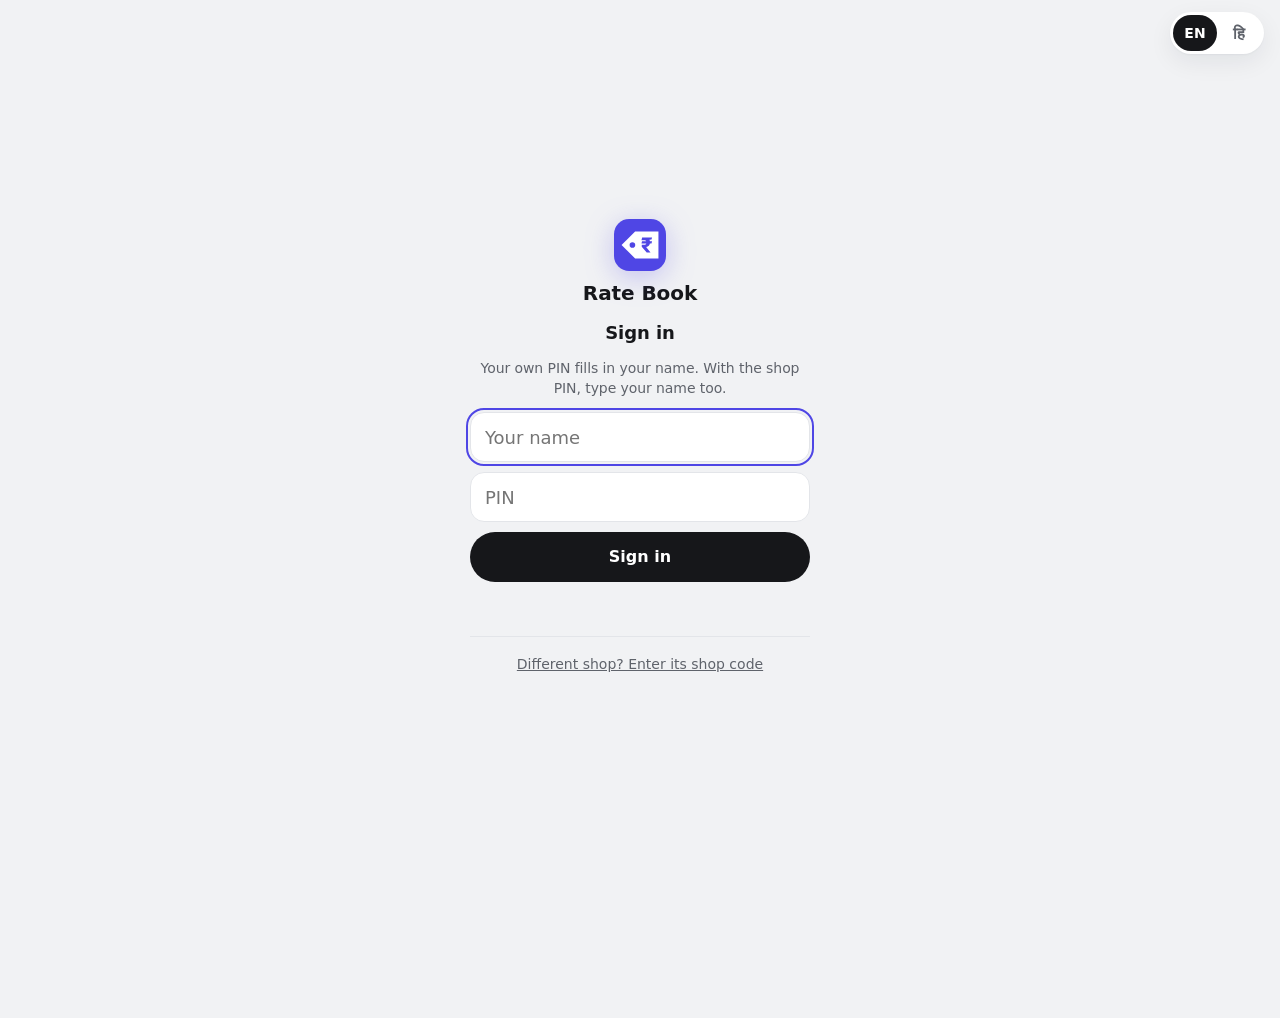
<file: index.html>
<!doctype html>
<html lang="en">
<head>
<meta charset="utf-8">
<meta http-equiv="Content-Security-Policy" content="default-src 'self'; script-src 'self' 'sha256-O0DdUv5SzPZxORAO0Huxk3kHwDS8xEzVXUN9AITphS4=' 'sha256-vpSOo+5UjEx5KYjLYBqOlggNHS2FzVE/oOc7H/H/Fms=' 'sha256-8vMHX04Oo3ZDEAP+tCYZOn7lk+lnnNXDxKnnjr053Kc='; style-src 'self' 'unsafe-inline' https://fonts.googleapis.com; font-src 'self' https://fonts.gstatic.com; img-src 'self' data: blob:; connect-src 'self' https://script.google.com https://script.googleusercontent.com; worker-src 'self'; manifest-src 'self'; object-src 'none'; base-uri 'none'; form-action 'none'">
<script>document.documentElement.classList.add("locked")</script>
<meta name="viewport" content="width=device-width,initial-scale=1,viewport-fit=cover,interactive-widget=resizes-content">
<script>/* iPhone/iPad: Safari zooms the page when a box under 16px gets focus; maximum-scale stops that (pinch zoom still works on iOS) */
if(/iP(hone|ad|od)/.test(navigator.userAgent)||(navigator.platform==="MacIntel"&&navigator.maxTouchPoints>1)){ const m=document.querySelector('meta[name=viewport]'); if(m) m.content+=",maximum-scale=1"; }</script>
<title>Rate Book</title>
<meta name="description" content="Shop price list and quick bills">
<meta name="theme-color" content="#F1F2F4">
<meta name="mobile-web-app-capable" content="yes">
<meta name="apple-mobile-web-app-capable" content="yes">
<meta name="apple-mobile-web-app-status-bar-style" content="default">
<meta name="apple-mobile-web-app-title" content="Rate Book">
<meta name="format-detection" content="telephone=no">
<link rel="manifest" href="manifest.webmanifest">
<link rel="icon" type="image/png" href="favicon-iris.png" sizes="64x64">
<link rel="icon" type="image/svg+xml" href="icon-iris.svg">
<link rel="apple-touch-icon" href="apple-touch-icon-iris.png">
<link rel="preconnect" href="https://fonts.googleapis.com">
<link rel="preconnect" href="https://fonts.gstatic.com" crossorigin>
<link rel="preconnect" href="https://fonts.gstatic.com" crossorigin>
<link rel="stylesheet" href="https://fonts.googleapis.com/css2?family=Plus+Jakarta+Sans:wght@400;500;600;700;800&family=Mukta:wght@400;500;600;700&display=swap" media="print" id="fontcss">
<script>{const l=document.getElementById("fontcss"); if(l){ if(l.sheet) l.media="all"; else l.addEventListener("load",()=>{ l.media="all"; }); }}</script>
<link rel="stylesheet" href="app.css?v=02e570daea">
</head>
<body>
<header class="top">
  <div class="bar">
    <h1 class="brand"><span class="hello" id="hello"></span><span id="shopname">Rate Book</span><span class="envbadge" id="envbadge" hidden>TEST</span><small id="count" class="num"></small></h1>
    <div class="top-acts">
      <button class="iconbtn nbell" id="nbell" hidden aria-label="Notifications"><svg viewBox="0 0 24 24" fill="none" stroke="currentColor" stroke-width="2" stroke-linecap="round" stroke-linejoin="round"><path d="M6 8a6 6 0 0 1 12 0c0 7 3 9 3 9H3s3-2 3-9"/><path d="M10.3 21a1.94 1.94 0 0 0 3.4 0"/></svg><span class="nbadge num" id="nbadge" hidden></span></button>
      <button class="iconbtn" id="cmd-open" aria-label="Change by typing or speaking"><svg viewBox="0 0 24 24" fill="none" stroke="currentColor" stroke-width="2" stroke-linecap="round" stroke-linejoin="round"><path d="m4 20 10-10M15 4v3M13.5 5.5h3M19 9v2M18 10h2M8 4v2M7 5h2"/></svg></button>
      <div class="lang" role="group" aria-label="Language">
        <button id="lang-en" aria-pressed="true">EN</button>
        <button id="lang-hi" aria-pressed="false">हि</button>
      </div>
    </div>
  </div>
  <div class="search" id="searchbox">
    <svg class="lead" viewBox="0 0 24 24" fill="none" stroke="currentColor" stroke-width="2.2" stroke-linecap="round"><circle cx="11" cy="11" r="7"/><path d="m20 20-3.5-3.5"/></svg>
    <input id="q" type="search" autocomplete="off" autocorrect="off" spellcheck="false" enterkeyhint="search" data-tp="searchPh" placeholder="Search item…">
    <button class="iconbtn clear" id="q-clear" hidden aria-label="Clear"><svg viewBox="0 0 24 24" fill="none" stroke="currentColor" stroke-width="2.4" stroke-linecap="round"><path d="M6 6l12 12M18 6 6 18"/></svg></button>
    <button class="iconbtn" id="mic" aria-label="Speak"><svg viewBox="0 0 24 24" fill="none" stroke="currentColor" stroke-width="2.2" stroke-linecap="round"><rect x="9" y="3" width="6" height="12" rx="3"/><path d="M5 11a7 7 0 0 0 14 0M12 18v3"/></svg></button>
  </div>
  <div class="mictip" id="mictip" hidden>
    <div class="kb" aria-hidden="true"><i></i><i></i><i></i><i class="m"></i><i></i><i></i><i></i><i></i></div>
    <p data-t="micTip">Now tap the mic key on your keyboard (top right) and speak. Hindi or English both work.</p>
    <button id="mictip-x" aria-label="Close"><svg width="18" height="18" viewBox="0 0 24 24" fill="none" stroke="currentColor" stroke-width="2.4" stroke-linecap="round"><path d="M6 6l12 12M18 6 6 18"/></svg></button>
  </div>
</header>

<main>
  <div class="svnote" id="sv-note" hidden></div>
  <div class="queuebar" id="queuebar" hidden></div>
  <div class="netbar" id="netbar" hidden><span class="dot"></span><span id="net-txt"></span><button id="net-refresh" data-t="refresh">Refresh</button></div>
  <div id="install-wrap"></div>
  <section id="view-items">
    <div class="codenote" id="code-note" hidden></div>
    <div class="ro lockline" id="ro-note" hidden><span data-t="readOnly2">View only. Unlock editing to change prices.</span><button class="btn ghost" data-act="unlock" data-t="unlockBtn">Unlock</button><button type="button" class="x" id="ro-x" aria-label="Close"><svg width="18" height="18" viewBox="0 0 24 24" fill="none" stroke="currentColor" stroke-width="2.4" stroke-linecap="round"><path d="M6 6l12 12M18 6 6 18"/></svg></button></div>
    <div id="setup-wrap"></div>
    <div id="cmdhint-wrap"></div>
    <div class="addto" id="addto" role="button" tabindex="0" hidden></div>
    <div class="fchips" id="fchips" role="group" aria-label="Filter"></div>
    <div class="meta"><span id="meta-l"></span><span id="meta-r"></span></div>
    <div id="suggest"></div>
    <div class="list" id="list">
      <div class="skel"></div><div class="skel"></div><div class="skel"></div>
    </div>
    <div id="list-more"></div>
  </section>

  <section id="view-bill" hidden>
    <div class="editbar movebar" id="movebar" hidden><span id="movebar-t"></span><button type="button" class="btn ghost" id="move-stop" data-t="moveStop">Stop</button></div>
    <div class="editbar" id="editbar" hidden><span id="editbar-t"></span><button type="button" class="btn ghost" id="edit-cancel" data-t="cancelEdit">Cancel editing</button></div>
    <div id="bill-search-results" class="mini-results"></div>
    <div class="heldwrap" id="heldwrap"><button type="button" class="hh hh-l" id="hh-l" hidden></button><div class="heldrow" id="heldrow" hidden role="tablist" aria-label="Open bills"></div><button type="button" class="hh hh-r" id="hh-r" hidden></button></div>
    <div class="billhead" id="billhead">
      <h2 class="bh-title" data-t="bhTitle">Customer &amp; payment</h2>
      <div class="bh-row">
        <button type="button" class="bh-no" id="bh-no-btn"><span data-t="billNoL">Bill No.</span><b class="num" id="bh-no">1</b><i id="bh-manual" hidden></i></button>
        <div class="bh-chips">
          <button type="button" class="chip-t" id="gst-chip" aria-pressed="false">GST</button>
          <button type="button" class="chip-t soft" id="igst-chip" aria-pressed="false" hidden>CGST+SGST</button>
          <button type="button" class="iconbtn sm" id="bh-more" aria-expanded="false" aria-label="More bill details"><svg width="20" height="20" viewBox="0 0 24 24" fill="none" stroke="currentColor" stroke-width="2.4" stroke-linecap="round" stroke-linejoin="round"><path d="m6 9 6 6 6-6"/></svg></button>
        </div>
      </div>
      <div class="bh-cust">
        <input id="cust" name="rb-cust-x" autocomplete="rb-cust-name" autocorrect="off" spellcheck="false" role="combobox" aria-autocomplete="list" aria-controls="sug-cust" aria-expanded="false" enterkeyhint="next" data-tp="custName" placeholder="Customer name" aria-label="Customer name">
        <div class="bh-mob">
          <input id="cust-mob" name="rb-mob-x" type="text" inputmode="tel" autocomplete="rb-cust-mob" role="combobox" aria-autocomplete="list" aria-controls="sug-cust" aria-expanded="false" maxlength="20" data-tp="custMob" placeholder="Mobile no." aria-label="Mobile no.">
          <button type="button" class="cust-x" id="cust-x" hidden aria-label="Clear customer"><svg viewBox="0 0 24 24" width="16" height="16" fill="none" stroke="currentColor" stroke-width="2.4" stroke-linecap="round"><path d="M6 6l12 12M18 6 6 18"/></svg></button>
        </div>
      </div>
      <div class="sugbox" id="sug-cust" role="listbox" hidden></div>
      <span class="err" id="mob-err"></span>
      <div class="custhint" id="cust-hint" hidden></div>
      <div class="paybar" id="paybar">
        <div class="seg" id="pay-seg" role="radiogroup" aria-label="Payment">
          <button type="button" role="radio" data-pay="paid" data-t="payPaid">Paid</button>
          <button type="button" role="radio" data-pay="credit" data-t="payCredit">Credit</button>
          <button type="button" role="radio" data-pay="part" data-t="payPart">Part paid</button>
        </div>
        <div class="pay-part" id="pay-part" hidden><label for="pay-recv" data-t="recvL">Received ₹</label><input id="pay-recv" class="num" inputmode="decimal" autocomplete="off"><span class="pay-due num" id="pay-due"></span></div>
        <div class="pm-row" id="pm-row" role="group" aria-labelledby="pm-l"><span class="pm-l" id="pm-l" data-t="pmL">Paid by</span>
          <button type="button" class="pm" data-pm="cash" aria-pressed="false"><svg viewBox="0 0 24 24" width="17" height="17" fill="none" stroke="currentColor" stroke-width="2" stroke-linecap="round" stroke-linejoin="round" aria-hidden="true"><rect x="2.5" y="6" width="19" height="12" rx="2"/><circle cx="12" cy="12" r="2.6"/><path d="M6 9.5v5M18 9.5v5"/></svg><span data-t="pmCash">Cash</span></button>
          <button type="button" class="pm" data-pm="upi" aria-pressed="false"><svg viewBox="0 0 24 24" width="17" height="17" fill="none" stroke="currentColor" stroke-width="2" stroke-linecap="round" stroke-linejoin="round" aria-hidden="true"><rect x="6.5" y="2.5" width="11" height="19" rx="2.5"/><path d="M10.5 18h3"/><path d="m10 8.5 2 4 2-4"/></svg><span data-t="pmUpi">UPI</span></button>
          <button type="button" class="pm" data-pm="cheque" aria-pressed="false"><svg viewBox="0 0 24 24" width="17" height="17" fill="none" stroke="currentColor" stroke-width="2" stroke-linecap="round" stroke-linejoin="round" aria-hidden="true"><rect x="2.5" y="5.5" width="19" height="13" rx="2"/><path d="M6 10h7M6 14h4M15 14.5l3-3"/></svg><span data-t="pmCheque">Cheque</span></button>
        </div>
      </div>
      <div id="bh-extra" hidden>
        <div class="bh-field"><label for="bill-no"><span data-t="billNoL">Bill No.</span> <span class="auto" id="bill-auto" hidden></span></label><input id="bill-no" class="num" inputmode="numeric" autocomplete="off" aria-label="Bill No." style="width:110px;text-align:right;font:700 22px/1 var(--f-display);color:var(--accent);border:1.5px dashed var(--line);background:none;border-radius:var(--r-sm);padding:4px 8px"></div>
        <div class="bh-field" id="igst-row" hidden><label for="igst-on" data-t="outState">Out of state (IGST)</label><label class="switch" style="flex:none"><input type="checkbox" id="igst-on"></label></div>
        <div class="field" id="pos-wrap" hidden><label for="pos-sel" data-t="posPick">Customer's state (place of supply)</label><select id="pos-sel"></select></div>
        <div class="field" id="cgstin-wrap" hidden><label for="cust-gstin" data-t="custGstin">Customer GSTIN (optional)</label><input id="cust-gstin" name="rb-gstin-x" autocomplete="rb-cust-gstin" autocorrect="off" spellcheck="false" role="combobox" aria-autocomplete="list" aria-controls="sug-gstin" aria-expanded="false" maxlength="15" style="text-transform:uppercase"><div class="sugbox" id="sug-gstin" role="listbox" hidden></div><span class="err" id="gstin-err"></span></div>
        <div class="bh-field po-row" id="po-wrap"><div class="po-head"><label for="po-no" data-t="poRowL">Customer PO</label><button type="button" class="po-x" id="po-x" hidden aria-label="Remove PO"><svg width="14" height="14" viewBox="0 0 24 24" fill="none" stroke="currentColor" stroke-width="2.6" stroke-linecap="round" aria-hidden="true"><path d="M6 6l12 12M18 6 6 18"/></svg><span data-t="poRemoveS">Remove</span></button></div>
          <div class="po-ins">
            <span class="po-nw"><input id="po-no" name="rb-po-x" autocomplete="off" autocorrect="off" spellcheck="false" maxlength="40" enterkeyhint="done" data-tp="poNoL" placeholder="PO number" aria-label="PO number"></span>
            <span class="po-dc" id="po-dc"><svg width="17" height="17" viewBox="0 0 24 24" fill="none" stroke="currentColor" stroke-width="2" stroke-linecap="round" aria-hidden="true"><rect x="3" y="5" width="18" height="16" rx="2"/><path d="M3 10h18M8 3v4M16 3v4"/></svg><span id="po-dl" data-t="poDateShort">Date</span><input type="date" id="po-date" aria-label="PO date"></span>
          </div>
        </div>
      </div>
    </div>
    <div class="envnote" id="bill-envnote" hidden></div>
    <div class="lastbill" id="lastbill" hidden></div>
    <div class="bi-head"><div class="bi-t"><h2 class="section-title" data-t="billItems">Bill items</h2><span class="bi-n num" id="bill-n" hidden></span></div><button type="button" class="chip-t newb" id="bill-new" hidden><svg width="13" height="13" viewBox="0 0 24 24" fill="none" stroke="currentColor" stroke-width="3" stroke-linecap="round"><path d="M12 5v14M5 12h14"/></svg><span data-t="newBillChip">New bill</span></button></div>
    <div class="list" id="bill-lines"></div>
    <div class="total" id="bill-total" hidden>
      <div class="tot-row">
        <div class="tot-sum"><div class="ts1"><span id="sum-label">Total</span><b class="num" id="bill-sum">₹0</b></div><div class="ts2"><span class="duechip num" id="bill-duechip" hidden></span><button type="button" class="profit num" id="bill-profit" hidden></button><button type="button" class="cash-open" id="cash-open" hidden aria-expanded="false"><svg width="13" height="13" viewBox="0 0 24 24" fill="none" stroke="currentColor" stroke-width="2.2" stroke-linecap="round" stroke-linejoin="round" aria-hidden="true"><rect x="2.5" y="6" width="19" height="12" rx="2"/><circle cx="12" cy="12" r="2.5"/></svg><span data-t="cashOpen">Cash given?</span></button></div></div>
        <a class="btn wa sm" id="bill-wa" target="_blank" rel="noopener"><svg width="18" height="18" viewBox="0 0 24 24" fill="currentColor" aria-hidden="true"><path d="M12 2a10 10 0 0 0-8.6 15.1L2 22l5-1.3A10 10 0 1 0 12 2zm0 18.2c-1.5 0-3-.4-4.2-1.2l-.3-.2-3 .8.8-2.9-.2-.3A8.2 8.2 0 1 1 12 20.2zm4.5-6.1c-.2-.1-1.5-.7-1.7-.8-.2-.1-.4-.1-.6.1l-.8 1c-.1.2-.3.2-.5.1a6.7 6.7 0 0 1-3.3-2.9c-.2-.4.2-.4.7-1.3.1-.2 0-.3 0-.4l-.8-1.8c-.2-.5-.4-.4-.6-.4h-.5a1 1 0 0 0-.7.3 3 3 0 0 0-.9 2.2 5.2 5.2 0 0 0 1.1 2.7 11.8 11.8 0 0 0 4.5 4c1.7.7 2.3.8 3.2.6.5-.1 1.5-.6 1.7-1.2.2-.6.2-1.1.2-1.2-.1-.1-.3-.2-.5-.3z"/></svg><span id="wa-label">Share</span></a>
        <button class="btn primary sm" id="bill-done">Done</button>
        <button type="button" class="iconbtn sm" id="tot-more" aria-expanded="false" aria-label="More options"><svg width="20" height="20" viewBox="0 0 24 24" fill="none" stroke="currentColor" stroke-width="2.4" stroke-linecap="round" stroke-linejoin="round"><path d="m6 15 6-6 6 6"/></svg></button>
        <button type="button" class="iconbtn tot-find" id="tot-find" aria-label="Find an item to add"><svg width="21" height="21" viewBox="0 0 24 24" fill="none" stroke="currentColor" stroke-width="2.4" stroke-linecap="round"><circle cx="11" cy="11" r="7"/><path d="m20 20-3.5-3.5"/></svg></button>
      </div>
      <div class="cashrow" id="cashrow" hidden>
        <label class="cash-in"><span data-t="cashGiven">Cash given</span><span class="rs">₹</span><input id="cash-in" class="num" inputmode="decimal" autocomplete="off" enterkeyhint="done" aria-label="Cash given"></label>
        <div class="cash-chips" id="cash-chips"></div>
        <div class="cash-res" id="cash-res" hidden></div>
      </div>
      <div id="tot-extra" hidden>
        <div class="gstsum num" id="gst-sum" hidden></div>
        <div id="bill-pbox"></div>
        <div class="acts">
          <button class="btn ghost" id="bill-copy" data-t="copy">Copy</button>
          <button class="btn ghost" id="bill-pdf" data-t="pdfBtn">PDF</button>
          <button class="btn ghost" id="bill-print" data-t="printBtn">Print</button>
          <button class="btn ghost" id="bill-clear" data-t="clear">Clear</button>
        </div>
      <div class="confirm" id="bill-clear-confirm" hidden>
        <span data-t="clearQ">Remove all items from this bill?</span>
        <div class="acts"><button class="btn danger" id="bill-clear-yes" data-t="yesClear">Yes, clear</button><button class="btn ghost" id="bill-clear-no" data-t="cancel">Cancel</button></div>
      </div>
      </div>
    </div>
  </section>

  <section id="view-tools" hidden>
    <h2 class="section-title" data-t="tools">Tools</h2>
    <h3 class="tl-h" data-t="tlDaily">Every day</h3>
    <div class="menu-list tl-daily">
      <button id="t-bills"><svg viewBox="0 0 24 24" fill="none" stroke="currentColor" stroke-width="2" stroke-linecap="round"><path d="M6 2h12v20l-3-2-3 2-3-2-3 2V2z"/><path d="M9 7h6M9 11h6"/><circle cx="17" cy="17" r="4" fill="var(--surface)"/><path d="m20 20 2 2"/></svg><div><b data-t="pastBills">Past bills</b><span data-t="pastBillsD">Find a bill and send it again</span></div></button>
      <button id="t-dues"><svg viewBox="0 0 24 24" fill="none" stroke="currentColor" stroke-width="2" stroke-linecap="round" stroke-linejoin="round"><path d="M4 4h12a2 2 0 0 1 2 2v14l-3-2-3 2-3-2-3 2-2-1.3V4z"/><path d="M8 9h6M8 13h4"/><circle cx="18" cy="7" r="4" fill="var(--surface)"/><path d="M18 5.2v3.6M16.6 6h2.3a.7.7 0 0 1 0 1.4h-1.8a.7.7 0 0 0 0 1.4h2.3"/></svg><div><b data-t="duesT">Credit (Udhaar)</b><span id="t-dues-sub" data-t="duesD">Who owes money, and record payments</span></div></button>
      <button id="t-custs"><svg viewBox="0 0 24 24" fill="none" stroke="currentColor" stroke-width="2" stroke-linecap="round" stroke-linejoin="round"><circle cx="9" cy="8" r="3.5"/><path d="M2.5 20a6.5 6.5 0 0 1 13 0"/><path d="M16 4.5a3.5 3.5 0 0 1 0 7M18 20a6 6 0 0 0-2.5-4.9"/></svg><div><b data-t="cuT">Customers</b><span data-t="cuToolD">Everyone who bought, their details and bills</span></div></button>
      <button id="t-vendors" data-w><svg viewBox="0 0 24 24" fill="none" stroke="currentColor" stroke-width="2" stroke-linecap="round" stroke-linejoin="round"><path d="M3 9l1.5-5h15L21 9"/><path d="M4 9v11h16V9"/><path d="M3 9h18M9 20v-6h6v6"/></svg><div><b data-t="vTitle">Vendors</b><span data-t="vToolD">Bills from suppliers, payments, what you owe</span></div></button>
      <button id="t-reports" hidden><svg viewBox="0 0 24 24" fill="none" stroke="currentColor" stroke-width="2" stroke-linecap="round" stroke-linejoin="round"><path d="M4 20V10M10 20V4M16 20v-7M22 20H2"/></svg><div><b data-t="repT">Reports</b><span data-t="repD">Sales, top items, GST summary and files for your CA</span></div></button>
      <button id="t-sum" hidden><svg viewBox="0 0 24 24" fill="none" stroke="currentColor" stroke-width="2" stroke-linecap="round" stroke-linejoin="round"><path d="M21 11.5a8.4 8.4 0 0 1-12.4 7.4L3 21l2.1-5.5A8.4 8.4 0 1 1 21 11.5z"/><path d="M9 10h6M9 13.5h4"/></svg><div><b data-t="smT">Today's summary</b><span data-t="smD">Today's sales, profit, money in, credit and what to do, ready to send on WhatsApp</span></div></button>
      <button id="t-biz" hidden><svg viewBox="0 0 24 24" fill="none" stroke="currentColor" stroke-width="2" stroke-linecap="round" stroke-linejoin="round"><path d="M3 12h4l3-8 4 16 3-8h4"/></svg><div><b data-t="bizT">Business dashboard</b><span data-t="bizD">What to do today, margins, credit and what to reorder. Opens in the browser.</span></div></button>
    </div>
    <h3 class="tl-h" data-t="tlItems">Prices &amp; items</h3>
    <div class="menu-list">
      <button id="t-cmd" data-w><svg viewBox="0 0 24 24" fill="none" stroke="currentColor" stroke-width="2" stroke-linecap="round" stroke-linejoin="round"><path d="m4 20 10-10M15 4v3M13.5 5.5h3M19 9v2M18 10h2M8 4v2M7 5h2"/></svg><div><b data-t="cmdTitle">Change by typing or speaking</b><span data-t="cmdD">"add 51 micron bag 1kg rates 110 and 120"</span></div></button>
      <button id="t-add" data-w><svg viewBox="0 0 24 24" fill="none" stroke="currentColor" stroke-width="2" stroke-linecap="round"><path d="M12 5v14M5 12h14"/></svg><div><b data-t="addItem">Add item</b><span data-t="addItemD">One item with photo</span></div></button>
      <button id="t-bulkadd" data-w><svg viewBox="0 0 24 24" fill="none" stroke="currentColor" stroke-width="2" stroke-linecap="round"><rect x="3" y="4" width="18" height="16" rx="2"/><path d="M3 10h18M9 4v16"/></svg><div><b data-t="bulkAdd">Bulk add</b><span data-t="bulkAddD">Type rows or paste a list from Excel / WhatsApp</span></div></button>
      <button id="t-bulkedit" data-w><svg viewBox="0 0 24 24" fill="none" stroke="currentColor" stroke-width="2" stroke-linecap="round"><path d="M4 20h4L19 9l-4-4L4 16v4z"/><path d="m13 7 4 4"/></svg><div><b data-t="bulkEdit">Bulk edit prices</b><span data-t="bulkEditD">Change many rates at once, or raise by %</span></div></button>
      <button id="t-groups" data-w><svg viewBox="0 0 24 24" fill="none" stroke="currentColor" stroke-width="2" stroke-linecap="round" stroke-linejoin="round"><path d="M3 7l9-4 9 4-9 4-9-4z"/><path d="M3 12l9 4 9-4M3 17l9 4 9-4"/></svg><div><b data-t="grpT">Groups &amp; other names</b><span data-t="grpToolD">Sort items into groups, add names customers use</span></div></button>
      <button id="t-hindi" data-w><svg viewBox="0 0 24 24" fill="none" stroke="currentColor" stroke-width="2" stroke-linecap="round" stroke-linejoin="round"><path d="M4 5h8M8 3v2M5 9c1.5 3 4 5 7 6M11 5c-1 4-3.5 7.5-7 10"/><path d="m13 21 4-9 4 9M14.5 18h5"/></svg><div><b data-t="toHindiT">Convert names to Hindi</b><span data-t="toHindiD">Write every item name in Hindi letters</span></div></button>
    </div>
    <h3 class="tl-h" data-t="tlApp">App</h3>
    <div class="menu-list">
      <button id="t-settings"><svg viewBox="0 0 24 24" fill="none" stroke="currentColor" stroke-width="2" stroke-linecap="round"><path d="M4 6h10M18 6h2M4 12h4M12 12h8M4 18h12M20 18h0"/><circle cx="16" cy="6" r="2"/><circle cx="10" cy="12" r="2"/><circle cx="18" cy="18" r="2"/></svg><div><b data-t="settings">Settings</b><span data-t="settingsD">Shop name, units, rounding, bill footer</span></div></button>
      <button id="t-unlock"><svg viewBox="0 0 24 24" fill="none" stroke="currentColor" stroke-width="2" stroke-linecap="round"><rect x="4" y="11" width="16" height="10" rx="2"/><path d="M8 11V7a4 4 0 0 1 8 0v4"/></svg><div><b id="t-unlock-t"></b><span id="t-unlock-d"></span></div></button>
      <button id="t-install" hidden><svg viewBox="0 0 24 24" fill="none" stroke="currentColor" stroke-width="2" stroke-linecap="round"><path d="M12 3v12M7 10l5 5 5-5M5 21h14"/></svg><div><b data-t="installT">Install Rate Book</b><span data-t="installD">Adds an icon to your home screen. Works offline.</span></div></button>
    </div>
  </section>
</main>

<button type="button" class="tocust" id="tocust" aria-label="Go to customer &amp; payment" tabindex="-1"><svg viewBox="0 0 24 24" width="20" height="20" fill="none" stroke="currentColor" stroke-width="2.6" stroke-linecap="round" stroke-linejoin="round" aria-hidden="true"><path d="m6 9 6 6 6-6"/></svg></button>
<button type="button" class="bsfab" id="bsfab" aria-label="Search item to add to bill"><svg viewBox="0 0 24 24" fill="none" stroke="currentColor" stroke-width="2.4" stroke-linecap="round" stroke-linejoin="round"><circle cx="11" cy="11" r="7"/><path d="m20 20-3.5-3.5"/></svg></button>
<button class="fab" id="fab" hidden><svg viewBox="0 0 24 24" fill="none" stroke="currentColor" stroke-width="2.6" stroke-linecap="round"><path d="M12 5v14M5 12h14"/></svg><span data-t="add">Add</span></button>

<div id="rise" aria-live="polite"></div>
<div id="dock" hidden></div>

<nav class="tabs" role="tablist">
  <div class="side-head" aria-hidden="true"><span class="side-logo"><svg viewBox="0 0 48 48" width="40" height="40"><rect width="48" height="48" rx="14" fill="#4F46E5"/><g transform="translate(24 24) scale(1) translate(-24 -24)"><path d="M7 24 19.5 11.5H41v25H19.5z" fill="#fff"/><circle cx="17" cy="24" r="2.6" fill="#4F46E5"/><g fill="#4F46E5"><path transform="translate(24.627 31) scale(0.009396 -0.009396)" d="M1118 1115H910C901 1174 883 1227 855 1273L1063 1274L1119 1490H142L78 1207H347C450 1207 513 1172 545 1115H132L78 903H556C526 828 458 774 347 774H106L105 575L592 0H966V14L536 542L550 548C761 612 873 722 906 903H1063Z"/></g></g></svg></span><b>Rate Book</b></div>
  <button role="tab" id="tab-items" aria-selected="true"><svg viewBox="0 0 24 24" fill="none" stroke="currentColor" stroke-width="2" stroke-linecap="round"><path d="M20.6 13.4 13.4 20.6a2 2 0 0 1-2.8 0L3 13V3h10l7.6 7.6a2 2 0 0 1 0 2.8z"/><circle cx="7.5" cy="7.5" r="1.5"/></svg><span data-t="tabPrices">Prices</span></button>
  <button role="tab" id="tab-bill" aria-selected="false"><svg viewBox="0 0 24 24" fill="none" stroke="currentColor" stroke-width="2" stroke-linecap="round"><path d="M6 2h12v20l-3-2-3 2-3-2-3 2V2z"/><path d="M9 7h6M9 11h6M9 15h4"/></svg><span data-t="tabBill">Bill</span><span class="badge num" id="bill-badge" hidden>0</span></button>
  <button role="tab" id="tab-tools" aria-selected="false"><svg viewBox="0 0 24 24" fill="none" stroke="currentColor" stroke-width="2" stroke-linecap="round"><rect x="3" y="3" width="7" height="7" rx="1.5"/><rect x="14" y="3" width="7" height="7" rx="1.5"/><rect x="3" y="14" width="7" height="7" rx="1.5"/><rect x="14" y="14" width="7" height="7" rx="1.5"/></svg><span data-t="tabTools">Tools</span></button>
  <div class="side-foot" id="side-foot"></div>
</nav>

<div class="scrim" id="scrim" hidden></div>
<div class="sheet" id="sheet" hidden role="dialog" aria-modal="true">
  <div class="grab"></div>
  <div class="sheet-h"><button class="iconbtn" id="sheet-back" hidden aria-label="Back"><svg viewBox="0 0 24 24" fill="none" stroke="currentColor" stroke-width="2.4" stroke-linecap="round" stroke-linejoin="round"><path d="M15 5l-7 7 7 7"/></svg></button><h2 id="sheet-title"></h2><button class="iconbtn" id="sheet-close" aria-label="Close"><svg viewBox="0 0 24 24" fill="none" stroke="currentColor" stroke-width="2.4" stroke-linecap="round"><path d="M6 6l12 12M18 6 6 18"/></svg></button></div>
  <div class="sheet-b" id="sheet-body"></div>
  <div class="sheet-f" id="sheet-foot" hidden></div>
</div>
<div class="picker" id="picker" hidden role="dialog" aria-modal="true">
  <div class="picker-card">
    <h3 id="picker-title"></h3>
    <div class="pick-grid" id="picker-grid"></div>
    <div class="pick-other"><input id="picker-other" autocomplete="off"><button class="btn primary" id="picker-ok"></button></div>
  </div>
</div>
<div class="toast" id="toast" role="status"></div>
<button type="button" id="nslide" aria-live="polite"></button>
<div class="topbar" id="topbar" aria-hidden="true"></div>
<input type="file" id="file" accept="image/*" hidden>

<script src="strings.js?v=897ae6e6f8"></script>
<script src="shops.js?v=bd632092af"></script>
<script src="money.js?v=299635b62f"></script>
<script src="search.js?v=82651aadcd"></script>
<script src="print.js?v=dd5e02c6fc"></script>
<script src="reports.js?v=f7e21e3996"></script>
<script src="settings.js?v=94194b5181"></script>
<script src="bills.js?v=34cd7ed50d"></script>
<script src="customers.js?v=40c3e0cb29"></script>
<script src="lock.js?v=d93cb75f5a"></script>
<script src="vendors.js?v=c55789c0ec"></script>
<script src="prices.js?v=2e924e168f"></script>
<script src="billing.js?v=a94413b247"></script>
<script src="app.js?v=403e9a58b0"></script>
</body>
</html>
</file>
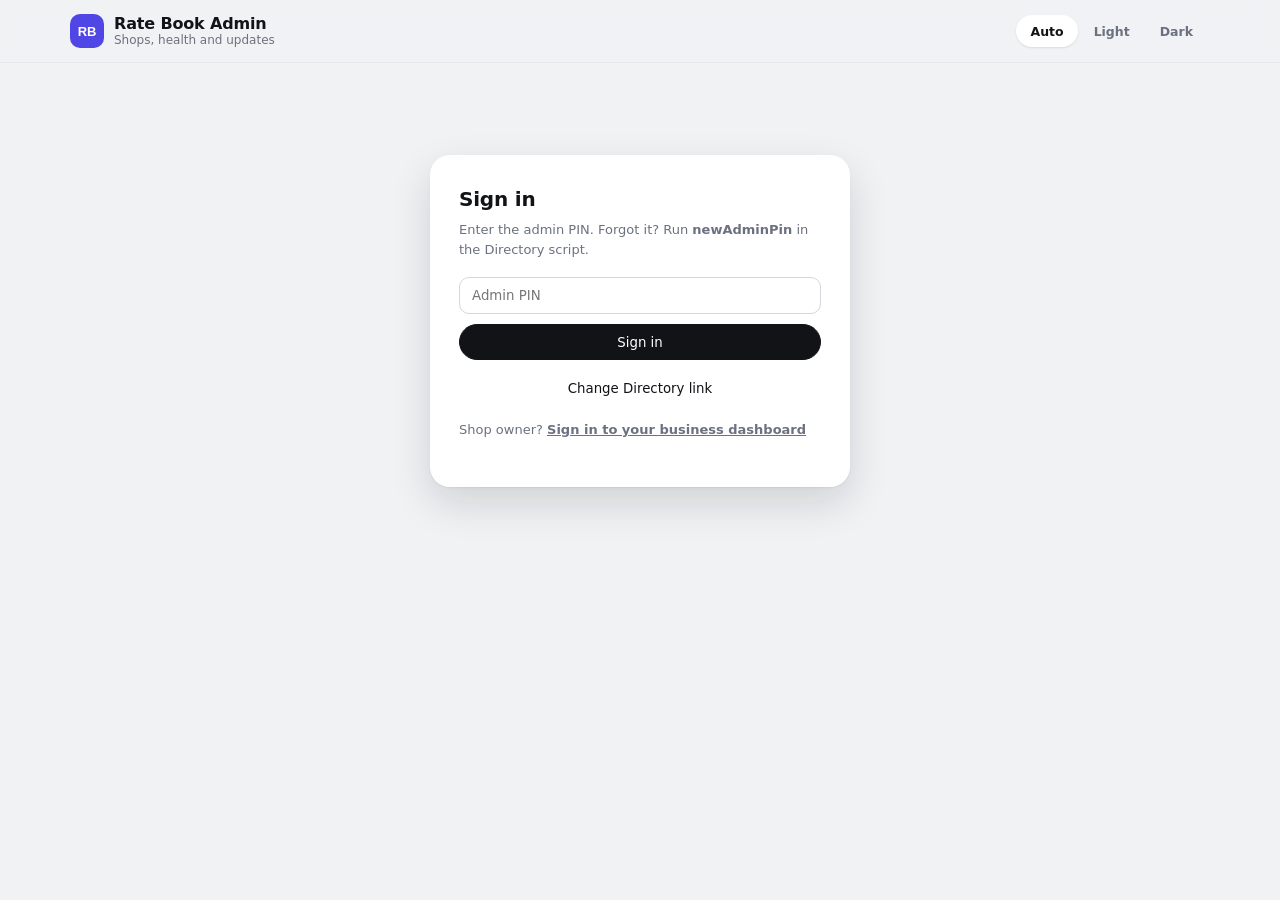
<file: admin.html>
<!doctype html>
<html lang="en">
<head>
<meta charset="utf-8">
<meta http-equiv="Content-Security-Policy" content="default-src 'self'; script-src 'self' 'sha256-qC1rdFWgyxCMfcDaM7REKSdCi7tMgMNiZ/4V/h8FP00=' 'sha256-8vMHX04Oo3ZDEAP+tCYZOn7lk+lnnNXDxKnnjr053Kc=' 'sha256-GdSqiYA/NUYw+O+d0Wex0KiP6+a+dxtI+NZGtM2aU3A='; style-src 'self' 'unsafe-inline' https://fonts.googleapis.com; font-src 'self' https://fonts.gstatic.com; img-src 'self' data: blob:; connect-src 'self' https://script.google.com https://script.googleusercontent.com; worker-src 'self'; manifest-src 'self'; object-src 'none'; base-uri 'none'; form-action 'none'">
<meta name="viewport" content="width=device-width,initial-scale=1,viewport-fit=cover">
<meta name="robots" content="noindex">
<title>Rate Book Admin</title>
<script>try{const t=JSON.parse(localStorage.getItem("rbadm_theme")||'""');if(t==="light"||t==="dark")document.documentElement.dataset.theme=t;}catch{}</script>
<link rel="icon" href="favicon-iris.png" sizes="64x64">
<link rel="icon" type="image/svg+xml" href="icon-iris.svg">
<link rel="preconnect" href="https://fonts.googleapis.com"><link rel="preconnect" href="https://fonts.gstatic.com" crossorigin>
<link rel="stylesheet" href="https://fonts.googleapis.com/css2?family=Plus+Jakarta+Sans:wght@400;500;600;700;800&family=JetBrains+Mono:wght@500&display=swap" media="print" id="fontcss"><script>{const l=document.getElementById("fontcss"); if(l){ if(l.sheet) l.media="all"; else l.addEventListener("load",()=>{ l.media="all"; }); }}</script>
<style>
/* Colours: ink for primary, Iris accent from the app, green/amber/red for status. Corners and shadows: see "Look refresh" at the end. */
:root{--bg:#F4F5F7;--surface:#fff;--surface-2:#F0F1F4;--surface-3:#E7E9EE;--fg:#111317;--muted:#6B7180;--line:#E2E4E9;--line-2:#D3D6DD;--ink:#111317;--ink-fg:#fff;--accent:#4F46E5;
  --good:#16794A;--good-bg:#E5F4EC;--warn:#9A5B05;--warn-bg:#FBF0DC;--bad:#B3261E;--bad-bg:#FBE7E5;--shadow:0 1px 2px rgba(17,19,23,.05),0 8px 24px -12px rgba(17,19,23,.12);color-scheme:light}
@media (prefers-color-scheme:dark){:root:not([data-theme="light"]){--bg:#0D0E10;--surface:#16171A;--surface-2:#1D1F23;--surface-3:#272A2F;--fg:#F2F3F5;--muted:#9A9FAA;--line:#2A2D33;--line-2:#363940;--ink:#F2F3F5;--ink-fg:#111317;--accent:#A5A6FF;
  --good:#5BC28A;--good-bg:#15291F;--warn:#E3A44A;--warn-bg:#2B2213;--bad:#F08A80;--bad-bg:#301A18;--shadow:0 1px 2px rgba(0,0,0,.4),0 8px 24px -12px rgba(0,0,0,.6);color-scheme:dark}}
:root[data-theme="dark"]{--bg:#0D0E10;--surface:#16171A;--surface-2:#1D1F23;--surface-3:#272A2F;--fg:#F2F3F5;--muted:#9A9FAA;--line:#2A2D33;--line-2:#363940;--ink:#F2F3F5;--ink-fg:#111317;--accent:#A5A6FF;
  --good:#5BC28A;--good-bg:#15291F;--warn:#E3A44A;--warn-bg:#2B2213;--bad:#F08A80;--bad-bg:#301A18;--shadow:0 1px 2px rgba(0,0,0,.4),0 8px 24px -12px rgba(0,0,0,.6);color-scheme:dark}
*{box-sizing:border-box}
html{-webkit-text-size-adjust:100%}
body{margin:0;background:var(--bg);color:var(--fg);font:15px/1.5 "Plus Jakarta Sans",system-ui,-apple-system,"Segoe UI",Roboto,sans-serif;-webkit-font-smoothing:antialiased}
a{color:inherit}
.mono,code{font-family:"JetBrains Mono",ui-monospace,SFMono-Regular,Menlo,monospace;font-size:12.5px;word-break:break-all}
code{background:var(--surface-2);padding:1px 5px}
.muted{color:var(--muted)}.small{font-size:13px}
[hidden]{display:none!important}
/* loading bar at the very top while the dashboard talks to Google */
#bar{position:fixed;inset:0 0 auto 0;height:3px;z-index:60;overflow:hidden;opacity:0;transition:opacity .2s}
body.loading #bar{opacity:1}
#bar::before{content:"";position:absolute;inset:0;width:40%;background:var(--accent);animation:bar 1.1s cubic-bezier(.4,0,.2,1) infinite}
@keyframes bar{from{transform:translateX(-100%)}to{transform:translateX(260%)}}
/* top bar */
header{position:sticky;top:0;z-index:30;background:color-mix(in srgb,var(--bg) 82%,transparent);backdrop-filter:saturate(1.4) blur(12px);-webkit-backdrop-filter:saturate(1.4) blur(12px);border-bottom:1px solid var(--line)}
.hwrap{max-width:1180px;margin:0 auto;padding:12px 20px;display:flex;align-items:center;gap:14px;flex-wrap:wrap}
.brand{display:flex;align-items:center;gap:10px;margin-right:auto;min-width:0}
.logo{width:34px;height:34px;background:var(--ink);color:var(--ink-fg);display:grid;place-items:center;font:800 13px/1 "Plus Jakarta Sans",sans-serif;letter-spacing:-.02em;flex:none}
.brand b{display:block;font-size:16px;font-weight:800;letter-spacing:-.01em;line-height:1.2}
.brand small{display:block;font-size:12px;color:var(--muted);line-height:1.2}
.hacts{display:flex;align-items:center;gap:8px;flex-wrap:wrap}
main{max-width:1180px;margin:0 auto;padding:20px 20px 80px}
/* buttons */
button,.btn{appearance:none;display:inline-flex;align-items:center;justify-content:center;gap:7px;min-height:36px;padding:7px 13px;border:1px solid var(--line-2);background:var(--surface);color:var(--fg);border-radius:0;font:600 13.5px/1.2 inherit;font-family:inherit;cursor:pointer;text-decoration:none;white-space:nowrap;transition:background .15s,border-color .15s,color .15s,transform .08s,box-shadow .15s}
button:hover,.btn:hover{background:var(--surface-2);border-color:var(--line-2)}
button:active,.btn:active{transform:translateY(1px)}
button:focus-visible,.btn:focus-visible,input:focus-visible,select:focus-visible,textarea:focus-visible,summary:focus-visible{outline:2px solid var(--accent);outline-offset:2px}
button.primary,.btn.primary{background:var(--ink);color:var(--ink-fg);border-color:var(--ink)}
button.primary:hover{background:color-mix(in srgb,var(--ink) 86%,var(--bg))}
button.ghost{background:transparent;border-color:transparent}
button.ghost:hover{background:var(--surface-2)}
button.danger{color:var(--bad)}
button.danger-fill{background:var(--bad);border-color:var(--bad);color:#fff}
button[disabled]{opacity:.55;cursor:default;transform:none}
button[aria-busy="true"]{opacity:1;cursor:progress}
.ic{width:16px;height:16px;flex:none}
button.icon{padding:7px;min-width:36px}
.ld{display:inline-block;width:14px;height:14px;border:2px solid color-mix(in srgb,currentColor 25%,transparent);border-top-color:currentColor;border-radius:50%;animation:sp .7s linear infinite;flex:none}
@keyframes sp{to{transform:rotate(360deg)}}
.spin .ic{animation:sp .8s linear infinite}
/* segmented controls */
.seg{display:inline-flex;border:1px solid var(--line-2);background:var(--surface)}
.seg button{border:0;border-right:1px solid var(--line-2);min-height:32px;padding:5px 11px;font-size:12.5px;color:var(--muted);background:transparent}
.seg button:last-child{border-right:0}
.seg button.on{background:var(--ink);color:var(--ink-fg)}
/* inputs */
input,select,textarea{width:100%;border:1px solid var(--line-2);background:var(--surface);color:var(--fg);border-radius:0;padding:10px 12px;font:15px/1.3 inherit;font-family:inherit}
textarea{min-height:90px;resize:vertical}
label{display:grid;gap:6px;font-size:12.5px;font-weight:600;color:var(--muted)}
.form{display:grid;gap:14px;grid-template-columns:repeat(auto-fill,minmax(230px,1fr))}
.form .full{grid-column:1/-1}
.err{color:var(--bad);font-size:13.5px;min-height:0}
.err:empty{display:none}
.note{background:var(--surface-2);padding:12px 14px;font-size:14px;line-height:1.6}
/* sign-in / setup */
.gate{max-width:420px;margin:8vh auto 0;background:var(--surface);border:1px solid var(--line);box-shadow:var(--shadow);padding:28px}
.gate h2{margin:0 0 6px;font-size:20px;letter-spacing:-.01em}
.gate p{margin:0 0 18px}
.gate form,.gate .stack{display:grid;gap:10px}
/* overview */
.ov{display:grid;grid-template-columns:repeat(4,minmax(0,1fr));gap:12px;margin-bottom:22px}
.kpi{background:var(--surface);border:1px solid var(--line);padding:14px 16px;box-shadow:var(--shadow)}
.kpi span{display:block;font-size:12px;font-weight:600;color:var(--muted);text-transform:uppercase;letter-spacing:.05em}
.kpi b{display:block;font-size:26px;font-weight:800;letter-spacing:-.03em;font-variant-numeric:tabular-nums;margin-top:4px;line-height:1.1}
.kpi small{display:block;font-size:12.5px;color:var(--muted);margin-top:3px;font-variant-numeric:tabular-nums}
.kpi.bad b{color:var(--bad)}
.sechead{display:flex;align-items:center;gap:10px;flex-wrap:wrap;margin:6px 0 12px}
.sechead h2{margin:0 auto 0 0;font-size:18px;letter-spacing:-.01em}
.sechead .ver{font-size:13px;color:var(--muted)}
.sechead .ver b{color:var(--fg)}
/* shop cards */
.grid{display:grid;grid-template-columns:repeat(auto-fill,minmax(360px,1fr));gap:16px}
.card{background:var(--surface);border:1px solid var(--line);box-shadow:var(--shadow);display:flex;flex-direction:column;min-width:0}
.c-head{display:flex;gap:12px;align-items:flex-start;padding:16px 16px 12px}
.av{width:42px;height:42px;flex:none;display:grid;place-items:center;background:var(--surface-3);font:800 16px/1 inherit;font-family:inherit;letter-spacing:-.02em}
.card.main .av{background:var(--ink);color:var(--ink-fg)}
.c-title{min-width:0;flex:1}
.c-title b{display:block;font-size:16px;font-weight:800;letter-spacing:-.01em;overflow:hidden;text-overflow:ellipsis;white-space:nowrap}
.c-title .mono{color:var(--muted);font-size:11.5px}
.c-side{display:grid;justify-items:end;gap:6px;flex:none}
.badge{display:inline-flex;align-items:center;gap:6px;padding:3px 9px;font-size:12px;font-weight:700;background:var(--surface-2);color:var(--muted);white-space:nowrap}
.badge i{width:7px;height:7px;border-radius:50%;background:currentColor;flex:none}
.badge.live{background:var(--good-bg);color:var(--good)}
.badge.live i{box-shadow:0 0 0 0 color-mix(in srgb,var(--good) 60%,transparent);animation:pulse 2.4s infinite}
@keyframes pulse{0%{box-shadow:0 0 0 0 color-mix(in srgb,var(--good) 55%,transparent)}70%{box-shadow:0 0 0 7px transparent}100%{box-shadow:0 0 0 0 transparent}}
.badge.paused,.badge.needs-auth,.badge.setup,.badge.warn{background:var(--warn-bg);color:var(--warn)}
.badge.bad{background:var(--bad-bg);color:var(--bad)}
.badge.test{background:var(--warn-bg);color:var(--warn);font-size:10.5px;padding:2px 6px;letter-spacing:.06em}
.vchip{font-size:12px;color:var(--muted);white-space:nowrap}
.vchip.old{color:var(--warn);font-weight:700}
.c-body{padding:0 16px 14px;display:grid;gap:12px}
.stats{display:grid;grid-template-columns:repeat(3,minmax(0,1fr));border:1px solid var(--line)}
.stat{padding:10px 12px;border-right:1px solid var(--line);border-bottom:1px solid var(--line);min-width:0}
.stat:nth-child(3n){border-right:0}.stat:nth-last-child(-n+3){border-bottom:0}
.stat span{display:block;font-size:11.5px;color:var(--muted);white-space:nowrap;overflow:hidden;text-overflow:ellipsis}
.stat b{display:block;font-size:17px;font-weight:800;letter-spacing:-.02em;font-variant-numeric:tabular-nums;white-space:nowrap;overflow:hidden;text-overflow:ellipsis}
.stat small{display:block;font-size:11.5px;color:var(--muted);font-variant-numeric:tabular-nums;white-space:nowrap;overflow:hidden;text-overflow:ellipsis}
.stat small.t{color:var(--warn)}
.skel{height:174px;background:linear-gradient(90deg,var(--surface-2) 0,var(--surface-3) 40%,var(--surface-2) 80%);background-size:300% 100%;animation:sh 1.3s linear infinite}
@keyframes sh{from{background-position:100% 0}to{background-position:-100% 0}}
.meta{display:flex;flex-wrap:wrap;gap:4px 14px;font-size:12.5px;color:var(--muted)}
.meta b{color:var(--fg);font-weight:600}
.callout{background:var(--warn-bg);color:var(--fg);padding:10px 12px;font-size:13.5px;border-left:3px solid var(--warn)}
.callout a{font-weight:700}
.upbar{display:flex;align-items:center;gap:10px;justify-content:space-between;background:color-mix(in srgb,var(--accent) 9%,var(--surface));border-left:3px solid var(--accent);padding:8px 8px 8px 12px;font-size:13.5px}
.upbar button{min-height:32px;padding:5px 11px;font-size:12.5px}
.kpi.click{cursor:pointer;text-align:left;font:inherit;color:inherit;display:block;width:100%;border-radius:0}
.kpi.click:hover{border-color:var(--line-2);background:var(--surface)}
.errlink{color:var(--bad);font-weight:700;cursor:pointer;text-decoration:underline;background:none;border:0;padding:0;min-height:0;font-size:12.5px}
.errlink:hover{background:none}
.loglink{color:var(--muted);cursor:pointer;text-decoration:underline;background:none;border:0;padding:0;min-height:0;font-size:12.5px;font-weight:500}
.loglink:hover{background:none}
.c-foot{margin-top:auto;border-top:1px solid var(--line);padding:10px 12px;display:flex;flex-wrap:wrap;gap:6px;align-items:center}
.c-foot .grow{flex:1}
.c-foot button,.c-foot .btn{min-height:32px;padding:5px 10px;font-size:12.5px}
.c-msg{padding:0 16px 12px;font-size:13px}
.c-msg:empty{display:none}
.c-msg.ok{color:var(--good)}
.more{position:relative}
.more summary{list-style:none;display:inline-flex;align-items:center;gap:6px;min-height:32px;padding:5px 10px;border:1px solid var(--line-2);font-size:12.5px;font-weight:600;cursor:pointer;background:var(--surface)}
.more summary::-webkit-details-marker{display:none}
.more[open] summary{background:var(--surface-2)}
.menu{position:absolute;right:0;bottom:calc(100% + 6px);z-index:20;background:var(--surface);border:1px solid var(--line-2);box-shadow:var(--shadow);min-width:200px;display:grid;padding:4px}
.menu button{justify-content:flex-start;border:0;min-height:36px;font-weight:500}
.menu hr{border:0;border-top:1px solid var(--line);margin:4px 0}
.empty{grid-column:1/-1;background:var(--surface);border:1px dashed var(--line-2);padding:28px;text-align:center;color:var(--muted)}
/* panels (create shop, register, notes, delete, errors) as a dialog */
.ovl{position:fixed;inset:0;z-index:50;background:rgba(10,11,13,.45);display:grid;place-items:start center;overflow:auto;padding:6vh 16px 40px;animation:fade .15s ease-out}
@keyframes fade{from{opacity:0}}
.panel{width:min(640px,100%);background:var(--surface);border:1px solid var(--line);box-shadow:0 30px 80px -20px rgba(0,0,0,.45);animation:rise .2s cubic-bezier(.2,.8,.2,1)}
@keyframes rise{from{transform:translateY(10px);opacity:.4}}
.p-head{display:flex;align-items:center;gap:10px;padding:16px 18px;border-bottom:1px solid var(--line)}
.p-head h2{margin:0 auto 0 0;font-size:17px;letter-spacing:-.01em}
.p-body{padding:18px;display:grid;gap:14px}
.p-body p{margin:0}
.p-acts{display:flex;gap:8px;flex-wrap:wrap;align-items:center}
.pin-big{font:800 40px/1.1 ui-monospace,SFMono-Regular,Menlo,monospace;letter-spacing:.18em;font-variant-numeric:tabular-nums;margin:4px 0 12px;user-select:all}
.panel.danger .p-head{border-bottom-color:var(--bad)}
.panel.danger .p-head h2{color:var(--bad)}
.chk{display:flex;gap:10px;align-items:flex-start;color:var(--fg);font-weight:500;font-size:13.5px}
.chk input{width:auto;margin-top:3px}
.steps{display:grid;gap:10px;counter-reset:s}
.steps>div{display:grid;grid-template-columns:28px 1fr;gap:10px;align-items:start}
.steps>div::before{counter-increment:s;content:counter(s);width:24px;height:24px;display:grid;place-items:center;background:var(--ink);color:var(--ink-fg);font-weight:800;font-size:12.5px}
/* errors list */
.errs{border:1px solid var(--line)}
.erow{padding:12px 14px;border-bottom:1px solid var(--line);font-size:14px}
.erow:last-child{border-bottom:0}
.erow .top{display:flex;justify-content:space-between;gap:8px;flex-wrap:wrap}
.erow .k{display:inline-block;padding:1px 6px;font-size:10.5px;font-weight:800;text-transform:uppercase;letter-spacing:.05em;background:var(--surface-2)}
.erow .k.phone{background:var(--warn-bg);color:var(--warn)}.erow .k.sheet{background:var(--bad-bg);color:var(--bad)}
.erow details{margin-top:6px}.erow summary{cursor:pointer;color:var(--muted);font-size:13px}
.erow pre{white-space:pre-wrap;word-break:break-word;font-size:12px;margin:6px 0 0;background:var(--surface-2);padding:8px}
/* toast */
#toast{position:fixed;left:50%;bottom:24px;z-index:70;transform:translate(-50%,20px);background:var(--ink);color:var(--ink-fg);padding:11px 16px;font-size:14px;font-weight:600;box-shadow:var(--shadow);opacity:0;pointer-events:none;transition:opacity .2s,transform .2s;max-width:min(560px,calc(100vw - 32px));display:flex;gap:8px;align-items:center}
#toast.show{opacity:1;transform:translate(-50%,0)}
#rfpill{position:fixed;left:50%;bottom:20px;z-index:66;transform:translate(-50%,8px);display:flex;align-items:center;gap:6px;padding:6px 12px;background:var(--surface);color:var(--muted);border:1px solid var(--line-2);border-radius:999px;font-size:12.5px;font-weight:600;box-shadow:var(--shadow);opacity:0;pointer-events:none;transition:opacity .2s,transform .2s}
#rfpill.show{opacity:1;transform:translate(-50%,0)}
#rfpill svg{width:14px;height:14px}
@media (prefers-reduced-motion:reduce){#rfpill{transition:opacity .15s}}
#toast.bad{background:var(--bad);color:#fff}
/* shop cards open the shop's own page */
.card.go{cursor:pointer;transition:border-color .15s}
.card.go:hover{border-color:var(--line-2)}
/* a shop's own page (#shop/<code>): sections stacked, nothing hidden behind a tap; on a laptop the small ones sit side by side */
:root{--s1:#4F46E5;--s2:#0E9AA7}
@media (prefers-color-scheme:dark){:root:not([data-theme="light"]){--s1:#6E6BF0;--s2:#159AA6}}
:root[data-theme="dark"]{--s1:#6E6BF0;--s2:#159AA6}
.back{display:inline-flex;align-items:center;gap:6px;font-size:13.5px;font-weight:600;color:var(--muted);background:none;border:0;padding:4px 0;min-height:32px;cursor:pointer}
.back:hover{background:none;color:var(--fg)}
.sp-head{display:flex;gap:14px;align-items:flex-start;flex-wrap:wrap;margin:6px 0 14px}
.sp-head .c-title b{white-space:normal;font-size:22px;letter-spacing:-.02em}
.sp-head .c-side{justify-items:start;grid-auto-flow:column;align-items:center}
.sp-nav{display:flex;flex-wrap:wrap;gap:6px;margin:0 0 16px}
.sp-nav a{font-size:13px;font-weight:600;padding:6px 12px;border:1px solid var(--line-2);background:var(--surface);text-decoration:none}
.sp-nav a:hover{background:var(--surface-2)}
.sp-grid{display:grid;gap:16px}
.sec{background:var(--surface);border:1px solid var(--line);box-shadow:var(--shadow);padding:16px;min-width:0;scroll-margin-top:76px}
.sec>h3{margin:0 0 4px;font-size:17px;letter-spacing:-.01em}
.sec>.sub{margin:0 0 14px;color:var(--muted);font-size:13.5px}
.sec.dim{opacity:.6;transition:opacity .2s}
.tiles{display:grid;grid-template-columns:repeat(2,minmax(0,1fr));border:1px solid var(--line)}
@media (min-width:720px){.tiles{grid-template-columns:repeat(4,minmax(0,1fr))}}
.tiles .stat{border-right:1px solid var(--line);border-bottom:1px solid var(--line)}
.tiles .stat span,.tiles .stat b,.tiles .stat small{white-space:normal;overflow:visible}
.row-f{display:flex;flex-wrap:wrap;gap:8px;align-items:center;margin:0 0 14px}
.legend{display:flex;flex-wrap:wrap;gap:6px 16px;font-size:12.5px;color:var(--muted);margin:10px 0 0}
.legend i{display:inline-block;width:10px;height:10px;margin-right:6px;vertical-align:-1px}
.chart{position:relative;margin-top:12px}
.chart svg{display:block;width:100%;height:auto;overflow:visible}
.chart .ax{fill:var(--muted);font:11px/1 inherit;font-family:inherit}
.chart .gl{stroke:var(--line);stroke-width:1}
.chart .c1{fill:var(--s1)}.chart .c2{fill:var(--s2)}
.chart .lbl{fill:var(--fg);font:600 11.5px/1 inherit;font-family:inherit}
.chart .hit{fill:transparent;cursor:default;outline:none}
.chart g,.chart text{pointer-events:none}   /* the hover area (.hit) is the whole column slot; the bars drawn over it mustn't catch the pointer */
.chart .hit:hover+g,.chart .hit:focus-visible+g{opacity:.78}
.chart .hit:focus-visible{stroke:var(--accent);stroke-width:2}
#tip{position:fixed;z-index:65;pointer-events:none;background:var(--surface);color:var(--fg);border:1px solid var(--line-2);box-shadow:var(--shadow);padding:8px 10px;font-size:12.5px;min-width:150px}
#tip b{display:block;font-size:15px}
#tip .r{display:flex;align-items:center;gap:7px;color:var(--muted)}
#tip .r i{width:12px;height:2px;flex:none}
details.tbl{margin-top:12px;font-size:13px}
details.tbl summary{cursor:pointer;color:var(--muted);font-weight:600}
details.tbl table{width:100%;border-collapse:collapse;margin-top:8px;font-variant-numeric:tabular-nums}
details.tbl th,details.tbl td{text-align:right;padding:5px 6px;border-bottom:1px solid var(--line)}
details.tbl th:first-child,details.tbl td:first-child{text-align:left}
/* "What to fix" */
.fixes{display:grid;gap:10px}
.fix{border:1px solid var(--line);border-left:3px solid var(--line-2);padding:12px 14px;display:grid;gap:6px}
.fix.high{border-left-color:var(--bad)}.fix.medium{border-left-color:var(--warn)}
.fix .ft{display:flex;gap:8px;align-items:baseline;flex-wrap:wrap;justify-content:space-between}
.fix .ft b{font-size:15px}
.sev{display:inline-block;padding:1px 7px;font-size:11px;font-weight:800;letter-spacing:.04em;text-transform:uppercase;background:var(--surface-2);color:var(--muted)}
.sev.high{background:var(--bad-bg);color:var(--bad)}.sev.medium{background:var(--warn-bg);color:var(--warn)}
.fix p{margin:0;font-size:13.5px}.fix .why{color:var(--muted)}
.lost{font-size:12.5px;color:var(--muted);font-variant-numeric:tabular-nums}
/* by action / by phone: rows that wrap instead of a wide table */
.arows{border:1px solid var(--line)}
.arow{display:flex;flex-wrap:wrap;gap:4px 14px;align-items:baseline;padding:9px 12px;border-bottom:1px solid var(--line);font-size:13.5px}
.arow:last-child{border-bottom:0}
.arow .an{flex:1 1 160px;font-weight:600;min-width:0}
.arow .an small{display:block;font-weight:400;color:var(--muted);font-size:12px}
.arow .av2{display:flex;flex-wrap:wrap;gap:4px 14px;font-variant-numeric:tabular-nums;color:var(--muted);font-size:12.5px}
.arow .av2 b{color:var(--fg);font-weight:700}
.arow.head{background:var(--surface-2);font-size:12px;color:var(--muted);font-weight:600}
@media (min-width:980px){.sp-two{display:grid;grid-template-columns:minmax(0,1fr) minmax(0,1fr);gap:16px}}
/* business page (shop owners, and the admin's shop page) */
.bz-h{margin:24px 0 10px;font-size:16px;letter-spacing:-.01em}
.bz-h:first-of-type{margin-top:6px}
.bz-h5{margin:16px 0 6px;font-size:13.5px;color:var(--muted);font-weight:700}
.bz-more summary{cursor:pointer;padding:9px 12px;font-size:13px;font-weight:600;color:var(--muted);list-style:none}
.bz-more summary::-webkit-details-marker{display:none}
.bz-more[open] summary{display:none}
.arow.bz-g{position:relative}
/* "sold at many rates": a row that opens to show each rate */
details.bz-sp{display:block;padding:0}
details.bz-sp summary{display:flex;flex-wrap:wrap;gap:4px 14px;align-items:center;padding:9px 12px;cursor:pointer;list-style:none;min-height:44px}
details.bz-sp summary::-webkit-details-marker{display:none}
.bz-see{font-size:12.5px;font-weight:600;color:var(--accent);white-space:nowrap}
.bz-see::after{content:"";display:inline-block;width:6px;height:6px;margin-left:6px;border:solid currentColor;border-width:0 2px 2px 0;transform:translateY(-2px) rotate(45deg)}
details.bz-sp[open] .bz-see::after{transform:translateY(1px) rotate(-135deg)}
.bz-spb{padding:0 12px 10px}
.bz-spb table{width:100%;border-collapse:collapse;font-size:13px;font-variant-numeric:tabular-nums}
.bz-spb th,.bz-spb td{text-align:right;padding:5px 6px;border-bottom:1px solid var(--line)}
.bz-spb th{font-size:12px;color:var(--muted);font-weight:600}
.bz-spb th:first-child,.bz-spb td:first-child{text-align:left}
.bz-spb p{margin:8px 0 0;font-size:12.5px;color:var(--muted)}
.bz-bar{position:absolute;left:0;bottom:0;height:3px;width:var(--w);background:var(--s1);border-radius:0 2px 2px 0}
:root{--a0:#A3A1F5;--a1:#7C78EE;--a2:#5550E0;--a3:#3329B8}
@media (prefers-color-scheme:dark){:root:not([data-theme="light"]){--a0:#4B47A6;--a1:#6661D6;--a2:#8C88F5;--a3:#BDBBFF}}
:root[data-theme="dark"]{--a0:#4B47A6;--a1:#6661D6;--a2:#8C88F5;--a3:#BDBBFF}
.bz-age{display:flex;gap:2px;height:14px}
.bz-age i,.bz-key{display:block;background:var(--a0)}
.bz-age i:first-child{border-radius:2px 0 0 2px}.bz-age i:last-child{border-radius:0 2px 2px 0}
.a0{background:var(--a0)!important}.a1{background:var(--a1)!important}.a2{background:var(--a2)!important}.a3{background:var(--a3)!important}
.bz-ch{margin:16px 0 0}
.bz-cht{display:flex;flex-wrap:wrap;gap:6px 12px;align-items:center;justify-content:space-between}
.bz-cht b{font-size:14px}
.chart .ln{fill:none;stroke-width:2;stroke-linejoin:round;stroke-linecap:round}
.chart .ln.c1{stroke:var(--s1);fill:none}.chart .ln.c2{stroke:var(--s2);fill:none}
.chart .ln.dash{stroke-dasharray:5 4}
.chart .area{fill:var(--s1);opacity:.12}
.chart .dot{stroke:var(--surface);stroke-width:2}
.chart .gl.zero{stroke:var(--muted)}
.chart .xh{opacity:0}.chart .xh line{stroke:var(--muted);stroke-width:1}
.chart .hit:hover+.xh,.chart .hit:focus-visible+.xh{opacity:1}
.legend i.dash,#tip .r i.dash{background:none!important;border-top:2px dashed var(--s2);height:0;width:14px}
.bz-bar.od{background:var(--bad)}
.bz-key{display:inline-block;width:10px;height:10px;margin-right:8px;vertical-align:-1px}
.bz-wa{display:inline-grid;place-items:center;width:32px;height:32px;color:var(--good);vertical-align:middle}
.bz-hab{margin:0;padding-left:18px;display:grid;gap:6px;font-size:14px}
#bz.dim,.sec.dim{opacity:.6;transition:opacity .2s}
.own-head{display:flex;flex-wrap:wrap;gap:8px 14px;align-items:baseline;margin:6px 0 16px}
.own-head h2{margin:0;font-size:22px;letter-spacing:-.02em}
.gate .swap{font-size:13px;color:var(--muted);margin-top:14px}
.gate .swap a{font-weight:600}
html[lang="hi"] body{line-height:1.6}
.bizoff{display:flex;flex-wrap:wrap;gap:8px 14px;align-items:center;font-size:13px;color:var(--muted);margin:-4px 0 14px}
@media (max-width:820px){.ov{grid-template-columns:repeat(2,minmax(0,1fr))}}
@media (max-width:520px){.hwrap,main{padding-left:16px;padding-right:16px}.grid{grid-template-columns:minmax(0,1fr)}.kpi b{font-size:22px}.brand small{display:none}.hacts .lbl{display:none}}
/* ---- Look refresh (20 Oct 2026, Mayank): rounded like the app, white cards on a soft grey page, pill buttons; blocks fade up
   one after another the first time a view shows (.intro), numbers count up. Replaces the square corners chosen on 9 Oct. ---- */
:root{--bg:#F1F2F4;--surface-2:#F1F2F5;--line:#E6E8EC;--r:20px;--r-md:14px;--r-sm:10px;--r-full:999px;
  --shadow:0 1px 2px rgba(16,17,20,.05),0 6px 20px rgba(16,17,20,.05);--shadow-lg:0 1px 2px rgba(16,17,20,.06),0 16px 40px rgba(16,17,20,.14);--ease-out:cubic-bezier(.23,1,.32,1)}
@media (prefers-color-scheme:dark){:root:not([data-theme="light"]){--bg:#0D0E10;--surface-2:#1D1F23;--line:#26292E;--shadow:none;--shadow-lg:0 16px 40px rgba(0,0,0,.55)}}
:root[data-theme="dark"]{--bg:#0D0E10;--surface-2:#1D1F23;--line:#26292E;--shadow:none;--shadow-lg:0 16px 40px rgba(0,0,0,.55)}
button,.btn,.more summary{border-radius:var(--r-full)}
.seg{border:0;background:var(--surface-2);border-radius:var(--r-full);padding:3px;gap:2px}
.seg button{border:0!important;border-radius:var(--r-full);min-height:32px;padding:5px 14px;font-weight:600}
.seg button.on{background:var(--surface);color:var(--fg);box-shadow:0 1px 2px rgba(16,17,20,.10)}
:root[data-theme="dark"] .seg button.on{background:var(--surface-3)}
@media (prefers-color-scheme:dark){:root:not([data-theme="light"]) .seg button.on{background:var(--surface-3)}}
input,select,textarea{border-radius:var(--r-sm)}
.gate,.kpi,.card,.sec,.empty,.panel{border-radius:var(--r);border-color:transparent}
.gate,.panel{box-shadow:var(--shadow-lg)}
:root[data-theme="dark"] .gate,:root[data-theme="dark"] .kpi,:root[data-theme="dark"] .card,:root[data-theme="dark"] .sec,:root[data-theme="dark"] .panel{border-color:var(--line)}
@media (prefers-color-scheme:dark){:root:not([data-theme="light"]) :is(.gate,.kpi,.card,.sec,.panel){border-color:var(--line)}}
.p-head{border-radius:var(--r) var(--r) 0 0}
.empty{border-color:var(--line-2)}
.kpi{padding:16px 20px}
.kpi span{text-transform:none;letter-spacing:0;font-size:13px}
.kpi b{font-size:28px;margin-top:6px}
.card{transition:box-shadow .2s var(--ease-out)}
.card.go:hover{box-shadow:var(--shadow-lg)}
.c-head{padding:18px 20px 12px}.c-body{padding:0 20px 16px}.c-foot{padding:12px 16px}
.av{border-radius:12px;background:color-mix(in srgb,var(--accent) 12%,var(--surface));color:var(--accent)}
.card.main .av{background:var(--accent);color:#fff}
.badge{border-radius:var(--r-full)}
.badge.test{border-radius:var(--r-full)}
.stats,.tiles{border:0;gap:10px;background:none}
.stats .stat,.tiles .stat{border:0!important;background:var(--surface-2);border-radius:var(--r-md);padding:10px 12px}
.note,.callout,.upbar,.fix,.arows,.errs,.erow pre,code,#tip,#toast,#rfpill,.menu{border-radius:var(--r-md)}
.callout{border-left:0;background:var(--warn-bg)}
.upbar{border-left:0;background:color-mix(in srgb,var(--accent) 10%,var(--surface));border-radius:var(--r-md)}
.fix{border-left-width:1px;position:relative;padding-left:18px}
.fix::before{content:"";position:absolute;left:8px;top:14px;width:4px;height:calc(100% - 28px);border-radius:2px;background:var(--line-2)}
.fix.high::before{background:var(--bad)}.fix.medium::before{background:var(--warn)}
.fix.high,.fix.medium{border-left-color:var(--line)}
.sev,.erow .k{border-radius:6px}
.menu{overflow:hidden}
.sp-nav a{border-radius:var(--r-full)}
.steps>div::before{border-radius:50%}
.skel{border-radius:var(--r)}
.logo{border-radius:10px;background:var(--accent);color:#fff}
#toast{border-radius:var(--r-full)}
/* the shop page's sections are tabs: one at a time (Mayank, 20 Oct 2026) */
.sp-tabs{position:sticky;top:64px;z-index:20;display:inline-flex;flex-wrap:wrap;gap:2px;padding:4px;margin:0 0 18px;background:var(--surface-3);border-radius:var(--r-full)}
.sp-tabs button{border:0;background:transparent;color:var(--muted);min-height:36px;padding:6px 16px;font-weight:700;font-size:13.5px}
.sp-tabs button:hover{background:color-mix(in srgb,var(--surface) 60%,transparent)}
.sp-tabs button[aria-selected="true"]{background:var(--surface);color:var(--fg);box-shadow:0 1px 2px rgba(16,17,20,.10)}
.sp-tabs .n{min-width:18px;height:18px;padding:0 5px;border-radius:var(--r-full);background:var(--bad);color:#fff;font-size:11px;display:inline-grid;place-items:center}
.ov-cols{display:flex;flex-wrap:wrap;gap:16px;align-items:flex-start}
.ov-main{flex:999 1 520px;min-width:0;display:grid;gap:16px}.ov-side{flex:1 1 300px;min-width:0;display:grid;gap:16px}
.hrow{display:flex;align-items:center;gap:10px;padding:9px 0;border-top:1px solid var(--line);font-size:14px}
.hrow:first-of-type{border-top:0}
.hrow .mk{width:22px;height:22px;border-radius:50%;display:grid;place-items:center;font-size:12px;font-weight:800;flex:none;background:var(--good-bg);color:var(--good)}
.hrow .mk.w{background:var(--warn-bg);color:var(--warn)}.hrow .mk.b{background:var(--bad-bg);color:var(--bad)}
.hrow span{flex:1;color:var(--muted)}.hrow b{text-align:right}
.linkb{background:none;border:0;padding:0;min-height:0;color:var(--accent);font-weight:700;font-size:13px;cursor:pointer;border-radius:0}
.linkb:hover{background:none;text-decoration:underline}
.spl{display:flex;height:10px;border-radius:var(--r-full);overflow:hidden;background:var(--surface-2);margin:8px 0}
.spl i{display:block;height:100%}
.ovtodo{display:grid}.ovtodo .fix{margin-top:8px}
.fchips{display:flex;flex-wrap:wrap;gap:6px}
.fchips button{min-height:32px;padding:5px 12px;font-size:13px;font-weight:600}
.fchips button.on{background:var(--ink);color:var(--ink-fg);border-color:var(--ink)}
.hello{font-size:14px;color:var(--muted);margin:0}
.kpi.click{border-radius:var(--r)}
#s-own #bz,#spbz{background:var(--surface);border-radius:var(--r);box-shadow:var(--shadow);padding:18px 20px}
#spbz{padding:0;box-shadow:none}
:root[data-theme="dark"] #s-own #bz{border:1px solid var(--line)}
@media (prefers-color-scheme:dark){:root:not([data-theme="light"]) #s-own #bz{border:1px solid var(--line)}}
@media (max-width:520px){#s-own #bz{padding:14px 14px}}
.c-title b{white-space:normal;overflow:visible;text-overflow:clip;overflow-wrap:anywhere}   /* names wrap, never cut */
@media (max-width:520px){.hwrap{gap:8px}.hacts{gap:6px}}
/* first time a view shows: blocks fade up one after another */
@media (prefers-reduced-motion:no-preference){
  .intro>*{animation:rbrise .5s var(--ease-out) both;animation-delay:calc(var(--i,0) * 80ms)}
  @keyframes rbrise{from{opacity:0;transform:translateY(10px);filter:blur(3px)}to{opacity:1;transform:none;filter:none}}
}
@media (prefers-reduced-motion:reduce){*{animation:none!important;transition:none!important}}
</style>
</head>
<body>
<div id="bar" aria-hidden="true"></div>
<svg width="0" height="0" style="position:absolute" aria-hidden="true">
  <symbol id="i-refresh" viewBox="0 0 24 24"><path fill="none" stroke="currentColor" stroke-width="2" stroke-linecap="round" stroke-linejoin="round" d="M21 12a9 9 0 1 1-2.64-6.36M21 3v6h-6"/></symbol>
  <symbol id="i-plus" viewBox="0 0 24 24"><path fill="none" stroke="currentColor" stroke-width="2.2" stroke-linecap="round" d="M12 5v14M5 12h14"/></symbol>
  <symbol id="i-alert" viewBox="0 0 24 24"><path fill="none" stroke="currentColor" stroke-width="2" stroke-linecap="round" stroke-linejoin="round" d="M12 9v4M12 17h.01M10.3 3.9 2.4 17.6A2 2 0 0 0 4.1 20.6h15.8a2 2 0 0 0 1.7-3L13.7 3.9a2 2 0 0 0-3.4 0z"/></symbol>
  <symbol id="i-out" viewBox="0 0 24 24"><path fill="none" stroke="currentColor" stroke-width="2" stroke-linecap="round" stroke-linejoin="round" d="M9 21H5a2 2 0 0 1-2-2V5a2 2 0 0 1 2-2h4M16 17l5-5-5-5M21 12H9"/></symbol>
  <symbol id="i-link" viewBox="0 0 24 24"><path fill="none" stroke="currentColor" stroke-width="2" stroke-linecap="round" stroke-linejoin="round" d="M10 13a5 5 0 0 0 7.5.5l3-3a5 5 0 0 0-7-7l-1.7 1.7M14 11a5 5 0 0 0-7.5-.5l-3 3a5 5 0 0 0 7 7l1.7-1.7"/></symbol>
  <symbol id="i-wa" viewBox="0 0 24 24"><path fill="currentColor" d="M12 2a10 10 0 0 0-8.6 15.1L2 22l5-1.3A10 10 0 1 0 12 2zm0 18.2c-1.5 0-3-.4-4.2-1.2l-.3-.2-3 .8.8-2.9-.2-.3A8.2 8.2 0 1 1 12 20.2zm4.5-6.1c-.2-.1-1.5-.7-1.7-.8-.2-.1-.4-.1-.6.1l-.8 1c-.1.2-.3.2-.5.1a6.7 6.7 0 0 1-3.3-2.9c-.2-.4.2-.4.7-1.3.1-.2 0-.3 0-.4l-.8-1.8c-.2-.5-.4-.4-.6-.4h-.5a1 1 0 0 0-.7.3 3 3 0 0 0-.9 2.2 5.2 5.2 0 0 0 1.1 2.7 11.8 11.8 0 0 0 4.5 4c1.7.7 2.3.8 3.2.6.5-.1 1.5-.6 1.7-1.2.2-.6.2-1.1.2-1.2-.1-.1-.3-.2-.5-.3z"/></symbol>
  <symbol id="i-sheet" viewBox="0 0 24 24"><path fill="none" stroke="currentColor" stroke-width="2" stroke-linejoin="round" d="M4 3h16v18H4zM4 9h16M4 15h16M10 3v18"/></symbol>
  <symbol id="i-folder" viewBox="0 0 24 24"><path fill="none" stroke="currentColor" stroke-width="2" stroke-linejoin="round" d="M3 6a1 1 0 0 1 1-1h5l2 2h9a1 1 0 0 1 1 1v10a1 1 0 0 1-1 1H4a1 1 0 0 1-1-1z"/></symbol>
  <symbol id="i-code" viewBox="0 0 24 24"><path fill="none" stroke="currentColor" stroke-width="2" stroke-linecap="round" stroke-linejoin="round" d="m8 8-5 4 5 4M16 8l5 4-5 4M14 4l-4 16"/></symbol>
  <symbol id="i-up" viewBox="0 0 24 24"><path fill="none" stroke="currentColor" stroke-width="2" stroke-linecap="round" stroke-linejoin="round" d="M12 19V5M5 12l7-7 7 7"/></symbol>
  <symbol id="i-dots" viewBox="0 0 24 24"><circle cx="5" cy="12" r="1.8" fill="currentColor"/><circle cx="12" cy="12" r="1.8" fill="currentColor"/><circle cx="19" cy="12" r="1.8" fill="currentColor"/></symbol>
  <symbol id="i-key" viewBox="0 0 24 24"><path fill="none" stroke="currentColor" stroke-width="2" stroke-linecap="round" stroke-linejoin="round" d="M14.5 9.5a4.5 4.5 0 1 1-1.3-3.2 4.5 4.5 0 0 1 1.3 3.2zM13.2 12.8 20 19.6M17 16.6l2-2M18.8 18.4l1.6-1.6"/></symbol>
  <symbol id="i-note" viewBox="0 0 24 24"><path fill="none" stroke="currentColor" stroke-width="2" stroke-linecap="round" stroke-linejoin="round" d="M4 4h16v12l-4 4H4zM16 20v-4h4M8 9h8M8 13h5"/></symbol>
  <symbol id="i-pause" viewBox="0 0 24 24"><path fill="none" stroke="currentColor" stroke-width="2.2" stroke-linecap="round" d="M9 6v12M15 6v12"/></symbol>
  <symbol id="i-play" viewBox="0 0 24 24"><path fill="currentColor" d="M8 5v14l11-7z"/></symbol>
  <symbol id="i-trash" viewBox="0 0 24 24"><path fill="none" stroke="currentColor" stroke-width="2" stroke-linecap="round" stroke-linejoin="round" d="M4 7h16M10 11v6M14 11v6M6 7l1 13h10l1-13M9 7V4h6v3"/></symbol>
  <symbol id="i-check" viewBox="0 0 24 24"><path fill="none" stroke="currentColor" stroke-width="2.4" stroke-linecap="round" stroke-linejoin="round" d="m5 12 5 5L20 7"/></symbol>
  <symbol id="i-x" viewBox="0 0 24 24"><path fill="none" stroke="currentColor" stroke-width="2.2" stroke-linecap="round" d="M6 6l12 12M18 6 6 18"/></symbol>
  <symbol id="i-store" viewBox="0 0 24 24"><path fill="none" stroke="currentColor" stroke-width="2" stroke-linejoin="round" d="M3 9l1.5-5h15L21 9M3 9h18v2a3 3 0 0 1-6 0 3 3 0 0 1-6 0 3 3 0 0 1-6 0zM5 13v8h14v-8"/></symbol>
</svg>
<header><div class="hwrap">
  <div class="brand"><div class="logo">RB</div><div><b>Rate Book Admin</b><small id="sub">Shops, health and updates</small></div></div>
  <div class="hacts">
    <div class="seg" id="theme" role="group" aria-label="Theme"><button data-th="">Auto</button><button data-th="light">Light</button><button data-th="dark">Dark</button></div>
    <div class="hacts" id="ownbtns" hidden>
      <div class="seg" id="own-lang" role="group" aria-label="Language"><button data-l="en">EN</button><button data-l="hi" lang="hi">हि</button></div>
      <button id="b-ownref" title="Refresh"><svg class="ic"><use href="#i-refresh"/></svg></button>
      <button id="b-ownout" class="ghost icon" title="Sign out" aria-label="Sign out"><svg class="ic"><use href="#i-out"/></svg></button>
    </div>
    <div class="hacts" id="topbtns" hidden>
      <button id="b-errs" title="Error log"><svg class="ic"><use href="#i-alert"/></svg><span class="lbl">Errors</span></button>
      <button id="b-refresh" title="Refresh"><svg class="ic"><use href="#i-refresh"/></svg><span class="lbl">Refresh</span></button>
      <button id="b-new" class="primary"><svg class="ic"><use href="#i-plus"/></svg>Create shop</button>
      <button id="b-out" class="ghost icon" title="Sign out" aria-label="Sign out"><svg class="ic"><use href="#i-out"/></svg></button>
    </div>
  </div>
</div></header>

<main>
  <section class="gate" id="s-setup" hidden>
    <h2>Connect to the Directory</h2>
    <p class="muted small">Paste the Directory web app link (Apps Script → Deploy → Manage deployments → Web app URL). It's saved on this computer only.</p>
    <div class="stack"><input id="dir-url" placeholder="https://script.google.com/macros/s/…/exec"><button class="primary" id="dir-save">Save</button></div>
  </section>

  <section class="gate" id="s-signin" hidden>
    <h2>Sign in</h2>
    <p class="muted small">Enter the admin PIN. Forgot it? Run <b>newAdminPin</b> in the Directory script.</p>
    <form id="f-signin"><input id="pin" type="password" inputmode="numeric" placeholder="Admin PIN" autocomplete="current-password"><button class="primary" id="b-signin">Sign in</button><button type="button" class="ghost" id="b-chgdir">Change Directory link</button></form>
    <div class="err" id="signin-err"></div>
    <p class="swap">Shop owner? <a href="#" id="to-own">Sign in to your business dashboard</a></p>
  </section>

  <section class="gate" id="s-ownsi" hidden>
    <div class="seg" id="ownsi-lang" role="group" aria-label="Language" style="float:right"><button data-l="en">EN</button><button data-l="hi" lang="hi">हि</button></div>
    <h2 data-bz="ownT">Your business dashboard</h2>
    <p class="muted small" data-bz="ownD">Sign in with the same name and PIN you use in the app.</p>
    <form id="f-own"><label id="own-codewrap"><span data-bz="codeL">Shop code</span><input id="own-code" autocomplete="off" autocapitalize="characters" data-bzph="codePh"></label>
      <label><span data-bz="nameL">Your name</span><input id="own-n" autocomplete="username"></label>
      <label><span data-bz="pinL">PIN</span><input id="own-pin" type="password" inputmode="numeric" autocomplete="current-password" maxlength="8"></label>
      <button class="primary" id="b-own" data-bz="signBtn">Sign in</button></form>
    <div class="err" id="own-err"></div>
    <p class="swap"><a href="#" id="to-admin">Rate Book admin sign-in</a></p>
  </section>

  <section id="s-own" hidden>
    <div class="own-head"><h2 id="own-name"></h2><span class="small muted" id="own-who"></span></div>
    <div id="bz"></div>
  </section>

  <section id="s-app" hidden>
    <div class="sechead" style="margin-bottom:16px"><div><p class="hello">Namaste</p><h2 style="font-size:26px;letter-spacing:-.02em">Your shops today</h2></div></div>
    <div class="ov" id="ov">
      <div class="kpi"><span>Shops</span><b id="k-shops">—</b><small id="k-shops2">&nbsp;</small></div>
      <div class="kpi"><span>Bills today</span><b id="k-today">—</b><small id="k-today2">&nbsp;</small></div>
      <div class="kpi"><span>This month</span><b id="k-month">—</b><small id="k-month2">&nbsp;</small></div>
      <button type="button" class="kpi click" id="k-errw"><span>Errors · 24 h</span><b id="k-err">—</b><small id="k-err2">&nbsp;</small></button>
    </div>
    <div class="sechead"><h2>Shops</h2><div class="fchips" id="fchips" role="group" aria-label="Show"></div><span class="ver">Latest script <b id="latest">…</b> <span id="checked"></span></span>
      <button id="b-updall"><svg class="ic"><use href="#i-up"/></svg>Update all shops</button><button id="b-reg" class="ghost">Register my shop</button></div>
    <div class="bizoff" id="bizoff" hidden></div>
    <div class="err" id="app-err"></div>
    <div class="grid" id="shops"></div>
  </section>

  <section id="s-shop" hidden>
    <button type="button" class="back" id="sp-back"><svg class="ic" style="transform:rotate(-90deg)"><use href="#i-up"/></svg>All shops</button>
    <div id="sp"></div>
  </section>
</main>

<!-- Panels: one shows at a time, over the page -->
<div class="ovl" id="ovl" hidden>
  <section class="panel" id="s-new" hidden>
    <div class="p-head"><h2>Create a shop</h2><button type="button" class="ghost icon" data-close aria-label="Close"><svg class="ic"><use href="#i-x"/></svg></button></div>
    <div class="p-body">
      <form id="f-new" class="form">
        <label>Shop name<input name="name" required maxlength="60" placeholder="Sharma Traders"></label>
        <label>Owner name<input name="owner" maxlength="60"></label>
        <label>Owner phone<input name="phone" inputmode="tel" maxlength="20"></label>
        <label>Type of business<select name="bizType"><option value="">—</option><option value="plastics">Plastics / packaging</option><option value="kirana">Kirana</option><option value="stationery">Stationery</option><option value="hardware">Hardware</option><option value="other">Other</option></select></label>
        <label>State code (e.g. 27)<input name="state" maxlength="2" inputmode="numeric"></label>
        <label>GSTIN (optional)<input name="gstin" maxlength="15" style="text-transform:uppercase"></label>
        <label class="full">Address (optional)<input name="address" maxlength="200"></label>
        <div class="p-acts full"><button class="primary" id="b-create">Create shop</button><button type="button" class="ghost" id="b-cancelnew">Cancel</button><span class="muted small">Makes the folder, the sheet with starting settings, and the shop's own script (about 20–40 s).</span></div>
      </form>
      <div class="err" id="new-err"></div>
      <div id="new-done" hidden></div>
    </div>
  </section>

  <section class="panel" id="s-reg" hidden>
    <div class="p-head"><h2>Register my shop</h2><button type="button" class="ghost icon" data-close aria-label="Close"><svg class="ic"><use href="#i-x"/></svg></button></div>
    <div class="p-body">
      <p class="muted small">Once, so the dashboard can show its health and update it. In its Apps Script project: <b>Project Settings → IDs → Script ID</b>, and <b>Deploy → Manage deployments → Deployment ID</b>.</p>
      <form id="f-reg" class="form">
        <label>Shop name<input name="name" maxlength="60"></label>
        <label class="full">Web app link<input name="apiUrl" required placeholder="https://script.google.com/macros/s/…/exec"></label>
        <label>Script ID<input name="scriptId" required></label>
        <label>Deployment ID<input name="deploymentId" required></label>
        <div class="p-acts full"><button class="primary" id="b-regsave">Register</button><button type="button" class="ghost" id="b-cancelreg">Cancel</button></div>
      </form>
      <div class="err" id="reg-err"></div><div id="reg-done" class="note" hidden></div>
    </div>
  </section>

  <section class="panel" id="s-pin" hidden>
    <div class="p-head"><h2>Starting PIN · <span id="pn-name"></span></h2><button type="button" class="ghost icon" data-close aria-label="Close"><svg class="ic"><use href="#i-x"/></svg></button></div>
    <div class="p-body" id="pn-body"></div>
  </section>
  <section class="panel" id="s-notes" hidden>
    <div class="p-head"><h2>Notes · <span id="nt-name"></span></h2><button type="button" class="ghost icon" data-close aria-label="Close"><svg class="ic"><use href="#i-x"/></svg></button></div>
    <div class="p-body">
      <form id="f-notes" class="form">
        <label class="full">Notes<textarea name="notes" maxlength="500" placeholder="Anything to remember about this shop"></textarea></label>
        <label>Plan<input name="plan" maxlength="60" placeholder="e.g. Shop yearly"></label>
        <label>Paid until<input name="paidUntil" type="date"></label>
        <div class="p-acts full"><button class="primary" id="b-notesave">Save</button><button type="button" class="ghost" data-close>Cancel</button></div>
      </form>
      <div class="err" id="nt-err"></div>
    </div>
  </section>

  <section class="panel danger" id="s-del" hidden>
    <div class="p-head"><h2>Delete <span id="del-name"></span></h2><button type="button" class="ghost icon" data-close aria-label="Close"><svg class="ic"><use href="#i-x"/></svg></button></div>
    <div class="p-body">
      <p class="small">This removes everything of this shop: its timed jobs (backups, checks), its link (phones can't open it any more), its script, its sheet with all items, bills and customers, its backups and vendor-bill files. The Directory and the dashboard stay, and you can create new shops as before. Your own shop can't be deleted here.</p>
      <form id="f-del" class="form" style="grid-template-columns:1fr">
        <label>Type the shop code <b class="mono" id="del-code"></b> to confirm<input id="del-in" autocomplete="off" autocapitalize="characters" spellcheck="false"></label>
        <label class="chk"><input type="checkbox" id="del-perm" checked><span>Delete permanently now (frees the space straight away; <b>can't be undone</b>). Untick to move the files to the Drive Trash instead (Google empties it after 30 days).</span></label>
        <div class="p-acts"><button class="danger-fill" id="b-del" disabled><svg class="ic"><use href="#i-trash"/></svg>Delete shop</button><button type="button" class="ghost" id="b-cancel-del">Cancel</button></div>
      </form>
      <div class="err" id="del-err"></div><div id="del-done" class="note" hidden></div>
    </div>
  </section>

  <section class="panel" id="s-errs" hidden style="width:min(820px,100%)">
    <div class="p-head"><h2>Error log</h2><button type="button" class="ghost icon" id="b-closeerrs" aria-label="Close"><svg class="ic"><use href="#i-x"/></svg></button></div>
    <div class="p-body">
      <p class="muted small">Sheet = the shop's script refused or failed a request. Phone = the app hit an error on someone's phone (the name is the one signed in on that phone). Kept 30 days.</p>
      <div class="p-acts"><select id="e-shop" style="max-width:260px"></select><div class="seg" id="e-days"><button data-d="1">24 h</button><button data-d="7" class="on">7 days</button><button data-d="30">30 days</button></div></div>
      <div id="e-list"></div>
    </div>
  </section>
</div>
<div id="toast" role="status" aria-live="polite"></div>
<div id="tip" hidden></div>
<script>
(() => {
"use strict";
/** (v67) The oldest shop script the app still works with (NEED_SV in app.js): a shop below it shows under "Needs you". */
const MIN_SV = 60;
const DIR_URL = "https://script.google.com/macros/s/AKfycbwFArKraCzF-asuI-8RI5NBGNUbmcmAp0lz1H1G98TqtZNWOlfp3L5hE-vY86vxC99K/exec";   // the Rate Book Directory web app link; if empty, paste it once on this page
const $ = s => document.querySelector(s), esc = v => String(v == null ? "" : v).replace(/[&<>"']/g, c => ({ "&": "&amp;", "<": "&lt;", ">": "&gt;", '"': "&quot;", "'": "&#39;" }[c]));
const store = { get(k, d) { try { const v = localStorage.getItem("rbadm_" + k); return v == null ? d : JSON.parse(v); } catch { return d; } }, set(k, v) { try { localStorage.setItem("rbadm_" + k, JSON.stringify(v)); } catch {} } };
const DEV = store.get("dev", "") || (() => { const d = Math.random().toString(36).slice(2, 12); store.set("dev", d); return d; })();
const dirUrl = () => store.get("dir", "") || DIR_URL;
const appBase = location.href.split("#")[0].split("?")[0].replace(/[^/]*$/, "");
const ic = id => `<svg class="ic"><use href="#i-${id}"/></svg>`;
let shops = [], health = {}, latest = null, timer = 0, firstLoad = true;

/* Every request: a thin bar at the top while anything is in flight. */
let inflight = 0;
async function call(body) {
  inflight++; document.body.classList.add("loading");
  try { const r = await fetch(dirUrl(), { method: "POST", redirect: "follow", body: JSON.stringify({ tok: store.get("tok", ""), dev: DEV, ...body }) });
    const j = await r.json(); if (!j.ok) { if (j.error === "bad_session") { store.set("tok", ""); show(); } throw new Error(j.error || "failed"); } return j; }
  finally { if (--inflight <= 0) { inflight = 0; document.body.classList.remove("loading"); } } }
/* Button feedback: spinner + label while working; the button keeps its width so nothing jumps. */
function busy(btn, label) { if (!btn || btn.getAttribute("aria-busy") === "true") return; btn._html = btn.innerHTML; btn.style.minWidth = btn.offsetWidth + "px"; btn.disabled = true; btn.setAttribute("aria-busy", "true");
  btn.innerHTML = `<span class="ld"></span>${label ? `<span>${esc(label)}</span>` : ""}`; }
function idle(btn, flash) { if (!btn || btn._html === undefined) return; btn.disabled = false; btn.removeAttribute("aria-busy");
  if (flash) { btn.innerHTML = `${ic("check")}<span>${esc(flash)}</span>`; const h = btn._html; delete btn._html; setTimeout(() => { if (btn.isConnected) { btn.innerHTML = h; btn.style.minWidth = ""; } }, 1600); }
  else { btn.innerHTML = btn._html; delete btn._html; btn.style.minWidth = ""; } }
let toastT = 0;
function toast(msg, bad) { const t = $("#toast"); t.textContent = msg; t.classList.toggle("bad", !!bad); t.classList.add("show"); clearTimeout(toastT); toastT = setTimeout(() => t.classList.remove("show"), bad ? 6000 : 3200); }
const shopLink = x => appBase + "?shop=" + encodeURIComponent(x.code) + (x.name ? "&n=" + encodeURIComponent(x.name) : "");   // (21 Oct 2026) the name shows at once while the phone looks the shop up
/** What an update installs (DIR v10): the commit shown at the top, never whatever is on GitHub at that moment. */
const commitArgs = () => latest && latest.sha ? { sha: latest.sha, hash: latest.hash } : {};
const commitLine = () => latest && latest.sha ? `\n\nCommit ${latest.sha.slice(0, 7)}${latest.msg ? ": “" + latest.msg + "”" : ""}${latest.by ? " by " + latest.by : ""}. Check it on GitHub if you didn't make it.` : "";
const errText = e => { const m = String(e && e.message || e);
  if (m.startsWith("script_api_off")) return "The Apps Script API isn't on yet. Turn it on at script.google.com/home/usersettings, and in the linked Google Cloud project (APIs & Services → Apps Script API → Enable). " + m.split("|").slice(1).join(" ");
  if (m === "confirm_code") return "The code typed doesn't match this shop's code."; if (m === "no_shop") return "That shop isn't in the Directory (or it's your own shop, which can't be deleted here).";
  if (m === "bad_pin") return "Wrong PIN."; if (m === "locked") return "Too many wrong PINs. Wait 15 minutes.";
  if (m === "Failed to fetch" || m === "Load failed") return "Couldn't reach the Directory. Check the internet and try again.";
  if (m === "need_commit") return "The Directory needs to know which commit to install. Reload this page (it shows the latest commit at the top) and try again.";
  if (m === "code_changed") return "The code on GitHub isn't the one this page showed. Reload the page, check the commit at the top on GitHub, then update.";
  if (m.startsWith("rolled_back")) return m.split("|")[1]; if (m.startsWith("github")) return "Couldn't read Code.gs from GitHub (" + m + ").";
  return m; };
const ago = t => { if (!t) return "—"; const s = (Date.now() - t) / 1000; return s < 90 ? "just now" : s < 3600 ? Math.round(s / 60) + "m ago" : s < 86400 ? Math.round(s / 3600) + "h ago" : Math.round(s / 86400) + "d ago"; };
const rs = n => "₹" + Math.round(+n || 0).toLocaleString("en-IN");
const sec = ms => ms == null ? "—" : (ms / 1000).toFixed(1) + " s";

function theme(t) { if (t) document.documentElement.dataset.theme = t; else delete document.documentElement.dataset.theme; store.set("theme", t || "");
  document.querySelectorAll("#theme button").forEach(b => b.classList.toggle("on", b.dataset.th === (t || ""))); }
document.querySelectorAll("#theme button").forEach(b => b.onclick = () => theme(b.dataset.th)); theme(store.get("theme", ""));

/* ---- panels ---- */
function panel(id) { document.querySelectorAll("#ovl .panel").forEach(p => p.hidden = p.id !== id); $("#ovl").hidden = !id; document.body.style.overflow = id ? "hidden" : "";
  if (id) { const f = $("#" + id).querySelector("input:not([type=checkbox]):not([hidden]),select,textarea"); if (f && id !== "s-errs") setTimeout(() => f.focus(), 60); } }
const closePanel = () => panel("");
$("#ovl").addEventListener("click", e => { if (e.target.id === "ovl" || e.target.closest("[data-close]")) closePanel(); });
document.addEventListener("keydown", e => { if (e.key === "Escape" && !$("#ovl").hidden) closePanel(); });

let delShop = null;
function openDelete(x) { delShop = x; $("#del-name").textContent = x.name || x.code; $("#del-code").textContent = x.code; $("#del-in").value = ""; $("#del-perm").checked = true;
  $("#b-del").disabled = true; $("#del-err").textContent = ""; $("#del-done").hidden = true; $("#f-del").hidden = false; panel("s-del"); }
$("#del-in").oninput = () => { $("#b-del").disabled = !delShop || $("#del-in").value.trim().toUpperCase() !== delShop.code.toUpperCase(); };
$("#b-cancel-del").onclick = () => { closePanel(); delShop = null; };
$("#f-del").onsubmit = async e => { e.preventDefault(); const x = delShop, btn = $("#b-del"); if (!x || btn.disabled) return; const perm = $("#del-perm").checked;
  if (perm && !confirm(`Permanently delete ${x.name || x.code} and all its data? This can't be undone.`)) return;
  $("#del-err").textContent = ""; busy(btn, "Deleting…");
  try { const j = await call({ action: "deleteShop", code: x.code, confirm: $("#del-in").value.trim(), permanent: perm });
    $("#f-del").hidden = true; const d = $("#del-done"); d.hidden = false;
    d.innerHTML = `<b>${esc(x.name || x.code)} is deleted.</b><ul style="margin:6px 0 0;padding-left:18px">${(j.steps || []).map(t => `<li>${esc(t)}</li>`).join("")}${(j.warn || []).map(t => `<li style="color:var(--warn)">${esc(t)}</li>`).join("")}</ul>`;
    delShop = null; toast("Shop deleted"); if (curShop === x.code) location.hash = ""; await load(); }
  catch (er) { $("#del-err").textContent = errText(er); } finally { idle(btn); } };

let errDays = 7;
async function openErrors(code) {
  const sel = $("#e-shop"); sel.innerHTML = `<option value="">All shops</option>` + shops.map(x => `<option value="${esc(x.code)}">${esc(x.name || x.code)}</option>`).join(""); sel.value = code || "";
  panel("s-errs"); loadErrors(); }
async function loadErrors() {
  const box = $("#e-list"), code = $("#e-shop").value; box.innerHTML = `<div class="muted small" style="display:flex;gap:8px;align-items:center"><span class="ld"></span> Loading the error log…</div>`;
  document.querySelectorAll("#e-days button").forEach(b => b.classList.toggle("on", +b.dataset.d === errDays));
  try { const L = (await call({ action: "errors", code, days: errDays })).errors || [], nm = c => (shops.find(x => x.code === c) || {}).name || c;
    box.innerHTML = L.length ? `<div class="errs">${L.map(e => `<div class="erow"><div class="top"><span><span class="k ${esc(e.kind)}">${esc(e.kind)}</span> <b>${esc(nm(e.shop))}</b> · <span class="mono">${esc(e.where)}</span></span><span class="small muted">${esc(new Date(e.t).toLocaleString("en-IN", { day: "2-digit", month: "short", hour: "2-digit", minute: "2-digit" }))} · ${ago(e.t)}</span></div>
      <div style="margin-top:4px">${esc(e.m)}</div>${e.who || e.phone ? `<div class="small muted">${esc([e.who, e.phone].filter(Boolean).join(" · "))}</div>` : ""}${e.detail ? `<details><summary>Details</summary><pre>${esc(e.detail)}</pre></details>` : ""}</div>`).join("")}</div>`
      : `<div class="note">No errors in this period. 👍</div>`; }
  catch (er) { box.innerHTML = `<div class="err">${esc(errText(er))}</div>`; } }
$("#b-errs").onclick = () => openErrors(""); $("#k-errw").onclick = () => openErrors(""); $("#b-closeerrs").onclick = closePanel;
$("#e-shop").onchange = loadErrors; document.querySelectorAll("#e-days button").forEach(b => b.onclick = () => { errDays = +b.dataset.d; loadErrors(); });

let ownTimer = 0;
function show() {
  const hasDir = !!dirUrl(), signed = !!store.get("tok", "");
  /* A shop owner (signed in here with their app login) sees only their business page. A link ?shop=<code> opens the owner
     sign-in, unless the admin is already signed in on this computer: then it opens that shop's admin page. */
  if (ASK_SHOP && signed && !OWN && !show.went) { show.went = 1; location.hash = "#shop/" + encodeURIComponent(ASK_SHOP === "MAIN" ? "main" : ASK_SHOP); }
  const own = !!OWN, ownSi = !own && !signed && (!!ASK_SHOP || store.get("ownMode", false));
  $("#s-own").hidden = !own; $("#ownbtns").hidden = !own; $("#s-ownsi").hidden = !ownSi;
  $("#sub").textContent = own || ownSi ? (bzLang === "hi" ? "कारोबार का डैशबोर्ड" : "Business dashboard") : "Shops, health and updates";
  $(".brand b").textContent = own || ownSi ? "Rate Book" : "Rate Book Admin"; document.title = own || ownSi ? "Rate Book · Business" : "Rate Book Admin";
  clearInterval(ownTimer);
  if (own || ownSi) { $("#s-setup").hidden = true; $("#s-signin").hidden = true; $("#s-app").hidden = true; $("#s-shop").hidden = true; $("#topbtns").hidden = true; clearInterval(timer); closePanel();
    if (ownSi) { ownTexts(); return; }
    renderOwn(); ownLoad(); ownTimer = setInterval(() => { if (!document.hidden) ownLoad(true); }, 300000); return; }
  $("#s-setup").hidden = hasDir; $("#s-signin").hidden = !hasDir || signed; $("#s-app").hidden = !signed; $("#topbtns").hidden = !signed;
  if (signed) { load(); clearInterval(timer); let tk = 0; timer = setInterval(() => { if (document.hidden) return; tk++; if (curShop) loadShopFull(curShop, true); else if (tk % 3 === 0) loadHealth(); }, 60000);   /* one shop's page every minute; the list of all shops every 3 minutes (each check asks every shop, which counts against the one Google account's daily limit on outside requests) */ route(); } else { closePanel(); if (curShop) closeShop(); }
}
$("#dir-save").onclick = () => { const u = $("#dir-url").value.trim(); if (!/^https:\/\/script\.google\.com\/.+\/exec$/.test(u)) { toast("That doesn't look like an Apps Script web app link (…/exec).", true); return; } store.set("dir", u); show(); };
$("#b-chgdir").onclick = () => { store.set("dir", ""); $("#dir-url").value = dirUrl(); show(); };
$("#f-signin").onsubmit = async e => { e.preventDefault(); $("#signin-err").textContent = ""; const b = $("#b-signin"); busy(b, "Signing in…");
  try { const j = await call({ action: "signIn", pin: $("#pin").value.trim() }); store.set("tok", j.tok); $("#pin").value = ""; show(); }
  catch (er) { $("#signin-err").textContent = errText(er); } finally { idle(b); } };
$("#b-out").onclick = async () => { busy($("#b-out")); try { await call({ action: "signOut" }); } catch {} idle($("#b-out")); store.set("tok", ""); show(); };
$("#b-refresh").onclick = async () => { const b = $("#b-refresh"); b.classList.add("spin"); b.disabled = true; try { await load(); } finally { b.classList.remove("spin"); b.disabled = false; } };
$("#b-new").onclick = () => { $("#new-done").hidden = true; $("#f-new").hidden = false; $("#new-err").textContent = ""; panel("s-new"); };
$("#b-cancelnew").onclick = closePanel;
$("#b-reg").onclick = () => { const m = shops.find(x => x.code === "main"); const f = $("#f-reg"); $("#reg-done").hidden = true; $("#reg-err").textContent = "";
  if (m) { f.name.value = m.name || ""; f.apiUrl.value = m.apiUrl || ""; f.scriptId.value = m.scriptId || ""; f.deploymentId.value = m.deploymentId || ""; } panel("s-reg"); };
$("#b-cancelreg").onclick = closePanel;

async function load() {
  $("#app-err").textContent = "";
  if (firstLoad && !shops.length) $("#shops").innerHTML = `<div class="card"><div class="skel"></div></div><div class="card"><div class="skel"></div></div>`;
  try { const j = await call({ action: "list" }); shops = j.shops || []; bizView = j.bizView !== false; render(); await loadHealth(); }
  catch (e) { $("#app-err").textContent = errText(e); if (!shops.length) $("#shops").innerHTML = ""; }
  firstLoad = false;
  try { latest = (await call({ action: "latest" })).latest; $("#latest").textContent = "v" + latest.sv;
    /* (DIR v10) updates install exactly this commit; it's shown so you can check it on GitHub before tapping Update */
    $("#checked").innerHTML = latest.sha ? `· commit <a href="https://github.com/itxMayank/ratebook/commit/${esc(latest.sha)}" target="_blank" rel="noopener"><code>${esc(latest.sha.slice(0, 7))}</code></a> ${esc(latest.msg ? "“" + latest.msg + "”" : "")}${latest.by ? " by " + esc(latest.by) : ""}` : "on GitHub"; render(); } catch (e) { $("#latest").textContent = "couldn't check"; $("#checked").textContent = "· " + errText(e) + " Try Refresh in a minute."; }
}
async function loadHealth() { try { health = (await call({ action: "recheck" })).health || {}; const j = await call({ action: "list" }); shops = j.shops || shops; if (j.bizView !== undefined) bizView = j.bizView !== false; render(); } catch (e) { $("#app-err").textContent = errText(e); } }

/* The first time a view shows, its blocks fade up one after another (CSS .intro) and the big numbers count up; refreshes
   after that change in place, without moving anything. */
const introSeen = new Set(), reduceMo = () => matchMedia("(prefers-reduced-motion: reduce)").matches;
function intro(el, key) { if (!el || introSeen.has(key)) return false; introSeen.add(key);
  [...el.children].forEach((c, i) => c.style.setProperty("--i", Math.min(i, 12))); el.classList.add("intro"); setTimeout(() => el.classList.remove("intro"), 2200); return true; }
function countTo(el, n, fmt, run) { if (!el) return; el._to = n; if (el._raf && !run) return;   // still counting: it ends on the newest figure
  cancelAnimationFrame(el._raf); el._raf = 0; if (!run || reduceMo() || !(n > 0)) { el.textContent = fmt(n); return; }
  const t0 = performance.now() + 150, d = 800; const step = now => { const x = Math.min(1, Math.max(0, (now - t0) / d)); el.textContent = fmt(el._to * (1 - Math.pow(1 - x, 3))); el._raf = x < 1 ? requestAnimationFrame(step) : 0; };
  el.textContent = fmt(0); el._raf = requestAnimationFrame(step); }
let ovCounted = false;
function overview() {
  const live = shops.filter(x => x.status === "live").length; let bt = 0, ba = 0, mt = 0, ma = 0, tt = 0, er = 0;
  shops.forEach(x => { const h = health[x.code]; er += +x.err24 || 0; if (!h || !h.ok) return; const b = h.bills || {}, t = h.tbills || {};
    bt += +b.today || 0; ba += +b.todayAmt || 0; mt += +b.month || 0; ma += +b.monthAmt || 0; tt += +t.today || 0; });
  const run = !ovCounted && !curShop && (ba > 0 || ma > 0); if (run) ovCounted = true;   // count up once, when the first figures arrive
  countTo($("#k-shops"), shops.length, n => String(Math.round(n)), run); $("#k-shops2").textContent = `${live} live`;
  countTo($("#k-today"), ba, rs, run); $("#k-today2").textContent = `${bt} real bill${bt === 1 ? "" : "s"}${tt ? ` · ${tt} test` : ""}`;
  countTo($("#k-month"), ma, rs, run); $("#k-month2").textContent = `${mt} real bill${mt === 1 ? "" : "s"}`;
  $("#k-err").textContent = er; $("#k-err2").textContent = er ? "open the error log" : "all quiet"; $("#k-errw").classList.toggle("bad", er > 0); }
function render() {
  if (curShop) { renderShop(); overview(); return; }
  { const bo = $("#bizoff"), others = shops.some(x => x.code !== "main"); bo.hidden = !others;
    bo.innerHTML = bizView ? `<span>You can see other shops' business pages, for testing.</span><button id="b-bizoff" class="danger">Turn off for good</button>` : `<span>Other shops' business pages are switched off; you see only your own shop's.</span>`;
    const bb = $("#b-bizoff"); if (bb) bb.onclick = async () => { if (!confirm("Stop seeing other shops' business pages? Their owners still see their own. You'll still see technical details (speed, errors). Turning it back on needs the Directory script's BIZ_VIEW property removed by hand.")) return;
      busy(bb, "Turning off…"); try { await call({ action: "bizViewOff" }); bizView = false; toast("Other shops' business pages are off"); render(); } catch (e) { idle(bb); toast(errText(e), true); } }; }
  /* filter chips: All · Needs you (one step left, not answering, errors, phones waiting) · Update ready */
  const needsYou = x => { const h = health[x.code], v = Number(x.version || (h && h.sv) || 0); return x.status === "needs-auth" || (h && !h.ok) || +x.err24 > 0 || !!(h && h.ok && h.pending) || (v > 0 && v < MIN_SV); };   // MIN_SV: older scripts no longer work with the app
  const updReady = x => !!(latest && x.version && Number(x.version) < Number(latest.sv));
  const nN = shops.filter(needsYou).length, nU = shops.filter(updReady).length;
  if ((shopFlt === "need" && !nN) || (shopFlt === "upd" && !nU)) shopFlt = "all";
  $("#fchips").innerHTML = [["all", `All ${shops.length}`, 1], ["need", `Needs you ${nN}`, nN], ["upd", `Update ready ${nU}`, nU]].filter(c => c[2])
    .map(([k, l]) => `<button type="button" data-f="${k}" class="${shopFlt === k ? "on" : ""}" aria-pressed="${shopFlt === k}">${esc(l)}</button>`).join("");
  $("#fchips").querySelectorAll("button").forEach(b => b.onclick = () => { shopFlt = b.dataset.f; store.set("flt", shopFlt); render(); });
  const list = shops.filter(x => shopFlt === "need" ? needsYou(x) : shopFlt === "upd" ? updReady(x) : true).sort((a, b) => (a.code === "main" ? -1 : b.code === "main" ? 1 : (b.createdAt || 0) - (a.createdAt || 0)));
  const open = [...document.querySelectorAll("details.more[open]")].map(d => d.dataset.code);   // keep an open menu open across refreshes
  $("#shops").classList.remove("intro");   // redrawn while fading in: the new cards just show
  $("#shops").innerHTML = list.map(x => card(x, health[x.code])).join("") || `<div class="empty">No shops yet. Register your own shop, then create one.</div>`;
  open.forEach(c => { const d = document.querySelector(`details.more[data-code="${CSS.escape(c)}"]`); if (d) d.open = true; });
  document.querySelectorAll("#shops [data-act]").forEach(b => b.onclick = ev => { ev.preventDefault(); ev.stopPropagation(); act(b.dataset.act, b.dataset.code, b); });
  document.querySelectorAll("#shops .card.go").forEach(c => c.onclick = ev => { if (ev.target.closest("button,a,summary,details,input,select,textarea")) return; location.hash = "#shop/" + encodeURIComponent(c.dataset.open); });
  if (shops.some(x => health[x.code])) { intro($("#ov"), "ov"); intro($("#shops"), "shops"); }   // once the first figures are in
  overview(); }
let shopFlt = store.get("flt", "all");
const stat = (label, big, small, cls) => `<div class="stat"><span>${esc(label)}</span><b>${big}</b>${small ? `<small class="${cls || ""}">${small}</small>` : ""}</div>`;
/* The starting PIN of a Directory-made shop: offered until the shop says it no longer signs in (owner has their own PIN, or it was changed). */
const pinShow = (x, h) => x.code !== "main" && !!x.scriptId && !(h && h.ok && (h.startPin === "off" || h.startPin === "changed"));
function card(x, h) {
  const ok = h && h.ok, st = x.status || "", old = latest && x.version && Number(x.version) < Number(latest.sv), main = x.code === "main";
  const badge = !h ? `<span class="badge"><span class="ld" style="width:10px;height:10px;border-width:1.5px"></span>checking</span>`
    : ok ? `<span class="badge ${esc(h.paused ? "paused" : st)}"><i></i>${esc(st === "live" ? (h.paused ? "paused" : "live") : st)}</span>`
    : `<span class="badge bad"><i></i>${esc(h.error === "needs_auth" || st === "needs-auth" ? "needs authorising" : (h.error || "unreachable"))}</span>`;
  const b = ok && h.bills || {}, tb = ok && h.tbills || {};
  const testLine = n => n ? `${n} test` : "";
  return `<article class="card go${main ? " main" : ""}" data-open="${esc(x.code)}">
    <div class="c-head"><div class="av">${esc((x.name || x.code).trim().charAt(0).toUpperCase())}</div>
      <div class="c-title"><b title="${esc(x.name || x.code)}">${esc(x.name || x.code)}</b><div class="mono">${esc(main ? "your shop" : x.code)}${ok && h.mode === "test" ? ` <span class="badge test">TEST MODE</span>` : ""}</div></div>
      <div class="c-side">${badge}<span class="vchip${old ? " old" : ""}">script v${esc(x.version || (ok ? h.sv : "?"))}${old ? ` → v${esc(latest.sv)}` : ""}</span></div></div>
    <div class="c-body">
      ${old && x.scriptId && x.deploymentId ? `<div class="upbar"><span>Script update ready: <b>v${esc(x.version)} → v${esc(latest.sv)}</b></span><button data-act="update" data-code="${esc(x.code)}" class="primary">${ic("up")}Update script</button></div>` : ""}
      ${st === "needs-auth" ? `<div class="callout"><b>One step left:</b> <a href="${esc(x.editUrl)}" target="_blank" rel="noopener">open the shop's script</a>, choose <b>setupShop</b> in the toolbar, press <b>Run</b> and allow. It turns live here by itself.</div>` : ""}
      ${ok ? `<div class="stats">
        ${stat("Bills today", `${b.today || 0}`, rs(b.todayAmt) + (tb.today ? `</small><small class="t" title="${rs(tb.todayAmt)} in test bills">+${testLine(tb.today)}` : ""))}
        ${stat("This month", `${b.month || 0}`, rs(b.monthAmt) + (tb.month ? `</small><small class="t" title="${rs(tb.monthAmt)} in test bills">+${testLine(tb.month)}` : ""))}
        ${stat("Items", `${h.items || 0}`, "")}
        ${stat("Phones", `${h.sessions || 0}`, h.pending ? `<span style="color:var(--warn)">${h.pending} waiting</span>` : "signed in")}
        ${stat("Sheet time", sec(h.p50), `slow ${sec(h.p95)}`)}
        ${stat("Last change", ago(h.lastChange), "")}</div>
        ${!b.all && tb.all ? `<div class="callout" style="border-left-color:var(--warn)">Only <b>test bills</b> so far (${tb.all}). The shop is practising in test mode; real bills show here once people switch to real billing (Settings → Just for you).</div>` : ""}
        <div class="meta"><span>Backup <b>${ago(h.backupLast)}</b></span><span><b>${h.newPhones24h || 0}</b> new phone(s) in 24 h</span><span><b>${h.wrongPins || 0}</b> wrong PIN(s) this hour</span><span>Approval <b>${h.approveNew ? "on" : "off"}</b></span>${h.noCache ? `<span style="color:var(--warn)">cache OFF</span>` : ""}${h.triggers ? `<span>Jobs <b>${esc(h.triggers.join(", ") || "none")}</b></span>` : ""}</div>`
      : h ? "" : `<div class="skel" style="height:110px"></div>`}
      <div class="meta">${x.err24 ? `<button class="errlink" data-act="errors" data-code="${esc(x.code)}">${x.err24} error${x.err24 > 1 ? "s" : ""} in 24 h</button>` : `<span>No errors in 24 h</span><button class="loglink" data-act="errors" data-code="${esc(x.code)}">Error log</button>`}${x.plan ? `<span>Plan <b>${esc(x.plan)}</b></span>` : ""}${x.paidUntil ? `<span>Paid until <b>${esc(new Date(x.paidUntil).toLocaleDateString("en-IN", { day: "2-digit", month: "short", year: "numeric" }))}</b></span>` : ""}</div>
      ${x.notes ? `<div class="small muted">${esc(x.notes)}</div>` : ""}
    </div>
    <div class="c-msg" id="err-${esc(x.code)}"></div>
    <div class="c-foot">
      ${!main ? `<button data-act="share" data-code="${esc(x.code)}" title="Copy shop link">${ic("link")}Copy link</button><button data-act="wa" data-code="${esc(x.code)}" title="Send the shop link on WhatsApp">${ic("wa")}WhatsApp</button>` : `<span class="muted small" style="padding-left:4px">Your shop</span>`}
      <span class="grow"></span>
      <button data-act="open" data-code="${esc(x.code)}" class="primary">Details</button>
      <details class="more" data-code="${esc(x.code)}"><summary>${ic("dots")}More</summary><div class="menu">
        ${x.sheetUrl ? `<a class="btn ghost" href="${esc(x.sheetUrl)}" target="_blank" rel="noopener" style="justify-content:flex-start;border:0">${ic("sheet")}Open sheet</a>` : ""}
        ${x.folderUrl ? `<a class="btn ghost" href="${esc(x.folderUrl)}" target="_blank" rel="noopener" style="justify-content:flex-start;border:0">${ic("folder")}Open folder</a>` : ""}
        ${x.editUrl ? `<a class="btn ghost" href="${esc(x.editUrl)}" target="_blank" rel="noopener" style="justify-content:flex-start;border:0">${ic("code")}Open script</a>` : ""}
        ${x.scriptId && x.deploymentId && !old ? `<button data-act="update" data-code="${esc(x.code)}">${ic("up")}Update script</button>` : ""}
        <button data-act="notes" data-code="${esc(x.code)}">${ic("note")}Notes & plan</button>
        ${pinShow(x, h) ? `<button data-act="pin" data-code="${esc(x.code)}">${ic("key")}Starting PIN</button>` : ""}
        ${!main && (st === "live" || st === "paused") ? `<hr><button data-act="${st === "paused" ? "resume" : "pause"}" data-code="${esc(x.code)}" class="${st === "paused" ? "" : "danger"}">${ic(st === "paused" ? "play" : "pause")}${st === "paused" ? "Resume shop" : "Pause shop"}</button>` : ""}
        ${!main ? `<button data-act="delete" data-code="${esc(x.code)}" class="danger">${ic("trash")}Delete shop</button>` : ""}
      </div></details>
    </div></article>`;
}
/* ===================== A shop's own page (#shop/<code>) =====================
   Overview, Speed (14 days kept by the shop's script, v47+, with "What to fix" worked out from it), Errors and Setup, stacked. */
let curShop = "", full = {}, spDays = store.get("spd", 7), spSel = null, spTab = "ov";
const SPT = [["ov", "Overview"], ["biz", "Business"], ["speed", "Speed"], ["err", "Errors"], ["set", "Setup"]];
const ACTN = { boot: "App start", list: "Price list", verify: "Sign in", upsert: "Save items", delete: "Delete items", takeBill: "Save bill", updateBill: "Edit bill", getBill: "Open bill", listBills: "Past bills", findCustomer: "Customer lookup", listCustomers: "Customers", listDues: "Credit", recordPayment: "Record payment", undoPayment: "Undo payment", cancelBill: "Cancel bill", restoreBill: "Restore bill", report: "Reports", setConfig: "Save settings", setMyPrefs: "My settings", images: "Photos", image: "Photo", thumbs: "Photo thumbnails", setImages: "Save photos", notices: "Notifications", noticeRead: "Mark read", vSync: "Vendors", vSave: "Vendor entry", vSaveVendor: "Save vendor", vUpload: "Bill photo upload", vRead: "Read bill (AI)", vCheck: "Check bill (AI)", vApply: "Bill items", itemBuys: "Bought", backupInfo: "Backups", backupNow: "Back up now", listSessions: "Signed-in phones", listUsers: "People", saveUser: "Save person", saveCustomer: "Save customer", vFile: "Vendor bill file", vPreviews: "Vendor photos", vEx: "Bill reading", signOut: "Sign out" };
const actName = k => ACTN[k] || k;
const PB = [300, 600, 1000, 1500, 2500, 4000, 7000];
/** Typical (f = .5) or slow (f = .95) time from bucket counts: the bucket where it falls, spread evenly inside it. */
function bq(b, f) { const n = b.reduce((x, y) => x + y, 0); if (!n) return null; let want = f * n, c = 0;
  for (let i = 0; i < b.length; i++) { if (c + b[i] >= want && b[i]) { const lo = i ? PB[i - 1] : 0, hi = PB[i] || 12000; return lo + (hi - lo) * ((want - c) / b[i]); } c += b[i]; } return PB[PB.length - 1]; }
const addTo = (t, a) => { a.forEach((v, i) => t[i] = (t[i] || 0) + (+v || 0)); return t; };
/** The chosen days, summed per action (script side a, phones' side p, phone types l). */
function spAgg(days) { const A = {}, Pp = {}, L = {}; days.forEach(d => { Object.keys(d.a || {}).forEach(k => A[k] = addTo(A[k] || [], d.a[k])); Object.keys(d.p || {}).forEach(k => Pp[k] = addTo(Pp[k] || [], d.p[k])); Object.keys(d.l || {}).forEach(k => L[k] = addTo(L[k] || [], d.l[k])); }); return { A, P: Pp, L }; }
function spRows(g) { const keys = [...new Set([...Object.keys(g.A), ...Object.keys(g.P)])];
  return keys.map(k => { const a = g.A[k] || [], p = g.P[k] || [], an = a[0] || 0, pn = p[0] || 0;
    const r = { k, n: Math.max(an, pn), an, pn, fail: a[1] || 0, hit: a[2] || 0, cold: a[3] || 0, coldAvg: a[3] ? a[4] / a[3] : null, warmAvg: an - (a[3] || 0) ? a[5] / (an - a[3]) : null,
      srvAvg: an ? ((a[4] || 0) + (a[5] || 0)) / an : null, srv50: an ? bq(a.slice(6, 14), .5) : null, srv95: an ? bq(a.slice(6, 14), .95) : null,
      whole: pn ? p[2] / pn : null, inScript: pn ? p[1] / pn : null, w50: pn ? bq(p.slice(3, 11), .5) : null, w95: pn ? bq(p.slice(3, 11), .95) : null, net50: pn ? bq(p.slice(11, 19), .5) : null };
    r.wait = r.whole != null ? r.whole : r.srvAvg; return r; }).sort((x, y) => y.n * (y.wait || 0) - x.n * (x.wait || 0)); }
/** "What to fix": plain rules over the speed history and the shop's size. Each says what was seen, what to do, and roughly how much
    waiting it costs a day, so the biggest win is first. Written for whoever improves the script (Mayank or Claude). */
const HINT = { takeBill: "Saving a bill checks the last 500 bills for repeats and the bill number, and updates the customer row. Read fewer rows (only the bill-id and number columns) or keep the last numbers in the cache.",
  report: "Reports read every bill in the chosen period. Keep each finished day's figures (they don't change) and only read today fresh.",
  listBills: "Past bills sends the phone a full copy when its copy is too old. Make the change log longer, or send pages.",
  getBill: "Opening a bill reads its row and checks it. Should be quick: look for a very wide Bills tab.",
  listDues: "Credit reads all bills with money due. Keep a small dues index (like the Customers tab) instead.",
  vSync: "Vendors sends every vendor and entry when anything changed. Send only the vendors that changed.",
  list: "The price list is rebuilt whenever prices, bills or settings change. Most-sold counts can be kept apart so a new bill doesn't rebuild it.",
  upsert: "Saving items rewrites rows one by one. Write them in one block.",
  vRead: "Reading a bill waits on Google's AI. Nothing to fix in the sheet; a lighter model is faster but reads less well.", vCheck: "Checking a bill waits on Google's AI (see Read bill)." };
function spDiagnose(rows, h, nDays) {
  const out = [], perDay = v => v / Math.max(1, nDays), mins = ms => ms >= 60000 ? Math.round(ms / 60000) + " min" : Math.round(ms / 1000) + " s";
  const all = rows.reduce((t, r) => (t.cold += r.cold, t.coldMs += r.coldAvg != null ? r.coldAvg * r.cold : 0, t.warmMs += r.warmAvg != null ? r.warmAvg * (r.an - r.cold) : 0, t.warm += r.an - r.cold, t), { cold: 0, coldMs: 0, warm: 0, warmMs: 0 });
  if (all.cold >= 5 && all.warm) { const extra = all.coldMs / all.cold - all.warmMs / all.warm; if (extra >= 1500) out.push({ sev: extra > 4000 ? "high" : "medium", t: "The script is often waking up",
    why: `${all.cold} requests came after 10+ quiet minutes and took ${sec(extra)} longer than the rest (Google starts the script again).`,
    fix: "Add a small timed job that calls the script every 5–10 minutes during shop hours, so it stays ready. It uses a little of the daily quota.", lost: perDay(all.cold * extra) }); }
  const bills = h.rows ? (h.rows.Bills || 0) + (h.rows["Test Bills"] || 0) : 0;
  rows.forEach(r => { if (!r.an || r.n < 10) return; const lostOver = (avg, target) => perDay(r.n * Math.max(0, avg - target));
    if (r.fail / r.an > .05 && r.fail >= 3) out.push({ sev: "high", t: `${actName(r.k)} fails ${Math.round(r.fail / r.an * 100)}% of the time`, why: `${r.fail} of ${r.an} failed. The error log says why.`, fix: "Open the error log for this shop and fix the cause first: a failed request is also a slow one, because the phone tries again.", lost: perDay(r.fail * (r.srvAvg || 2000)) });
    if (r.srv95 != null && r.srv95 > 8000) out.push({ sev: "high", t: `${actName(r.k)} is close to Google's limits`, why: `The slow ones take ${sec(r.srv95)} in the script (typical ${sec(r.srv50)}).`, fix: HINT[r.k] || "Look at what this action reads and write it to read less.", lost: lostOver(r.srvAvg, 1000) });
    else if (r.srvAvg > 2500) { const big = bills >= 5000 && /^(listBills|report|takeBill|getBill|listDues|listCustomers)$/.test(r.k);
      out.push({ sev: r.srvAvg > 4000 ? "high" : "medium", t: big ? `${actName(r.k)} is slow because the Bills tab is big` : `${actName(r.k)} is slow in the script`, why: `Typical ${sec(r.srv50)}, slow ${sec(r.srv95)} in the script, ${r.n} times.` + (big ? ` Bills has ${bills.toLocaleString("en-IN")} rows.` : ""),
        fix: big ? "Move bills from earlier financial years into a separate Archive tab (or file), keeping this year's in Bills." + (HINT[r.k] ? " " + HINT[r.k] : "") : (HINT[r.k] || "Look at what this action reads and write it to read less."), lost: lostOver(r.srvAvg, 1000) }); }
    if (/^(list|listCustomers|listDues|vSync)$/.test(r.k) && r.an >= 20 && r.hit / r.an < .5 && r.srvAvg > 800) out.push({ sev: "medium", t: `${actName(r.k)} is rarely served from the saved reply`, why: `Only ${Math.round(r.hit / r.an * 100)}% came from the saved copy; the rest were built from the sheet (typical ${sec(r.srv50)}).`, fix: "Something changes its version often (each bill, payment or edit). Find which change can leave this reply alone.", lost: perDay(r.n * (1 - r.hit / r.an) * Math.max(0, r.srvAvg - 300)) }); });
  const ph = rows.filter(r => r.pn), pn = ph.reduce((t, r) => t + r.pn, 0), whole = ph.reduce((t, r) => t + r.whole * r.pn, 0), inS = ph.reduce((t, r) => t + r.inScript * r.pn, 0);
  if (pn >= 20 && whole / pn > 2000 && (whole - inS) / whole > .6) out.push({ sev: "low", t: "Most of the wait is the phones' internet", why: `On the phones a request takes ${sec(whole / pn)} on average, and ${Math.round((whole - inS) / whole * 100)}% of that is outside the script (the connection and Google's front door).`, fix: "Not the script. Fewer requests help most: check the busiest actions below.", lost: perDay(whole - inS) * .2 });
  if (Array.isArray(h.triggers) && h.triggers.indexOf("autoBackup") < 0) out.push({ sev: "high", t: "Automatic backups are off", why: "The shop's script has no backup job, so nothing is copied every 4 hours. (The shop's owner only sees \"Rate Book support will switch them on\".)", fix: "Open the shop's script and run setupShop once (your own shop: setupBackups), then allow.", lost: 0 });
  else if (h.backupLast && Date.now() - h.backupLast > 2 * 864e5) out.push({ sev: "medium", t: "No backup for " + Math.floor((Date.now() - h.backupLast) / 864e5) + " days", why: "The backup job is there but the last copy is old. Backups only run when the sheet changed, so this can also mean nobody used the shop.", fix: "If the shop is in use, open the script's Executions and look for autoBackup failures.", lost: 0 });
  if (h.noCache) out.push({ sev: "medium", t: "The saved replies are switched off", why: "The script property NO_CACHE is set, so every price list, customers and credit request reads the sheet.", fix: "Remove NO_CACHE in Apps Script → Project settings → Script properties once the problem it was set for is solved.", lost: 0 });
  if (h.cells > 5e6) out.push({ sev: h.cells > 8e6 ? "high" : "medium", t: "The sheet is getting near Google's size limit", why: `${(h.cells / 1e6).toFixed(1)} million cells used of 10 million.`, fix: "Archive old bills, and delete empty rows and columns at the end of each tab.", lost: 0 });
  const rank = { high: 0, medium: 1, low: 2 }; return out.sort((x, y) => rank[x.sev] - rank[y.sev] || y.lost - x.lost).map(f => Object.assign(f, { lostT: f.lost ? "≈ " + mins(f.lost) + " of waiting a day" : "" })); }

function spDayLabel(d) { return new Date(d + "T12:00:00").toLocaleDateString("en-IN", { weekday: "short", day: "numeric", month: "short" }); }
/** Average wait per day: the script's part and the rest (phone & internet), stacked; one column per day. Hover or focus a column for its numbers. */
function spChart(box, days) {
  const W = Math.max(280, box.clientWidth || 600), H = 190, L = 40, B = 24, T = 18, plotW = W - L - 4, plotH = H - T - B;
  const pts = days.map(d => { const g = spAgg([d]); let n = 0, s = 0, w = 0, an = 0, as = 0;
    Object.values(g.P).forEach(p => { n += p[0]; s += p[1]; w += p[2]; }); Object.values(g.A).forEach(a => { an += a[0]; as += a[4] + a[5]; });
    return n ? { d: d.d, n, script: s / n, rest: Math.max(0, w / n - s / n), ph: true } : an ? { d: d.d, n: an, script: as / an, rest: 0, ph: false } : { d: d.d, n: 0, script: 0, rest: 0 }; });
  const max = Math.max(500, ...pts.map(p => p.script + p.rest)), step = [500, 1000, 2000, 5000, 10000].find(x => max / x <= 5) || 20000, top = Math.ceil(max / step) * step;
  const y = v => T + plotH - v / top * plotH, slot = plotW / pts.length, bw = Math.min(24, slot * .6);
  let svg = `<svg viewBox="0 0 ${W} ${H}" role="img" aria-label="Average wait per day">`;
  for (let v = 0; v <= top; v += step) svg += `<line class="gl" x1="${L}" x2="${W}" y1="${y(v)}" y2="${y(v)}"/><text class="ax" x="${L - 6}" y="${y(v) + 4}" text-anchor="end">${v ? (v / 1000) + " s" : "0"}</text>`;
  const tall = pts.reduce((m, p, i) => p.script + p.rest > (pts[m].script + pts[m].rest) ? i : m, 0);
  pts.forEach((p, i) => { const x = L + i * slot + (slot - bw) / 2, h1 = p.script / top * plotH, h2 = p.rest / top * plotH, gap = h1 && h2 ? 2 : 0, r = 4;
    const seg = (cls, y0, hh, round) => hh <= 0 ? "" : round && hh > r ? `<path class="${cls}" d="M${x} ${y0 + hh}V${y0 + r}Q${x} ${y0} ${x + r} ${y0}H${x + bw - r}Q${x + bw} ${y0} ${x + bw} ${y0 + r}V${y0 + hh}Z"/>` : `<rect class="${cls}" x="${x}" y="${y0}" width="${bw}" height="${hh}"/>`;
    svg += `<rect class="hit" data-i="${i}" tabindex="0" x="${L + i * slot}" y="${T}" width="${slot}" height="${plotH}" aria-label="${esc(spDayLabel(p.d))}"/><g>` + seg("c1", y(p.script), h1, !h2) + seg("c2", y(p.script + p.rest), Math.max(0, h2 - gap), true) + `</g>`;
    if (pts.length <= 7 || (pts.length - 1 - i) % 2 === 0) svg += `<text class="ax" x="${L + i * slot + slot / 2}" y="${H - 6}" text-anchor="middle">${esc(new Date(p.d + "T12:00:00").toLocaleDateString("en-IN", pts.length > 7 ? { day: "numeric" } : { weekday: "short" }))}</text>`;
    if (i === tall && p.n) svg += `<text class="lbl" x="${x + bw / 2}" y="${y(p.script + p.rest) - 6}" text-anchor="middle">${sec(p.script + p.rest)}</text>`; });
  box.innerHTML = svg + `</svg>`;
  const tip = $("#tip"), showTip = (el, ev) => { const p = pts[+el.dataset.i]; tip.textContent = "";
    const head = document.createElement("div"); head.className = "small muted"; head.textContent = spDayLabel(p.d); tip.appendChild(head);
    const big = document.createElement("b"); big.textContent = p.n ? sec(p.script + p.rest) + " average wait" : "No requests"; tip.appendChild(big);
    if (p.n) [[`${sec(p.script)} in the script`, "var(--s1)"], p.ph ? [`${sec(p.rest)} phone & internet`, "var(--s2)"] : ["phones didn't send timings", ""], [`${p.n} request${p.n === 1 ? "" : "s"}`, ""]].forEach(([t, c]) => {
      const r = document.createElement("div"); r.className = "r"; const k = document.createElement("i"); if (c) k.style.background = c; r.appendChild(k); r.appendChild(document.createTextNode(t)); tip.appendChild(r); });
    tip.hidden = false; const bx = el.getBoundingClientRect(), tx = ev && ev.clientX != null ? ev.clientX : bx.left + bx.width / 2, ty = ev && ev.clientY != null ? ev.clientY : bx.top + 20;
    tip.style.left = Math.min(innerWidth - tip.offsetWidth - 8, Math.max(8, tx + 12)) + "px"; tip.style.top = Math.max(8, ty - tip.offsetHeight - 12) + "px"; };
  box.querySelectorAll(".hit").forEach(el => { el.addEventListener("pointermove", ev => showTip(el, ev)); el.addEventListener("focus", () => showTip(el)); ["pointerleave", "blur"].forEach(e => el.addEventListener(e, () => { tip.hidden = true; })); });
  return pts; }

async function openShop(code) {
  if (curShop !== code) spTab = "ov"; curShop = code; $("#s-app").hidden = true; $("#s-shop").hidden = false; window.scrollTo(0, 0);
  const x = shops.find(y => y.code === code); if (!x && shops.length) { location.hash = ""; return; }
  renderShop(); loadShopFull(code); }
let spEnv = store.get("spEnv", "live"), bizView = true;
/* quiet = the every-minute refresh: nothing dims or moves while it reads; if the figures came back the same nothing is redrawn,
   otherwise the page is redrawn in place (scroll, open sections and focus kept). Either way a small pill says so. */
async function loadShopFull(code, quiet) {
  if (!quiet) document.querySelectorAll("#sp .sec.live").forEach(e => e.classList.add("dim"));
  const [h, er, bz] = await Promise.all([call({ action: "shopHealth", code }).then(j => j.health).catch(e => ({ ok: false, error: e.message })), call({ action: "errors", code, days: 7 }).then(j => j.errors || []).catch(() => null),
    call({ action: "shopInsights", code, env: spEnv, tz: new Date().getTimezoneOffset() }).then(j => j.insights || { ok: false, error: j.error }).catch(e => ({ ok: false, error: e.message }))]);
  if (curShop !== code) return; const prev = full[code], same = quiet && prev && sameData(prev, { h, er, bz });
  full[code] = { h, er, bz, at: Date.now() };
  if (same) { const u = $("#sp-upd"); if (u) u.textContent = "Updated just now."; } else renderShop();
  if (quiet) refreshPill(); }
/** Same figures as before, leaving out the moment each was read (and the script's own timing), so a quiet refresh can skip redrawing. */
function sameData(a, b) { const strip = o => JSON.stringify(o, (k, v) => k === "at" || k === "ms" || k === "t0" ? undefined : v);
  try { return strip({ h: a.h, er: a.er, bz: a.bz }) === strip(b); } catch { return false; } }
/** "Updated" pill: small, at the bottom, for 2.5 s; doesn't take taps. */
function refreshPill(text) { let p = $("#rfpill"); if (!p) { p = document.createElement("div"); p.id = "rfpill"; p.setAttribute("role", "status"); p.setAttribute("aria-live", "polite"); document.body.appendChild(p); }
  p.innerHTML = `${ic("refresh")}<span></span>`; p.querySelector("span").textContent = text || "Updated " + new Date().toLocaleTimeString("en-IN", { hour: "numeric", minute: "2-digit" });
  p.classList.add("show"); clearTimeout(refreshPill.tm); refreshPill.tm = setTimeout(() => p.classList.remove("show"), 2500); }
/** Keep what the reader had open and where they were while a part of the page is redrawn: scroll position, open <details>
    (by section and order), keyboard focus (by id). Call before redrawing; call the result after everything is drawn. */
function keepView(root) { if (!root) return () => {};
  const key = d => { const s = d.closest("section,[id]"); const k = s ? s.id : ""; return k + "#" + [...(s || root).querySelectorAll("details")].indexOf(d); };
  const open = new Set([...root.querySelectorAll("details[open]")].map(key)), ae = document.activeElement, fid = ae && root.contains(ae) && ae.id, y = window.scrollY;
  return () => { root.querySelectorAll("details").forEach(d => { if (open.has(key(d))) d.open = true; });
    if (fid) { const e = document.getElementById(fid); if (e) try { e.focus({ preventScroll: true }); } catch {} }
    window.scrollTo(0, y); requestAnimationFrame(() => window.scrollTo(0, y)); }; }
function closeShop() { curShop = ""; $("#s-shop").hidden = true; $("#s-app").hidden = false; $("#tip").hidden = true; render(); }
$("#sp-back").onclick = () => { location.hash = ""; };
window.addEventListener("hashchange", route);
function route() { const m = /^#shop\/(.+)$/.exec(location.hash); if (m && store.get("tok", "")) openShop(decodeURIComponent(m[1])); else if (curShop) closeShop(); }
const errRows = L => `<div class="errs">${L.map(e => `<div class="erow"><div class="top"><span><span class="k ${esc(e.kind)}">${esc(e.kind)}</span> <span class="mono">${esc(e.where)}</span></span><span class="small muted">${esc(new Date(e.t).toLocaleString("en-IN", { day: "2-digit", month: "short", hour: "2-digit", minute: "2-digit" }))} · ${ago(e.t)}</span></div>
  <div style="margin-top:4px">${esc(e.m)}</div>${e.who || e.phone ? `<div class="small muted">${esc([e.who, e.phone].filter(Boolean).join(" · "))}</div>` : ""}${e.detail ? `<details><summary>Details</summary><pre>${esc(e.detail)}</pre></details>` : ""}</div>`).join("")}</div>`;
function renderShop() {
  const code = curShop, x = shops.find(y => y.code === code) || { code, name: code }, F = full[code] || {}, h = (F.h && F.h.ok ? F.h : null) || health[code], ok = h && h.ok, main = code === "main";
  const old = latest && x.version && Number(x.version) < Number(latest.sv), st = x.status || "";
  const b = ok && h.bills || {}, tb = ok && h.tbills || {};
  let html = `<div class="sp-head"><div class="av" style="width:52px;height:52px;font-size:20px">${esc((x.name || x.code).trim().charAt(0).toUpperCase())}</div>
    <div class="c-title"><b>${esc(x.name || x.code)}</b><div class="mono">${esc(main ? "your shop" : x.code)}${ok && h.mode === "test" ? ` <span class="badge test">TEST MODE</span>` : ""}</div></div>
    <div class="c-side">${ok ? `<span class="badge ${esc(h.paused ? "paused" : st)}"><i></i>${esc(st === "live" ? (h.paused ? "paused" : "live") : st)}</span>` : h ? `<span class="badge bad"><i></i>${esc(h.error || "unreachable")}</span>` : ""}<span class="vchip${old ? " old" : ""}">script v${esc(x.version || (ok ? h.sv : "?"))}${old ? ` → v${esc(latest.sv)}` : ""}</span></div></div>
    <div class="sp-tabs" role="tablist" aria-label="Sections">${SPT.map(([k, l]) => `<button type="button" role="tab" id="tab-${k}" aria-controls="sp-${k}" aria-selected="${spTab === k}" tabindex="${spTab === k ? 0 : -1}" data-tab="${k}">${l}${k === "err" && F.er && F.er.length ? ` <span class="n">${F.er.length > 99 ? "99+" : F.er.length}</span>` : ""}</button>`).join("")}</div>
    <div class="c-msg" id="err-${esc(code)}"></div><div class="sp-grid">`;
  /* Overview: two columns. Left: the figures and "Do this today"; right: health, a speed summary and the latest errors. */
  const mk = (c, k, v) => `<div class="hrow"><i class="mk ${c}" aria-hidden="true">${c ? "!" : "✓"}</i><span>${k}</span><b>${v}</b></div>`;
  const bkOld = ok && (!h.backupLast || Date.now() - new Date(h.backupLast).getTime() > 2 * 864e5);
  const healthHtml = ok ? mk(old ? "w" : "", "Script", old ? `v${esc(x.version)} → v${esc(latest.sv)} ready` : `v${esc(x.version || h.sv)} · up to date`)
      + mk(bkOld ? "w" : "", "Last backup", h.backupLast ? ago(h.backupLast) : "none yet") + mk(h.pending ? "w" : "", "Phones", h.pending ? `${h.sessions || 0} signed in · ${h.pending} waiting` : `${h.sessions || 0} signed in`)
      + mk(h.wrongPins ? "w" : "", "Wrong PINs this hour", `${h.wrongPins || 0}`) + (h.cells ? mk(h.cells > 7e6 ? "w" : "", "Sheet size", `${(h.cells / 1e6).toFixed(1)}M of 10M cells`) : "")
    : h ? `<div class="callout">${esc(h.error === "needs_auth" ? "Needs authorising: run setupShop once in its script." : "Not answering (" + (h.error || "unreachable") + ").")}</div>` : `<div class="skel" style="height:150px"></div>`;
  const bzI = F.bz && F.bz.ok ? F.bz : null;
  const todoHtml = !F.bz ? `<div class="skel" style="height:120px"></div>` : !bzI ? `<div class="note">The business page isn't available for this shop (see Business).</div>`
    : bzI.todo && bzI.todo.length ? `<div class="ovtodo">${bzI.todo.slice(0, 3).map(t => bzTodo(t, bzI.shopName || "")).join("")}</div>` : `<div class="note">${esc(bt("todoNone"))}</div>`;
  const errHtml = F.er == null ? (F.h ? `<div class="err">Couldn't load the error log.</div>` : `<div class="skel" style="height:90px"></div>`) : F.er.length ? errRows(F.er.slice(0, 3)) : `<div class="note">No errors in 7 days.</div>`;
  html += `<section class="ovp" id="sp-ov"><div class="ov-cols"><div class="ov-main">
      <div class="sec"><h3>Today</h3><p class="sub"><span id="sp-upd">Updated ${ago(F.at || Date.now())}.</span> Refreshes every minute while open.</p>` + (ok ? `<div class="tiles">
      ${stat("Bills today", `${b.today || 0}`, rs(b.todayAmt) + (tb.today ? ` · +${tb.today} test` : ""))}${stat("This month", `${b.month || 0}`, rs(b.monthAmt) + (tb.month ? ` · +${tb.month} test` : ""))}
      ${stat("Items", `${h.items || 0}`, "")}${stat("Phones", `${h.sessions || 0}`, h.pending ? `${h.pending} waiting for approval` : "signed in")}
      ${stat("People", `${h.users || 0}`, "with their own PIN")}${stat("Last change", ago(h.lastChange), "")}${stat("Last backup", ago(h.backupLast), "")}${stat("Wrong PINs", `${h.wrongPins || 0}`, "this hour")}</div>`
    : `<div class="skel" style="height:120px"></div>`) + `</div>
      <div class="sec"><div class="bz-cht"><h3 style="margin:0">Do this today</h3>${bzI ? `<button type="button" class="linkb" data-tab="biz">See the business page</button>` : ""}</div>${todoHtml}</div>
    </div><div class="ov-side">
      <div class="sec"><h3 style="margin-bottom:6px">Health</h3>${healthHtml}</div>
      %%SPSUM%%
      <div class="sec"><div class="bz-cht"><h3 style="margin:0">Latest errors</h3>${F.er && F.er.length ? `<button type="button" class="linkb" data-tab="err">All errors</button>` : ""}</div><div style="margin-top:10px">${errHtml}</div></div>
    </div></div></section>`;
  /* Business: what the shop's owner sees on their own dashboard (other shops: only while that's switched on, for testing) */
  const bzE = F.bz && !F.bz.ok ? String(F.bz.error || "") : "";
  html += `<section class="sec live" id="sp-biz"><h3>Business</h3><p class="sub">What ${main ? "you see" : "the shop's owner sees"} on the business dashboard.</p><div id="spbz">${!F.bz ? `<div class="skel" style="height:160px"></div>`
    : bzE === "biz_off" ? `<div class="note">Other shops' business pages are switched off. Only your own shop's shows here.</div>`
    : bzE ? `<div class="callout">${bzE === "bad_action" || bzE === "old_script" ? "The business page needs the shop's script on <b>v48 or newer</b>. Update the script." : "Couldn't load the business page (" + esc(bzE) + ")."}</div>` : ""}</div></section>`;
  /* Speed */
  const days = F.h && F.h.ok && Array.isArray(F.h.perfDays) ? F.h.perfDays : null;
  let spSum = null, spFix = null; spSel = null; html += `<section class="sec live" id="sp-speed"><h3>Speed</h3><p class="sub">How long things take, from the phones (whole wait) and inside the shop's script, kept for 14 days. Phones send their timings about once an hour.</p>`;
  if (!F.h) html += `<div class="skel" style="height:220px"></div>`;
  else if (!days) html += `<div class="callout">Speed history needs the shop's script on <b>v47 or newer</b> (it's on v${esc(ok ? h.sv : x.version || "?")}). Update the script; history starts from then.</div>`
    + (ok && h.perf && h.perf.length ? `<p class="small muted" style="margin:12px 0 6px">Last ${h.reqs} requests in the script (6 hours):</p><div class="arows">${h.perf.map(p => `<div class="arow"><span class="an">${esc(actName(p.a))}</span><span class="av2"><span><b>${p.n}</b>×</span><span>typical <b>${sec(p.p50)}</b></span><span>slow <b>${sec(p.p95)}</b></span></span></div>`).join("")}</div>` : "");
  else { const now = Date.now(), sel = []; spSel = sel;
    for (let i = spDays - 1; i >= 0; i--) { const d = new Date(now - i * 864e5); const k = new Date(d.getTime() + 5.5 * 36e5).toISOString().slice(0, 10); sel.push(days.find(z => z.d === k) || { d: k, a: {}, p: {}, l: {} }); }
    const g = spAgg(sel), rows = spRows(g), fixes = spDiagnose(rows, F.h, spDays); spFix = fixes[0] || null;
    const pn = rows.reduce((t, r) => t + r.pn, 0), an = rows.reduce((t, r) => t + r.an, 0), whole = rows.reduce((t, r) => t + (r.whole || 0) * r.pn, 0), inS = rows.reduce((t, r) => t + (r.inScript || 0) * r.pn, 0);
    const wb = new Array(8).fill(0); Object.values(g.P).forEach(p => addTo(wb, p.slice(3, 11))); const sb = new Array(8).fill(0); Object.values(g.A).forEach(a => addTo(sb, a.slice(6, 14)));
    spSum = { pn, w: pn ? bq(wb, .5) : null, sl: pn ? bq(wb, .95) : null, sc: pn && whole ? Math.round(inS / whole * 100) : null };
    html += `<div class="row-f"><div class="seg" id="sp-days" role="group" aria-label="Period"><button data-d="7" class="${spDays === 7 ? "on" : ""}">7 days</button><button data-d="14" class="${spDays === 14 ? "on" : ""}">14 days</button></div></div>
      <div class="tiles">${stat("Typical wait on phones", pn ? sec(bq(wb, .5)) : "—", pn ? `slow ${sec(bq(wb, .95))}` : "no phone timings yet")}${stat("In the script", an ? sec(bq(sb, .5)) : "—", an ? `slow ${sec(bq(sb, .95))}` : "")}
        ${stat("Phone & internet share", pn && whole ? Math.round((whole - inS) / whole * 100) + "%" : "—", "of the whole wait")}${stat("Requests", (Math.max(pn, an)).toLocaleString("en-IN"), `${spDays} days`)}</div>
      <div class="chart" id="sp-chart"></div><div class="legend"><span><i style="background:var(--s1)"></i>In the script</span><span><i style="background:var(--s2)"></i>Phone &amp; internet</span></div>
      <details class="tbl" id="sp-tbl"><summary>Show as table</summary></details>
      <h3 style="margin:22px 0 4px;font-size:15px">What to fix</h3><p class="sub" style="margin:0 0 10px;color:var(--muted);font-size:13px">Worked out from the timings above. Biggest problems first.</p>
      ${fixes.length ? `<div class="fixes">${fixes.map(f => `<div class="fix ${f.sev}"><div class="ft"><b>${esc(f.t)}</b><span class="sev ${f.sev}">${f.sev === "high" ? "Fix first" : f.sev === "medium" ? "Worth fixing" : "Good to know"}</span></div><p class="why">${esc(f.why)}</p><p>${esc(f.fix)}</p>${f.lostT ? `<span class="lost">${esc(f.lostT)}</span>` : ""}</div>`).join("")}</div>`
        : `<div class="note">${an + pn >= 30 ? "Nothing slow enough to fix. Everything answers in good time." : "Not enough requests yet to judge. Check again after a day of use."}</div>`}
      <div class="sp-two" style="margin-top:22px"><div><h3 style="margin:0 0 8px;font-size:15px">By action</h3><div class="arows">${rows.length ? rows.slice(0, 25).map(r => `<div class="arow"><span class="an">${esc(actName(r.k))}<small>${r.n.toLocaleString("en-IN")} request${r.n === 1 ? "" : "s"}${r.hit ? ` · ${Math.round(r.hit / r.an * 100)}% from saved reply` : ""}${r.cold ? ` · ${r.cold} cold` : ""}${r.fail ? ` · ${r.fail} failed` : ""}</small></span><span class="av2">${r.w50 != null ? `<span>phone <b>${sec(r.w50)}</b></span>` : ""}<span>script <b>${sec(r.srv50)}</b></span><span>slow <b>${sec(r.w95 != null ? r.w95 : r.srv95)}</b></span></span></div>`).join("") : `<div class="arow muted">No requests in this period.</div>`}</div></div>
      <div><h3 style="margin:16px 0 8px;font-size:15px">By phone type</h3><div class="arows">${Object.keys(g.L).length ? Object.keys(g.L).sort((p, q) => g.L[q][0] - g.L[p][0]).map(k => `<div class="arow"><span class="an">${esc(k)}</span><span class="av2"><span><b>${g.L[k][0].toLocaleString("en-IN")}</b> requests</span><span>average <b>${sec(g.L[k][1] / g.L[k][0])}</b></span></span></div>`).join("") : `<div class="arow muted">No phone has sent timings yet (phones send them about once an hour, after the app update).</div>`}</div></div></div>`;
  }
  html += `</section>`;
  /* Errors */
  html += `<section class="sec live" id="sp-err"><h3>Errors · 7 days</h3><p class="sub">Sheet = the script refused or failed a request. Phone = the app hit an error on someone's phone.</p>`
    + (F.er == null ? (F.h ? `<div class="err">Couldn't load the error log.</div>` : `<div class="skel" style="height:80px"></div>`) : F.er.length ? errRows(F.er.slice(0, 40)) : `<div class="note">No errors in 7 days.</div>`) + `</section>`;
  /* Setup */
  html += `<section class="sec" id="sp-set"><h3>Setup</h3><p class="sub">Links, plan and the shop's switches.</p>
    ${ok ? `<div class="meta" style="margin-bottom:12px"><span>Approval for new phones <b>${h.approveNew ? "on" : "off"}</b></span><span>Saved replies <b>${h.noCache ? "off" : "on"}</b></span><span>Jobs <b>${esc(h.triggers ? h.triggers.join(", ") || "none" : "?")}</b></span><span>Sheet <b>${h.cells ? (h.cells / 1e6).toFixed(2) + "M cells" : "?"}</b></span>${F.h && F.h.rows ? `<span>Bills <b>${(F.h.rows.Bills || 0).toLocaleString("en-IN")}</b> rows</span><span>Test bills <b>${(F.h.rows["Test Bills"] || 0).toLocaleString("en-IN")}</b></span>` : ""}</div>` : ""}
    ${x.plan || x.paidUntil || x.notes ? `<div class="meta" style="margin-bottom:12px">${x.plan ? `<span>Plan <b>${esc(x.plan)}</b></span>` : ""}${x.paidUntil ? `<span>Paid until <b>${esc(new Date(x.paidUntil).toLocaleDateString("en-IN", { day: "2-digit", month: "short", year: "numeric" }))}</b></span>` : ""}</div>${x.notes ? `<p class="small muted" style="margin:0 0 12px">${esc(x.notes)}</p>` : ""}` : ""}
    <div class="p-acts">${x.sheetUrl ? `<a class="btn" href="${esc(x.sheetUrl)}" target="_blank" rel="noopener">${ic("sheet")}Open sheet</a>` : ""}${x.folderUrl ? `<a class="btn" href="${esc(x.folderUrl)}" target="_blank" rel="noopener">${ic("folder")}Open folder</a>` : ""}${x.editUrl ? `<a class="btn" href="${esc(x.editUrl)}" target="_blank" rel="noopener">${ic("code")}Open script</a>` : ""}
      ${x.scriptId && x.deploymentId ? `<button data-act="update" data-code="${esc(code)}"${old ? ` class="primary"` : ""}>${ic("up")}Update script</button>` : ""}<button data-act="notes" data-code="${esc(code)}">${ic("note")}Notes & plan</button>${pinShow(x, h) ? `<button data-act="pin" data-code="${esc(code)}">${ic("key")}Starting PIN</button>` : ""}
      ${!main ? `<button data-act="share" data-code="${esc(code)}">${ic("link")}Copy link</button><button data-act="wa" data-code="${esc(code)}">${ic("wa")}WhatsApp</button>` : ""}
      ${!main && (st === "live" || st === "paused") ? `<button data-act="${st === "paused" ? "resume" : "pause"}" data-code="${esc(code)}" class="${st === "paused" ? "" : "danger"}">${ic(st === "paused" ? "play" : "pause")}${st === "paused" ? "Resume shop" : "Pause shop"}</button>` : ""}
      ${!main ? `<button data-act="delete" data-code="${esc(code)}" class="danger">${ic("trash")}Delete shop</button>` : ""}</div></section>`;
  html += `</div>`;
  /* the speed summary on Overview, from the figures worked out for the Speed tab */
  const spCard = !F.h ? `<div class="sec"><h3>Speed</h3><div class="skel" style="height:90px"></div></div>`
    : !days ? `<div class="sec"><h3>Speed</h3><p class="sub" style="margin:0">Speed history needs the shop's script on v47 or newer.</p></div>`
    : `<div class="sec"><div class="bz-cht"><h3 style="margin:0">Speed</h3><button type="button" class="linkb" data-tab="speed">Speed details</button></div>
      ${spSum && spSum.pn ? `<div style="display:flex;flex-wrap:wrap;gap:4px 10px;align-items:baseline;margin-top:8px"><b style="font-size:28px;letter-spacing:-.02em;font-variant-numeric:tabular-nums">${sec(spSum.w)}</b><span class="small muted">typical wait on phones · slow ${sec(spSum.sl)} · ${spDays} days</span></div>
        ${spSum.sc != null ? `<div class="spl" role="img" aria-label="In the script ${spSum.sc}%, phone and internet ${100 - spSum.sc}%"><i style="width:${spSum.sc}%;background:var(--s1)"></i><i style="width:${100 - spSum.sc}%;background:var(--s2)"></i></div>
        <div class="legend" style="margin:0"><span><i style="background:var(--s1)"></i>In the script ${spSum.sc}%</span><span><i style="background:var(--s2)"></i>Phone &amp; internet ${100 - spSum.sc}%</span></div>` : ""}`
        : `<p class="sub" style="margin:8px 0 0">No phone timings yet.</p>`}
      ${spFix ? `<div class="fix ${spFix.sev}" style="margin-top:12px"><div class="ft"><b>${esc(spFix.t)}</b><span class="sev ${spFix.sev}">${spFix.sev === "high" ? "Fix first" : spFix.sev === "medium" ? "Worth fixing" : "Good to know"}</span></div>${spFix.lostT ? `<span class="lost">${esc(spFix.lostT)}</span>` : ""}</div>` : ""}</div>`;
  html = html.replace("%%SPSUM%%", () => spCard)
    .replace(/<section class="([^"]*)" id="sp-(\w+)"/g, (m, c, k) => `<section class="${c}" id="sp-${k}" role="tabpanel" aria-labelledby="tab-${k}"${spTab === k ? "" : " hidden"}`);
  const sp = $("#sp"), restore = keepView(sp); sp.innerHTML = html;
  sp.querySelectorAll("[data-act]").forEach(bt => bt.onclick = ev => { ev.preventDefault(); act(bt.dataset.act, bt.dataset.code, bt); });
  /* tabs: one section at a time; ← → move between them (keyboard) */
  const goTab = k => { if (spTab === k) return; spTab = k; renderShop(); const t = $("#tab-" + k); if (t) t.focus({ preventScroll: true }); const tb = $(".sp-tabs"); if (tb && tb.getBoundingClientRect().top < 0) tb.scrollIntoView({ block: "start" }); };
  sp.querySelectorAll("[data-tab]").forEach(b => b.onclick = ev => { ev.preventDefault(); goTab(b.dataset.tab); });
  { const tl = sp.querySelector(".sp-tabs"); if (tl) tl.onkeydown = ev => { if (ev.key !== "ArrowRight" && ev.key !== "ArrowLeft") return; ev.preventDefault();
    const i = SPT.findIndex(t => t[0] === spTab), n = SPT[(i + (ev.key === "ArrowRight" ? 1 : SPT.length - 1)) % SPT.length][0]; goTab(n); }; }
  sp.querySelectorAll("#sp-days button").forEach(bt => bt.onclick = () => { spDays = +bt.dataset.d; store.set("spd", spDays); renderShop(); });
  { const bb = $("#spbz"); if (bb && F.bz && F.bz.ok) { bb.innerHTML = bzHTML(F.bz); bzWire(bb, env => { spEnv = env; store.set("spEnv", env); F.bz = null; renderShop(); loadShopFull(code); }, F.bz); } }
  const cb = $("#sp-chart");
  if (cb && spSel) { const sel = spSel, pts = spChart(cb, sel);
    $("#sp-tbl").insertAdjacentHTML("beforeend", `<table><thead><tr><th>Day</th><th>Requests</th><th>In the script</th><th>Phone &amp; internet</th><th>Whole wait</th></tr></thead><tbody>${pts.map(p => `<tr><td>${esc(spDayLabel(p.d))}</td><td>${p.n}</td><td>${p.n ? sec(p.script) : "—"}</td><td>${p.n && p.ph ? sec(p.rest) : "—"}</td><td>${p.n ? sec(p.script + p.rest) : "—"}</td></tr>`).join("")}</tbody></table>`);
    cb._sel = sel; }
  /* first time a tab shows with its figures: its cards fade up one after another */
  { const pnl = $("#sp-" + spTab); if (pnl && F.h) { if (spTab === "ov") { intro(pnl.querySelector(".ov-main"), "ovm:" + code); intro(pnl.querySelector(".ov-side"), "ovs:" + code); } else intro(pnl, "tab:" + code + ":" + spTab); } }
  restore(); }
let spRT = 0; window.addEventListener("resize", () => { clearTimeout(spRT); spRT = setTimeout(() => { const cb = $("#sp-chart"); if (curShop && cb && cb._sel) spChart(cb, cb._sel); }, 150); });
/* ===================== Business page (the owner's "brain") =====================
   One renderer for both: the shop owner signed in with their own app login (sees only their shop), and the admin looking at a
   shop's page. Figures come from the shop script's insights_ (v48): numbers and keys only; all words are here, in English
   and Hindi. Every estimate says so. */
const BZ = {
  en: { title: "Your business", sub: "Worked out from your bills, price list, vendor bills and credit. Updates by itself.", real: "Real", test: "Test", updated: t => `Updated ${t}`,
    todoT: "Do this today", todoNone: "Nothing urgent today. Good work.",
    raise: (n, p, u) => `Raise ${n} to ${p}${u ? " /" + u : ""}`, raiseW: (w, nw, up, d, s, pn, pw) => `Its cost went up from ${w} to ${nw} (+${up}%) on the bill of ${d}. At ${s} your margin is ${pn}%; it was ${pw}%.`,
    checkSell: n => `Check the sell price of ${n}`, checkSellW: (b, was, on, s, sug, pct) => `Buy price is now ${b}` + (was ? ` (it was ${was}${on ? " on " + on : ""})` : "") + `, but the sell price is still ${s}.` + (sug ? ` At your earlier margin (${pct}%) it would be ${sug}.` : " Selling at this price makes no profit."),
    below: n => `${n} is being sold below cost`, belowW: (k, b, l) => `${k} sale${k === 1 ? "" : "s"} under the buy price ${b} in 30 days: ${l} lost.`,
    remind: (n, d) => `Remind ${n}: ${d} pending`, remindW: (o, u) => `Oldest bill is ${o} days old${u != null ? `; usually pays in ${u} days` : ""}.`,
    reorder: n => `Order ${n} again`, reorderOut: (b, u, d, s) => `Probably finished: ${b} ${u} came on ${d}, ${s} sold since (estimate).`, reorderSoon: (k, v) => `About ${k} day${k === 1 ? "" : "s"} left at the current pace (estimate)${v ? ` · usually from ${v}` : ""}.`,
    payVendor: (n, a) => `Pay ${n}: ${a} overdue`, payVendorW: "Paying on time keeps your rates and credit with them good.",
    noBuy: p => `${p}% of your sales have no buy price`, noBuyW: l => `Profit can't be worked out for them. Add buy prices for ${l}.`,
    wa: "Remind on WhatsApp", call: "Call", waText: (n, d, s) => `Namaste ${n}, ${d} is pending at ${s}. Please pay when convenient. Thank you.`,
    pulseT: "How sales are going", today: "Today", month: "This month", d30: "Last 30 days", bills: n => `${n} bill${n === 1 ? "" : "s"}`, avg: a => `average bill ${a}`,
    profit: (p, c) => `profit ${p}${c != null ? ` · ${c}%` : ""}`, vsLm: (c, d) => c == null ? "nothing to compare yet" : `${c >= 0 ? "↑ " + c + "% more" : "↓ " + -c + "% less"} than the same days last month (${d})`,
    noBuyNote: a => `${a} of sales have no buy price, so they're left out of profit.`,
    marT: "Margins", marSub: "Profit is worked out only where a buy price is known (% is over cost, like on the price cards).", grp: "By group", noGroup: "No group", share: s => `${s}% of sales`,
    buyUpT: "Costs went up, prices didn't", buyUpL: (w, nw, s, p) => `cost ${w} → ${nw} · selling ${s} · suggest ${p}`,
    belowT: "Priced below cost", belowL: (b, s) => `buy ${b} · sell ${s}`, thinT: "Very thin margin (under 5%)", thinL: (b, s, p) => `buy ${b} · sell ${s} · ${p}%`,
    pchT: "Price changes (30 days)", pchBuy: p => `Buy ${p}`, pchSell: p => `Sell ${p}`, pchBuySame: p => `Buy ${p} (not changed)`, pchSellSame: p => `Sell ${p} (not changed)`,
    pchOn: d => `last change ${d}`, pchEst: "worked out from past bills", pchM: (a, b) => `Margin ${a} → ${b}`, pchM1: a => `Margin ${a}`,
    spreadT: "Sold at many different rates", spreadL: (k, a, b, l) => `${k} rates (${a}–${b}) · ${l} below your list price`, spreadSee: "See each rate", spreadHd: ["Rate", "Sold", "Bills", "Below list"], spreadNow: l => `List price now: ${l}.`,
    spreadEst: a => `${a} of this is from bills made before 14 Oct 2026, compared with today's list price (the price on those days wasn't saved).`, noBuyT: "Sold without a buy price",
    itT: "Items", topT: "Best sellers (30 days)", keep: "never run out", risT: "Selling more", falT: "Selling less", chg: (c, a) => `${c > 0 ? "+" : ""}${c}% · ${a}`,
    stopT: "Stopped selling", stopL: d => `last sold ${d}`, unsoldT: n => `Not sold in 6 months (${n})`, missT: (b, c) => `${b} item${b === 1 ? "" : "s"} without a buy price · ${c} without a group`,
    stockT: "Never run short", stockSub: "An estimate from your vendor bills (Items on this bill): what came in, minus what you sold since. Not a stock count.",
    stOut: "probably finished", stSoon: "running low", stHabit: "usually ordered by now", stOk: "fine",
    stockL: (b, u, d, s, l) => `${b} ${u} on ${d} · ${s} sold since · ≈ ${l} left`, daysL: k => `≈ ${k} day${k === 1 ? "" : "s"} left`, orderT: "Order list by vendor", orderNone: "Nothing to order yet.",
    unknownStock: k => `${k} of your best sellers aren't matched on any vendor bill yet, so they can't be tracked. Open a vendor bill → Items on this bill.`, noPurch: "No vendor bills matched to items yet. Add a vendor bill with its photo, then Items on this bill.",
    crT: "Customer credit", crTot: (a, k) => `${a} pending from ${k} customer${k === 1 ? "" : "s"}`, age: ["Up to 30 days", "31–60 days", "61–90 days", "Over 90 days"],
    gvc: (g, c) => `Last 30 days: ${g} given on credit, ${c} collected`, gvcUp: "More went out on credit than came back.", remindT: "Remind today", growT: "Dues growing (no payment in 30 days)", debT: "Biggest dues",
    debL: (k, o) => `${k} bill${k === 1 ? "" : "s"} · oldest ${o} days`, lostT: "Regulars who stopped coming", lostL: (d, k) => `last bill ${d} · ${k} bills before`, crNone: "No credit pending.",
    venT: "Vendors", owed: "You owe", overdue: "Overdue", due7: "Due in 7 days", due30: "Due in 30 days", cheapT: "Cheaper from another vendor", cheapL: (b, bp, u, up, d) => `${b} ${bp} vs ${u} ${up} (${d}% less)`,
    flagged: k => `${k} vendor bill${k === 1 ? "" : "s"} flagged by the bill check`, venNone: "Nothing owed to vendors.",
    monT: "Money in (30 days)", notMarked: "Not marked", staffT: "People (30 days)", staffL: (b, s, e, c) => `${b} bills · ${s}${e ? ` · ${e} edited` : ""}${c ? ` · ${c} cancelled` : ""}`,
    staffNote: "A sudden rise in edits or cancellations is worth a look.",
    habT: "Good habits", hBuy: "Give every item a buy price, so profit and margins are right.", hVendor: "Enter every purchase as a vendor bill and tap Items on this bill: buy prices stay current and Never run short works.",
    hCredit: "Give credit only with a name and mobile, and look at old dues once a week.", hBelow: "Never sell below the buy price; check the items above.", hGroup: "Put items in groups to see margins by group.",
    hTest: "Real sales go in Real mode; Test mode is only for practice.",
    loading: "Working out your figures…", err: "Couldn't load the figures. Check the internet and try again.", ownerOnly: "Only the shop's owner can see this page.",
    old: "This shop's script needs an update before this page works. Rate Book support has been told.", none: "—", less: "Show less", more: k => `Show ${k} more` },
  hi: { title: "आपका कारोबार", sub: "आपके बिल, रेट लिस्ट, वेंडर बिल और उधार से निकाला गया। अपने-आप अपडेट होता है।", real: "असली", test: "टेस्ट", updated: t => `${t} पर अपडेट`,
    todoT: "आज ये करें", todoNone: "आज कुछ ज़रूरी नहीं। बढ़िया।",
    raise: (n, p, u) => `${n} का रेट ${p}${u ? " /" + u : ""} करें`, raiseW: (w, nw, up, d, s, pn, pw) => `${d} के बिल पर इसकी ख़रीद ${w} से ${nw} हो गई (+${up}%)। ${s} पर आपका मुनाफ़ा ${pn}% है; पहले ${pw}% था।`,
    checkSell: n => `${n} का बिक्री रेट जाँचें`, checkSellW: (b, was, on, s, sug, pct) => `ख़रीद रेट अब ${b} है` + (was ? ` (पहले ${was}${on ? ", " + on : ""})` : "") + `, पर बिक्री रेट अभी भी ${s} है।` + (sug ? ` पहले के मार्जिन (${pct}%) पर यह ${sug} होगा।` : " इस रेट पर बेचने से मुनाफ़ा नहीं होता।"),
    below: n => `${n} ख़रीद से कम में बिक रहा है`, belowW: (k, b, l) => `30 दिन में ${k} बार ख़रीद रेट ${b} से कम में बिका: ${l} का नुकसान।`,
    remind: (n, d) => `${n} को याद दिलाएँ: ${d} बाकी`, remindW: (o, u) => `सबसे पुराना बिल ${o} दिन पुराना है${u != null ? `; आमतौर पर ${u} दिन में देते हैं` : ""}।`,
    reorder: n => `${n} फिर से मँगाएँ`, reorderOut: (b, u, d, s) => `शायद ख़त्म: ${d} को ${b} ${u} आया, उसके बाद ${s} बिका (अंदाज़ा)।`, reorderSoon: (k, v) => `इस रफ़्तार से लगभग ${k} दिन का बचा है (अंदाज़ा)${v ? ` · आमतौर पर ${v} से` : ""}।`,
    payVendor: (n, a) => `${n} को भुगतान करें: ${a} की तारीख़ निकल गई`, payVendorW: "समय पर भुगतान से उनके रेट और उधार अच्छे रहते हैं।",
    noBuy: p => `आपकी ${p}% बिक्री का ख़रीद रेट नहीं है`, noBuyW: l => `उनका मुनाफ़ा नहीं निकल सकता। ${l} के ख़रीद रेट डालें।`,
    wa: "WhatsApp पर याद दिलाएँ", call: "कॉल", waText: (n, d, s) => `नमस्ते ${n}, ${s} पर आपका ${d} बाकी है। सुविधा अनुसार भुगतान करें। धन्यवाद।`,
    pulseT: "बिक्री कैसी चल रही है", today: "आज", month: "इस महीने", d30: "पिछले 30 दिन", bills: n => `${n} बिल`, avg: a => `औसत बिल ${a}`,
    profit: (p, c) => `मुनाफ़ा ${p}${c != null ? ` · ${c}%` : ""}`, vsLm: (c, d) => c == null ? "अभी तुलना के लिए कुछ नहीं" : `पिछले महीने के इन्हीं दिनों (${d}) से ${c >= 0 ? "↑ " + c + "% ज़्यादा" : "↓ " + -c + "% कम"}`,
    noBuyNote: a => `${a} की बिक्री का ख़रीद रेट नहीं है, इसलिए वह मुनाफ़े में नहीं गिनी गई।`,
    marT: "मुनाफ़ा", marSub: "मुनाफ़ा सिर्फ़ वहाँ निकाला गया है जहाँ ख़रीद रेट पता है (% ख़रीद पर, जैसे रेट कार्ड पर)।", grp: "ग्रुप के हिसाब से", noGroup: "बिना ग्रुप", share: s => `बिक्री का ${s}%`,
    buyUpT: "ख़रीद बढ़ी, रेट नहीं", buyUpL: (w, nw, s, p) => `ख़रीद ${w} → ${nw} · बिक्री ${s} · सुझाव ${p}`,
    belowT: "ख़रीद से कम रेट", belowL: (b, s) => `ख़रीद ${b} · बिक्री ${s}`, thinT: "बहुत कम मुनाफ़ा (5% से कम)", thinL: (b, s, p) => `ख़रीद ${b} · बिक्री ${s} · ${p}%`,
    pchT: "रेट में बदलाव (30 दिन)", pchBuy: p => `ख़रीद ${p}`, pchSell: p => `बिक्री ${p}`, pchBuySame: p => `ख़रीद ${p} (नहीं बदला)`, pchSellSame: p => `बिक्री ${p} (नहीं बदला)`,
    pchOn: d => `आख़िरी बदलाव ${d}`, pchEst: "पुराने बिलों से अंदाज़ा", pchM: (a, b) => `मार्जिन ${a} → ${b}`, pchM1: a => `मार्जिन ${a}`,
    spreadT: "कई अलग रेट पर बिका", spreadL: (k, a, b, l) => `${k} रेट (${a}–${b}) · लिस्ट रेट से ${l} कम`, spreadSee: "हर रेट देखें", spreadHd: ["रेट", "बिका", "बिल", "लिस्ट से कम"], spreadNow: l => `अभी लिस्ट रेट: ${l}।`,
    spreadEst: a => `इसमें ${a} उन बिलों का है जो 14 अक्टूबर 2026 से पहले बने; उन्हें आज के लिस्ट रेट से मिलाया गया (उस दिन का रेट सेव नहीं था)।`, noBuyT: "बिना ख़रीद रेट के बिका",
    itT: "सामान", topT: "सबसे ज़्यादा बिकने वाले (30 दिन)", keep: "कभी ख़त्म न हो", risT: "ज़्यादा बिक रहे", falT: "कम बिक रहे", chg: (c, a) => `${c > 0 ? "+" : ""}${c}% · ${a}`,
    stopT: "बिकना बंद हुआ", stopL: d => `आख़िरी बार ${d} को बिका`, unsoldT: n => `6 महीने से नहीं बिके (${n})`, missT: (b, c) => `${b} सामान बिना ख़रीद रेट · ${c} बिना ग्रुप`,
    stockT: "कभी कमी न हो", stockSub: "वेंडर बिलों (इस बिल का सामान) से अंदाज़ा: जितना आया, उसमें से जितना बिका। यह गिनती नहीं है।",
    stOut: "शायद ख़त्म", stSoon: "कम बचा है", stHabit: "आमतौर पर अब तक मँगा लेते", stOk: "ठीक",
    stockL: (b, u, d, s, l) => `${d} को ${b} ${u} · उसके बाद ${s} बिका · ≈ ${l} बचा`, daysL: k => `≈ ${k} दिन का बचा`, orderT: "वेंडर के हिसाब से मँगाने की लिस्ट", orderNone: "अभी कुछ मँगाना नहीं।",
    unknownStock: k => `आपके ${k} सबसे ज़्यादा बिकने वाले सामान किसी वेंडर बिल से मिलाए नहीं गए, इसलिए उनका हिसाब नहीं रखा जा सकता। वेंडर बिल → इस बिल का सामान खोलें।`, noPurch: "अभी कोई वेंडर बिल सामान से मिलाया नहीं गया। फ़ोटो के साथ वेंडर बिल डालें, फिर इस बिल का सामान।",
    crT: "ग्राहकों का उधार", crTot: (a, k) => `${k} ग्राहकों से ${a} बाकी`, age: ["30 दिन तक", "31–60 दिन", "61–90 दिन", "90 दिन से ज़्यादा"],
    gvc: (g, c) => `पिछले 30 दिन: ${g} उधार दिया, ${c} वापस आया`, gvcUp: "जितना वापस आया उससे ज़्यादा उधार गया।", remindT: "आज याद दिलाएँ", growT: "बढ़ता उधार (30 दिन से कोई भुगतान नहीं)", debT: "सबसे बड़ा उधार",
    debL: (k, o) => `${k} बिल · सबसे पुराना ${o} दिन`, lostT: "जो नियमित ग्राहक आना बंद हो गए", lostL: (d, k) => `आख़िरी बिल ${d} · पहले ${k} बिल`, crNone: "कोई उधार बाकी नहीं।",
    venT: "वेंडर", owed: "आपको देना है", overdue: "तारीख़ निकल गई", due7: "7 दिन में देना", due30: "30 दिन में देना", cheapT: "दूसरे वेंडर से सस्ता", cheapL: (b, bp, u, up, d) => `${b} ${bp} बनाम ${u} ${up} (${d}% कम)`,
    flagged: k => `${k} वेंडर बिल में हिसाब की गड़बड़ी मिली`, venNone: "वेंडरों का कुछ बाकी नहीं।",
    monT: "पैसा आया (30 दिन)", notMarked: "दर्ज नहीं", staffT: "लोग (30 दिन)", staffL: (b, s, e, c) => `${b} बिल · ${s}${e ? ` · ${e} बदले` : ""}${c ? ` · ${c} रद्द` : ""}`,
    staffNote: "बदलाव या रद्द बिल अचानक बढ़ें तो ध्यान दें।",
    habT: "अच्छी आदतें", hBuy: "हर सामान का ख़रीद रेट डालें, ताकि मुनाफ़ा सही निकले।", hVendor: "हर ख़रीद को वेंडर बिल में डालें और इस बिल का सामान दबाएँ: ख़रीद रेट सही रहते हैं और कभी कमी न हो काम करता है।",
    hCredit: "उधार सिर्फ़ नाम और मोबाइल के साथ दें, और हफ़्ते में एक बार पुराना उधार देखें।", hBelow: "ख़रीद रेट से कम में कभी न बेचें; ऊपर के सामान देखें।", hGroup: "सामान को ग्रुप में रखें, ताकि ग्रुप के हिसाब से मुनाफ़ा दिखे।",
    hTest: "असली बिक्री असली मोड में करें; टेस्ट मोड सिर्फ़ अभ्यास के लिए है।",
    loading: "आपका हिसाब निकाल रहे हैं…", err: "हिसाब नहीं आ सका। इंटरनेट देखें और फिर कोशिश करें।", ownerOnly: "यह पेज सिर्फ़ दुकान का मालिक देख सकता है।",
    old: "यह पेज चलाने से पहले दुकान की स्क्रिप्ट अपडेट चाहिए। Rate Book सपोर्ट को बता दिया गया है।", none: "—", less: "कम दिखाएँ", more: k => `${k} और दिखाएँ` } };
Object.assign(BZ.en, { profitT: "Profit (30 days)", ownT: "Your business dashboard", ownD: "Sign in with the same name and PIN you use in the app. You'll see only your own shop.", codeL: "Shop code", codePh: "From your shop link, e.g. SHARMA-…",
  nameL: "Your name", pinL: "PIN", signBtn: "Sign in", signing: "Signing in…", signBad: "Type your name and your 4–8 digit PIN.", signWrong: "Wrong name or PIN.", signLocked: "Too many tries. Wait 15 minutes and try again.",
  signCode: "That shop code wasn't found. Check it in your shop link.", signOwnPin: "The shop PIN is switched off. Use your own PIN." });
Object.assign(BZ.en, { refreshed: t => `Updated ${t}` });
Object.assign(BZ.hi, { refreshed: t => `${t} पर अपडेट` });
Object.assign(BZ.en, { chSalesT: "Sales each day", chSalesW: "Sales each week", ch30: "30 days", ch90: "90 days", chRunT: "This month and last month, adding up",
  chThis: "This month", chLast: "Last month", chDay: n => `Day ${n}`, chMarT: "Margin each week", chMarSub: "Profit over cost, on sales with a buy price.", chDueT: "Owed by customers, each day",
  chSchT: "When vendor payments fall due", sched: ["Overdue", "Next 7 days", "8–14 days", "15–30 days", "Later or no due date"], tbl: "Show as table", chSales: "Sales", chBills: "Bills",
  chProfit: (a, p) => `Profit ${a}` + (p != null ? ` · ${p}%` : ""), chNoBuy: "No buy price on these sales", chOwed: "Owed", chGiven: a => `${a} given on credit`, chGot: a => `${a} collected`,
  chWeek: (a, b) => `${a} – ${b}`, chMargin: "Margin", chNoSales: "No sales", chDate: "Date", chWeekL: "Week", chEmpty: "Not enough bills yet to draw this." });
Object.assign(BZ.hi, { chSalesT: "हर दिन की बिक्री", chSalesW: "हर हफ़्ते की बिक्री", ch30: "30 दिन", ch90: "90 दिन", chRunT: "इस महीने और पिछले महीने की कुल बिक्री",
  chThis: "इस महीने", chLast: "पिछले महीने", chDay: n => `${n} तारीख`, chMarT: "हर हफ़्ते का मार्जिन", chMarSub: "लागत पर मुनाफ़ा, उन बिक्री पर जिनका खरीद रेट है।", chDueT: "ग्राहकों का उधार, हर दिन",
  chSchT: "वेंडर को पैसे कब देने हैं", sched: ["समय निकल गया", "अगले 7 दिन", "8–14 दिन", "15–30 दिन", "बाद में या तारीख नहीं"], tbl: "टेबल में देखें", chSales: "बिक्री", chBills: "बिल",
  chProfit: (a, p) => `मुनाफ़ा ${a}` + (p != null ? ` · ${p}%` : ""), chNoBuy: "इन बिक्री पर खरीद रेट नहीं", chOwed: "बाकी", chGiven: a => `${a} उधार दिया`, chGot: a => `${a} वसूल हुआ`,
  chWeek: (a, b) => `${a} – ${b}`, chMargin: "मार्जिन", chNoSales: "कोई बिक्री नहीं", chDate: "तारीख", chWeekL: "हफ़्ता", chEmpty: "यह दिखाने के लिए अभी काफ़ी बिल नहीं हैं।" });
Object.assign(BZ.hi, { profitT: "मुनाफ़ा (30 दिन)", ownT: "आपके कारोबार का डैशबोर्ड", ownD: "वही नाम और PIN डालें जो ऐप में डालते हैं। आपको सिर्फ़ अपनी दुकान दिखेगी।", codeL: "दुकान का कोड", codePh: "दुकान के लिंक से, जैसे SHARMA-…",
  nameL: "आपका नाम", pinL: "PIN", signBtn: "साइन इन", signing: "साइन इन हो रहा है…", signBad: "अपना नाम और 4–8 अंकों का PIN डालें।", signWrong: "नाम या PIN ग़लत है।", signLocked: "बहुत बार कोशिश हुई। 15 मिनट रुककर फिर कोशिश करें।",
  signCode: "यह दुकान का कोड नहीं मिला। अपनी दुकान के लिंक में देखें।", signOwnPin: "दुकान का PIN बंद है। अपना PIN डालें।" });
let bzLang = store.get("lang", "en");
const bt = (k, ...a) => { const v = (BZ[bzLang] || BZ.en)[k]; return typeof v === "function" ? v(...a) : v == null ? BZ.en[k] : v; };
const bzRs = n => "₹" + (Math.round((+n || 0) * 100) / 100).toLocaleString("en-IN", { maximumFractionDigits: 2 });
const bzDay = d => d ? new Date(d + "T12:00:00").toLocaleDateString(bzLang === "hi" ? "hi-IN" : "en-IN", { day: "numeric", month: "short" }) : "—";
const bzQ = (q, u) => `${(Math.round(q * 100) / 100).toLocaleString("en-IN")} ${u || ""}`.trim();
const bzWa = m => { const d = String(m || "").replace(/\D/g, "").slice(-10); return d.length === 10 ? d : ""; };
/** A list section that shows 5 rows, with the rest one tap away inside the same card (never a new page). */
function bzList(rows, cls) { if (!rows.length) return ""; const head = rows.slice(0, 5).join(""), rest = rows.slice(5);
  return `<div class="arows ${cls || ""}">${head}${rest.length ? `<details class="bz-more"><summary>${esc(bt("more", rest.length))}</summary>${rest.join("")}</details>` : ""}</div>`; }
const bzRow = (name, sub, right) => `<div class="arow"><span class="an">${name}${sub ? `<small>${sub}</small>` : ""}</span>${right ? `<span class="av2">${right}</span>` : ""}</div>`;
/** "Sold at many different rates": the row opens in place to show each rate charged (qty, bills, how much below the list price
    at that rate), so the total can be traced. Older scripts send no breakdown: a plain row as before. */
function bzSpread(x) { const line = esc(bt("spreadL", x.rates, bzRs(x.min), bzRs(x.max), bzRs(x.leak)));
  if (!Array.isArray(x.brk) || !x.brk.length) return bzRow(esc(x.name), line, "");
  const u = esc(x.unit || ""), hd = bt("spreadHd");
  const rows = x.brk.map(v => `<tr><td>${bzRs(v.r)}${u ? ` /${u}` : ""}</td><td>${esc(bzQ(v.q, x.unit))}</td><td>${v.n}</td><td>${v.lk > 0 ? bzRs(v.lk) : "—"}</td></tr>`).join("");
  return `<details class="arow bz-sp"><summary><span class="an">${esc(x.name)}<small>${line}</small></span><span class="bz-see">${esc(bt("spreadSee"))}</span></summary>
    <div class="bz-spb"><table><thead><tr>${hd.map(h => `<th>${esc(h)}</th>`).join("")}</tr></thead><tbody>${rows}</tbody></table>
    <p>${esc(bt("spreadNow", bzRs(x.sell) + (u ? " /" + x.unit : "")))}${x.est > 0 ? " " + esc(bt("spreadEst", bzRs(x.est))) : ""}</p></div></details>`; }
/** "Price changes (30 days)": what each item's buy and sell price went from → to, and its margin then → now (price history, v53). */
function bzPch(x) { const u = x.unit ? " /" + x.unit : "", P = (o, n) => bzRs(o) + " → " + bzRs(n) + u;
  const b = x.buy ? bt("pchBuy", P(x.buy.o, x.buy.n)) : bt("pchBuySame", bzRs(x.buyNow) + u), s = x.sell ? bt("pchSell", P(x.sell.o, x.sell.n)) : bt("pchSellSame", bzRs(x.sellNow) + u);
  const parts = [b, s, bt("pchOn", bzDay(x.on))].concat(x.est ? [bt("pchEst")] : []), m = x.mWas != null && x.mNow != null && x.mWas !== x.mNow ? bt("pchM", x.mWas + "%", x.mNow + "%") : x.mNow != null ? bt("pchM1", x.mNow + "%") : "";
  return bzRow(esc(x.name), esc(parts.join(" · ")), m ? `<b>${esc(m)}</b>` : ""); }
function bzTodo(x, shopName) {
  const n = esc(x.name || ""), act = [];
  let t = "", w = "", sev = "medium";
  if (x.k === "raise") { t = bt("raise", n, bzRs(x.suggest), esc(x.unit)); w = bt("raiseW", bzRs(x.was), bzRs(x.now), x.up, bzDay(x.on), bzRs(x.sell), x.pctNow, x.pctWas); }
  if (x.k === "checkSell") { sev = "high"; const u = x.unit ? " /" + esc(x.unit) : ""; t = bt("checkSell", n); w = bt("checkSellW", bzRs(x.buy) + u, x.was ? bzRs(x.was) : "", x.on ? bzDay(x.on) : "", bzRs(x.sell) + u, x.suggest ? bzRs(x.suggest) + u : "", x.pctWas); }
  if (x.k === "below") { sev = "high"; t = bt("below", n); w = bt("belowW", x.lines, bzRs(x.buy), bzRs(x.lost)); }
  if (x.k === "remind") { t = bt("remind", n, bzRs(x.due)); w = bt("remindW", x.oldest, x.usual); const m = bzWa(x.mobile);
    if (m) act.push(`<a class="btn" target="_blank" rel="noopener" href="https://wa.me/91${m}?text=${encodeURIComponent(bt("waText", x.name, bzRs(x.due), shopName || ""))}">${ic("wa")}${esc(bt("wa"))}</a>`, `<a class="btn ghost" href="tel:+91${m}">${esc(bt("call"))}</a>`); }
  if (x.k === "reorder") { sev = x.st === "out" ? "high" : "medium"; t = bt("reorder", n); w = x.st === "out" ? bt("reorderOut", bzQ(x.bought, ""), esc(x.unit), bzDay(x.on), bzQ(x.sold, x.unit)) : bt("reorderSoon", x.daysLeft, esc(x.vendor)); }
  if (x.k === "payVendor") { t = bt("payVendor", n, bzRs(x.overdue)); w = bt("payVendorW"); }
  if (x.k === "noBuy") { sev = "low"; t = bt("noBuy", x.share); w = bt("noBuyW", (x.items || []).map(i => esc(i.name)).join(", ")); }
  return `<div class="fix ${sev}"><div class="ft"><b>${t}</b></div><p class="why">${w}</p>${act.length ? `<div class="p-acts">${act.join("")}</div>` : ""}</div>`; }
/** The whole business page for one shop's insights reply. opts: {env, onEnv} */
function bzHTML(I, opts) {
  opts = opts || {}; const P = I.pulse, M = I.margins, IT = I.items, RS = I.restock, CR = I.credit, V = I.vendors, sn = I.shopName || "";
  const pct = (a, b) => b > 0 ? Math.round((a - b) / b * 100) : null;
  let h = `<div class="row-f"><div class="seg" id="bz-env" role="group" aria-label="${esc(bt("real"))} / ${esc(bt("test"))}"><button data-env="live" class="${I.env !== "test" ? "on" : ""}">${esc(bt("real"))}</button><button data-env="test" class="${I.env === "test" ? "on" : ""}">${esc(bt("test"))}</button></div><span class="small muted">${esc(bt("updated", new Date(I.at).toLocaleTimeString(bzLang === "hi" ? "hi-IN" : "en-IN", { hour: "numeric", minute: "2-digit" })))}</span></div>`;
  /* do this today */
  h += `<h4 class="bz-h">${esc(bt("todoT"))}</h4>` + (I.todo.length ? `<div class="fixes">${I.todo.map(x => bzTodo(x, sn)).join("")}</div>` : `<div class="note">${esc(bt("todoNone"))}</div>`);
  /* pulse */
  const lmC = pct(P.mtd.sales, P.lm.sales);
  h += `<h4 class="bz-h">${esc(bt("pulseT"))}</h4><div class="tiles">
    ${stat(bt("today"), bzRs(P.today.sales), esc(bt("bills", P.today.bills)) + (P.today.pct != null ? " · " + esc(bt("profit", bzRs(P.today.profit), P.today.pct)) : ""))}
    ${stat(bt("month"), bzRs(P.mtd.sales), esc(bt("vsLm", P.lm.sales ? lmC : null, bzDay(P.lmTo))))}
    ${stat(bt("d30"), bzRs(P.d30.sales), esc(bt("bills", P.d30.bills)) + " · " + esc(bt("avg", bzRs(P.d30.avg))))}
    ${stat(bt("profitT"), P.d30.pct != null ? bzRs(P.d30.profit) : bt("none"), P.d30.pct != null ? P.d30.pct + "%" : "")}</div>`
    + (P.d30.noBuy > 0 ? `<p class="small muted" style="margin:8px 0 0">${esc(bt("noBuyNote", bzRs(P.d30.noBuy)))}</p>` : "");
  const SR = I.series;
  if (SR) h += `<div class="bz-ch"><div class="bz-cht"><b>${esc(bt(bzPer === 90 ? "chSalesW" : "chSalesT"))}</b><div class="seg" id="bz-per" role="group" aria-label="${esc(bt("chSalesT"))}"><button data-per="30" class="${bzPer !== 90 ? "on" : ""}">${esc(bt("ch30"))}</button><button data-per="90" class="${bzPer === 90 ? "on" : ""}">${esc(bt("ch90"))}</button></div></div><div class="chart" data-ch="sales"></div></div>
    <div class="bz-ch"><div class="bz-cht"><b>${esc(bt("chRunT"))}</b><div class="legend" style="margin:0"><span><i style="background:var(--s1)"></i>${esc(bt("chThis"))}</span><span><i class="dash"></i>${esc(bt("chLast"))}</span></div></div><div class="chart" data-ch="run"></div></div>`;
  /* margins */
  const gmax = Math.max(1, ...M.groups.map(g => g.sales));
  h += `<h4 class="bz-h">${esc(bt("marT"))}</h4><p class="small muted" style="margin:0 0 10px">${esc(bt("marSub"))}</p>`;
  if (SR) h += `<div class="bz-ch"><div class="bz-cht"><b>${esc(bt("chMarT"))}</b><span class="small muted">${esc(bt("chMarSub"))}</span></div><div class="chart" data-ch="margin"></div></div>`;
  if (M.groups.length) h += `<div class="arows">${M.groups.slice(0, 8).map(g => `<div class="arow bz-g"><span class="an">${esc(g.cat || bt("noGroup"))}<small>${esc(bt("share", g.share))} · ${bzRs(g.sales)}</small></span><span class="av2"><b>${g.pct != null ? g.pct + "%" : bt("none")}</b></span><i class="bz-bar" style="--w:${Math.round(g.sales / gmax * 100)}%"></i></div>`).join("")}</div>`;
  const sub = (title, rows) => rows.length ? `<h5 class="bz-h5">${esc(title)}</h5>${bzList(rows)}` : "";
  h += sub(bt("buyUpT"), M.buyUp.map(x => bzRow(esc(x.name), esc(bt("buyUpL", bzRs(x.was), bzRs(x.now), bzRs(x.sell), bzRs(x.suggest))), "")))
    + sub(bt("pchT"), (M.priceChanges || []).map(bzPch))
    + sub(bt("belowT"), M.below.map(x => bzRow(esc(x.name), esc(bt("belowL", bzRs(x.buy), bzRs(x.sell))), "")))
    + sub(bt("thinT"), M.thin.map(x => bzRow(esc(x.name), esc(bt("thinL", bzRs(x.buy), bzRs(x.sell), x.pct)), "")))
    + sub(bt("spreadT"), M.spread.map(bzSpread))
    + sub(bt("noBuyT"), M.noBuy.items.map(x => bzRow(esc(x.name), "", `<b>${bzRs(x.a30)}</b>`)));
  /* items */
  h += `<h4 class="bz-h">${esc(bt("itT"))}</h4>` + sub(bt("topT"), IT.top.map(x => bzRow(esc(x.name) + (x.abc ? ` <span class="sev">${esc(bt("keep"))}</span>` : ""), esc(bzQ(x.q30, x.unit)) + (x.pct != null ? " · " + x.pct + "%" : ""), `<b>${bzRs(x.a30)}</b>`)))
    + sub(bt("risT"), IT.rising.map(x => bzRow(esc(x.name), "", esc(bt("chg", x.ch, bzRs(x.a30))))))
    + sub(bt("falT"), IT.falling.map(x => bzRow(esc(x.name), "", esc(bt("chg", x.ch, bzRs(x.a30))))))
    + sub(bt("stopT"), IT.stopped.map(x => bzRow(esc(x.name), esc(bt("stopL", bzDay(x.last))), "")))
    + (IT.unsold.n ? `<h5 class="bz-h5">${esc(bt("unsoldT", IT.unsold.n))}</h5><p class="small" style="margin:0">${IT.unsold.items.map(x => esc(x.name)).join(" · ")}</p>` : "")
    + (IT.noBuy || IT.noCat ? `<p class="small muted" style="margin:10px 0 0">${esc(bt("missT", IT.noBuy, IT.noCat))}</p>` : "");
  /* never run short */
  const stL = { out: "stOut", soon: "stSoon", habit: "stHabit", ok: "stOk" }, stC = { out: "high", soon: "medium", habit: "medium", ok: "" };
  h += `<h4 class="bz-h">${esc(bt("stockT"))}</h4><p class="small muted" style="margin:0 0 10px">${esc(bt("stockSub"))}</p>`;
  if (!RS.purchases) h += `<div class="note">${esc(bt("noPurch"))}</div>`;
  else { h += bzList(RS.items.map(x => bzRow(esc(x.name) + ` <span class="sev ${stC[x.st]}">${esc(bt(stL[x.st]))}</span>`, esc(bt("stockL", bzQ(x.bought, ""), esc(x.unit), bzDay(x.on), bzQ(x.sold, ""), bzQ(Math.max(0, x.left), x.unit))) + (x.vendor ? " · " + esc(x.vendor) : ""), x.daysLeft != null && x.st !== "out" ? esc(bt("daysL", x.daysLeft)) : "")));
    h += `<h5 class="bz-h5">${esc(bt("orderT"))}</h5>` + (RS.byVendor.length ? `<div class="arows">${RS.byVendor.map(v => bzRow(esc(v.vendor || "?"), v.items.map(i => esc(i.name)).join(" · "), "")).join("")}</div>` : `<p class="small muted" style="margin:0">${esc(bt("orderNone"))}</p>`); }
  if (RS.unknown) h += `<p class="small muted" style="margin:10px 0 0">${esc(bt("unknownStock", RS.unknown))}</p>`;
  /* customer credit */
  h += `<h4 class="bz-h">${esc(bt("crT"))}</h4>`;
  if (!CR.total) h += `<div class="note">${esc(bt("crNone"))}</div>`;
  else { const tot = CR.buckets.reduce((a, b) => a + b, 0) || 1;
    h += `<p style="margin:0 0 8px"><b>${esc(bt("crTot", bzRs(CR.total), CR.customers))}</b></p><div class="bz-age" role="img" aria-label="${esc(bt("crT"))}">${CR.buckets.map((b, i) => b > 0 ? `<i class="a${i}" style="flex:${b / tot}" title="${esc(bt("age")[i])}: ${bzRs(b)}"></i>` : "").join("")}</div>
      <div class="arows" style="margin-top:8px">${CR.buckets.map((b, i) => `<div class="arow"><span class="an"><i class="bz-key a${i}"></i>${esc(bt("age")[i])}</span><span class="av2"><b>${bzRs(b)}</b></span></div>`).join("")}</div>
      ${SR ? `<div class="bz-ch"><div class="bz-cht"><b>${esc(bt("chDueT"))}</b></div><div class="chart" data-ch="due"></div></div>` : ""}
      <p class="small" style="margin:10px 0 0">${esc(bt("gvc", bzRs(CR.given30), bzRs(CR.collected30)))}${CR.given30 > CR.collected30 ? ` <b style="color:var(--warn)">${esc(bt("gvcUp"))}</b>` : ""}</p>`;
    const remRow = c => { const m = bzWa(c.mobile); return bzRow(esc(c.name || c.mobile), esc(bt("debL", c.bills, c.oldest)), `<b>${bzRs(c.due)}</b>${m ? ` <a class="bz-wa" target="_blank" rel="noopener" href="https://wa.me/91${m}?text=${encodeURIComponent(bt("waText", c.name, bzRs(c.due), sn))}" aria-label="${esc(bt("wa"))}">${ic("wa")}</a>` : ""}`); };
    h += sub(bt("remindT"), CR.remind.map(remRow)) + sub(bt("growT"), CR.growing.map(remRow)) + sub(bt("debT"), CR.debtors.map(remRow)); }
  h += sub(bt("lostT"), CR.lost.map(c => { const m = bzWa(c.mobile); return bzRow(esc(c.name || c.mobile), esc(bt("lostL", bzDay(c.last), c.bills)), m ? `<a class="btn ghost" href="tel:+91${m}">${esc(bt("call"))}</a>` : ""); }));
  /* vendors */
  h += `<h4 class="bz-h">${esc(bt("venT"))}</h4>`;
  if (!V.owed && !V.cheaper.length) h += `<div class="note">${esc(bt("venNone"))}</div>`;
  else { h += `<div class="tiles">${stat(bt("owed"), bzRs(V.owed), "")}${stat(bt("overdue"), bzRs(V.overdue), "")}${stat(bt("due7"), bzRs(V.due7), "")}${stat(bt("due30"), bzRs(V.due30), "")}</div>`
      + (V.sched && V.owed > 0 ? bzSched(V.sched) : "")
      + (V.list.length ? `<div style="margin-top:10px">${bzList(V.list.map(v => bzRow(esc(v.name), v.overdue ? esc(bt("overdue")) + " " + bzRs(v.overdue) : "", `<b>${bzRs(v.balance)}</b>`)))}</div>` : "")
      + sub(bt("cheapT"), V.cheaper.map(x => bzRow(esc(x.name), esc(bt("cheapL", x.best, bzRs(x.bestBuy), x.usual, bzRs(x.usualBuy), x.diff)), "")))
      + (V.flagged ? `<p class="small muted" style="margin:10px 0 0">${esc(bt("flagged", V.flagged))}</p>` : ""); }
  /* money in, people */
  const md = I.money.modes30 || {}, mk = Object.keys(md).filter(k => md[k] > 0).sort((a, b) => md[b] - md[a]);
  if (mk.length) h += `<h4 class="bz-h">${esc(bt("monT"))}</h4><div class="arows">${mk.map(k => bzRow(esc(k || bt("notMarked")), "", `<b>${bzRs(md[k])}</b>`)).join("")}</div>`;
  if (I.staff.length) h += `<h4 class="bz-h">${esc(bt("staffT"))}</h4><div class="arows">${I.staff.map(s => bzRow(esc(s.name), "", esc(bt("staffL", s.bills, bzRs(s.sales), s.edited, s.cancelled)))).join("")}</div><p class="small muted" style="margin:8px 0 0">${esc(bt("staffNote"))}</p>`;
  /* good habits: only the ones that apply */
  const hab = []; if (IT.noBuy) hab.push("hBuy"); if (!RS.purchases || RS.unknown) hab.push("hVendor"); if (CR.total) hab.push("hCredit"); if (M.below.length || M.soldBelow.length) hab.push("hBelow"); if (IT.noCat > IT.total / 2) hab.push("hGroup"); if (I.env === "test") hab.push("hTest");
  if (hab.length) h += `<h4 class="bz-h">${esc(bt("habT"))}</h4><ul class="bz-hab">${hab.map(k => `<li>${esc(bt(k))}</li>`).join("")}</ul>`;
  return h; }
function bzWire(box, onEnv, I) { box.querySelectorAll("#bz-env button").forEach(b => b.onclick = () => { if (!b.classList.contains("on")) onEnv(b.dataset.env); });
  box.querySelectorAll("#bz-per button").forEach(b => b.onclick = () => { bzPer = +b.dataset.per; store.set("bzPer", bzPer); box.querySelectorAll("#bz-per button").forEach(x => x.classList.toggle("on", x === b));
    const t = b.closest(".bz-ch").querySelector(".bz-cht b"); t.textContent = bt(bzPer === 90 ? "chSalesW" : "chSalesT"); bzCharts(box, I, "sales"); });
  if (I) bzCharts(box, I); }

/* ---------- the business page's charts (v49 series: one value a day for 90 days) ----------
   One SVG engine for bars and lines: one y-axis, recessive grid, a hover/focus area per slot with a tooltip, and a table view
   under each chart. Colours: --s1 (Iris) and --s2 (teal), validated for colour-blind readers in light and dark; last month is
   also dashed, so the two lines never depend on colour alone. */
let bzPer = store.get("bzPer", 30) === 90 ? 90 : 30;
const bzShort = v => { const a = Math.abs(v), sg = v < 0 ? "-" : ""; return a >= 1e7 ? sg + "₹" + +(a / 1e7).toFixed(1) + "Cr" : a >= 1e5 ? sg + "₹" + +(a / 1e5).toFixed(1) + "L" : a >= 1e3 ? sg + "₹" + +(a / 1e3).toFixed(1) + "k" : sg + "₹" + Math.round(a); };
const bzPct = (s, c) => c > 0 ? Math.round((s - c) / c * 1000) / 10 : null;
function bzNice(lo, hi) { if (hi <= lo) hi = lo + 1; const raw = (hi - lo) / 4, mag = Math.pow(10, Math.floor(Math.log10(raw))), step = [1, 2, 2.5, 5, 10].map(m => m * mag).find(x => x >= raw);
  return { lo: Math.floor(lo / step) * step, hi: Math.ceil(hi / step) * step, step }; }
function bzSvg(box, o) {
  const W = Math.max(280, box.clientWidth || 600), H = 200, L = 48, B = 24, T = 20, pw = W - L - 6, ph = H - T - B, n = o.n;
  const vals = o.series.flatMap(s => s.vals.filter(v => v != null)); if (!vals.length || vals.every(v => !v)) { box.innerHTML = `<p class="small muted" style="margin:0">${esc(bt("chEmpty"))}</p>`; return; }
  const sc = bzNice(Math.min(0, ...vals), Math.max(...vals)), y = v => T + ph - (v - sc.lo) / (sc.hi - sc.lo) * ph, slot = pw / n, cx = i => L + i * slot + slot / 2;
  let svg = `<svg viewBox="0 0 ${W} ${H}" role="img" aria-label="${esc(o.aria)}">`;
  for (let v = sc.lo; v <= sc.hi + sc.step / 2; v += sc.step) svg += `<line class="gl${Math.abs(v) < 1e-9 && sc.lo < 0 ? " zero" : ""}" x1="${L}" x2="${W}" y1="${y(v)}" y2="${y(v)}"/><text class="ax" x="${L - 6}" y="${y(v) + 4}" text-anchor="end">${esc(o.fmtY(v))}</text>`;
  const tw = t => t.length * (/[\u0900-\u097F]/.test(t) ? 7 : 6.4), lw = Math.max(...Array.from({ length: n }, (_, i) => tw(String(o.xl(i))))) + 12, every = Math.ceil(n / Math.max(2, Math.floor(pw / lw)));
  for (let i = 0; i < n; i++) if ((n - 1 - i) % every === 0) { const t = String(o.xl(i)), half = tw(t) / 2, a = cx(i) + half > W ? "end" : cx(i) - half < L ? "start" : "middle";
    svg += `<text class="ax" x="${a === "end" ? W : a === "start" ? L : cx(i)}" y="${H - 6}" text-anchor="${a}">${esc(t)}</text>`; }
  if (o.kind === "bar") { const bw = Math.max(2, Math.min(22, slot - 2)), s0 = o.series[0], top = s0.vals.reduce((m, v, i) => v > s0.vals[m] ? i : m, 0);
    s0.vals.forEach((v, i) => { const x = cx(i) - bw / 2, y0 = y(Math.max(0, v)), hh = Math.abs(y(v) - y(0)), r = Math.min(4, bw / 2, hh);
      svg += `<rect class="hit" data-i="${i}" tabindex="0" x="${L + i * slot}" y="${T}" width="${slot}" height="${ph}" aria-label="${esc(o.tipHead(i))}"/><g>` + (hh > 0 ? `<path class="${s0.cls}" d="M${x} ${y0 + hh}V${y0 + r}Q${x} ${y0} ${x + r} ${y0}H${x + bw - r}Q${x + bw} ${y0} ${x + bw} ${y0 + r}V${y0 + hh}Z"/>` : "") + `</g>`; });
    if (s0.vals[top] > 0) svg += `<text class="lbl" x="${Math.min(W - 24, Math.max(L + 24, cx(top)))}" y="${y(s0.vals[top]) - 6}" text-anchor="middle">${esc(bzShort(s0.vals[top]))}</text>`; }
  else { o.series.forEach(s => { let d = "", pen = false; s.vals.forEach((v, i) => { if (v == null) { pen = false; return; } d += (pen ? "L" : "M") + cx(i).toFixed(1) + " " + y(v).toFixed(1); pen = true; });
      if (s.area) { const fi = s.vals.findIndex(v => v != null), la = s.vals.length - 1 - [...s.vals].reverse().findIndex(v => v != null); svg += `<path class="area" d="${d}L${cx(la)} ${y(Math.max(sc.lo, 0))}L${cx(fi)} ${y(Math.max(sc.lo, 0))}Z"/>`; }
      svg += `<path class="ln ${s.cls}${s.dash ? " dash" : ""}" d="${d}"/>`;
      const li = s.vals.length - 1 - [...s.vals].reverse().findIndex(v => v != null); if (o.endLabels && li < s.vals.length) s.endY = y(s.vals[li]), s.endX = cx(li); });
    if (o.endLabels) { const ls = o.series.filter(s => s.endY != null).sort((a, b) => a.endY - b.endY); for (let k = 1; k < ls.length; k++) if (ls[k].endY - ls[k - 1].endY < 13) ls[k].endY = ls[k - 1].endY + 13;
      ls.forEach(s => { svg += `<circle class="dot ${s.cls}" cx="${s.endX}" cy="${y(s.vals[s.vals.length - 1 - [...s.vals].reverse().findIndex(v => v != null)])}" r="4"/>`; }); }
    for (let i = 0; i < n; i++) { svg += `<rect class="hit" data-i="${i}" tabindex="0" x="${L + i * slot}" y="${T}" width="${slot}" height="${ph}" aria-label="${esc(o.tipHead(i))}"/><g class="xh"><line x1="${cx(i)}" x2="${cx(i)}" y1="${T}" y2="${T + ph}"/>`
      + o.series.map(s => s.vals[i] == null ? "" : `<circle class="dot ${s.cls}" cx="${cx(i)}" cy="${y(s.vals[i])}" r="4"/>`).join("") + `</g>`; } }
  box.innerHTML = svg + `</svg>` + `<details class="tbl"><summary>${esc(bt("tbl"))}</summary><table><thead><tr>${o.table.head.map(x => `<th>${esc(x)}</th>`).join("")}</tr></thead><tbody>${o.table.rows.map(r => `<tr>${r.map(x => `<td>${esc(x)}</td>`).join("")}</tr>`).join("")}</tbody></table></details>`;
  const tip = $("#tip"), show = (el, ev) => { const i = +el.dataset.i; tip.textContent = "";
    const hd = document.createElement("div"); hd.className = "small muted"; hd.textContent = o.tipHead(i); tip.appendChild(hd);
    const [big, rows] = o.tip(i), b = document.createElement("b"); b.textContent = big; tip.appendChild(b);
    rows.forEach(([t, c, dash]) => { const r = document.createElement("div"); r.className = "r"; const k = document.createElement("i"); if (c) k.style.background = c; if (dash) k.className = "dash"; r.appendChild(k); r.appendChild(document.createTextNode(t)); tip.appendChild(r); });
    tip.hidden = false; const bx = el.getBoundingClientRect(), tx = ev && ev.clientX != null ? ev.clientX : bx.left + bx.width / 2, ty = ev && ev.clientY != null ? ev.clientY : bx.top + 20;
    tip.style.left = Math.min(innerWidth - tip.offsetWidth - 8, Math.max(8, tx + 12)) + "px"; tip.style.top = Math.max(8, ty - tip.offsetHeight - 12) + "px"; };
  box.querySelectorAll(".hit").forEach(el => { el.addEventListener("pointermove", ev => show(el, ev)); el.addEventListener("focus", () => show(el)); ["pointerleave", "blur"].forEach(e => el.addEventListener(e, () => { tip.hidden = true; })); }); }
/** Draw the charts that have a box on the page (or only `only`). */
function bzCharts(box, I, only) {
  const S = I.series; if (!S) return; const N = S.sales.length, day = i => insDayJs(S.from, i), lc = bzLang === "hi" ? "hi-IN" : "en-IN";
  const dShort = d => new Date(d + "T12:00:00").toLocaleDateString(lc, { day: "numeric", month: "short" }), dLong = d => new Date(d + "T12:00:00").toLocaleDateString(lc, { weekday: "short", day: "numeric", month: "short" });
  const weeks = () => { const W = []; for (let e = N - 1; e >= 0 && W.length < 13; e -= 7) { const s0 = Math.max(0, e - 6), w = { a: day(s0), b: day(e), sales: 0, bills: 0, pSale: 0, pCost: 0 };
    for (let i = s0; i <= e; i++) { w.sales += S.sales[i]; w.bills += S.bills[i]; w.pSale += S.pSale[i]; w.pCost += S.pCost[i]; } W.unshift(w); } return W; };
  const draw = (k, f) => { if (only && only !== k) return; const el = box.querySelector(`.chart[data-ch="${k}"]`); if (el) f(el); };
  draw("sales", el => { let P;
    if (bzPer === 90) P = weeks().map(w => ({ head: bt("chWeek", dShort(w.a), dShort(w.b)), x: dShort(w.a), ...w }));
    else P = Array.from({ length: 30 }, (_, k) => { const i = N - 30 + k; return { head: dLong(day(i)), x: new Date(day(i) + "T12:00:00").toLocaleDateString(lc, { day: "numeric" }), sales: S.sales[i], bills: S.bills[i], pSale: S.pSale[i], pCost: S.pCost[i] }; });
    bzSvg(el, { kind: "bar", n: P.length, aria: bt(bzPer === 90 ? "chSalesW" : "chSalesT"), series: [{ cls: "c1", vals: P.map(p => p.sales) }], fmtY: v => v ? bzShort(v) : "0", xl: i => P[i].x, tipHead: i => P[i].head,
      tip: i => { const p = P[i]; return [p.sales ? bzRs(p.sales) : bt("chNoSales"), [[bt("bills", p.bills), ""], p.pCost > 0 ? [bt("chProfit", bzRs(p.pSale - p.pCost), bzPct(p.pSale, p.pCost)), ""] : p.sales ? [bt("chNoBuy"), ""] : null].filter(Boolean)]; },
      table: { head: [bzPer === 90 ? bt("chWeekL") : bt("chDate"), bt("chSales"), bt("chBills"), bt("profitT")], rows: P.slice().reverse().map(p => [p.head, bzRs(p.sales), String(p.bills), p.pCost > 0 ? bzRs(p.pSale - p.pCost) : "—"]) } }); });
  draw("run", el => { const td = day(N - 1), dn = +td.slice(8, 10), mS = td.slice(0, 8) + "01", lmLast = insDayJs(mS, -1), lmS = lmLast.slice(0, 8) + "01", lmDays = +lmLast.slice(8, 10), len = Math.max(dn, lmDays);
    const cum = (start, upto) => { const out = []; let t = 0, i0 = Math.round((Date.parse(start + "T00:00:00Z") - Date.parse(S.from + "T00:00:00Z")) / 864e5);
      for (let d = 0; d < len; d++) { if (d >= upto) { out.push(null); continue; } const i = i0 + d; if (i >= 0 && i < N) t += S.sales[i]; out.push(i < 0 ? null : t); } return out; };
    const a = cum(mS, dn), b = cum(lmS, lmDays);
    bzSvg(el, { kind: "line", n: len, endLabels: true, aria: bt("chRunT"), series: [{ cls: "c2", dash: true, vals: b }, { cls: "c1", vals: a }], fmtY: v => v ? bzShort(v) : "0", xl: i => String(i + 1), tipHead: i => bt("chDay", i + 1),
      tip: i => [a[i] != null ? bzRs(a[i]) : (b[i] != null ? bzRs(b[i]) : "—"), [a[i] != null ? [bt("chThis") + " " + bzRs(a[i]), "var(--s1)"] : null, b[i] != null ? [bt("chLast") + " " + bzRs(b[i]), "", true] : null].filter(Boolean)],
      table: { head: [bt("chDay", "").trim() || "#", bt("chThis"), bt("chLast")], rows: Array.from({ length: len }, (_, i) => [String(i + 1), a[i] != null ? bzRs(a[i]) : "—", b[i] != null ? bzRs(b[i]) : "—"]) } }); });
  draw("margin", el => { const P = weeks(), v = P.map(w => bzPct(w.pSale, w.pCost));
    bzSvg(el, { kind: "line", n: P.length, aria: bt("chMarT"), series: [{ cls: "c1", vals: v }], fmtY: x => Math.round(x) + "%", xl: i => dShort(P[i].a), tipHead: i => bt("chWeek", dShort(P[i].a), dShort(P[i].b)),
      tip: i => [v[i] != null ? v[i] + "%" : bt("chNoSales"), v[i] != null ? [[bt("chProfit", bzRs(P[i].pSale - P[i].pCost), null), ""], [bt("chSales") + " " + bzRs(P[i].sales), ""]] : []],
      table: { head: [bt("chWeekL"), bt("chMargin"), bt("profitT"), bt("chSales")], rows: P.slice().reverse().map((w, k) => { const x = v[P.length - 1 - k]; return [bt("chWeek", dShort(w.a), dShort(w.b)), x != null ? x + "%" : "—", w.pCost > 0 ? bzRs(w.pSale - w.pCost) : "—", bzRs(w.sales)]; }) } }); });
  draw("due", el => { bzSvg(el, { kind: "line", n: N, aria: bt("chDueT"), series: [{ cls: "c1", area: true, vals: S.due }], fmtY: v => v ? bzShort(v) : "0", xl: i => dShort(day(i)), tipHead: i => dLong(day(i)),
      tip: i => [bzRs(S.due[i]), [S.given[i] ? [bt("chGiven", bzRs(S.given[i])), ""] : null, S.got[i] ? [bt("chGot", bzRs(S.got[i])), ""] : null].filter(Boolean)],
      table: { head: [bt("chDate"), bt("chOwed"), bt("chGiven", "").trim(), bt("chGot", "").trim()], rows: S.due.map((d, i) => [dLong(day(i)), bzRs(d), S.given[i] ? bzRs(S.given[i]) : "", S.got[i] ? bzRs(S.got[i]) : ""]).filter(r => r[2] || r[3]).reverse() } }); }); }
const insDayJs = (d, n) => { const x = new Date(d + "T00:00:00Z"); x.setUTCDate(x.getUTCDate() + n); return x.toISOString().slice(0, 10); };
/** Vendor payments by when they fall due: one row per period with a bar, the amount written out (no colour needed to read it). */
function bzSched(s) { const max = Math.max(1, ...s), L = bt("sched");
  return `<h5 class="bz-h5">${esc(bt("chSchT"))}</h5><div class="arows">${s.map((v, i) => `<div class="arow bz-g"><span class="an">${esc(L[i])}</span><span class="av2"><b>${bzRs(v)}</b></span><i class="bz-bar${i === 0 && v > 0 ? " od" : ""}" style="--w:${Math.round(v / max * 100)}%"></i></div>`).join("")}</div>`; }

/* ===================== Shop owners on this page =====================
   A shop's owner opens admin.html?shop=<code> (from the app: Tools → Business dashboard, or a link) and signs in with their own
   app login (name + PIN). The page then talks only to that shop's own script, with a sign-in token like a phone's; nothing
   goes through the Directory except finding the shop's link. They see only their business page: no other shops, no technical
   details. */
const MAIN_API = "https://script.google.com/macros/s/AKfycbxbvn-XbelK8mOeearCSHcnewrDevNfInjFggxH-60fzOiHpdEjkb9-BrJdfTOSVx_J/exec";   // the original shop (same as API_URL in shops.js)
const ASK_SHOP = (() => { try { const q = new URLSearchParams(location.search).get("shop"); return q ? q.trim().toUpperCase().replace(/\s+/g, "") : ""; } catch { return ""; } })();
let OWN = store.get("own", null), ownEnv = store.get("ownEnv", "live"), ownData = null;
async function ownCall(body) { const o = OWN || {}; inflight++; document.body.classList.add("loading");
  try { const r = await fetch(o.api, { method: "POST", redirect: "follow", body: JSON.stringify({ shop: o.code, dev: DEV, tok: o.tok, env: ownEnv, ...body }) }); const j = await r.json();
    if (!j.ok) { if (j.error === "bad_session" || j.error === "shop_pin_off") { ownOut(); } const e = new Error(j.error || "failed"); throw e; } return j; }
  finally { if (--inflight <= 0) { inflight = 0; document.body.classList.remove("loading"); } } }
async function shopApi(code) { if (!code || code === "MAIN") return { code: "main", api: MAIN_API, name: "" };
  const r = await fetch(dirUrl() + "?action=shop&code=" + encodeURIComponent(code) + "&dev=" + encodeURIComponent(DEV)); const j = await r.json();
  if (!j.ok) throw new Error(j.error || "bad_code"); return { code: j.code, api: j.api, name: j.name || "" }; }
function ownOut() { const o = OWN; OWN = null; store.set("own", null); if (o && o.tok) fetch(o.api, { method: "POST", body: JSON.stringify({ action: "signOut", shop: o.code, tok: o.tok, dev: DEV }) }).catch(() => {}); show(); }
async function ownLoad(quiet) { const box = $("#bz"); if (!OWN || !box) return;
  if (!ownData) box.innerHTML = `<div class="muted small" style="display:flex;gap:8px;align-items:center"><span class="ld"></span> ${esc(bt("loading"))}</div>`; else if (!quiet) box.classList.add("dim");
  try { const j = await ownCall({ action: "insights", tz: new Date().getTimezoneOffset() }); const same = quiet && ownData && sameData({ bz: ownData }, { bz: j });
    ownData = j; if (j.shopName) { OWN.shopName = j.shopName; store.set("own", OWN); } if (!same) renderOwn(); if (quiet) refreshPill(bt("refreshed", new Date().toLocaleTimeString(bzLang === "hi" ? "hi-IN" : "en-IN", { hour: "numeric", minute: "2-digit" }))); }
  catch (e) { if (quiet && ownData) return; box.classList.remove("dim"); const m = String(e.message); box.innerHTML = `<div class="err">${esc(m === "not_allowed" ? bt("ownerOnly") : m === "bad_action" ? bt("old") : bt("err"))}</div>`; } }
function renderOwn() { const box = $("#bz"); if (!box) return; box.classList.remove("dim"); if (OWN) $("#sub").textContent = bzLang === "hi" ? "कारोबार का डैशबोर्ड" : "Business dashboard";
  $("#own-name").textContent = (OWN && (OWN.shopName || OWN.name)) || ""; $("#own-who").textContent = OWN ? OWN.by : "";
  document.querySelectorAll("#own-lang button").forEach(b => b.classList.toggle("on", b.dataset.l === bzLang));
  document.documentElement.lang = bzLang === "hi" ? "hi" : "en";
  if (!ownData) return; const restore = keepView(box); box.innerHTML = bzHTML(ownData); bzWire(box, env => { ownEnv = env; store.set("ownEnv", env); ownData = null; ownLoad(); }, ownData); restore(); intro(box, "own"); }
/* Owner sign-in: the same name + PIN as the app. The phone label says it's this dashboard, so it shows up (and can be signed
   out) in the app's Settings → Signed-in phones. Only an owner gets in. */
$("#f-own").onsubmit = async e => { e.preventDefault(); const b = $("#b-own"), er = $("#own-err"); er.textContent = "";
  const code = (ASK_SHOP || $("#own-code").value.trim().toUpperCase().replace(/\s+/g, "")) || "MAIN", name = $("#own-n").value.trim(), pin = $("#own-pin").value.trim();
  if (!name || !/^\d{4,8}$/.test(pin)) { er.textContent = bt("signBad"); return; }
  busy(b, bt("signing"));
  try { const sh = await shopApi(code);
    const r = await fetch(sh.api, { method: "POST", redirect: "follow", body: JSON.stringify({ action: "verify", shop: sh.code, pin, by: name, dev: DEV, wantTok: true, dl: "Laptop · dashboard" }) }); const j = await r.json();
    if (!j.ok) throw new Error(j.error || "failed");
    const nk = v => String(v || "").trim().replace(/\s+/g, " ").toLowerCase();
    if (j.me && j.me.personal && nk(j.me.name) !== nk(name)) { if (j.tok) fetch(sh.api, { method: "POST", body: JSON.stringify({ action: "signOut", shop: sh.code, tok: j.tok, dev: DEV }) }).catch(() => {}); throw new Error("bad_pin"); }   // someone else's PIN never opens their page (the script checks too from v51)
    if (!j.me || j.me.role !== "owner") { if (j.tok) fetch(sh.api, { method: "POST", body: JSON.stringify({ action: "signOut", shop: sh.code, tok: j.tok, dev: DEV }) }).catch(() => {}); throw new Error("not_owner"); }
    OWN = { code: sh.code, api: sh.api, tok: j.tok, by: j.me.name || name, name: sh.name, shopName: sh.name }; store.set("own", OWN); $("#own-pin").value = ""; ownData = null; show(); }
  catch (x) { const m = String(x.message); er.textContent = bt(m === "bad_pin" ? "signWrong" : m === "not_owner" ? "ownerOnly" : m === "locked" ? "signLocked" : m === "bad_code" || m === "no_dir" ? "signCode" : m === "dir_locked" ? "signLocked" : m === "shop_pin_off" ? "signOwnPin" : "err"); }
  finally { idle(b); } };
document.querySelectorAll("#own-lang button, #ownsi-lang button").forEach(b => b.onclick = () => { bzLang = b.dataset.l; store.set("lang", bzLang); ownTexts(); renderOwn(); });
$("#b-ownout").onclick = ownOut; $("#b-ownref").onclick = () => ownLoad();
$("#to-admin").onclick = e => { e.preventDefault(); store.set("ownMode", false); show(); };
$("#to-own").onclick = e => { e.preventDefault(); store.set("ownMode", true); show(); };
/** Texts of the owner sign-in card (it switches language too). */
function ownTexts() { document.querySelectorAll("[data-bz]").forEach(el => { el.textContent = bt(el.dataset.bz); }); document.querySelectorAll("[data-bzph]").forEach(el => { el.placeholder = bt(el.dataset.bzph); });
  document.querySelectorAll("#ownsi-lang button").forEach(b => b.classList.toggle("on", b.dataset.l === bzLang)); $("#own-codewrap").hidden = !!ASK_SHOP; }
async function openPin(x, btn) { busy(btn, "Reading…");
  try { const j = await call({ action: "startPin", code: x.code }), h = health[x.code], link = shopLink(x);
    const msg = `${x.name} – Rate Book\nOpen this link on your phone, then "Add to Home screen":\n${link}\nSign in as Owner with your name and this starting PIN: ${j.pin}\nThen add yourself in Settings → People as Owner with your own 6–8 digit PIN (the starting PIN then stops working).`;
    const ph = String(x.phone || "").replace(/\D/g, "").slice(-10), st = h && h.ok ? h.startPin : null;
    $("#pn-name").textContent = x.name || x.code;
    $("#pn-body").innerHTML = `<div class="pin-big" aria-label="Starting PIN ${esc(j.pin.split("").join(" "))}">${esc(j.pin)}</div>
      <p class="small ${st === "on" ? "" : "muted"}" style="margin:0 0 14px">${st === "on" ? "Still works. Sign in at the shop link as <b>Owner</b>, with the owner's name and this PIN." : "Works until the owner adds themselves in Settings → People with their own PIN (or the shop PIN is changed). This shop's script is older, so the dashboard can't tell yet whether it still works."}</p>
      <div class="p-acts"><button type="button" class="primary" id="pn-copy">${ic("check")}Copy PIN</button><a class="btn" id="pn-wa" target="_blank" rel="noopener" href="https://wa.me/${ph.length === 10 ? "91" + ph : ""}?text=${encodeURIComponent(msg)}">${ic("wa")}Send to owner</a><button type="button" class="ghost" data-close>Close</button></div>
      <p class="small muted" style="margin:14px 0 0">Read from the shop's own script; never stored in the Directory. Shown only to you, and only until the owner has their own PIN.</p>`;
    $("#pn-copy").onclick = async ev => { const b = ev.currentTarget; try { await navigator.clipboard.writeText(j.pin); busy(b); idle(b, "Copied"); } catch { prompt("Starting PIN:", j.pin); } };
    panel("s-pin"); }
  catch (er) { const m = String(er && er.message || er); toast(m === "no_shop_gs" ? "This shop has no Shop.gs with a starting PIN." : m === "bad_action" ? "Update the Directory script (paste admin/Directory.gs, New version) to read the starting PIN here." : errText(er), true); }
  finally { idle(btn); } }
let notesShop = null;
function openNotes(x) { notesShop = x; const f = $("#f-notes"); $("#nt-name").textContent = x.name || x.code; $("#nt-err").textContent = "";
  f.notes.value = x.notes || ""; f.plan.value = x.plan || ""; f.paidUntil.value = x.paidUntil ? new Date(x.paidUntil).toISOString().slice(0, 10) : ""; panel("s-notes"); }
$("#f-notes").onsubmit = async e => { e.preventDefault(); const f = e.target, b = $("#b-notesave"), x = notesShop; if (!x) return; busy(b, "Saving…");
  try { await call({ action: "setNotes", code: x.code, notes: f.notes.value.trim(), plan: f.plan.value.trim(), paidUntil: f.paidUntil.value ? Date.parse(f.paidUntil.value) || "" : "" }); closePanel(); toast("Notes saved"); await load(); }
  catch (er) { $("#nt-err").textContent = errText(er); } finally { idle(b); } };
async function act(a, code, btn) {
  const x = shops.find(y => y.code === code), er = document.getElementById("err-" + code); if (er) { er.textContent = ""; er.className = "c-msg"; }
  const menu = btn && btn.closest("details.more"); if (menu) menu.open = false;
  try {
    if (a === "open") { location.hash = "#shop/" + encodeURIComponent(code); return; }
    if (a === "errors") { openErrors(code); return; }
    if (a === "delete") { openDelete(x); return; }
    if (a === "notes") { openNotes(x); return; }
    if (a === "pin") { openPin(x, btn); return; }
    if (a === "share") { const link = shopLink(x);   // just the link
      try { await navigator.clipboard.writeText(link); busy(btn); idle(btn, "Copied"); toast("Link copied: " + link); } catch { prompt("Copy this link:", link); } return; }
    if (a === "wa") { const link = shopLink(x), msg = `${x.name} – Rate Book\nOpen this link on each phone, then "Add to Home screen":\n${link}\nShop code: ${code}`;
      const ph = String(x.phone || "").replace(/\D/g, "").slice(-10); window.open("https://wa.me/" + (ph.length === 10 ? "91" + ph : "") + "?text=" + encodeURIComponent(msg), "_blank", "noopener"); return; }
    if (a === "pause" || a === "resume") { if (a === "pause" && !confirm(`Pause ${x.name}? Its phones can still view and collect payments, but can't make new bills (they stay queued on the phones).`)) return;
      const ub = document.querySelector(`[data-act=update][data-code="${CSS.escape(code)}"]`) || btn; busy(ub, a === "pause" ? "Pausing…" : "Resuming…");
      try { await call({ action: "setStatus", code, status: a === "pause" ? "paused" : "live" }); toast(a === "pause" ? `${x.name} is paused` : `${x.name} is live again`); } finally { idle(ub); }
      await load(); return; }
    if (a === "update") { if (!confirm(`Update ${x.name}'s script to v${latest ? latest.sv : "?"}? Its link stays the same; if it doesn't answer afterwards, the previous version is put back.${commitLine()}`)) return;
      busy(btn, "Updating…"); if (er) er.textContent = "Updating the script and checking the shop answers… (about 10–20 s)";
      try { const j = await call({ action: "update", code, ...commitArgs() }); if (er) { er.className = "c-msg ok"; er.textContent = `Now on script v${j.sv}.`; } toast(`${x.name} is on script v${j.sv}`); idle(btn, "Updated"); }
      catch (e2) { idle(btn); throw e2; }
      await load(); return; }
  } catch (e) { if (er) { er.className = "c-msg"; er.innerHTML = `<span class="err">${esc(errText(e))}</span>`; } else toast(errText(e), true); }
}
$("#b-updall").onclick = async () => {
  const list = shops.filter(x => x.scriptId && x.deploymentId).sort((a, b) => (a.code === "main" ? -1 : b.code === "main" ? 1 : 0));
  if (!list.length || !confirm(`Update ${list.length} shop script(s) to v${latest ? latest.sv : "?"}? Your shop goes first; if any shop fails, the rest stop. Every shop gets exactly the same code.${commitLine()}`)) return;
  const ub = $("#b-updall"); let i = 0; busy(ub, `Updating 1 of ${list.length}…`);
  for (const x of list) { i++; ub.querySelector("span:last-child").textContent = `Updating ${i} of ${list.length}…`; const er = document.getElementById("err-" + x.code); if (er) { er.className = "c-msg"; er.innerHTML = `<span class="muted">Updating…</span>`; }
    try { const j = await call({ action: "update", code: x.code, ...commitArgs() }); if (er) { er.className = "c-msg ok"; er.textContent = `Now on script v${j.sv}.`; } }
    catch (e) { if (er) er.innerHTML = `<span class="err">${esc(errText(e))}</span>`; toast(`Stopped at ${x.name}: ${errText(e)}`, true); break; } }
  idle(ub); load(); };
$("#f-new").onsubmit = async e => { e.preventDefault(); const f = e.target, btn = $("#b-create"); $("#new-err").textContent = ""; busy(btn, "Creating… (20–40 s)");
  const shop = { name: f.name.value.trim(), owner: f.owner.value.trim(), phone: f.phone.value.trim(), bizType: f.bizType.value, state: f.state.value.trim(), gstin: f.gstin.value.trim().toUpperCase(), address: f.address.value.trim(), dirUrl: dirUrl() };
  try { if (!latest || !latest.sha) latest = (await call({ action: "latest" })).latest;
    const j = await call({ action: "create", shop, ...commitArgs() }); const link = shopLink(j.shop);
    f.hidden = true; const d = $("#new-done"); d.hidden = false;
    d.innerHTML = `<div class="note" style="margin-bottom:14px"><b>${esc(j.shop.name)}</b> is made. Shop code <code>${esc(j.shop.code)}</code></div><div class="steps">
      <div><span><a href="${esc(j.shop.editUrl)}" target="_blank" rel="noopener"><b>Open the shop's script</b></a> → choose <b>setupShop</b> → <b>Run</b> → allow. (Google asks once for every new script.)</span></div>
      <div><span>Starting shop PIN: <code>${esc(j.initPin)}</code> (owner, with their name). Ask the owner to change it in Settings after the first sign-in, and add their staff in Settings → People. <span class="muted small">Lost it? The shop's <b>More → Starting PIN</b> shows it again until the owner has their own PIN.</span></span></div>
      <div><span>Shop link for every phone: <code>${esc(link)}</code><br><span class="muted small">setupShop needs to run before phones can open the link. New phones need the owner's approval (Settings → Signed-in phones). The shop starts in test mode for practice.</span></span></div></div>`;
    f.reset(); toast("Shop created"); await load(); }
  catch (er) { $("#new-err").textContent = errText(er); } finally { idle(btn); } };
$("#f-reg").onsubmit = async e => { e.preventDefault(); const f = e.target, b = $("#b-regsave"); $("#reg-err").textContent = ""; busy(b, "Registering…");
  try { const j = await call({ action: "register", name: f.name.value.trim(), apiUrl: f.apiUrl.value.trim(), scriptId: f.scriptId.value.trim(), deploymentId: f.deploymentId.value.trim() });
    const d = $("#reg-done"); d.hidden = false;
    d.innerHTML = `Registered. One last step so its health shows here: in your shop's Apps Script project open <b>Project Settings → Script properties → Add script property</b>: name <code>HEALTH_KEY</code>, value <code>${esc(j.healthKey)}</code>, then Save. (Your shop keeps running as before.)`;
    await load(); } catch (er) { $("#reg-err").textContent = errText(er); } finally { idle(b); } };
$("#dir-url").value = dirUrl();
show();
})();
</script>
</body>
</html>
</file>
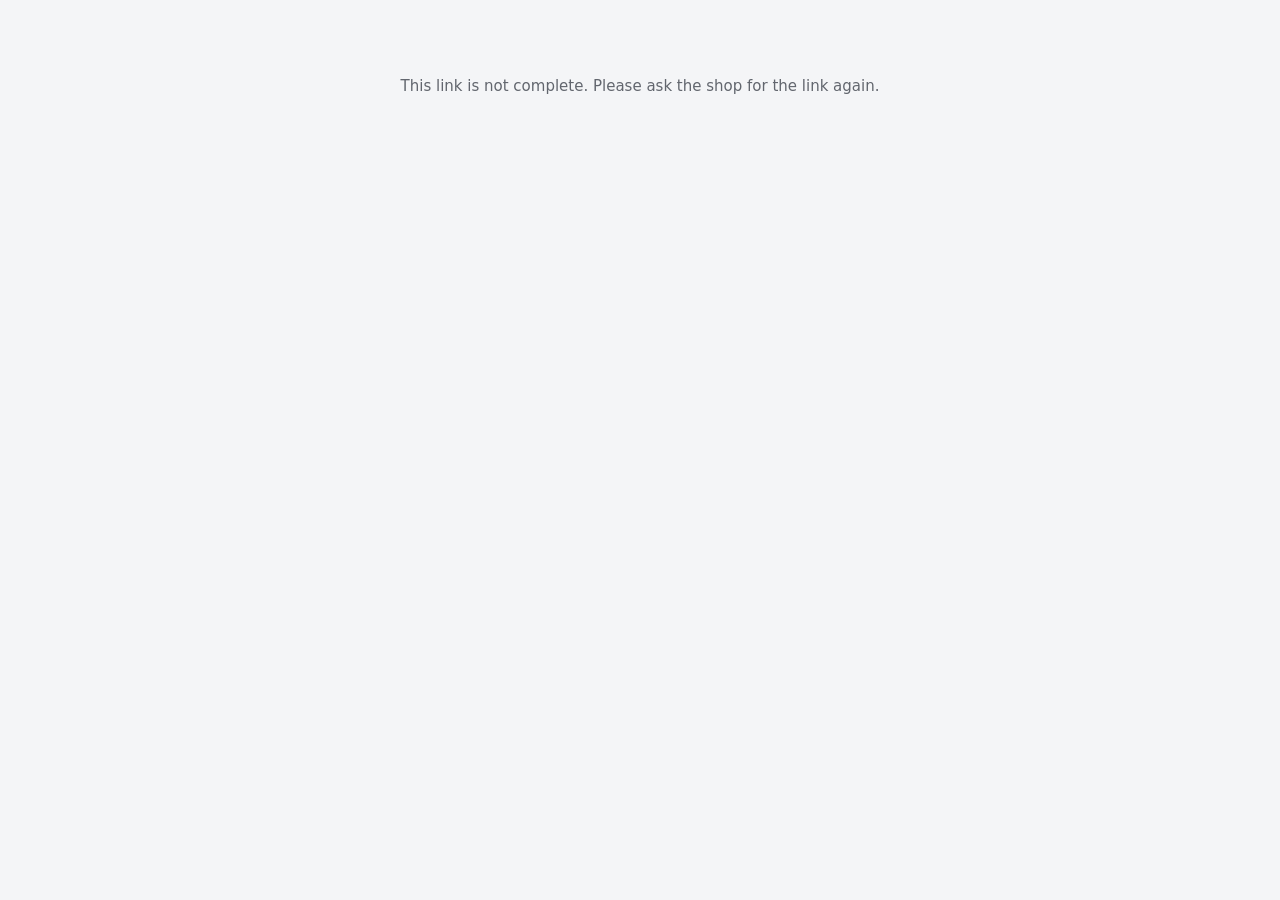
<file: vendor.html>
<!doctype html>
<html lang="en">
<head>
<meta charset="utf-8">
<meta http-equiv="Content-Security-Policy" content="default-src 'self'; script-src 'self' 'sha256-89r0pS/O+9xBhXT1/sNlIA2MHnvSF6aNA6ORO5b/6ao='; style-src 'self' 'unsafe-inline' https://fonts.googleapis.com; font-src 'self' https://fonts.gstatic.com; img-src 'self' data: blob:; connect-src 'self' https://script.google.com https://script.googleusercontent.com; worker-src 'self'; manifest-src 'self'; object-src 'none'; base-uri 'none'; form-action 'none'">
<meta name="viewport" content="width=device-width, initial-scale=1, viewport-fit=cover">
<meta name="robots" content="noindex, nofollow">
<meta name="referrer" content="no-referrer">
<title>Account statement</title>
<link rel="icon" href="favicon-iris.png" sizes="64x64">
<link rel="icon" type="image/svg+xml" href="icon-iris.svg">
<link rel="preconnect" href="https://fonts.googleapis.com">
<link rel="preconnect" href="https://fonts.gstatic.com" crossorigin>
<link rel="stylesheet" href="https://fonts.googleapis.com/css2?family=Plus+Jakarta+Sans:wght@400;600;700;800&family=Mukta:wght@400;600;700;800&display=swap">
<style>
/* Read-only account page for one vendor, opened from the private link the shop shares (vendor.html?t=…). */
:root{--bg:#f4f5f7;--surface:#fff;--surface-2:#eef0f3;--fg:#141518;--muted:#62666e;--line:#e3e5e9;--ink:#16171a;--ink-fg:#fff;--accent:#4F46E5;--ok:#17703f;--f:"Plus Jakarta Sans","Mukta",system-ui,sans-serif}
:lang(hi){--f:"Mukta","Plus Jakarta Sans",system-ui,sans-serif}
@media (prefers-color-scheme:dark){:root{--bg:#0f1012;--surface:#18191c;--surface-2:#222328;--fg:#eceef2;--muted:#9a9ea7;--line:#2b2d33;--ink:#eceef2;--ink-fg:#111;--accent:#A5A6FF;--ok:#7fe0a8}}
*{box-sizing:border-box}
body{margin:0;background:var(--bg);color:var(--fg);font:15px/1.45 var(--f);-webkit-text-size-adjust:100%}
.wrap{max-width:720px;margin:0 auto;padding:16px 16px calc(32px + env(safe-area-inset-bottom))}
.shop{display:flex;justify-content:space-between;align-items:flex-start;gap:12px;padding:6px 2px 14px}
.shop h1{margin:0;font-size:20px;font-weight:800;letter-spacing:-.01em}
.shop p{margin:2px 0 0;color:var(--muted);font-size:13px}
.lang{flex:none;display:flex;background:var(--surface-2);border-radius:999px;padding:3px}
.lang button{border:0;background:none;min-width:44px;height:34px;padding:0 12px;border-radius:999px;font:700 13px var(--f);color:var(--muted);cursor:pointer}
.lang button[data-lang="hi"]{font-family:"Mukta",var(--f);font-size:14px}
.lang button[aria-pressed="true"]{background:var(--surface);color:var(--fg);box-shadow:0 1px 3px rgba(0,0,0,.12)}
.shop>div:first-child{min-width:0}
.tag{font-size:11px;font-weight:800;background:#f5d68a;color:#5b4100;border-radius:999px;padding:2px 8px;vertical-align:3px;margin-left:6px}
.card{background:var(--ink);color:var(--ink-fg);border-radius:20px;padding:18px}
.card small{opacity:.75;font-weight:600;font-size:13px}
.card b{display:block;font-size:32px;font-weight:800;letter-spacing:-.02em;margin:2px 0}
.card span{font-size:13px;opacity:.85}
.card.ok b{color:#8ff0b5}
.meta{display:flex;flex-wrap:wrap;gap:6px 14px;color:var(--muted);font-size:13px;margin:10px 2px 0}
.tabs{display:flex;gap:4px;background:var(--surface-2);border-radius:999px;padding:4px;margin:16px 0 10px}
.tabs button{flex:1;border:0;background:none;padding:9px;border-radius:999px;font:700 14px var(--f);color:var(--muted);cursor:pointer}
.tabs button[aria-pressed="true"]{background:var(--surface);color:var(--fg);box-shadow:0 1px 3px rgba(0,0,0,.12)}
.list{display:grid;gap:8px}
.row{display:flex;gap:12px;align-items:flex-start;background:var(--surface);border:1.5px solid var(--line);border-radius:16px;padding:12px}
.ic{flex:none;width:34px;height:34px;border-radius:10px;background:var(--surface-2);display:grid;place-items:center;font-weight:800;color:var(--muted)}
.row.pay .ic{background:#dcf3e5;color:#17703f}.row.adj .ic{background:#fff1d6;color:#8a5a00}
.mid{flex:1;min-width:0}.mid b{display:block;font-size:15px}.mid small{color:var(--muted);font-size:12.5px;display:block}
.note{font-style:italic;color:var(--muted);font-size:13px;margin-top:2px}
.amt{text-align:right;flex:none}.amt b{display:block;font-weight:800}.amt small{color:var(--muted);font-size:12px}
.minus{color:var(--ok)}
.pill{display:inline-block;font-size:11.5px;font-weight:800;border-radius:999px;padding:1px 8px;margin-top:4px}
.p-paid{background:#dcf3e5;color:#17703f}.p-part{background:#fff1d6;color:#8a5a00}.p-open{background:var(--surface-2);color:var(--muted)}.p-due{background:#fde3df;color:#b3261e}
.iss{margin:6px 0 0;padding-left:18px;font-size:13px;color:#7a4b00}
.ph{display:flex;gap:6px;flex-wrap:wrap;margin-top:8px}
.ph button{width:64px;height:80px;border-radius:10px;border:1.5px solid var(--line);background:center/cover no-repeat var(--surface-2);cursor:pointer;font:800 12px var(--f);color:#b3261e}
.btns{display:flex;gap:8px;margin-top:16px;flex-wrap:wrap}
.btn{border:0;border-radius:999px;padding:11px 18px;font:700 14px var(--f);background:var(--surface-2);color:var(--fg);cursor:pointer}
.btn.primary{background:var(--ink);color:var(--ink-fg)}
.foot{color:var(--muted);font-size:12px;text-align:center;margin-top:22px}
.center{text-align:center;padding:60px 16px;color:var(--muted)}
.spin{width:28px;height:28px;border-radius:50%;border:3px solid var(--line);border-top-color:var(--fg);animation:s .8s linear infinite;margin:0 auto 12px}@keyframes s{to{transform:rotate(360deg)}}
.view{position:fixed;inset:0;background:#0b0b0c;z-index:10;display:flex;flex-direction:column}
.view .top{display:flex;align-items:center;gap:8px;padding:10px 12px;color:#fff}.view .top span{flex:1;font-weight:700}
.view .top button{width:40px;height:40px;border-radius:50%;border:0;background:rgba(255,255,255,.12);color:#fff;font-size:18px}
.view .stage{flex:1;overflow:auto;display:grid;place-items:center;touch-action:pinch-zoom pan-x pan-y}
.view img{max-width:100%;height:auto}
.view .ld{color:#fff;text-align:center;padding:20px}
/* printed statement */
.print{display:none}
@media print{
  body{background:#fff;color:#000} .wrap>*:not(.print){display:none!important} .print{display:block}
  .print h2{margin:0 0 2px;font-size:18px}.print p{margin:0;font-size:11px}
  .print table{width:100%;border-collapse:collapse;margin-top:12px;font-size:11px}
  .print th{background:#eee;text-align:left;padding:5px;border-bottom:1px solid #000}.print td{padding:5px;border-bottom:1px solid #ddd;vertical-align:top}
  .print .r{text-align:right}.print .tot td{font-weight:700;border-top:1.5px solid #000}
  @page{size:A4;margin:12mm}
}
</style>
</head>
<body>
<div class="wrap" id="app"><div class="center"><div class="spin"></div></div></div>
<script>
const API_URL = "https://script.google.com/macros/s/AKfycbxbvn-XbelK8mOeearCSHcnewrDevNfInjFggxH-60fzOiHpdEjkb9-BrJdfTOSVx_J/exec";   // keep the same as in app.js
const qs=new URLSearchParams(location.search), tok=qs.get("t")||"";
/* Language: the vendor's own choice on this phone (rb_vlang), else ?lang=hi|en in the link, else the phone's language. */
const lsGet=k=>{ try{ return localStorage.getItem(k); }catch{ return null; } }, lsSet=(k,v)=>{ try{ localStorage.setItem(k,v); }catch{} };
let L=lsGet("rb_vlang")||(/^(hi|en)$/.test(qs.get("lang")||"")?qs.get("lang"):"")||((navigator.language||"").toLowerCase().startsWith("hi")?"hi":"en");
const T={
 en:{loading:"Loading…",title:"Account statement",bill:"Bill",paid:"Paid",ret:"Return / discount",Cash:"Cash",Bank:"Bank",Cheque:"Cheque",
  pPaid:"Paid",pPart:"Part-paid",pOpen:"Open",pDue:"Overdue",chkOk:"Calculation checked",chkBasic:"Total checked",chkIss:"Calculation issue",
  iLine:(n,d,q,r,e,a)=>`Line ${n}${d}: ${q} × ${r} = ${e}, bill says ${a}`,iSum:(s,b)=>`Lines add up to ${s}, bill says ${b}`,
  iTax:(n,r,b,e,a)=>`${n} ${r}% of ${b} = ${e}, bill says ${a}`,iCs:(c,s)=>`CGST ${c} and SGST ${s} don't match`,iTot:(e,t)=>`Should total ${e}, bill says ${t}`,
  iEnt:(e,t)=>`Recorded as ${e}, bill total is ${t}`,iPrev:(e,p,t)=>`Recorded as ${e}, which includes the old balance ${p}; this bill is ${t}`,
  balDue:"Balance due to you",balAdv:"Advance paid to you",balNil:"All settled",openBills:n=>`${n} open bill${n===1?"":"s"}`,noOpen:"No open bills",overdue:n=>`${n} overdue`,
  totBills:"Total bills",totPaid:"Total paid",credit:n=>`Credit ${n} days`,ledger:"Ledger",bills:"Bills",nothing:"Nothing yet.",opening:"Opening balance",bal:"Bal",due:"Due",dueOn:"due",
  print:"Download / print statement",refresh:"Refresh",foot:(t,s)=>`Updated ${t} · read-only page shared by ${s}`,theShop:"the shop",
  vendor:"Vendor",date:"Date",part:"Particulars",paidRet:"Paid / return",balance:"Balance",payable:"Balance payable to vendor",advWith:"Advance with vendor",
  ldBill:"Loading bill…",pdfBill:"PDF bill",openPdf:"Open PDF",noBill:"Couldn't load this bill.",close:"Close",
  badLink:"This link is not complete. Please ask the shop for the link again.",offLink:"This link is no longer active. Please ask the shop for a new link.",
  noLoad:a=>`Couldn't load. Check your internet and ${a}try again</a>.`,lang:"भाषा: हिंदी"},
 hi:{loading:"लोड हो रहा है…",title:"खाता विवरण",bill:"बिल",paid:"भुगतान",ret:"माल वापसी / छूट",Cash:"नकद",Bank:"बैंक",Cheque:"चेक",
  pPaid:"चुकता",pPart:"आंशिक भुगतान",pOpen:"बाकी",pDue:"तारीख निकल गई",chkOk:"हिसाब जाँचा गया",chkBasic:"कुल रकम जाँची गई",chkIss:"हिसाब में गड़बड़",
  iLine:(n,d,q,r,e,a)=>`लाइन ${n}${d}: ${q} × ${r} = ${e}, बिल में ${a}`,iSum:(s,b)=>`लाइनों का जोड़ ${s}, बिल में ${b}`,
  iTax:(n,r,b,e,a)=>`${b} का ${r}% ${n} = ${e}, बिल में ${a}`,iCs:(c,s)=>`CGST ${c} और SGST ${s} बराबर नहीं हैं`,iTot:(e,t)=>`कुल ${e} होना चाहिए, बिल में ${t}`,
  iEnt:(e,t)=>`${e} दर्ज है, बिल का कुल ${t} है`,iPrev:(e,p,t)=>`${e} दर्ज है, इसमें पुराना बकाया ${p} जुड़ा है; यह बिल ${t} का है`,
  balDue:"आपका बकाया",balAdv:"आपको अग्रिम दिया गया",balNil:"पूरा हिसाब साफ़",openBills:n=>`${n} बिल बाकी`,noOpen:"कोई बिल बाकी नहीं",overdue:n=>`${n} बिल की तारीख निकल गई`,
  totBills:"कुल बिल",totPaid:"कुल भुगतान",credit:n=>`उधार ${n} दिन`,ledger:"खाता",bills:"बिल",nothing:"अभी कुछ नहीं है।",opening:"पिछला बकाया",bal:"बकाया",due:"बाकी",dueOn:"अंतिम तारीख",
  print:"खाता डाउनलोड / प्रिंट करें",refresh:"ताज़ा करें",foot:(t,s)=>`अपडेट: ${t} · ${s} द्वारा भेजा गया पेज (सिर्फ़ देखने के लिए)`,theShop:"दुकान",
  vendor:"विक्रेता",date:"तारीख",part:"विवरण",paidRet:"भुगतान / वापसी",balance:"बकाया",payable:"विक्रेता को देय बकाया",advWith:"विक्रेता के पास अग्रिम",
  ldBill:"बिल लोड हो रहा है…",pdfBill:"PDF बिल",openPdf:"PDF खोलें",noBill:"यह बिल लोड नहीं हो सका।",close:"बंद करें",
  badLink:"यह लिंक अधूरा है। कृपया दुकान से लिंक दोबारा माँगें।",offLink:"यह लिंक अब चालू नहीं है। कृपया दुकान से नया लिंक माँगें।",
  noLoad:a=>`लोड नहीं हो सका। इंटरनेट देखें और ${a}फिर कोशिश करें</a>।`,lang:"Language: English"}};
const t=(k,...a)=>{ const v=(T[L]||T.en)[k]; return typeof v==="function"?v(...a):v; };
const $=s=>document.querySelector(s);
const esc=s=>String(s==null?"":s).replace(/[&<>"']/g,c=>({"&":"&amp;","<":"&lt;",">":"&gt;",'"':"&quot;","'":"&#39;"}[c]));
const rs=n=>"₹"+Number(Math.round((+n||0)*100)/100).toLocaleString("en-IN",{maximumFractionDigits:2});
const dd=d=>d?new Date(d+"T00:00:00").toLocaleDateString(L==="hi"?"hi-IN":"en-IN",{day:"2-digit",month:"short",year:"numeric",numberingSystem:"latn"}):"";
/* Links for shops other than the original carry &s=<shop code>; the Directory gives that shop's backend link (keep DIR_URL the same as in app.js). */
const DIR_URL = "https://script.google.com/macros/s/AKfycbwFArKraCzF-asuI-8RI5NBGNUbmcmAp0lz1H1G98TqtZNWOlfp3L5hE-vY86vxC99K/exec", shopCode=(qs.get("s")||"").toUpperCase().replace(/[^A-Z0-9-]/g,"").slice(0,40);
let apiBase=null;
async function base(){ if(apiBase) return apiBase; if(!shopCode || shopCode==="MAIN" || !DIR_URL) return (apiBase=API_URL);
  const j=await fetch(DIR_URL+"?"+new URLSearchParams({action:"shop",code:shopCode,_:Date.now()}),{cache:"no-store"}).then(r=>r.json());
  if(!j.ok || !j.api) throw new Error("shop"); return (apiBase=j.api); }
const api=q=>base().then(b=>fetch(b+"?"+new URLSearchParams({...q,t:tok,_:Date.now()}),{cache:"no-store"})).then(r=>r.json());
let D=null, tab="ledger", prev={};
function setLang(l){ L=l; lsSet("rb_vlang",l); document.documentElement.lang=l; if(D){ document.title=(D.shop.name?D.shop.name+" · ":"")+t("title"); render(); } }
document.documentElement.lang=L; $("#app").innerHTML=`<div class="center"><div class="spin"></div>${t("loading")}</div>`;
const mode=m=>({Cash:t("Cash"),UPI:"UPI",Bank:t("Bank"),Cheque:t("Cheque")}[m]||m||"");
function title(e){ return e.type==="bill"?t("bill")+(e.billNo?" "+e.billNo:""):e.type==="pay"?t("paid")+(e.mode?" · "+mode(e.mode):""):t("ret"); }
function pill(b){ if(!b) return ""; if(b.status==="paid") return `<span class="pill p-paid">${t("pPaid")}</span>`; return `<span class="pill ${b.status==="part"?"p-part":"p-open"}">${b.status==="part"?t("pPart"):t("pOpen")}</span>${b.overdue?` <span class="pill p-due">${t("pDue")}</span>`:""}`; }
/** Calculation check of the bill (done by the shop's app): ✓ or the issues found. */
function chkHTML(e){ const c=e&&e.check; if(!c||e.type!=="bill") return ""; if(c.st==="ok"||c.st==="basic") return ` <span class="pill p-paid">✓ ${c.st==="ok"?t("chkOk"):t("chkBasic")}</span>`;
  if(c.st!=="issues"||c.ack) return ""; const m=v=>rs(v), n=v=>Number(v).toLocaleString("en-IN",{maximumFractionDigits:3});
  const txt=i=>i.t==="line"?t("iLine",i.i,i.d?" ("+esc(i.d)+")":"",n(i.q),m(i.r),m(i.e),m(i.a)):i.t==="sum"?t("iSum",m(i.s),m(i.sub)):i.t==="tax"?t("iTax",esc(i.n||"GST"),n(i.r),m(i.b),m(i.e),m(i.a)):i.t==="cs"?t("iCs",m(i.c),m(i.s)):i.t==="total"?t("iTot",m(i.e),m(i.tot)):i.t==="entry"?t("iEnt",m(i.ent),m(i.tot)):i.t==="prev"?t("iPrev",m(i.ent),m(i.prev),m(i.tot)):"";
  return ` <span class="pill p-due">⚠ ${t("chkIss")}</span><ul class="iss">${c.issues.map(i=>`<li>${txt(i)}</li>`).join("")}</ul>`; }
/* a preview is drawn only if it's a plain image data address (nothing that could break out of the style) */
function okPrev(x){ x=String(x||""); return /^data:image\/(jpeg|png|webp);base64,[A-Za-z0-9+\/=]+$/.test(x)?x:""; }
function photosHTML(e){ return e.photos&&e.photos.length?`<div class="ph">${e.photos.map((p,i)=>`<button type="button" data-f="${esc(p.f)}" data-m="${esc(p.m)}" data-lab="${esc(title(e)+" · "+dd(e.date))}" ${okPrev(prev[p.f])?`style="background-image:url('${okPrev(prev[p.f])}')"`:""}>${p.m==="application/pdf"?"PDF":""}</button>`).join("")}</div>`:""; }
function render(){
  const c=D.calc, v=D.vendor, bills={}; c.bills.forEach(b=>bills[b.id]=b);
  const bal=c.balance, lab=bal>0?t("balDue"):bal<0?t("balAdv"):t("balNil");
  let run=0; const rows=[]; if(v.opening){ run=v.opening; rows.push({op:true,date:v.openingDate,amount:v.opening,bal:run}); }
  D.entries.forEach(e=>{ run=Math.round((run+(e.type==="bill"?e.amount:-e.amount))*100)/100; rows.push({e,bal:run}); }); rows.reverse();
  const led=rows.map(r=>{ if(r.op) return `<div class="row"><span class="ic">⊙</span><div class="mid"><b>${t("opening")}</b><small>${dd(r.date)}</small></div><div class="amt"><b>${rs(r.amount)}</b><small>${t("bal")} ${rs(r.bal)}</small></div></div>`;
    const e=r.e, b=bills[e.id]; return `<div class="row ${e.type}"><span class="ic">${e.type==="bill"?"🧾":e.type==="pay"?"₹":"↩"}</span><div class="mid"><b>${esc(title(e))}</b><small>${dd(e.date)}${e.ref?" · "+esc(e.ref):""}${e.gst?" · GST "+rs(e.gst):""}</small>${b?pill(b)+(b.due>0&&b.status==="part"?` <small style="display:inline">${t("due")} ${rs(b.due)}</small>`:""):""}${chkHTML(e)}${e.noteV?`<div class="note">${esc(e.noteV)}</div>`:""}${photosHTML(e)}</div><div class="amt"><b class="${e.type==="bill"?"":"minus"}">${e.type==="bill"?"+":"−"}${rs(e.amount)}</b><small>${t("bal")} ${rs(r.bal)}</small></div></div>`; }).join("");
  const bl=c.bills.slice().reverse().map(b=>{ const e=D.entries.find(x=>x.id===b.id)||{}; return `<div class="row"><span class="ic">${b.opening?"⊙":"🧾"}</span><div class="mid"><b>${b.opening?t("opening"):t("bill")+(b.billNo?" "+esc(b.billNo):"")}</b><small>${dd(b.date)}${b.dueDate&&b.due>0?" · "+t("dueOn")+" "+dd(b.dueDate):""}</small>${pill(b)}${chkHTML(e)}${photosHTML(e)}</div><div class="amt"><b>${rs(b.amount)}</b>${b.due>0&&b.due<b.amount?`<small>${t("due")} ${rs(b.due)}</small>`:""}</div></div>`; }).join("");
  $("#app").innerHTML=`<div class="shop"><div><h1>${esc(D.shop.name||t("title"))}${D.test?`<span class="tag">TEST</span>`:""}</h1>${D.shop.address?`<p>${esc(D.shop.address)}</p>`:""}${D.shop.gstin?`<p>GSTIN ${esc(D.shop.gstin)}</p>`:""}</div>
      <div class="lang" role="group" aria-label="${t("lang")}"><button type="button" data-lang="en" aria-pressed="${L==="en"}">EN</button><button type="button" data-lang="hi" aria-pressed="${L==="hi"}">हिंदी</button></div></div>
    <div class="card ${bal>0?"":"ok"}"><small>${esc(v.name)} · ${lab}</small><b>${bal===0?"✓":rs(Math.abs(bal))}</b><span>${c.openBills?t("openBills",c.openBills):t("noOpen")}${c.overdue?` · ${t("overdue",c.overdue)}`:""}</span></div>
    <div class="meta"><span>${t("totBills")} ${rs(c.billTotal)}</span><span>${t("totPaid")} ${rs(c.paidTotal)}</span>${v.creditDays?`<span>${t("credit",v.creditDays)}</span>`:""}</div>
    <div class="tabs"><button type="button" data-tab="ledger" aria-pressed="${tab==="ledger"}">${t("ledger")}</button><button type="button" data-tab="bills" aria-pressed="${tab==="bills"}">${t("bills")}</button></div>
    <div class="list">${(tab==="ledger"?led:bl)||`<p class="center" style="padding:30px">${t("nothing")}</p>`}</div>
    <div class="btns"><button type="button" class="btn primary" id="print">${t("print")}</button><button type="button" class="btn" id="reload">${t("refresh")}</button></div>
    <p class="foot">${t("foot",new Date(D.at).toLocaleString(L==="hi"?"hi-IN":"en-IN",{day:"2-digit",month:"short",hour:"numeric",minute:"2-digit",numberingSystem:"latn"}),esc(D.shop.name||t("theShop")))}</p>
    <div class="print">${printHTML(rows)}</div>`;
  document.querySelectorAll("[data-tab]").forEach(b=>b.onclick=()=>{ tab=b.dataset.tab; render(); });
  document.querySelectorAll("[data-lang]").forEach(b=>b.onclick=()=>setLang(b.dataset.lang));
  document.querySelectorAll("[data-f]").forEach(b=>b.onclick=()=>view(b.dataset.f,b.dataset.m,b.dataset.lab));
  $("#print").onclick=()=>window.print(); $("#reload").onclick=load;
}
function printHTML(rows){ const v=D.vendor; const asc=rows.slice().reverse();
  return `<h2>${esc(D.shop.name||"")} — ${t("title")}</h2><p>${esc(D.shop.address||"")}${D.shop.gstin?" · GSTIN "+esc(D.shop.gstin):""}</p><p>${t("vendor")}: <b>${esc(v.name)}</b>${v.gstin?" · GSTIN "+esc(v.gstin):""} · ${t("date")}: ${dd(new Date().toISOString().slice(0,10))}</p>
  <table><tr><th>${t("date")}</th><th>${t("part")}</th><th class="r">${t("bill")}</th><th class="r">${t("paidRet")}</th><th class="r">${t("balance")}</th></tr>${asc.map(r=>r.op?`<tr><td>${dd(r.date)}</td><td>${t("opening")}</td><td class="r">${r.amount>0?rs(r.amount):""}</td><td class="r">${r.amount<0?rs(-r.amount):""}</td><td class="r">${rs(r.bal)}</td></tr>`:`<tr><td>${dd(r.e.date)}</td><td>${esc(title(r.e))}${r.e.ref?" · "+esc(r.e.ref):""}${r.e.noteV?" — "+esc(r.e.noteV):""}</td><td class="r">${r.e.type==="bill"?rs(r.e.amount):""}</td><td class="r">${r.e.type!=="bill"?rs(r.e.amount):""}</td><td class="r">${rs(r.bal)}</td></tr>`).join("")}
  <tr class="tot"><td colspan="4">${D.calc.balance>=0?t("payable"):t("advWith")}</td><td class="r">${rs(Math.abs(D.calc.balance))}</td></tr></table>`; }
function view(f,m,lab){ const ov=document.createElement("div"); ov.className="view"; ov.innerHTML=`<div class="top"><span>${esc(lab)}</span><button type="button" aria-label="${t("close")}">✕</button></div><div class="stage"><div class="ld"><div class="spin"></div>${t("ldBill")}</div></div>`;
  document.body.appendChild(ov); history.pushState({v:1},""); const close=()=>{ ov.remove(); window.removeEventListener("popstate",close); };
  window.addEventListener("popstate",close); ov.querySelector("button").onclick=()=>history.back();
  api({action:"vpubfile",f}).then(j=>{ if(!j.ok) throw 0; const st=ov.querySelector(".stage");
    if(j.mime==="application/pdf"){ const bin=atob(j.data), u=new Uint8Array(bin.length); for(let i=0;i<bin.length;i++) u[i]=bin.charCodeAt(i); const url=URL.createObjectURL(new Blob([u],{type:j.mime}));
      st.innerHTML=`<div class="ld"><p>${t("pdfBill")}</p><a class="btn primary" href="${url}" target="_blank" rel="noopener" download="bill.pdf">${t("openPdf")}</a></div>`; }
    else st.innerHTML=`<img alt="${t("bill")}" src="data:${j.mime};base64,${j.data}">`; }).catch(()=>{ ov.querySelector(".stage").innerHTML=`<div class="ld">${t("noBill")}</div>`; }); }
async function load(){
  if(!tok){ $("#app").innerHTML=`<div class="center">${t("badLink")}</div>`; return; }
  try{ const j=await api({action:"vpub"}); if(!j.ok){ $("#app").innerHTML=`<div class="center">${t("offLink")}</div>`; return; }
    D=j; document.title=(j.shop.name?j.shop.name+" · ":"")+t("title"); render();
    api({action:"vpubprev"}).then(p=>{ if(p.ok){ prev=p.previews||{}; render(); } }).catch(()=>{}); }
  catch{ if(!D){ $("#app").innerHTML=`<div class="center">${t("noLoad",`<a href="" id="reload-pg">`)}</div>`; const a=$("#reload-pg"); if(a) a.onclick=e=>{ e.preventDefault(); location.reload(); }; } }
}
document.addEventListener("visibilitychange",()=>{ if(!document.hidden && D) load(); });
load();
</script>
</body>
</html>
</file>
<file: app.css>
/* Rate Book app styles (moved out of index.html, 11 Oct 2026). Colour, motion, corner and shadow tokens are in the
   first :root block; see designinstructions.md. After editing, run: node tools/stamp.js */
/* Layout: one-column counter app — sticky header + search, scrolling item list, fixed bottom tabs, bottom sheets for detail/edit. */
/* Colour tokens (one set; see designinstructions.md §4). Accent = Iris (11 Oct 2026; was maroon). */
:root{
  --bg:#F1F2F4; --surface:#FFFFFF; --surface-2:#EEF0F3; --fg:#16171A; --muted:#5F636B; --line:#E3E5E9;
  --ink:#16171A; --ink-fg:#FFFFFF; --ink-2:#2A2C31;
  --accent:#4F46E5; --accent-fg:#FFFFFF; --accent-soft:#EEEEFF;
  --gold:#B87A0B; --good:#2D7A4D; --danger:#B3261E;
  --shadow:0 1px 2px rgba(16,24,40,.04),0 8px 24px rgba(16,24,40,.07);
  --shadow-lg:0 12px 40px rgba(16,24,40,.14);
  --shadow-sm:0 1px 2px rgba(16,24,40,.06),0 1px 3px rgba(16,24,40,.1);   /* small raised controls: selected segment, keypad, toggles */
  --shadow-up:0 -8px 24px rgba(16,24,40,.06);   /* bars pinned to the bottom */
  --f-display:"Plus Jakarta Sans","Mukta",system-ui,sans-serif;
  --f-body:"Plus Jakarta Sans","Mukta","Noto Sans Devanagari",system-ui,-apple-system,"Segoe UI",sans-serif;
  --r:20px;
  /* motion (designinstructions §6): decelerate in, accelerate out, standard for state changes, a light spring for pops */
  --ease-out:cubic-bezier(.23,1,.32,1); --ease-std:cubic-bezier(.2,0,0,1); --ease-in:cubic-bezier(.3,0,.8,.15);
  --ease-spring:cubic-bezier(.34,1.3,.64,1); --ease-sheet:cubic-bezier(.32,.72,0,1);
  /* corner scale (§5): nested corners are concentric (inner = outer − padding) */
  --r-xs:6px; --r-sm:10px; --r-md:14px; --r-xl:28px; --r-full:999px;
}
@media (prefers-color-scheme: dark){:root:not([data-theme="light"]){
  --bg:#0E0F11; --surface:#18191C; --surface-2:#222428; --fg:#F3F4F6; --muted:#9CA0A8; --line:#2A2C31;
  --ink:#F3F4F6; --ink-fg:#111214; --ink-2:#D9DBE0;
  --accent:#A5A6FF; --accent-fg:#0E0E2E; --accent-soft:#25264D;
  --gold:#E3B04B; --good:#6FC892; --danger:#F2867E;
  --shadow:0 1px 2px rgba(0,0,0,.5),0 8px 24px rgba(0,0,0,.4); --shadow-lg:0 12px 40px rgba(0,0,0,.6); --shadow-sm:0 1px 2px rgba(0,0,0,.5); --shadow-up:0 -8px 24px rgba(0,0,0,.4); color-scheme:dark}}
:root[data-theme="dark"]{
  --bg:#0E0F11; --surface:#18191C; --surface-2:#222428; --fg:#F3F4F6; --muted:#9CA0A8; --line:#2A2C31;
  --ink:#F3F4F6; --ink-fg:#111214; --ink-2:#D9DBE0;
  --accent:#A5A6FF; --accent-fg:#0E0E2E; --accent-soft:#25264D;
  --gold:#E3B04B; --good:#6FC892; --danger:#F2867E;
  --shadow:0 1px 2px rgba(0,0,0,.5),0 8px 24px rgba(0,0,0,.4); --shadow-lg:0 12px 40px rgba(0,0,0,.6); --shadow-sm:0 1px 2px rgba(0,0,0,.5); --shadow-up:0 -8px 24px rgba(0,0,0,.4); color-scheme:dark}

*{box-sizing:border-box}
[hidden]{display:none!important}
img{max-width:100%}
html{color-scheme:light;-webkit-text-size-adjust:100%}
body{margin:0}
html,body{background:var(--bg);color:var(--fg)}
body{font:16px/1.4 var(--f-body);-webkit-tap-highlight-color:transparent;padding-bottom:calc(76px + env(safe-area-inset-bottom,0px))}
button,input,select,textarea{font:inherit;color:inherit}
button{cursor:pointer}
:focus-visible{outline:2px solid var(--accent);outline-offset:2px}
.num{font-variant-numeric:tabular-nums}

/* Header */
.top{position:sticky;top:0;z-index:20;background:var(--bg);padding:calc(10px + env(safe-area-inset-top,0px)) 16px 8px;display:grid;grid-template-columns:minmax(0,1fr);gap:10px}
.top>*{min-width:0}
.bar{display:flex;align-items:center;gap:10px}
.brand{font:700 24px/1 var(--f-display);letter-spacing:-.01em;margin:0;flex:1;min-width:0}
.brand small{font:500 13px var(--f-body);color:var(--muted);margin-left:6px;letter-spacing:0;white-space:nowrap}
.lang{display:flex;background:var(--surface-2);border-radius:var(--r-full);padding:3px}
.lang button{border:0;background:none;padding:4px 12px;border-radius:var(--r-full);font-weight:600;font-size:14px;color:var(--muted)}
.lang button[aria-pressed="true"]{background:var(--surface);color:var(--fg);box-shadow:var(--shadow-sm)}
.iconbtn{border:0;background:var(--surface-2);width:40px;height:40px;border-radius:var(--r-md);display:grid;place-items:center;flex:none}
.iconbtn svg{width:22px;height:22px}

.search{display:flex;align-items:center;gap:6px;background:var(--surface);border:1.5px solid var(--line);border-radius:var(--r);padding:4px 4px 4px 12px;box-shadow:var(--shadow)}
.search:focus-within{border-color:var(--accent)}
.search svg.lead{width:20px;height:20px;color:var(--muted);flex:none}
.search input{flex:1;min-width:0;border:0;background:none;outline:none;font-size:18px;padding:8px 2px}
.search input::-webkit-search-cancel-button{display:none}
.search .iconbtn{width:42px;height:42px;background:var(--accent-soft);color:var(--accent)}
.search .iconbtn.listening{background:var(--accent);color:var(--accent-fg);animation:pulse 1.2s infinite}
.search .clear{background:none;color:var(--muted)}
@keyframes pulse{50%{box-shadow:0 0 0 8px transparent,0 0 0 0 var(--accent)}0%{box-shadow:0 0 0 0 var(--accent-soft)}}

/* Lists */
main{padding:4px 16px 16px}
#view-items{padding-bottom:72px}
.meta{display:flex;justify-content:space-between;align-items:center;color:var(--muted);font-size:14px;padding:6px 2px}
.suggest{background:var(--accent-soft);border-radius:var(--r);padding:12px 14px;margin:4px 0 10px;display:grid;gap:8px}
.suggest p{margin:0}
.chips{display:flex;flex-wrap:wrap;gap:8px}
.chip{border:1.5px solid var(--accent);background:var(--surface);color:var(--accent);border-radius:var(--r-full);padding:4px 12px;font-weight:600}
.list{display:grid;gap:8px}
.card{display:grid;grid-template-columns:56px 1fr auto;gap:12px;align-items:center;background:var(--surface);border-radius:var(--r);padding:10px 10px 10px 10px;border:1px solid var(--line);content-visibility:auto;contain-intrinsic-size:auto 78px}
.card:active{background:var(--surface-2)}
.thumb{width:56px;height:56px;border-radius:var(--r-sm);background:var(--surface-2);object-fit:cover;display:grid;place-items:center;font:700 22px var(--f-display);color:var(--muted);overflow:hidden}
.thumb img{width:100%;height:100%;object-fit:cover}
.info{min-width:0}
.name{font-weight:600;font-size:16px;line-height:1.2;overflow-wrap:anywhere}
.name mark{background:none;color:var(--accent);font-weight:700}
.sub{color:var(--muted);font-size:14px;margin-top:2px;overflow-wrap:anywhere}
.rates{display:flex;gap:10px;margin-top:4px;font-size:14px;color:var(--muted);flex-wrap:wrap}
.rates b{color:var(--fg);font-weight:600}
.price{text-align:right;display:grid;justify-items:end;gap:4px}
.sell{font:700 22px/1 var(--f-display);color:var(--accent)}
.per{font-size:12px;color:var(--muted)}
.addbtn{border:0;background:var(--accent-soft);color:var(--accent);border-radius:var(--r-sm);padding:4px 10px;font-weight:700;font-size:14px;display:flex;align-items:center;gap:4px}
.addbtn.in{background:var(--accent);color:var(--accent-fg)}
.more{width:100%;margin-top:10px;border:1.5px dashed var(--line);background:none;border-radius:var(--r);padding:12px;color:var(--muted);font-weight:600}
.empty{text-align:center;padding:36px 12px;color:var(--muted);display:grid;gap:12px;justify-items:center}
.empty h2{font:700 22px var(--f-display);color:var(--fg);margin:0}
.empty p{margin:0;max-width:34ch}
.row-btns{display:flex;gap:8px;flex-wrap:wrap;justify-content:center}
.skel{height:78px;border-radius:var(--r);background:linear-gradient(90deg,var(--surface) 0,var(--surface-2) 50%,var(--surface) 100%);background-size:200% 100%;animation:sh 1.2s infinite}
@keyframes sh{to{background-position:-200% 0}}

/* Buttons */
.btn{border:0;border-radius:var(--r-md);padding:11px 18px;font-weight:700;font-size:16px;background:var(--surface-2);color:var(--fg);display:inline-flex;align-items:center;justify-content:center;gap:6px;text-decoration:none}
.btn.primary{background:var(--accent);color:var(--accent-fg)}
.btn.ghost{background:none;border:1.5px solid var(--line)}
.btn.danger{background:none;color:var(--danger);border:1.5px solid currentColor}
.btn.wa{background:#1F8F4E;color:#fff}
.btn[disabled]{opacity:.5}
.fab{position:fixed;right:16px;bottom:calc(84px + env(safe-area-inset-bottom,0px));z-index:25;border:0;border-radius:var(--r);height:56px;padding:0 20px;background:var(--accent);color:var(--accent-fg);font-weight:700;font-size:16px;display:flex;align-items:center;gap:6px;box-shadow:var(--shadow-lg)}
.fab svg{width:22px;height:22px}

/* Tabs */
.tabs{position:fixed;left:0;right:0;bottom:0;z-index:30;background:var(--surface);border-top:1px solid var(--line);display:grid;grid-template-columns:repeat(3,1fr);padding:6px 8px calc(6px + env(safe-area-inset-bottom,0px))}
.tabs button{border:0;background:none;display:grid;justify-items:center;gap:2px;padding:6px 0;color:var(--muted);font-size:13px;font-weight:600;position:relative}
.tabs button svg{width:24px;height:24px}
.tabs button[aria-selected="true"]{color:var(--accent)}
.badge{position:absolute;top:2px;left:calc(50% + 6px);background:var(--accent);color:var(--accent-fg);font-size:11px;border-radius:var(--r-full);min-width:18px;padding:0 5px;line-height:18px}

/* Sheets */
.scrim{position:fixed;inset:0;background:rgba(10,8,8,.45);z-index:40;opacity:0;transition:opacity .18s}
.scrim.on{opacity:1}
.sheet{position:fixed;left:0;right:0;bottom:var(--kb,0px);z-index:41;background:var(--surface);border-radius:var(--r) var(--r) 0 0;max-height:min(92%,calc(var(--vvh,100vh) - 12px));display:flex;flex-direction:column;transform:translateY(100%);transition:transform .22s var(--ease-sheet);padding-bottom:env(safe-area-inset-bottom,0px);max-width:640px;margin:0 auto}
.sheet.full{height:min(96%,calc(var(--vvh,100vh) - 8px));max-height:min(96%,calc(var(--vvh,100vh) - 8px))}
.sheet.on{transform:none}
.sheet-h{display:flex;align-items:center;gap:8px;padding:14px 16px 8px}
.sheet-h h2{font:700 20px var(--f-display);margin:0;flex:1;min-width:0;overflow-wrap:anywhere}
.sheet-b{overflow:auto;padding:4px 16px 16px;flex:1;-webkit-overflow-scrolling:touch}
.sheet-f{display:flex;gap:8px;padding:10px 16px 14px;border-top:1px solid var(--line)}
.sheet-f .btn{flex:1}
.grab{width:40px;height:4px;border-radius:4px;background:var(--line);margin:8px auto 0}
@media (prefers-reduced-motion: reduce){.sheet,.scrim{transition:none}.skel,.listening{animation:none}}

.hero{width:100%;aspect-ratio:4/3;max-width:100%;border-radius:var(--r);background:var(--surface-2);object-fit:cover;display:block}
.kv{display:grid;grid-template-columns:repeat(3,1fr);gap:8px;margin:12px 0}
.kv div{background:var(--surface-2);border-radius:var(--r-md);padding:10px;min-width:0}
.kv span{display:block;font-size:12px;color:var(--muted);text-transform:uppercase;letter-spacing:.06em}
.kv b{font:700 20px var(--f-display)}
.kv .s b{color:var(--accent)}
.note{color:var(--muted);font-size:14px}
.qtyrow{display:flex;align-items:center;gap:8px;margin-top:8px}
.step{display:flex;align-items:center;border:1.5px solid var(--line);border-radius:var(--r-md);overflow:hidden}
.step button{border:0;background:var(--surface-2);width:40px;height:42px;font-size:20px;font-weight:700}
.step input{width:64px;text-align:center;border:0;background:none;height:42px;font-weight:700;font-size:16px;outline:none}

/* Forms */
.form{display:grid;gap:12px}
.field{display:grid;gap:4px}
.field label{font-size:14px;font-weight:600;color:var(--muted)}
.field input,.field select{border:1.5px solid var(--line);background:var(--bg);border-radius:var(--r-md);padding:10px 12px;font-size:16px;width:100%;min-width:0}
.field input:focus{border-color:var(--accent);outline:none}
.two{display:grid;grid-template-columns:1fr 1fr;gap:10px}
.img-pick{display:flex;gap:12px;align-items:center}
.img-pick .thumb{width:72px;height:72px}
.err{color:var(--danger);font-size:14px}
.confirm{background:var(--accent-soft);border-radius:var(--r-md);padding:12px;display:grid;gap:8px}

/* Grid editor */
.gridwrap{overflow-x:auto;border:1px solid var(--line);border-radius:var(--r-md)}
table.g{border-collapse:collapse;width:100%;min-width:520px}
.g th{font-size:12px;text-transform:uppercase;letter-spacing:.06em;color:var(--muted);text-align:left;padding:8px 6px;background:var(--surface-2);position:sticky;top:0}
.g td{padding:4px;border-top:1px solid var(--line);vertical-align:middle}
.g input[type=text],.g input:not([type]),.g input[inputmode]{width:100%;min-width:0;border:1.5px solid transparent;background:var(--bg);border-radius:var(--r-sm);padding:8px;font-size:15px}
.g input:focus{border-color:var(--accent);outline:none}
.g input.changed{border-color:var(--gold);background:color-mix(in srgb,var(--gold) 12%,var(--bg))}
.g .c-name{min-width:150px}
.g .c-num{width:84px}
.g .c-unit{width:84px}
.g .tag{font-size:11px;font-weight:700;color:var(--gold);display:block;padding:0 8px}
.g .tag.bad{color:var(--danger)}
.toolbar{display:flex;gap:8px;flex-wrap:wrap;align-items:center;margin:8px 0}
.toolbar input,.toolbar select{border:1.5px solid var(--line);background:var(--bg);border-radius:var(--r-sm);padding:8px 10px;font-size:15px;min-width:0}
textarea{width:100%;min-height:140px;border:1.5px solid var(--line);background:var(--bg);border-radius:var(--r-md);padding:10px;font-size:15px;resize:vertical}

/* Bill */
.bill-line{display:grid;grid-template-columns:1fr auto;gap:6px 10px;background:var(--surface);border:1px solid var(--line);border-radius:var(--r);padding:10px 12px}
.bill-line .name{font-size:16px}
.bill-line .ctrl{grid-column:1/-1;display:flex;align-items:center;gap:8px;flex-wrap:wrap}
.bill-line .rate{display:flex;align-items:center;gap:4px;color:var(--muted);font-size:14px}
.bill-line .rate input{width:76px;border:1.5px solid var(--line);background:var(--bg);border-radius:var(--r-sm);padding:8px;font-size:15px;text-align:right}
.bill-line .amt{font:700 18px var(--f-display)}
.x{border:0;background:none;color:var(--muted);margin-left:auto;padding:6px}
.total{position:sticky;bottom:calc(68px + env(safe-area-inset-bottom,0px));background:var(--surface);border:1px solid var(--line);border-radius:var(--r);padding:12px 14px;margin-top:12px;display:grid;gap:10px;box-shadow:var(--shadow)}
.total .sum{display:flex;justify-content:space-between;align-items:baseline}
.total .sum b{font:700 28px var(--f-display);color:var(--accent)}
.total .acts{display:flex;gap:8px;flex-wrap:wrap}
.total .acts>*{flex:1 1 auto}
.mini-results{display:grid;gap:6px;margin:8px 0}
.mini{display:flex;align-items:center;gap:10px;background:var(--surface);border:1px solid var(--line);border-radius:var(--r-md);padding:8px 10px;width:100%;text-align:left}
.mini .name{flex:1;min-width:0;font-size:16px}
.mini .sell{font-size:18px}
.mini{cursor:pointer}
.mini.inb{border-color:var(--accent)!important}
.mini .name .per{font-size:13px}
.mini .sstep{flex:none;display:inline-flex;align-items:center;height:30px;border-radius:var(--r-full);background:var(--inbg);color:var(--infg)}
.mini .sstep button{width:30px;height:30px;padding:0;border:0;background:none;color:inherit;font:700 18px var(--f-display);line-height:1;border-radius:50%;display:grid;place-items:center;position:relative}
.mini .sstep button::after{content:"";position:absolute;inset:-7px 0}
.mini .sstep b{min-width:24px;text-align:center;font-size:14px}
.mini .sstep.one{background:none}
.mini .sstep.one button{background:var(--addbg);color:var(--addfg)}
.section-title{font:700 18px var(--f-display);margin:14px 0 6px}

.toast{position:fixed;left:16px;right:16px;bottom:calc(150px + env(safe-area-inset-bottom,0px));z-index:60;background:var(--fg);color:var(--bg);border-radius:var(--r-md);padding:12px 14px;font-weight:500;transform:translateY(20px);opacity:0;transition:.2s;pointer-events:none;max-width:520px;margin:0 auto}
.toast.on{transform:none;opacity:1}
.menu-list{display:grid;gap:8px}
.menu-list button{display:flex;gap:12px;align-items:center;text-align:left;border:1px solid var(--line);background:var(--bg);border-radius:var(--r);padding:14px}
.menu-list button b{display:block}
.menu-list button span{color:var(--muted);font-size:14px}
.menu-list svg{width:26px;height:26px;color:var(--accent);flex:none}
.ro{background:var(--surface-2);border-radius:var(--r-md);padding:10px 12px;color:var(--muted);font-size:14px;margin-bottom:8px}

/* v2 additions */
body.typing .sheet-b{padding-bottom:42vh}
body.typing main{padding-bottom:42vh}
body.typing .tabs,body.typing .fab{display:none}
body.typing{padding-bottom:0}
.unitbtn{border:1.5px solid var(--line);background:var(--bg);border-radius:var(--r-md);padding:10px 12px;font-size:16px;text-align:left;display:flex;justify-content:space-between;align-items:center;gap:8px;width:100%;min-width:0}
.unitbtn::after{content:"";width:8px;height:8px;border-right:2px solid var(--muted);border-bottom:2px solid var(--muted);transform:rotate(45deg) translateY(-3px);flex:none}
.g .unitbtn{padding:8px;font-size:15px;border-radius:var(--r-sm);border-color:transparent}
.g .unitbtn.changed{border-color:var(--gold)}
.picker{position:fixed;inset:0;z-index:55;display:grid;place-items:end center;background:rgba(10,8,8,.45);padding:0 0 var(--kb,0px)}
.fileact{position:fixed;inset:0;z-index:58;display:grid;place-items:end center;background:rgba(10,8,8,0);transition:background .2s}
.fileact.on{background:rgba(10,8,8,.45)}
.fa-card{background:var(--surface);width:100%;max-width:520px;border-radius:var(--r) var(--r) 0 0;padding:16px 16px calc(14px + env(safe-area-inset-bottom,0px));display:grid;gap:14px;transform:translateY(100%);transition:transform .22s var(--ease-out);zoom:var(--fz)}
.fileact.on .fa-card{transform:none}
.fa-file{display:flex;align-items:center;gap:12px;min-width:0}
.fa-file>div{display:grid;min-width:0}
.fa-file b{overflow:hidden;text-overflow:ellipsis;white-space:nowrap}
.fa-file span{color:var(--muted);font-size:13px}
.fa-ic{flex:none;width:44px;height:44px;border-radius:var(--r-md);background:var(--accent-soft);color:var(--accent);display:grid;place-items:center;font:800 12px var(--f-display)}
.fa-btns{display:grid;grid-template-columns:1fr 1fr;gap:10px}
.fa-btns .btn{display:inline-flex;align-items:center;justify-content:center;gap:8px;height:48px}
.fa-x{border:0;background:none;color:var(--muted);font-weight:700;padding:6px;cursor:pointer}
.picker-card{background:var(--surface);width:100%;max-width:640px;border-radius:var(--r) var(--r) 0 0;padding:16px 16px calc(16px + env(safe-area-inset-bottom,0px));display:grid;gap:12px;max-height:80%;overflow:auto}
.picker-card h3{margin:0;font:700 18px var(--f-display)}
.pick-grid{display:grid;grid-template-columns:repeat(auto-fill,minmax(96px,1fr));gap:8px}
.pick-grid button{border:1.5px solid var(--line);background:var(--bg);border-radius:var(--r-md);padding:10px 6px;display:grid;gap:2px;justify-items:center}
.pick-grid button b{font-size:16px}
.pick-grid button span{font-size:13px;color:var(--muted)}
.pick-grid button[aria-pressed="true"]{border-color:var(--accent);background:var(--accent-soft);color:var(--accent)}
.pick-other{display:flex;gap:8px}
.pick-other input{flex:1;min-width:0;border:1.5px solid var(--line);background:var(--bg);border-radius:var(--r-md);padding:10px 12px;font-size:16px}
.seg{display:inline-flex;background:var(--surface-2);border-radius:var(--r-md);padding:3px;gap:2px;flex-wrap:wrap}
.seg button{border:0;background:none;border-radius:var(--r-sm);padding:7px 12px;font-weight:600;font-size:14px;color:var(--muted)}
.seg button[aria-pressed="true"]{background:var(--surface);color:var(--fg);box-shadow:var(--shadow-sm)}
.mictip{display:flex;gap:12px;align-items:center;background:var(--accent-soft);border-radius:var(--r);padding:10px 12px;font-size:15px}
.mictip .kb{flex:none;width:58px;height:40px;border-radius:var(--r-sm);background:var(--surface);border:1px solid var(--line);display:grid;grid-template-columns:repeat(4,1fr);gap:3px;padding:5px;position:relative}
.mictip .kb i{background:var(--surface-2);border-radius:2px}
.mictip .kb i.m{background:var(--accent)}
.mictip p{margin:0;flex:1;min-width:0}
.mictip button{border:0;background:none;color:var(--muted);padding:4px}
.cmdhint{display:flex;align-items:center;gap:10px;background:var(--surface);border:1.5px solid var(--accent);border-radius:var(--r);padding:10px 12px;margin:4px 0 10px;width:100%;text-align:left}
.cmdhint svg{width:24px;height:24px;color:var(--accent);flex:none}
.cmdhint span{flex:1;min-width:0}
.cmdhint b{color:var(--accent)}
.act{border:1px solid var(--line);border-radius:var(--r);padding:12px;display:grid;gap:8px;background:var(--bg)}
.act.off{opacity:.5}
.act-h{display:flex;align-items:center;gap:8px}
.pill{font-size:12px;font-weight:700;letter-spacing:.06em;text-transform:uppercase;border-radius:var(--r-full);padding:2px 10px}
.pill.add{background:color-mix(in srgb,var(--good) 16%,transparent);color:var(--good)}
.pill.update{background:color-mix(in srgb,var(--gold) 18%,transparent);color:var(--gold)}
.pill.delete{background:color-mix(in srgb,var(--danger) 14%,transparent);color:var(--danger)}
.act-h label{margin-left:auto;display:flex;align-items:center;gap:6px;font-size:14px;color:var(--muted)}
.act input.t{border:1.5px solid var(--line);background:var(--surface);border-radius:var(--r-sm);padding:9px 10px;font-size:16px;width:100%;min-width:0}
.act .three{display:grid;grid-template-columns:1.1fr 1fr 1fr;gap:8px}
.act .three label{display:grid;gap:2px;font-size:12px;color:var(--muted);min-width:0}
.act .was{font-size:13px;color:var(--muted)}
.act .was s{opacity:.8}
.examples{display:grid;gap:6px}
.examples button{border:1px dashed var(--line);background:none;border-radius:var(--r-sm);padding:8px 10px;text-align:left;color:var(--muted);font-size:14px}
.thinking{display:flex;align-items:center;gap:10px;color:var(--muted)}
.dots{display:inline-flex;gap:4px}.dots i{width:7px;height:7px;border-radius:50%;background:var(--accent);animation:bl 1s infinite}.dots i:nth-child(2){animation-delay:.15s}.dots i:nth-child(3){animation-delay:.3s}
@keyframes bl{50%{opacity:.25}}
.unit-chips{display:flex;flex-wrap:wrap;gap:8px}
.uchip{display:inline-flex;align-items:center;gap:6px;border:1.5px solid var(--line);border-radius:var(--r-full);padding:4px 6px 4px 12px;background:var(--bg)}
.uchip span{color:var(--muted);font-size:13px}
.uchip button{border:0;background:var(--surface-2);border-radius:50%;width:24px;height:24px;display:grid;place-items:center;color:var(--muted)}
.cfg-sec{display:grid;gap:10px;padding:14px 0;border-bottom:1px solid var(--line)}
.cfg-sec h3{margin:0;font:700 18px var(--f-display)}
.addunit{display:grid;grid-template-columns:1fr 1fr auto;gap:8px}
.addunit input{border:1.5px solid var(--line);background:var(--bg);border-radius:var(--r-md);padding:10px;font-size:16px;min-width:0}
.switch{display:flex;align-items:center;justify-content:space-between;gap:12px}
.switch input{width:46px;height:28px;appearance:none;-webkit-appearance:none;background:var(--line);border-radius:var(--r-full);position:relative;flex:none;transition:.15s}
.switch input::after{content:"";position:absolute;top:3px;left:3px;width:22px;height:22px;border-radius:50%;background:#fff;transition:.15s}
.switch input:checked{background:var(--accent)}
.switch input:checked::after{left:21px}
@media (prefers-reduced-motion: reduce){.dots i{animation:none}}

/* returning customer + tap-to-reveal profit */
.sugbox{display:grid;gap:2px;margin-top:6px;padding:4px;border:1.5px solid var(--line);border-radius:var(--r-md);background:var(--surface);box-shadow:var(--shadow);animation:sugin .14s ease-out}
.sugbox[hidden]{display:none}
@keyframes sugin{from{opacity:0;transform:translateY(-3px)}to{opacity:1;transform:none}}
.sug{display:grid;grid-template-columns:1fr auto;gap:2px 10px;align-items:center;width:100%;text-align:left;border:0;background:none;color:var(--ink);padding:8px 10px;border-radius:var(--r-sm);cursor:pointer;font:inherit}
.sug.on,.sug:hover{background:var(--accent-soft)}
.sug .sn{font-weight:700;font-size:15px;min-width:0;overflow:hidden;text-overflow:ellipsis;white-space:nowrap}
.sug .sm{grid-column:1;font-size:13px;color:var(--muted);min-width:0;overflow:hidden;text-overflow:ellipsis;white-space:nowrap}
.sug .sr{grid-row:1/3;grid-column:2;text-align:right;font-size:12px;color:var(--muted);display:grid;gap:2px;justify-items:end}
.sug .sr .due{color:var(--danger);font-weight:700}
.sug mark{background:none;color:var(--accent);font-weight:800}
.custhint{display:flex;align-items:center;gap:6px;flex-wrap:wrap;font-size:13px;color:var(--muted);background:var(--accent-soft);border-radius:var(--r-sm);padding:6px 10px}
.custhint b{color:var(--accent)}
.custhint button{border:0;background:none;color:var(--accent);font-weight:700;padding:0 2px;margin-left:auto}
.tot-sum .profit.peek{color:var(--muted);font-weight:600;display:inline-flex;align-items:center;gap:4px;cursor:pointer}
.tot-sum .profit{cursor:pointer;background:none;border:0;padding:0;text-align:left}
/* profit (past bills only) */
.profit{font-size:13px;font-weight:700;color:var(--good)}
.profit.neg{color:var(--danger)}
.tot-sum .profit{color:var(--good);font-size:12px;font-weight:700}
.tot-sum .profit.neg{color:var(--danger)}
.profitbox{display:grid;gap:4px;background:color-mix(in srgb,var(--good) 8%,var(--surface));border:1px solid color-mix(in srgb,var(--good) 35%,var(--line));border-radius:var(--r-md);padding:10px 12px;font-size:14px}
.profitbox .r{display:flex;justify-content:space-between;gap:8px}
.profitbox .r b{font-weight:700}
.profitbox .big{font:700 18px var(--f-display);color:var(--good)}
.profitbox .big.neg{color:var(--danger)}
.profitbox details{margin-top:4px}
.profitbox summary{cursor:pointer;color:var(--muted);font-size:13px}
.profitbox .pl{display:flex;justify-content:space-between;gap:8px;font-size:13px;color:var(--muted);padding:2px 0}
/* compact bill header + total */
#mob-err:empty,#gstin-err:empty{display:none}
.billhead{gap:8px;padding:10px 12px}
.bh-row{display:flex;align-items:center;gap:8px;min-width:0}
.bh-no{border:0;background:none;padding:2px 0;display:flex;align-items:baseline;gap:6px;color:var(--muted);font-size:13px;text-transform:uppercase;letter-spacing:.05em;min-width:0}
.bh-no b{font:700 22px/1 var(--f-display);color:var(--accent);letter-spacing:0;text-transform:none}
.bh-no i{font-style:normal;font-size:12px;color:var(--gold);text-transform:none;letter-spacing:0}
.bh-chips{display:flex;gap:6px;margin-left:auto;align-items:center}
.chip-t{border:1.5px solid var(--line);background:var(--bg);color:var(--muted);border-radius:var(--r-full);padding:4px 10px;font-weight:700;font-size:13px;white-space:nowrap}
.chip-t[aria-pressed="true"]{border-color:var(--accent);background:var(--accent);color:var(--accent-fg)}
.chip-t.soft[aria-pressed="true"]{background:var(--accent-soft);color:var(--accent)}
.iconbtn.sm{width:34px;height:34px;border-radius:var(--r-sm)}
.iconbtn.sm svg{width:20px;height:20px;transition:transform .15s}
[aria-expanded="true"] > svg{transform:rotate(180deg)}
.bh-cust{display:grid;grid-template-columns:1.2fr 1fr;gap:8px}
.bh-cust input{border:1.5px solid var(--line);background:var(--bg);border-radius:var(--r-sm);padding:8px 10px;font-size:16px;width:100%;min-width:0}
.bh-cust input:focus{border-color:var(--accent);outline:none}
#bh-extra{display:grid;gap:10px;padding-top:4px;border-top:1px dashed var(--line)}
.bh-field{display:flex;align-items:center;justify-content:space-between;gap:10px;flex-wrap:wrap}
.bh-field label{font-size:14px;color:var(--muted);font-weight:600}
.total{padding:10px 12px;gap:8px}
.tot-row{display:flex;align-items:center;gap:8px}
.tot-sum{flex:1;min-width:0;display:grid;line-height:1.1}
.tot-sum span{font-size:12px;color:var(--muted)}
.tot-sum b{font:700 24px/1.1 var(--f-display);color:var(--accent)}
.btn.sm{padding:9px 12px;font-size:15px;border-radius:var(--r-sm);white-space:nowrap}
#tot-extra{display:grid;gap:10px}
#tot-extra .acts{display:flex;gap:8px}
#tot-extra .acts>*{flex:1}
#tot-extra>.acts{flex-wrap:nowrap}
#tot-extra>.acts>.btn{min-width:0;padding-left:6px;padding-right:6px}
#cf-prpaper{display:grid;grid-template-columns:repeat(4,1fr)}
.ro.lockline{display:flex;align-items:center;gap:8px;padding:6px 6px 6px 12px}
.ro.lockline span{flex:1;min-width:0}
.ro.lockline .btn{padding:6px 12px;font-size:14px}
.ro.lockline .x{margin:0;padding:4px}
/* photo picker: real inputs behind labels, so a tap opens the camera or gallery on Android and iPhone */
.vh{position:absolute!important;width:1px;height:1px;padding:0;margin:-1px;overflow:hidden;clip:rect(0 0 0 0);white-space:nowrap;border:0;opacity:0}
label.thumb{cursor:pointer}
.img-pick{position:relative;flex-wrap:wrap}
.img-pick .row-btns label.btn{cursor:pointer}
.img-pick .row-btns svg{width:18px;height:18px}
.ph-strip{display:flex;gap:10px;overflow-x:auto;padding:8px 8px 4px 0;-webkit-overflow-scrolling:touch}
.ph{position:relative;flex:none;width:76px;height:76px;border-radius:var(--r-md);background:var(--surface-2);cursor:pointer}
.ph img{width:100%;height:100%;object-fit:cover;border-radius:var(--r-md);display:block}
.ph-x{position:absolute;top:-7px;right:-7px;width:26px;height:26px;border-radius:50%;border:2px solid var(--surface);background:var(--fg);color:var(--surface);font-size:12px;font-weight:700;line-height:1;display:grid;place-items:center;padding:0;z-index:1}
.ph-x::before{content:"";position:absolute;inset:-9px}
.ph-cover{position:absolute;left:4px;bottom:4px;background:rgba(0,0,0,.62);color:#fff;font-size:11px;font-weight:700;border-radius:var(--r-xs);padding:1px 6px;pointer-events:none}
.ph-add{display:grid;place-items:center;border:1.5px dashed var(--line);background:transparent;color:var(--muted)}
.ph-spin{position:absolute;inset:0;margin:auto}
/* (spin keyframes are in the loader kit) */
.gal-wrap{position:relative}
.gal{display:flex;gap:8px;overflow-x:auto;scroll-snap-type:x mandatory;border-radius:var(--r);scrollbar-width:none}
.gal::-webkit-scrollbar{display:none}
.gal>.hero{flex:0 0 100%;scroll-snap-align:center}
.gal-n{position:absolute;right:10px;bottom:10px;background:rgba(0,0,0,.58);color:#fff;font-size:12px;font-weight:700;border-radius:var(--r-full);padding:2px 9px}
.img-busy{font-size:13px;color:var(--muted);display:inline-flex;align-items:center;gap:8px}
/* Loader kit: ring spinner, dots, skeleton shimmer, top progress bar */
.ld{--s:20px;display:inline-block;flex:none;width:var(--s);height:var(--s);border-radius:50%;background:conic-gradient(from 90deg,transparent 0 12%,var(--accent) 100%);-webkit-mask:radial-gradient(farthest-side,transparent calc(100% - 3px),#000 calc(100% - 2.5px));mask:radial-gradient(farthest-side,transparent calc(100% - 3px),#000 calc(100% - 2.5px));animation:spin .75s linear infinite;vertical-align:middle}
.ld.sm{--s:16px}.ld.lg{--s:34px}
.ld.on-dark{background:conic-gradient(from 90deg,transparent 0 12%,currentColor 100%)}
@keyframes spin{to{transform:rotate(360deg)}}
.ld-block{display:grid;justify-items:center;gap:12px;padding:36px 12px;color:var(--muted);font-size:14px;text-align:center}
.ld-block span{animation:ldfade 1.6s ease-in-out infinite}
@keyframes ldfade{50%{opacity:.45}}
.skel{position:relative;overflow:hidden;background:var(--surface-2);border-radius:var(--r-sm)}
.skel::after{content:"";position:absolute;inset:0;transform:translateX(-100%);background:linear-gradient(90deg,transparent,rgba(255,255,255,.55),transparent);animation:shimmer 1.3s ease-in-out infinite}
@media (prefers-color-scheme:dark){.skel::after{background:linear-gradient(90deg,transparent,rgba(255,255,255,.07),transparent)}}
@keyframes shimmer{to{transform:translateX(100%)}}
.skel-card{display:grid;grid-template-columns:auto 1fr auto;gap:8px 12px;align-items:center;border:1px solid var(--line);border-radius:var(--r);padding:12px;background:var(--surface)}
.skel-card .skel.a{width:56px;height:56px;border-radius:var(--r-sm);grid-row:span 2}
.skel-card .skel.b{height:14px;width:70%}
.skel-card .skel.c{height:12px;width:40%}
.skel-card .skel.d{height:18px;width:54px;grid-row:span 2}
.skel-card.bill{grid-template-columns:1fr auto}
.topbar{position:fixed;top:0;left:0;right:0;height:3px;z-index:90;pointer-events:none;opacity:0;transition:opacity .25s;overflow:hidden}
.topbar.on{opacity:1}
.topbar::before{content:"";position:absolute;top:0;bottom:0;width:40%;left:-40%;border-radius:3px;background:linear-gradient(90deg,transparent,var(--accent),var(--gold));animation:topbar 1.1s var(--ease-std) infinite}
@keyframes topbar{to{left:100%}}
.btn .ld{--s:16px;margin-right:6px}
.btn.busy{pointer-events:none;opacity:.85}
.toast .ld{margin-right:8px;background:conic-gradient(from 90deg,transparent 0 12%,currentColor 100%)}
.mob-wrap{position:relative}
.mob-wrap .ld{position:absolute;right:12px;top:50%;margin-top:-8px}
.cust-hint.looking{color:var(--muted)}
.paybar{display:grid;gap:8px}
.bk-sec{display:grid;gap:10px}
.bk-head{display:flex;align-items:center;justify-content:space-between;gap:8px}
.bk-status{display:flex;align-items:flex-start;gap:8px;font-size:14px}
.bk-status .dot{flex:none;width:9px;height:9px;border-radius:50%;margin-top:6px;background:var(--good)}
.bk-status.off .dot{background:var(--gold)}
.bk-warn{margin:0;color:var(--gold);font-weight:600}
.bk-mailrow{display:flex;gap:8px}
.bk-mailrow input{flex:1;min-width:0}
.bk-item{display:grid;gap:8px;border:1px solid var(--line);background:var(--bg);border-radius:var(--r);padding:10px 12px}
.bk-acts{display:flex;gap:8px}
.envbadge{display:inline-block;margin-left:8px;vertical-align:middle;font:800 11px/1 var(--f-body);letter-spacing:.08em;color:#fff;background:var(--gold);border-radius:var(--r-xs);padding:4px 6px}
.envnote{font-size:13px;font-weight:600;color:var(--gold);background:color-mix(in srgb,var(--gold) 14%,transparent);border-radius:var(--r-sm);padding:7px 12px;margin-bottom:10px}
.env-sec.test{border:1.5px solid color-mix(in srgb,var(--gold) 45%,transparent);border-radius:var(--r);padding:12px}
.seg{display:grid;grid-template-columns:repeat(3,1fr);gap:4px;padding:3px;background:var(--surface-2);border-radius:var(--r-md)}
.seg button{border:0;background:transparent;color:var(--muted);font:600 14px var(--f-body);padding:7px 4px;border-radius:var(--r-sm);transition:background .15s,color .15s}
.seg button[aria-checked="true"]{background:var(--surface);color:var(--fg);box-shadow:var(--shadow-sm)}
.seg button[data-pay="credit"][aria-checked="true"],.seg button[data-pay="part"][aria-checked="true"]{color:var(--danger)}
.pay-part{display:flex;align-items:center;gap:8px;font-size:14px;color:var(--muted)}
.pay-part input{width:110px;border:1.5px solid var(--line);background:var(--bg);border-radius:var(--r-sm);padding:7px 10px;font:600 16px var(--f-body);color:var(--fg)}
.pay-due{margin-left:auto;font-weight:700;color:var(--danger)}
/* "Paid by" tiles (optional): none picked = as before */
.pm-row{display:grid;grid-template-columns:auto repeat(3,minmax(0,1fr));gap:5px;align-items:center;container-type:inline-size}
@container (max-width:300px){.pm svg{display:none}}
.pm-row[hidden]{display:none}
.pill.pmp{background:var(--surface-2);color:var(--fg)}
.rph-modes{display:flex;flex-wrap:wrap;gap:6px;align-items:center;font-size:12px;color:var(--muted)}
.rph-modes[hidden]{display:none}
.rph-modes b{color:var(--fg);font-variant-numeric:tabular-nums}
.rph-modes span.c{background:var(--surface-2);border-radius:var(--r-full);padding:4px 9px}
.pm-l{font-size:12px;font-weight:700;color:var(--muted);padding-right:2px;white-space:nowrap}
.pm{display:flex;align-items:center;justify-content:center;gap:5px;min-height:32px;padding:3px 8px;border:1px solid var(--fieldline,var(--line));background:transparent;color:var(--fg);border-radius:var(--r-full);font:600 13px var(--f-body);cursor:pointer;transition:background .15s,color .15s,border-color .15s,transform .1s;-webkit-tap-highlight-color:transparent;min-width:0}
.pm span{overflow:hidden;text-overflow:ellipsis;white-space:nowrap}
.pm svg{flex:none;opacity:.75;width:14px;height:14px}
.pm:active{transform:scale(.97)}
.pm[aria-pressed="true"]{background:var(--ink);color:var(--ink-fg);border-color:var(--ink)}
.pm[aria-pressed="true"] svg{opacity:1}
html.fz-big .pm svg{display:none}
.need{border-color:var(--danger)!important;box-shadow:0 0 0 3px color-mix(in srgb,var(--danger) 18%,transparent)}
.duechip{display:inline-block;width:max-content;justify-self:start;align-self:flex-start;margin-left:0;font-size:12px;font-weight:700;color:var(--danger);background:color-mix(in srgb,var(--danger) 12%,transparent);border-radius:var(--r-full);padding:1px 8px;vertical-align:middle}
.custhint .due{color:var(--danger)}
.pill.due{background:color-mix(in srgb,var(--danger) 14%,transparent);color:var(--danger)}
.pill.cleared{background:color-mix(in srgb,var(--good) 16%,transparent);color:var(--good)}
.dues-sum{display:grid;gap:2px;padding:14px 16px;border-radius:var(--r);background:var(--accent-soft)}
.dues-sum b{font:700 28px/1.1 var(--f-display);color:var(--danger)}
.dues-sum span{font-size:14px;color:var(--muted)}
.duecard{display:grid;grid-template-columns:auto 1fr auto;gap:2px 12px;align-items:center;text-align:left;width:100%;border:1px solid var(--line);background:var(--bg);border-radius:var(--r);padding:10px 12px;color:var(--fg)}
.duecard .av{grid-row:span 2;width:40px;height:40px;border-radius:50%;display:grid;place-items:center;background:var(--surface-2);font:700 16px var(--f-display);color:var(--accent)}
.duecard b{font-size:16px;min-width:0;overflow:hidden;text-overflow:ellipsis;white-space:nowrap}
.duecard .amt{font:700 18px var(--f-display);color:var(--danger);text-align:right}
.duecard .m{font-size:13px;color:var(--muted)}
.duecard .age{font-size:12px;color:var(--muted);text-align:right}
.duecard .age.old{color:var(--danger);font-weight:700}
.payhist{display:grid;gap:6px;font-size:14px}
.payhist div{display:flex;justify-content:space-between;gap:8px;border-bottom:1px dashed var(--line);padding-bottom:6px}
.payhist span{color:var(--muted)}
.paybox{display:grid;gap:10px;border:1px solid var(--line);border-radius:var(--r);padding:12px;background:var(--bg)}
.paybox .kv3{display:grid;grid-template-columns:repeat(3,1fr);gap:8px;text-align:center}
.paybox .kv3 span{display:block;font-size:12px;color:var(--muted)}
.paybox .kv3 b{font:700 16px var(--f-display)}
.paybox .kv3 .d{color:var(--danger)}
.chips{display:flex;gap:8px;flex-wrap:wrap}
.chips button{border:1.5px solid var(--line);background:var(--bg);color:var(--fg);border-radius:var(--r-full);padding:6px 12px;font:600 14px var(--f-body)}
.chips button.on{border-color:var(--accent);background:var(--accent-soft);color:var(--accent)}
.preview{font-size:14px;color:var(--muted);display:grid;gap:2px}
/* bill editing */
.editbar{display:flex;align-items:center;gap:10px;flex-wrap:wrap;background:color-mix(in srgb,var(--gold) 16%,var(--surface));border:1.5px solid var(--gold);border-radius:var(--r);padding:10px 12px;margin-top:6px}
.editbar span{flex:1;min-width:0;font-weight:600}
.pill.edited{background:color-mix(in srgb,var(--gold) 18%,transparent);color:var(--gold)}
.editnote{font-size:13px;color:var(--gold);font-weight:600}
.bl-sum{font-size:14px;color:var(--muted);margin-top:8px}
.bl-sum .due{color:var(--danger,#c0392b)}
.bl-bar{position:sticky;top:-4px;z-index:3;background:var(--surface);padding:4px 0 8px;margin-top:-4px;display:grid;gap:8px}
.bl-bar input[type=search]{width:100%;border:1.5px solid var(--line);background:var(--bg);border-radius:var(--r-md);padding:10px 12px;font-size:16px;color:var(--fg)}
.bl-chips{display:flex;gap:8px;align-items:center;overflow-x:auto;scrollbar-width:none;margin:0 -16px;padding:2px 16px}
.bl-chips::-webkit-scrollbar{display:none}
.bl-chips>*{flex:none}
.bl-fsep{width:1.5px;height:22px;background:var(--line);border-radius:2px}
.bl-chip{position:relative;display:inline-flex;align-items:center;gap:6px;height:36px;padding:0 12px;border:1.5px solid var(--line);border-radius:var(--r-full);background:var(--bg);color:var(--fg);font-size:14px;font-weight:600;white-space:nowrap;cursor:pointer}
.bl-chip.on{border-color:var(--accent);background:var(--accent-soft);color:var(--accent)}
.bl-chip select{appearance:none;-webkit-appearance:none;border:0;background:transparent;color:inherit;font:inherit;padding:0 14px 0 0;height:100%;outline:0;background-image:linear-gradient(45deg,transparent 50%,currentColor 50%),linear-gradient(135deg,currentColor 50%,transparent 50%);background-position:right 4px center,right 0 center;background-size:4px 4px;background-repeat:no-repeat}
.bl-chip input[type=date]{position:absolute;inset:0;width:100%;height:100%;opacity:0;border:0;padding:0;margin:0;cursor:pointer;font-size:16px}
.bl-clear{width:36px;height:36px;border-radius:50%;border:0;background:var(--surface-2);color:var(--muted);font-size:14px;flex:none}
.bl-sync{display:inline-flex;align-items:center;gap:6px;margin-left:auto;font-size:12px;color:var(--muted);white-space:nowrap;flex:none}
.bl-sync[hidden]{display:none}
.pr-vias{display:grid;gap:6px}
.pr-via{display:flex;gap:10px;align-items:flex-start;padding:10px 12px;border:1.5px solid var(--line);border-radius:var(--r-md);cursor:pointer}
.pr-via:has(input:checked){border-color:var(--ink)}
.pr-via input{margin-top:3px;accent-color:var(--ink)}
#cf-prpaper button{padding-left:6px;padding-right:6px}
.qpick{position:fixed;z-index:60;display:flex;align-items:center;gap:3px;padding:4px;background:var(--surface);border:1.5px solid var(--line);border-radius:var(--r-md);box-shadow:var(--shadow-lg);max-width:calc(100vw - 16px);overflow-x:auto;scrollbar-width:none;animation:qpin .14s ease-out}
.qpick[hidden]{display:none}
.qpick::-webkit-scrollbar{display:none}
.qpick button{flex:none;min-width:34px;height:38px;padding:0 7px;border:0;border-radius:var(--r-sm);background:var(--surface-2);color:var(--fg);font:700 14px var(--f-display);white-space:nowrap}
.qpick button[aria-selected="true"]{background:var(--ink);color:var(--ink-fg)}
.qpick button.qp-t{color:var(--muted);display:grid;place-items:center}
.qpick i{flex:none;width:1px;height:22px;background:var(--line);margin:0 1px}
.qpick.hint button{background:var(--ink);color:var(--ink-fg)}
@keyframes qpin{from{opacity:0;transform:translateY(-4px)}to{opacity:1;transform:none}}
.bill-line .step input.fq{width:54px;font-size:15px;cursor:pointer;caret-color:transparent}
.bill-line .step input.fq:not([readonly]){caret-color:auto}
.bill-line .step input.qp-on{background:var(--surface-2);box-shadow:inset 0 0 0 2px var(--ink)}
.bill-line .rate .per{margin-left:2px}
html.fz-big .bill-line .rate .per{display:none}
.bl-sync .ld{--s:13px}
.billcard.bl-new{animation:blnew 1.8s ease-out}
@keyframes blnew{0%{box-shadow:0 0 0 2px var(--accent);background:color-mix(in srgb,var(--accent) 10%,var(--surface))}100%{box-shadow:0 0 0 0 transparent}}
@media (prefers-reduced-motion:reduce){.billcard.bl-new{animation:none}}
.bl-grp{display:grid;gap:8px}
.bl-gb{display:grid;gap:8px}
.bl-grp.shut>.bl-gb{display:none}
.bl-mh,.bl-day{position:sticky;display:flex;align-items:center;gap:8px;width:100%;text-align:left;border:0;cursor:pointer;color:var(--fg)}
.bl-mh{top:var(--blh,96px);z-index:3;padding:9px 12px;border-radius:var(--r-md);background:var(--accent-soft);font:700 15px var(--f-display)}
.bl-mh .num{color:var(--accent)}
.bl-day{top:calc(var(--blh,96px) + 44px);z-index:2;padding:7px 12px;border-radius:var(--r-sm);background:var(--surface-2);font-size:13px;font-weight:700}
.bl-day .num{color:var(--muted);font-weight:600}
.bl-ml{flex:1;min-width:0;overflow:hidden;text-overflow:ellipsis;white-space:nowrap}
.bl-mh .num,.bl-day .num{white-space:nowrap}
.bl-mh>.chev,.bl-day>.chev{flex:none;transition:transform .18s;transform:none}
.bl-grp.shut>button>.chev{transform:rotate(-90deg)}
.bl-month+.bl-month{margin-top:4px}
/* past bills + pack units */
.unitchip{border:1.5px solid var(--accent);background:var(--accent-soft);color:var(--accent);border-radius:var(--r-full);padding:3px 10px;font-weight:700;font-size:13px}
.bills-list{display:grid;gap:8px;margin-top:10px}
.billcard{display:grid;grid-template-columns:1fr auto;gap:2px 10px;text-align:left;border:1px solid var(--line);background:var(--bg);border-radius:var(--r);padding:10px 12px;width:100%}
.billcard b{font-size:16px}
.billcard .amt{font:700 18px var(--f-display);color:var(--accent);text-align:right}
.billcard .meta2{grid-column:1/-1;color:var(--muted);font-size:13px;display:flex;gap:6px;flex-wrap:wrap;align-items:center}
pre.billtext{white-space:pre-wrap;word-break:break-word;font:14px/1.45 var(--f-body);background:var(--bg);border:1px solid var(--line);border-radius:var(--r-md);padding:12px;margin:0;max-height:46vh;overflow:auto}
.sendrow{display:grid;grid-template-columns:1fr auto;gap:8px;align-items:end}
details.alt summary{cursor:pointer;color:var(--accent);font-weight:600;padding:4px 0}
/* GST + compact stepper */
.mstep{display:inline-flex;align-items:center;background:var(--accent);color:var(--accent-fg);border-radius:var(--r-sm);overflow:hidden;height:30px}
.mstep button{border:0;background:none;color:inherit;width:30px;height:30px;font-size:18px;font-weight:700;line-height:1;padding:0}
.mstep span{min-width:24px;text-align:center;font-weight:700;font-size:14px}
.gstrow{display:flex;align-items:center;justify-content:space-between;gap:10px;flex-wrap:wrap}
.gstrow .switch{flex:1;min-width:150px}
.billno input{width:110px;text-align:right;font:700 24px/1 var(--f-display);color:var(--accent);border:1.5px dashed var(--line);background:none;border-radius:var(--r-sm);padding:4px 8px}
.billno input:focus{border-style:solid;border-color:var(--accent);outline:none}
.billno .auto{font-size:12px;color:var(--muted);text-transform:none;letter-spacing:0}
.billno .auto button{border:0;background:none;color:var(--accent);font-weight:600;padding:0 2px}
.taxline{font-size:12px;color:var(--muted);display:flex;align-items:center;gap:4px;margin-top:2px}
.hsned{display:inline-flex;align-items:center;gap:4px}
.hsned input{width:8.5ch;font:600 12px var(--f-body);color:var(--fg);background:var(--bg);border:1px dashed var(--muted);border-radius:var(--r-xs);padding:2px 6px;font-variant-numeric:tabular-nums}
.hsned input:focus{border-style:solid;border-color:var(--accent);outline:0}
.inwords{grid-column:1/-1;font-size:12px;font-style:italic;color:var(--muted);line-height:1.35}
.gstsum{display:grid;gap:4px;font-size:14px;color:var(--muted)}
.gstsum div{display:flex;justify-content:space-between}
.gstsum b{color:var(--fg);font-weight:600}
.pill.gst{background:var(--accent-soft);color:var(--accent)}
/* bill header */
.billhead{display:grid;gap:10px;background:var(--surface);border:1px solid var(--line);border-radius:var(--r);padding:12px;margin-top:6px}
.billno{display:flex;align-items:baseline;justify-content:space-between;gap:8px}
.billno span{font-size:13px;color:var(--muted);text-transform:uppercase;letter-spacing:.06em}
.billno b{font:700 24px/1 var(--f-display);color:var(--accent)}
.billno small{color:var(--muted);font-size:13px}
.lastbill{display:flex;align-items:center;gap:2px 2px;flex-wrap:wrap;font-size:14px;color:var(--muted);padding:8px 2px 0}
.lastbill a,.lastbill button{color:var(--accent);font-weight:600;background:none;border:0;padding:2px 4px;text-decoration:none}
.lastbill .lb-print{display:inline-grid;place-items:center;width:30px;height:30px;padding:0;border-radius:50%;background:var(--surface-2)}
.field .err{font-size:13px}
/* v3 standalone */
.banner{display:flex;gap:12px;align-items:center;background:var(--surface);border:1px solid var(--line);border-radius:var(--r);padding:12px;margin:4px 0 10px}
.banner img{width:44px;height:44px;border-radius:var(--r-sm);flex:none}
.banner .txt{flex:1;min-width:0;font-size:15px}
.banner .txt b{display:block;font-size:16px}
.banner .txt span{color:var(--muted)}
.banner .x{margin:0;align-self:flex-start}
.banner.ios .share{display:inline-block;vertical-align:-3px;width:16px;height:18px}
.netbar{display:flex;align-items:center;gap:8px;font-size:14px;color:var(--muted);padding:2px 2px 0}
.netbar .dot{width:8px;height:8px;border-radius:50%;background:var(--good);flex:none}
.netbar.off .dot{background:var(--gold)}
.netbar button{border:0;background:none;color:var(--accent);font-weight:600;padding:2px 4px;margin-left:auto}
.card.pending{opacity:.6}
.setup{display:grid;gap:12px;background:var(--surface);border:1px solid var(--line);border-radius:var(--r);padding:16px}
.setup h2{margin:0;font:700 20px var(--f-display)}
.setup p{margin:0;color:var(--muted)}
.setup input{border:1.5px solid var(--line);background:var(--bg);border-radius:var(--r-md);padding:10px 12px;font-size:15px;width:100%;min-width:0}
.lockline{display:flex;align-items:center;gap:10px;justify-content:space-between;flex-wrap:wrap}
.cmd-mic{display:flex;gap:8px;margin-top:8px}
.cmd-mic .btn{flex:1}
.btn.listening{background:var(--accent);color:var(--accent-fg);animation:pulse 1.2s infinite}

/* ===================== Design refresh: soft cards, ink pills, floating tab bar ===================== */
body{background:var(--bg);color:var(--fg);letter-spacing:-.005em}
/* header: greeting + shop name */
.brand{font:800 20px/1.2 var(--f-display);letter-spacing:-.02em}
.brand #shopname{display:inline-block;max-width:calc(100% - 64px);white-space:nowrap;overflow:hidden;text-overflow:ellipsis;vertical-align:bottom}
.brand #count{display:none}
.brand .hello{display:block;font:500 13px/1.3 var(--f-body);color:var(--muted);letter-spacing:0;margin-bottom:2px}
.iconbtn{background:var(--surface);border-radius:var(--r-full);box-shadow:var(--shadow);width:42px;height:42px}
.lang{background:var(--surface);box-shadow:var(--shadow)}
.lang button[aria-pressed="true"]{background:var(--ink);color:var(--ink-fg);box-shadow:none}
/* search: white pill, dark round mic */
.search{border:0;border-radius:var(--r-full);padding:5px 5px 5px 16px;box-shadow:var(--shadow)}
.search:focus-within{box-shadow:0 0 0 2px var(--ink),var(--shadow)}
.search input{font-size:16px}
.search .iconbtn{background:var(--ink);color:var(--ink-fg);box-shadow:none;width:44px;height:44px}
.search .iconbtn.listening{background:var(--accent);color:var(--accent-fg)}
.search .iconbtn.clear{box-shadow:none;background:var(--line);color:var(--ink);width:30px;height:30px;flex:none;align-self:center}
.search .iconbtn.clear svg{width:16px;height:16px}
/* filter chips */
.fchips{display:flex;gap:8px;overflow-x:auto;scrollbar-width:none;padding:8px 2px 2px;margin:0 -2px}
.fchips::-webkit-scrollbar{display:none}
.rates .sold{color:var(--muted);font-weight:600}
.sortseg{display:inline-flex;border:1.5px solid var(--line);border-radius:var(--r-full);padding:2px;gap:2px;background:var(--surface)}
.sortseg button{border:0;background:none;color:var(--muted);font:700 12px var(--f-body,inherit);padding:4px 10px;border-radius:var(--r-full);cursor:pointer;white-space:nowrap}
.sortseg button[aria-pressed="true"]{background:var(--ink);color:var(--ink-fg)}
.fchip{flex:none;border:0;background:var(--surface);color:var(--fg);border-radius:var(--r-full);padding:9px 16px;font:600 14px var(--f-body);box-shadow:var(--shadow);transition:background .15s,color .15s}
.fchip[aria-pressed="true"]{background:var(--ink);color:var(--ink-fg)}
.fchip .n{margin-left:6px;opacity:.6;font-weight:700}
.fsep{flex:none;width:1.5px;align-self:stretch;margin:6px 2px;background:var(--line);border-radius:2px}
.layoutbtn{display:inline-grid;place-items:center;width:30px;height:30px;margin-left:6px;border:1.5px solid var(--line);border-radius:50%;background:var(--surface);color:var(--muted);vertical-align:middle;cursor:pointer}
.card .aka{font-size:13px;color:var(--muted);margin-top:1px}
.catpick{display:flex;flex-wrap:wrap;gap:6px;margin-top:6px}
.catpick:empty{display:none}
.catpick button[aria-pressed="true"]{background:var(--ink);color:var(--ink-fg);border-color:var(--ink)}
.catpick button .n{margin-left:5px;opacity:.6;font-weight:700}
.catpick .cat-add{border-style:dashed;color:var(--accent)}
.catnew{display:flex;gap:6px;margin-top:6px}
.catnew input{flex:1;min-width:0;border:1.5px solid var(--line);background:var(--surface-2);border-radius:var(--r-sm);padding:9px 10px;font:500 14px var(--f-body);color:var(--fg);text-align:left!important}
.catnew .btn{flex:none;padding:8px 14px}
.autotag{display:inline-block;margin-left:6px;padding:1px 7px;border-radius:var(--r-full);background:var(--surface-2);color:var(--muted);font:700 11px var(--f-body);vertical-align:1px}
.grp-man{display:grid;gap:8px;padding-bottom:12px;margin-bottom:12px;border-bottom:1.5px solid var(--line)}
.catpick button{border:1.5px solid var(--line);background:var(--surface);color:var(--fg);border-radius:var(--r-full);padding:5px 11px;font:600 13px var(--f-body)}
.grp-head{display:grid;grid-template-columns:1fr 1fr;gap:8px;font:700 11px var(--f-body);letter-spacing:.06em;text-transform:uppercase;color:var(--muted);padding:0 2px 4px}
.grp-list{display:grid;gap:8px}
.grp-row{display:grid;grid-template-columns:1fr 1fr;gap:6px 8px;padding:10px;border:1.5px solid var(--line);border-radius:var(--r-md)}
.grp-row b{grid-column:1/-1;font-size:15px}
.grp-row input{min-width:0;text-align:left!important;border:1.5px solid var(--line);background:var(--surface-2);border-radius:var(--r-sm);padding:9px 10px;font:500 14px var(--f-body);color:var(--fg)}
.grp-row input.sugg{color:var(--muted);font-style:italic}
/* photo grid */
#list.gridv{display:grid;grid-template-columns:repeat(3,minmax(0,1fr));gap:8px}
#list.gridv .card{display:flex;flex-direction:column;align-items:stretch;gap:6px;padding:6px 6px 8px}
#list.gridv .card .thumb{width:100%;height:auto;aspect-ratio:1;border-radius:var(--r-md);font-size:28px}
#list.gridv .card .thumb img{width:100%;height:100%;object-fit:cover}
#list.gridv .card .info{min-width:0;padding:0 2px}
#list.gridv .card .name{font-size:13px;line-height:1.25;display:-webkit-box;-webkit-line-clamp:2;-webkit-box-orient:vertical;overflow:hidden}
#list.gridv .card .sub,#list.gridv .card .rates,#list.gridv .card .aka{display:none}
#list.gridv .card .price{display:flex;flex-wrap:wrap;align-items:center;justify-content:space-between;gap:4px;padding:0 2px;text-align:left}
#list.gridv .card .price .per{display:none}
#list.gridv .card .price .sell{font-size:15px}
#list.gridv .card .addbtn{padding:5px 9px;font-size:12px;margin:0}
#list.gridv .card .mstep{margin:0;transform:scale(.9);transform-origin:right center}
@media (min-width:1024px){ #list.gridv{grid-template-columns:repeat(auto-fill,minmax(150px,1fr))} }
.meta{padding:10px 4px 6px;font-size:13px}
/* cards */
.list{gap:10px}
.card{border:0;border-radius:var(--r);padding:10px 12px 10px 10px;box-shadow:var(--shadow);grid-template-columns:60px 1fr auto;transition:transform .12s ease}
.card:active{transform:scale(.985);background:var(--surface)}
.thumb{width:60px;height:60px;border-radius:var(--r);font:800 22px var(--f-display);background:var(--surface-2)}
.name{font-weight:700;font-size:16px;letter-spacing:-.01em}
.rates{font-size:13px}
.sell{font:800 20px/1 var(--f-display);color:var(--fg);letter-spacing:-.02em}
.addbtn{background:var(--ink);color:var(--ink-fg);border-radius:var(--r-full);padding:6px 12px;font-size:13px}
.addbtn.in{background:var(--accent);color:var(--accent-fg)}
.mini,.card .mstep{border-radius:var(--r-full)}
/* buttons */
.btn{border-radius:var(--r-full);padding:12px 20px}
.btn.primary{background:var(--ink);color:var(--ink-fg)}
.btn.ghost{border:0;background:var(--surface-2)}
.btn.danger{border:1.5px solid currentColor;background:none}
.btn.wa{background:#1DAA61}
.btn.sm{border-radius:var(--r-full)}
.fab{border-radius:var(--r-full);background:var(--ink);color:var(--ink-fg);box-shadow:var(--shadow-lg)}
/* inputs */
input:not([type=checkbox]):not([type=radio]):not([type=file]),textarea,select{border-radius:var(--r-md)}
.field input,.field textarea,.form input,.form textarea,.bh-cust input,.pay-part input{border:0!important;background:var(--surface-2)!important;border-radius:var(--r-md)}
.field input:focus,.field textarea:focus,.form input:focus,.bh-cust input:focus,.pay-part input:focus{outline:0;box-shadow:0 0 0 2px var(--ink)}
.need{box-shadow:0 0 0 2px var(--danger)!important}
/* sheets */
.scrim{background:rgba(10,12,16,.5)}
.sheet{border-radius:var(--r-xl) var(--r-xl) 0 0}
.sheet-h h2{font:800 20px var(--f-display);letter-spacing:-.02em}
.sheet-h .iconbtn,#sheet-close{background:var(--surface-2);box-shadow:none}
.grab{background:var(--line)}
/* item screen with a photo: full-bleed picture, round buttons over it */
.sheet.hero-mode .sheet-h{position:absolute;top:0;left:0;right:0;z-index:3;padding:14px 16px;background:linear-gradient(rgba(0,0,0,.35),transparent)}
.sheet.hero-mode .sheet-h h2{visibility:hidden}
.sheet.hero-mode .sheet-h .iconbtn,.sheet.hero-mode #sheet-close{background:rgba(255,255,255,.92);color:#111;box-shadow:var(--shadow)}
.sheet.hero-mode .grab{position:absolute;z-index:4;left:50%;transform:translateX(-50%);background:rgba(255,255,255,.7)}
.sheet.hero-mode .sheet-b{padding-top:0}
.sheet.hero-mode .gal-wrap{margin:0 -16px;border-radius:var(--r-xl) var(--r-xl) 0 0;overflow:hidden}
.sheet.hero-mode .gal,.sheet.hero-mode .hero{border-radius:0}
.sheet.hero-mode .hero{aspect-ratio:5/4}
.d-card{position:relative;margin:-26px -16px 0;background:var(--surface);border-radius:var(--r-xl) var(--r-xl) 0 0;padding:18px 16px 0;display:grid;gap:4px}
.d-title{font:800 24px/1.15 var(--f-display);letter-spacing:-.02em;margin:0}
.kv>div{border-radius:var(--r);background:var(--surface-2)}
/* segmented controls: ink pill */
.seg{background:var(--surface-2);border-radius:var(--r-full);padding:4px}
.seg button{border-radius:var(--r-full)}
.seg button[aria-checked="true"]{background:var(--ink);color:var(--ink-fg);box-shadow:none}
.seg button[data-pay="credit"][aria-checked="true"],.seg button[data-pay="part"][aria-checked="true"]{background:var(--danger);color:#fff}
/* bill */
.billhead{border:0;border-radius:var(--r);box-shadow:var(--shadow)}
.bh-no b{font-family:var(--f-display);font-weight:800}
.chip-t{border-radius:var(--r-full)}
.chip-t[aria-pressed="true"]{background:var(--ink);color:var(--ink-fg);border-color:var(--ink)}
.bill-line{border:0;border-radius:var(--r);box-shadow:var(--shadow)}
.total{border:0;border-radius:var(--r-xl);box-shadow:var(--shadow-lg)}
.total #bill-sum{font-family:var(--f-display);font-weight:800;letter-spacing:-.02em}
.step{border-radius:var(--r-full);overflow:hidden}
.custhint{border-radius:var(--r-md)}
/* tools & lists */
.menu-list button{border:0;border-radius:var(--r);box-shadow:var(--shadow);background:var(--surface)}
.menu-list button svg{background:var(--surface-2);border-radius:var(--r-md);padding:8px;width:40px;height:40px;flex:none;box-sizing:border-box}
.billcard,.duecard,.bk-item{border:0;border-radius:var(--r);box-shadow:var(--shadow);background:var(--surface)}
.bl-mh{border-radius:var(--r-full);background:var(--ink);color:var(--ink-fg)}
.bl-mh .num{color:var(--ink-fg);opacity:.8}
.bl-day{border-radius:var(--r-full)}
.bl-chip{border:0;box-shadow:var(--shadow);background:var(--surface)}
.bl-chip.on{background:var(--ink);color:var(--ink-fg)}
.bl-bar input[type=search]{border:0;border-radius:var(--r-full);box-shadow:var(--shadow);background:var(--surface)}
.dues-sum{border-radius:var(--r-xl);background:var(--ink);color:var(--ink-fg)}
.dues-sum span{color:var(--ink-fg);opacity:.75}
.dues-sum b{color:var(--ink-fg)}
.chips button.on{background:var(--ink);color:var(--ink-fg);border-color:var(--ink)}
.paybox,.cfg-sec.env-sec.test{border-radius:var(--r)}
.toast{border-radius:var(--r-full);padding:12px 18px;text-align:center;background:var(--ink);color:var(--ink-fg);box-shadow:var(--shadow-lg)}
.envbadge{border-radius:var(--r-full);padding:4px 8px}
.netbar .dot{box-shadow:0 0 0 4px color-mix(in srgb,var(--good) 18%,transparent)}
/* floating tab bar (phones only) */
@media (max-width:1023px){
  body{padding-bottom:calc(104px + env(safe-area-inset-bottom,0px))}
  .tabs{left:16px;right:16px;bottom:calc(12px + env(safe-area-inset-bottom,0px));border:0;border-radius:var(--r-full);background:var(--ink);padding:6px;gap:4px;box-shadow:var(--shadow-lg)}
  .tabs button{color:color-mix(in srgb,var(--ink-fg) 62%,transparent);border-radius:var(--r-full);padding:8px 0 7px;font-size:12px;transition:background .18s,color .18s}
  .tabs button[aria-selected="true"]{background:var(--ink-fg);color:var(--ink)}
  .tabs .badge{background:var(--accent);color:var(--accent-fg);box-shadow:0 0 0 2px var(--ink)}
  .tabs button[aria-selected="true"] .badge{box-shadow:0 0 0 2px var(--ink-fg)}
  .fab{bottom:calc(98px + env(safe-area-inset-bottom,0px))}
  .total{bottom:calc(92px + env(safe-area-inset-bottom,0px))}
  .toast{bottom:calc(170px + env(safe-area-inset-bottom,0px))}
  body.typing .tabs{display:none}
}

/* ---- v2 tweaks: smaller floating controls, clearer bill items ---- */
.addbtn{padding:5px 10px;font-size:13px}
.fab{height:48px;padding:0 16px;font-size:15px;gap:4px}
/* Phones: while the search box is focused but still empty, keep the tab bar and Add button (above the keyboard).
   They hide once something is typed and results appear. */
@media (max-width:1023px){
  body.typing.qe .tabs{display:grid;bottom:calc(var(--kb,0px) + 12px + env(safe-area-inset-bottom,0px))}
  body.typing.qe .fab{display:flex;bottom:calc(var(--kb,0px) + 98px + env(safe-area-inset-bottom,0px))}
  body.typing.qe .fab[hidden]{display:none}
}
.fab svg{width:19px;height:19px}
@media (max-width:1023px){
  body{padding-bottom:calc(88px * var(--fz2,1) + env(safe-area-inset-bottom,0px))}
  .tabs{left:28px;right:28px;bottom:calc(10px + env(safe-area-inset-bottom,0px));padding:4px;gap:2px}
  .tabs button{padding:5px 0 4px;font-size:11px;gap:1px}
  .tabs button svg{width:21px;height:21px}
  .tabs .badge{top:0;font-size:11px;min-width:16px;line-height:16px}
  .fab{bottom:calc(76px * var(--fz2,1) + env(safe-area-inset-bottom,0px))}
  .total{bottom:calc((80px * var(--fz2,1) + env(safe-area-inset-bottom,0px)) / var(--fz,1))}
  .toast{bottom:calc(150px + env(safe-area-inset-bottom,0px))}
}
/* bill items: numbered, outlined, × always on the quantity row */
#bill-lines{counter-reset:bl}
.bill-line{counter-increment:bl;border:1.5px solid var(--line)!important;box-shadow:none!important;padding:10px 12px;gap:8px 10px}
.bill-line .name{font-size:16px;font-weight:700;display:grid;grid-template-columns:auto 1fr;column-gap:10px;align-items:start}
.bill-line .name::before{content:counter(bl);grid-row:span 2;width:26px;height:26px;border-radius:50%;background:var(--ink);color:var(--ink-fg);font:800 13px/26px var(--f-display);text-align:center;margin-top:-1px}
.bill-line .name .sub{grid-column:2}
.bill-line .amt{font:800 18px var(--f-display);color:var(--fg);letter-spacing:-.02em}
.bill-line .ctrl{display:grid;grid-template-columns:auto minmax(0,1fr) auto;align-items:center;gap:8px;flex-wrap:nowrap}
.bill-line .ctrl>.note,.bill-line .ctrl>.unitchip{display:none}
.bill-line .ctrl .uwrap{display:flex;align-items:center;gap:6px;flex-wrap:wrap;min-width:0}
.bill-line .step button{width:36px;height:38px;font-size:18px}
.bill-line .step input{width:46px;height:38px;font-size:16px}
.bill-line .step{border:1.5px solid var(--line)}
.bill-line .rate{font-size:13px;gap:3px;color:var(--muted)}
.bill-line .rate input{width:66px;padding:7px 8px;font-size:15px;font-weight:600;color:var(--fg);background:var(--surface-2);border:0;border-radius:var(--r-sm)}
.bill-line .uwrap .note{font-size:13px;color:var(--muted)}
.bill-line .x{margin:0;width:36px;height:36px;border-radius:50%;display:grid;place-items:center;background:var(--surface-2);color:var(--muted);padding:0}
.bill-line .x svg{width:16px;height:16px}
/* long shop names: up to 2 lines instead of cutting to "P…" */
.brand #shopname{white-space:normal;display:-webkit-inline-box;-webkit-line-clamp:2;-webkit-box-orient:vertical;max-width:calc(100% - 62px);vertical-align:middle}
html.fz-big .brand .hello{display:none}
html.fz-big #cmd-open{display:none!important}   /* the wand is also in Tools */
html.fz-big #wa-label{display:none}
html.fz-big #bill-wa{padding-left:14px;padding-right:14px}
/* total bar: buttons wrap under the total when text is large */
.tot-row{flex-wrap:nowrap;gap:6px}
.tot-row .tot-sum{min-width:0}
html.fz-big .tot-row .btn.sm{padding:8px 12px}
html.fz-big .tot-row .iconbtn{width:34px;height:34px}
.bill-line .rate{white-space:nowrap;min-width:0}
/* price and number boxes: centred */
.bill-line.flash{animation:flash 1.1s ease-out}
@keyframes flash{0%{box-shadow:0 0 0 3px color-mix(in srgb,var(--accent) 45%,transparent);background:var(--accent-soft)}100%{box-shadow:0 0 0 0 transparent}}
/* Open (held) bills: a chip per bill, only shown when more than one bill is open */
.heldrow{display:flex;gap:8px;overflow-x:auto;scrollbar-width:none;padding:2px 2px 10px;margin:0 -2px;scroll-snap-type:x proximity}
.heldrow::-webkit-scrollbar{display:none}
.heldrow[hidden]{display:none}
.hchip{flex:none;scroll-snap-align:start;display:flex;flex-direction:column;align-items:flex-start;gap:1px;min-width:92px;max-width:170px;padding:7px 12px 7px;border-radius:var(--r-md);border:1.5px solid var(--line);background:var(--surface);color:var(--ink);text-align:left;cursor:pointer;position:relative;-webkit-user-select:none;user-select:none;-webkit-touch-callout:none}
.hchip .hn{font-weight:700;font-size:14px;line-height:1.2;max-width:100%;overflow:hidden;text-overflow:ellipsis;white-space:nowrap}
.hchip .ht{font-size:12px;font-weight:600;color:var(--muted);white-space:nowrap}
.hchip .ht b{color:inherit;font-weight:700}
.hchip.on{background:var(--ink);border-color:var(--ink);color:var(--ink-fg)}
.hchip.on .ht{color:var(--ink-fg);opacity:.75}
.hchip .old{position:absolute;top:-6px;right:8px;font-size:11px;font-weight:700;padding:1px 6px;border-radius:var(--r-full);background:var(--warn,#c98a00);color:#fff}
.hchip.add{min-width:0;justify-content:center;align-items:center;flex-direction:row;gap:4px;border-style:dashed;color:var(--muted);font-weight:700;font-size:14px}
.hchip:active{transform:scale(.97)}
.chip-t.newb{display:inline-flex;align-items:center;gap:4px;color:var(--ink);border-style:dashed}
.chip-t.newb[hidden]{display:none}
#bh-no{white-space:nowrap}
.bi-head{display:flex;align-items:center;justify-content:space-between;gap:8px}
.bi-head .chip-t.newb{padding:6px 12px;font-size:13px}
.addto{display:flex;align-items:center;gap:6px;white-space:nowrap;min-width:0;max-width:100%;overflow:hidden;box-sizing:border-box;margin:0 0 8px;padding:6px 12px;border-radius:var(--r-md);background:var(--accent-soft);color:var(--ink);font-size:13px;font-weight:600;border:0;width:100%;text-align:left;cursor:pointer}
.addto[hidden]{display:none}
.addto .at-l{flex:none;color:var(--muted)}
.addto .at-n{font-weight:800;overflow:hidden;text-overflow:ellipsis;white-space:nowrap;min-width:0;flex:0 1 auto}
.addto .at-m{flex:none;margin-left:auto;color:var(--muted);font-weight:700;white-space:nowrap}
/* Cash given -> change to return */
.cashrow{display:flex;align-items:center;gap:6px;flex-wrap:nowrap;min-width:0;border-top:1px dashed var(--line);padding-top:8px}
.cash-in{display:flex;align-items:center;gap:4px;flex:none;font-size:12px;font-weight:600;color:var(--muted)}
.cash-in .rs{color:var(--ink);font-weight:700;font-size:14px;margin-left:2px}
.cash-in input{width:74px;height:34px;border:1.5px solid var(--line);border-radius:var(--r-sm);background:var(--bg);font:700 16px var(--f-body,inherit);color:var(--ink);padding:0 6px}
.cash-in input:focus{border-color:var(--accent);outline:0}
.cash-chips{display:flex;gap:6px;overflow-x:auto;scrollbar-width:none;flex:1 1 auto;min-width:0}
.cash-chips::-webkit-scrollbar{display:none}
.cashrow[hidden],.cash-chips[hidden],.cash-res[hidden]{display:none}
.cash-chips button{flex:none;height:32px;padding:0 11px;border-radius:var(--r-full);border:1.5px solid var(--line);background:var(--surface);color:var(--ink);font-weight:700;font-size:13px;cursor:pointer}
.cash-chips button:active{transform:scale(.96)}
.cash-res{flex:1 1 auto;display:flex;align-items:center;justify-content:flex-end;gap:8px;min-width:0}
.cash-res .pill{margin-left:auto;display:inline-flex;align-items:baseline;gap:6px;padding:6px 12px;border-radius:var(--r-md);font-weight:700;white-space:nowrap;animation:cashpop .25s ease-out}
.cash-res .pill small{font-size:12px;font-weight:600;opacity:.85}
.cash-res .pill b{font:700 20px/1 var(--f-display,inherit)}
.cash-res .pill.ret{background:color-mix(in srgb,var(--good) 14%,transparent);color:var(--good)}
.cash-res .pill.short{background:color-mix(in srgb,var(--danger) 12%,transparent);color:var(--danger)}
.cash-res .pill.exact{background:var(--accent-soft);color:var(--ink)}
.cash-res .x{flex:none;width:30px;height:30px;border-radius:50%;border:0;background:var(--line);color:var(--ink);display:grid;place-items:center;cursor:pointer}
@keyframes cashpop{0%{transform:scale(.9);opacity:.4}100%{transform:none;opacity:1}}
/* clear (x) button on every search box */
.sx{position:relative;display:block}
.sx>input{padding-right:40px!important}
.sx>input::-webkit-search-cancel-button{display:none}
.sx>.sx-b{position:absolute;right:6px;top:50%;transform:translateY(-50%);width:30px;height:30px;border-radius:50%;border:0;background:var(--line);color:var(--ink);display:grid;place-items:center;cursor:pointer}
.sx>.sx-b[hidden]{display:none}
input[inputmode="decimal"],input.num,.bill-line .rate input,.billno input,#bill-no,#pay-recv,#rp-amt,.gridwrap input,.t.num{text-align:center!important}
.bill-line .rate input{flex:0 1 66px;min-width:50px;width:66px}
html.fz-big .bill-line .rate input{width:58px;flex-basis:58px}
html.fz-big .bill-line .step input{width:40px}
.tot-row .btn.sm{flex:none}
/* text size (this phone): --fz scales content, --fz2 scales the floating controls half as much */
:root{--fz:1;--fz2:1}
.top,#view-items,#view-tools,#view-bill,.netbar,#install-wrap,.sheet-h,.sheet-b,.sheet-f,.picker-card,.toast{zoom:var(--fz)}
@media (max-width:1023px){ .tabs,.fab{zoom:var(--fz2)} }
.tsize{display:grid;grid-template-columns:repeat(4,1fr);gap:6px;background:var(--surface-2);border-radius:var(--r);padding:4px}
.tsize button{border:0;background:transparent;border-radius:var(--r-md);padding:8px 0 6px;display:grid;justify-items:center;gap:2px;color:var(--fg)}
.tsize button b{font-family:var(--f-display);font-weight:800;line-height:1}
.tsize button span{font-size:11px;color:var(--muted)}
.tsize button[aria-pressed="true"]{background:var(--ink);color:var(--ink-fg)}
.tsize button[aria-pressed="true"] span{color:var(--ink-fg);opacity:.75}

/* ---- Themes (this phone): data-palette on <html>; appearance via data-theme (light/dark) ---- */
:root{--ink-soft:#ECEDF0;--addbg:var(--ink);--addfg:var(--ink-fg);--inbg:var(--accent);--infg:var(--accent-fg)}
.addbtn{background:var(--addbg);color:var(--addfg)}
.addbtn.in,.mstep{background:var(--inbg);color:var(--infg)}
:root[data-palette="maroon"]{--ink:#8C2331;--ink-fg:#FFFFFF;--ink-soft:#F6E6E8;--accent:#8C2331;--accent-fg:#FFFFFF;--accent-soft:#F6E6E8;--bg:#F5F1F0;--surface-2:#F1ECEB;--addbg:var(--ink-soft);--addfg:var(--ink);--inbg:var(--ink);--infg:var(--ink-fg)}
:root[data-palette="forest"]{--ink:#1F6B4A;--ink-fg:#FFFFFF;--ink-soft:#E3F1EA;--accent:#1F6B4A;--accent-fg:#FFFFFF;--accent-soft:#E3F1EA;--bg:#EFF3F1;--surface-2:#E9EFEC;--addbg:var(--ink-soft);--addfg:var(--ink);--inbg:var(--ink);--infg:var(--ink-fg)}
:root[data-palette="indigo"]{--ink:#3443A8;--ink-fg:#FFFFFF;--ink-soft:#E7EAF9;--accent:#3443A8;--accent-fg:#FFFFFF;--accent-soft:#E7EAF9;--bg:#F0F2F8;--surface-2:#EAEDF5;--addbg:var(--ink-soft);--addfg:var(--ink);--inbg:var(--ink);--infg:var(--ink-fg)}
:root[data-palette="saffron"]{--ink:#A14B07;--ink-fg:#FFFFFF;--ink-soft:#FBEEDC;--accent:#A14B07;--accent-fg:#FFFFFF;--accent-soft:#FBEEDC;--bg:#F7F3EE;--surface-2:#F2ECE4;--addbg:var(--ink-soft);--addfg:var(--ink);--inbg:var(--ink);--infg:var(--ink-fg)}
@media (prefers-color-scheme: dark){
  :root:not([data-theme="light"]){--ink-soft:#2A2C31}
  :root:not([data-theme="light"])[data-palette="maroon"]{--ink:#EC8E99;--ink-fg:#2A0A10;--ink-soft:#3A1E24;--accent:#EC8E99;--accent-fg:#2A0A10;--accent-soft:#3A1E24;--bg:#110D0E;--surface-2:#251F21}
  :root:not([data-theme="light"])[data-palette="forest"]{--ink:#5CC594;--ink-fg:#06261A;--ink-soft:#173327;--accent:#5CC594;--accent-fg:#06261A;--accent-soft:#173327;--bg:#0C110F;--surface-2:#1E2522}
  :root:not([data-theme="light"])[data-palette="indigo"]{--ink:#9AABFF;--ink-fg:#0B1240;--ink-soft:#1D2346;--accent:#9AABFF;--accent-fg:#0B1240;--accent-soft:#1D2346;--bg:#0D0F16;--surface-2:#1F2230}
  :root:not([data-theme="light"])[data-palette="saffron"]{--ink:#F5A524;--ink-fg:#2B1600;--ink-soft:#3A2810;--accent:#F5A524;--accent-fg:#2B1600;--accent-soft:#3A2810;--bg:#110E0A;--surface-2:#26211A}
}
:root[data-theme="dark"]{--ink-soft:#2A2C31}
:root[data-theme="dark"][data-palette="maroon"]{--ink:#EC8E99;--ink-fg:#2A0A10;--ink-soft:#3A1E24;--accent:#EC8E99;--accent-fg:#2A0A10;--accent-soft:#3A1E24;--bg:#110D0E;--surface-2:#251F21}
:root[data-theme="dark"][data-palette="forest"]{--ink:#5CC594;--ink-fg:#06261A;--ink-soft:#173327;--accent:#5CC594;--accent-fg:#06261A;--accent-soft:#173327;--bg:#0C110F;--surface-2:#1E2522}
:root[data-theme="dark"][data-palette="indigo"]{--ink:#9AABFF;--ink-fg:#0B1240;--ink-soft:#1D2346;--accent:#9AABFF;--accent-fg:#0B1240;--accent-soft:#1D2346;--bg:#0D0F16;--surface-2:#1F2230}
:root[data-theme="dark"][data-palette="saffron"]{--ink:#F5A524;--ink-fg:#2B1600;--ink-soft:#3A2810;--accent:#F5A524;--accent-fg:#2B1600;--accent-soft:#3A2810;--bg:#110E0A;--surface-2:#26211A}
:root{--nav-bg:var(--ink);--nav-fg:color-mix(in srgb,var(--ink-fg) 62%,transparent);--nav-act-bg:var(--ink-fg);--nav-act-fg:var(--ink);--toast-bg:var(--ink);--toast-fg:var(--ink-fg)}
@media (prefers-color-scheme: dark){:root:not([data-theme="light"])[data-palette]{--nav-bg:#212328;--nav-fg:#A3A7AF;--nav-act-bg:var(--ink);--nav-act-fg:var(--ink-fg);--toast-bg:#2A2C31;--toast-fg:#F3F4F6}}
:root[data-theme="dark"][data-palette]{--nav-bg:#212328;--nav-fg:#A3A7AF;--nav-act-bg:var(--ink);--nav-act-fg:var(--ink-fg);--toast-bg:#2A2C31;--toast-fg:#F3F4F6}
@media (max-width:1023px){
  .tabs{background:var(--nav-bg)}
  .tabs button{color:var(--nav-fg)}
  .tabs button[aria-selected="true"]{background:var(--nav-act-bg);color:var(--nav-act-fg)}
  .tabs .badge{box-shadow:0 0 0 2px var(--nav-bg)}
}
.toast{background:var(--toast-bg);color:var(--toast-fg)}
.editbar.fresh{background:color-mix(in srgb,var(--good) 12%,var(--surface));color:var(--fg);border-color:var(--good)}
.svnote{display:grid;gap:4px;font-size:13px;background:color-mix(in srgb,var(--danger) 10%,var(--surface));color:var(--fg);border:1.5px solid color-mix(in srgb,var(--danger) 40%,transparent);border-radius:var(--r-md);padding:10px 12px;margin:4px 0}
.svnote b{color:var(--danger)}
.queuebar{display:flex;align-items:center;gap:8px;font-size:13px;font-weight:600;color:var(--gold);background:color-mix(in srgb,var(--gold) 14%,transparent);border-radius:var(--r-full);padding:6px 8px 6px 12px;margin:4px 0}
.queuebar .dot{width:8px;height:8px;border-radius:50%;background:var(--gold);flex:none}
.queuebar.bad{color:var(--danger);background:color-mix(in srgb,var(--danger) 12%,transparent)}
.queuebar.bad .dot{background:var(--danger)}
.queuebar button{margin-left:auto;border:0;background:var(--ink);color:var(--ink-fg);border-radius:var(--r-full);padding:5px 12px;font:700 12px var(--f-body)}
.codenote{display:grid;gap:6px;background:var(--surface);border-radius:var(--r);padding:12px;box-shadow:var(--shadow);margin:4px 0 10px}
.codeline{display:flex;gap:8px}.codeline input{flex:1;min-width:0;border:0;background:var(--surface-2);border-radius:var(--r-md);padding:10px 12px;font:700 16px var(--f-body);letter-spacing:.12em;text-transform:uppercase}
.billcard.cancelled b,.billcard.cancelled .amt{text-decoration:line-through;opacity:.6}
.pill.cancel{background:color-mix(in srgb,var(--muted) 18%,transparent);color:var(--muted)}
.cancelnote{background:color-mix(in srgb,var(--danger) 12%,transparent);color:var(--danger);font-weight:600;border-radius:var(--r-md);padding:10px 12px;font-size:14px}
#bill-auto .warn{color:var(--danger);font-weight:700}
.rp{display:grid;gap:12px;grid-template-columns:minmax(0,1fr)}
.rp>*,#rp-body>*{min-width:0}
#rp-body{display:grid;gap:12px;grid-template-columns:minmax(0,1fr)}
.rp-custom{display:flex;gap:8px;flex-wrap:wrap;align-items:center;font-size:13px;color:var(--muted)}
.rp-custom input{border:0;background:var(--surface-2);border-radius:var(--r-md);padding:8px 10px;color:var(--fg)}
.rp-grid{display:grid;grid-template-columns:minmax(0,1fr) minmax(0,1fr);gap:8px}
.rp-stat{background:var(--surface-2);border-radius:var(--r);padding:10px 12px;display:grid;gap:2px}
.rp-stat span{font-size:12px;color:var(--muted)}
.rp-stat b{font:800 18px var(--f-display);letter-spacing:-.02em}
.rp-stat.big{grid-column:1/-1;background:var(--ink);color:var(--ink-fg)}
.rp-stat.big span{color:var(--ink-fg);opacity:.75}.rp-stat.big b{font-size:28px}
.rp-stat.good b{color:var(--good)}.rp-stat.warn b{color:var(--danger)}
.rp-h{margin:6px 0 0;font:800 16px var(--f-display)}
.rp-sub{margin:4px 0 0;font-size:13px;font-weight:700;color:var(--muted)}
.rp-chart{width:100%;height:auto;display:block}
.rp-chart rect{fill:var(--ink)}
.rp-chart rect.zero{fill:var(--line)}
.rp-chart text{font:600 8px var(--f-body);fill:var(--muted);text-anchor:middle}
/* Reports summary card: numbers roll, the split bar and per-day bars move to the new period, rows fade in/out (9 Oct 2026) */
.rph{position:relative;background:var(--surface);border:1.5px solid var(--line);border-radius:var(--r);padding:14px 14px 12px;display:grid;gap:12px;grid-template-columns:minmax(0,1fr)}
.rph-main{display:grid;gap:12px;grid-template-columns:minmax(0,1fr);transition:opacity .25s}
.rph.busy .rph-main{opacity:.55}
.rph-top{display:flex;justify-content:space-between;align-items:center;gap:8px;min-height:18px}
.rph-per{font-size:12px;font-weight:700;color:var(--muted);letter-spacing:.01em}
.rph-spin{display:none}.rph.busy .rph-spin{display:inline-block}
.rph-big{font:800 32px/1.05 var(--f-display);letter-spacing:-.03em;font-variant-numeric:tabular-nums}
.rph-sub{font-size:13px;color:var(--muted);margin-top:3px;font-variant-numeric:tabular-nums}
.rph-sub b{color:var(--fg)}
.rph-bar{position:relative;display:flex;height:10px;border-radius:var(--r-full);overflow:hidden;background:var(--surface-2)}
.rph-seg{--o:1;height:100%;width:0;flex:none;background:var(--ink);opacity:var(--o);border-right:2px solid var(--surface);cursor:pointer;transition:width .65s var(--ease-out),opacity .25s}
.rph-seg:last-child{border-right:0}
.rph.hl .rph-seg:not(.on){opacity:calc(var(--o) * .22)}
.rph-rows{display:grid;grid-template-columns:minmax(0,1fr)}
.rph-rw{display:grid;grid-template-rows:1fr;transition:grid-template-rows .4s var(--ease-out),opacity .3s,transform .45s var(--ease-out)}
.rph-rw>div{overflow:hidden;min-height:0}
.rph-rw.out{grid-template-rows:0fr;opacity:0}
.rph-row{--o:1;display:grid;grid-template-columns:10px minmax(0,1fr) auto 40px;gap:8px;align-items:center;padding:6px 6px;border-radius:var(--r-sm);font-size:14px;cursor:pointer;transition:opacity .25s,background .2s}
.rph-row .dot{width:9px;height:9px;border-radius:3px;background:var(--ink);opacity:var(--o)}
.rph-row .nm{overflow:hidden;text-overflow:ellipsis;white-space:nowrap}
.rph-row b{font-weight:800;font-variant-numeric:tabular-nums}
.rph-row .pc{text-align:right;color:var(--muted);font-size:12px;font-variant-numeric:tabular-nums}
.rph.hl .rph-row:not(.on){opacity:.4}
.rph-row.on{background:var(--surface-2)}
.rph-lbl{display:flex;justify-content:space-between;gap:8px;font-size:12px;color:var(--muted)}
.rph-lbl b{color:var(--fg);font-variant-numeric:tabular-nums}
.rph-days{display:flex;align-items:flex-end;gap:3px;height:56px;margin-top:6px}
.rph-d{--h:0;flex:1 1 0;min-width:0;height:100%;transform-origin:50% 100%;transform:scaleY(max(.04,calc(var(--h) / 100)));background:var(--ink);opacity:.2;border-radius:3px 3px 1px 1px;cursor:pointer;transition:transform .55s var(--ease-out) var(--dl,0s),opacity .2s}
.rph-d.z{opacity:.08}
.rph-d.on{opacity:.85}
.rph-axis{display:flex;justify-content:space-between;font-size:11px;color:var(--muted);margin-top:4px}
.rph-meters{display:grid;grid-template-columns:repeat(3,minmax(0,1fr));gap:10px;border-top:1px solid var(--line);padding-top:10px}
.rph-m span{display:block;font-size:11px;color:var(--muted);white-space:nowrap;overflow:hidden;text-overflow:ellipsis}
.rph-m b{font:800 15px var(--f-display);font-variant-numeric:tabular-nums}
.rph-m.warn b{color:var(--danger)}
.rph-m i{display:block;height:3px;border-radius:2px;background:var(--surface-2);margin-top:5px;overflow:hidden}
.rph-m i::after{content:"";display:block;height:100%;width:100%;transform-origin:0 50%;transform:scaleX(min(1,calc(var(--p,0) / 100)));background:var(--ink);opacity:.55;transition:transform .65s var(--ease-out)}
.rph-m.warn i::after{background:var(--danger)}
.rph-tip{position:absolute;z-index:3;pointer-events:none;background:var(--ink);color:var(--ink-fg);font-size:12px;font-weight:600;padding:6px 9px;border-radius:var(--r-sm);white-space:nowrap;left:0;top:0;transform:translate(calc(var(--tx,0px) - 50%),calc(var(--ty,0px) - 100%));opacity:0;transition:opacity .15s,transform .2s var(--ease-out);font-variant-numeric:tabular-nums}
.rph-tip.show{opacity:1}
.rph-empty{font-size:13px;color:var(--muted);margin:0}
@media (prefers-reduced-motion:reduce){.rph *,.rph{transition:none!important}}
.rp-items{display:grid;gap:6px}
.rp-pbtn{text-align:left;cursor:pointer;font:inherit;color:inherit;border:0;width:100%}
.rp-pbtn i{font-style:normal;opacity:.6}
.rp-pdet{display:grid;gap:6px;border:1.5px solid var(--line);border-radius:var(--r-md);padding:10px 12px;font-size:14px;animation:rpdet .2s ease-out}
.rp-pdet>div{display:flex;justify-content:space-between;gap:10px}
.rp-pdet>div span{color:var(--muted);font-weight:600}
.rp-pdet>div.tot{border-top:1px dashed var(--line);padding-top:6px}
.rp-pdet>div.tot b{color:var(--good);font-size:16px}
.rp-pdet .note{margin:0;font-size:12px}
.rp-iw{border:1.5px solid var(--line);border-radius:var(--r-md);background:var(--surface);overflow:hidden}
.rp-iw.open{border-color:var(--ink)}
.rp-iw .rp-item{border:0;border-radius:0;width:100%;background:none;color:inherit;text-align:left;cursor:pointer;grid-template-columns:24px 1fr auto auto 16px}
.rp-item .chev{color:var(--muted);transition:transform .2s}
.rp-iw.open .rp-item .chev{transform:rotate(180deg)}
.rp-idet{display:grid;gap:8px;padding:4px 12px 12px;border-top:1px dashed var(--line);animation:rpdet .2s ease-out}
@keyframes rpdet{from{opacity:0;transform:translateY(-4px)}to{opacity:1;transform:none}}
.rp-ichips{display:flex;flex-wrap:wrap;gap:6px;padding-top:8px}
.rp-ichips span{font-size:12px;font-weight:700;padding:4px 9px;border-radius:var(--r-full);background:var(--surface-2);color:var(--ink)}
.rp-irow{display:flex;justify-content:space-between;align-items:baseline;gap:10px;font-size:14px}
.rp-irow span{color:var(--muted);font-weight:600}
.rp-irow b{font-weight:800}
.rp-irow b small{font-size:12px;font-weight:600;color:var(--muted)}
.rp-irow.big b{font:800 20px var(--f-display)}
.rp-irow.good b{color:var(--good)}
.rp-irow.neg b{color:var(--danger)}
.rp-calc{margin:-4px 0 0;font-size:12px;color:var(--muted);text-align:right}
.rp-rates{display:grid;gap:4px}
.rp-rates div{display:flex;justify-content:space-between;gap:8px;font-size:13px;padding:6px 10px;border-radius:var(--r-sm);background:var(--surface-2)}
.rp-rates span{color:var(--muted);font-weight:600}
.rp-item{display:grid;grid-template-columns:24px 1fr auto auto;gap:8px;align-items:center;border:1.5px solid var(--line);border-radius:var(--r-md);padding:8px 10px;font-size:14px}
.rp-item .rk{width:22px;height:22px;border-radius:50%;background:var(--surface-2);font:800 11px/22px var(--f-display);text-align:center}
.rp-item .nm{min-width:0;overflow:hidden;text-overflow:ellipsis;white-space:nowrap;font-weight:600}
.rp-item .q{color:var(--muted);font-size:13px}
.rp-table{overflow-x:auto;border:1.5px solid var(--line);border-radius:var(--r-md)}
.rp-table table{width:100%;border-collapse:collapse;font-size:13px}
.rp-table th{background:var(--surface-2);text-align:left;padding:7px 9px;font-weight:700;white-space:nowrap}
.rp-table td{padding:7px 9px;border-top:1px solid var(--line);white-space:nowrap}
.rp-table td.num{text-align:right}
.ppl-list{display:grid;gap:8px}
.ppl-row{display:grid;grid-template-columns:auto 1fr auto;gap:10px;align-items:center;border:1.5px solid var(--line);border-radius:var(--r-md);padding:8px 10px}
.ppl-row.off{opacity:.55}
.ppl-row .av{width:34px;height:34px;border-radius:50%;background:var(--surface-2);display:grid;place-items:center;font:800 15px var(--f-display)}
.ppl-row b{display:block}
.pill.role-owner{background:var(--ink);color:var(--ink-fg)}.pill.role-manager{background:var(--accent-soft);color:var(--accent)}.pill.role-staff{background:var(--surface-2);color:var(--muted)}
.role-list{display:grid;gap:6px}
.role-list button{display:grid;gap:2px;text-align:left;border:1.5px solid var(--line);background:var(--surface);border-radius:var(--r-md);padding:10px 12px;color:var(--fg)}
.role-list button span{font-size:13px;color:var(--muted)}
.role-list button[aria-pressed="true"]{border-color:var(--ink);box-shadow:0 0 0 1px var(--ink)}
.acc-code{font:800 28px var(--f-display);letter-spacing:.2em;text-align:center;background:var(--surface-2);border-radius:var(--r);padding:12px}
.swatches{display:grid;grid-template-columns:repeat(5,1fr);gap:6px}
.swatches button{border:0;background:var(--surface-2);border-radius:var(--r);padding:10px 0 8px;display:grid;justify-items:center;gap:6px;font:600 12px var(--f-body);color:var(--fg)}
.swatches button[aria-pressed="true"]{box-shadow:0 0 0 2px var(--ink);background:var(--surface)}
.sw{width:30px;height:30px;border-radius:50%;position:relative;overflow:hidden;box-shadow:inset 0 0 0 1px rgba(0,0,0,.08)}
.sw::after{content:"";position:absolute;right:0;bottom:0;width:50%;height:50%;background:var(--sw2)}
.appear{display:grid;grid-template-columns:repeat(3,1fr);gap:4px;background:var(--surface-2);border-radius:var(--r-full);padding:4px}
.appear button{border:0;background:transparent;border-radius:var(--r-full);padding:8px 0;font:600 14px var(--f-body);color:var(--muted)}
.appear button[aria-pressed="true"]{background:var(--ink);color:var(--ink-fg)}

/* ---- tiles inside pop-up sheets: outlined so they don't melt into the white sheet ---- */
.sheet .billcard,.sheet .duecard,.sheet .bk-item,.sheet .paybox,.sheet .skel-card,.sheet .card,.sheet .mini,.sheet .menu-list button{background:var(--surface);border:1.5px solid var(--line)!important;box-shadow:none!important}
.sheet .billcard:active,.sheet .duecard:active{background:var(--surface-2)}
.sheet .bl-day{background:var(--surface-2)}
.sheet .bl-bar input[type=search],.sheet #du-q{background:var(--surface-2)!important;border:0!important;box-shadow:none!important}
.sheet .bl-chip{background:var(--surface-2);box-shadow:none}
.sheet .bl-chip.on{background:var(--ink);color:var(--ink-fg)}
.sheet .kv>div{background:var(--surface-2)}
.sheet pre.billtext{background:var(--surface-2);border:0}
.sheet .preview{background:var(--surface-2);border-radius:var(--r-md);padding:10px 12px}
.sheet .preview:empty{display:none}
.mini{border:1.5px solid var(--line);box-shadow:none}
@media (prefers-color-scheme: dark){:root:not([data-theme="light"]) .sheet{background:#141518}}
:root[data-theme="dark"] .sheet{background:#141518}
/* ---- add-to-bill: a dot flies to the Bill tab, the badge pops ---- */
.flydot{position:fixed;z-index:70;width:18px;height:18px;margin:-9px 0 0 -9px;border-radius:50%;background:var(--inbg);box-shadow:var(--shadow-lg);pointer-events:none}
@keyframes badgepop{0%{transform:scale(1)}35%{transform:scale(1.6)}70%{transform:scale(.9)}100%{transform:scale(1)}}
.badge.pop{animation:badgepop .45s ease-out}
@keyframes tabnudge{0%,100%{transform:translateY(0)}40%{transform:translateY(-3px)}}
.tabs button.nudge svg{animation:tabnudge .45s ease-out}
/* ---- messages: small pill just above the tab bar ---- */
.toast{font-size:14px;padding:10px 16px;max-width:min(360px,calc(100vw - 48px));width:max-content;left:0;right:0;margin:0 auto}
@media (max-width:1023px){
  .toast{bottom:calc(84px * var(--fz2,1) + env(safe-area-inset-bottom,0px))}
  body[data-tab="items"] .toast{bottom:calc(136px * var(--fz2,1) + env(safe-area-inset-bottom,0px))}
  body[data-tab="bill"] .toast{bottom:calc(84px * var(--fz2,1) + 84px * var(--fz,1) + env(safe-area-inset-bottom,0px))}
}

/* ===================== Laptop / desktop (phones are not affected: everything below is inside min-width queries) ===================== */
.side-head,.side-foot{display:none}
@media (min-width:1024px){
  :root{--railw:88px;--billw:384px;--gut:28px}
  body,body.typing{padding:0 var(--billw) 0 var(--railw)}
  .top{padding:18px var(--gut) 12px;gap:12px}
  .top .bar{min-height:44px}
  main,body.typing main{padding:4px var(--gut) 40px}
  /* side rail instead of the bottom tab bar */
  .tabs,body.typing .tabs{display:flex;flex-direction:column;align-items:stretch;gap:4px;top:0;bottom:0;right:auto;width:var(--railw);padding:18px 10px;border-top:0;border-right:1px solid var(--line)}
  .tabs button{padding:10px 4px;border-radius:var(--r-md);font-size:12px;transition:background .15s,color .15s}
  .tabs button:hover{background:var(--surface-2);color:var(--fg)}
  .tabs button[aria-selected="true"]{background:var(--ink);color:var(--ink-fg)}
  .tabs .badge{display:none}
  .side-logo{background:var(--ink)!important;color:var(--ink-fg)!important;border-radius:var(--r-md)!important}
  #view-bill .total{border-radius:0;box-shadow:var(--shadow-up)}
  .sheet{border-radius:var(--r-xl)}
  #tab-bill{display:none}
  .side-head{display:grid;justify-items:center;gap:6px;margin-bottom:14px}
  .side-head b{display:none}
  .side-logo{width:40px;height:40px;border-radius:var(--r-md);display:grid;place-items:center;background:var(--accent);color:var(--accent-fg);font:800 20px var(--f-display)}
  /* price list as a grid */
  #list{grid-template-columns:repeat(auto-fill,minmax(300px,1fr));gap:12px}
  #list>.empty,#list>.skel,#list>.list,#list>p{grid-column:1/-1}
  .card{transition:border-color .15s,box-shadow .15s,transform .15s}
  .card:hover{border-color:color-mix(in srgb,var(--accent) 35%,var(--line));box-shadow:var(--shadow)}
  .menu-list{grid-template-columns:repeat(auto-fill,minmax(300px,1fr));gap:12px}
  .menu-list button{transition:border-color .15s,box-shadow .15s}
  .menu-list button:hover{border-color:color-mix(in srgb,var(--accent) 35%,var(--line));box-shadow:var(--shadow)}
  /* the bill is always open on the right */
  #view-bill{position:fixed;top:0;right:0;bottom:0;width:calc(var(--billw) / var(--fz,1));z-index:15;overflow-y:auto;overscroll-behavior:contain;background:var(--surface);border-left:1px solid var(--line);padding:18px 18px 0;display:flex;flex-direction:column;gap:10px}
  #view-bill .section-title{margin:6px 0 0}
  #view-bill #bill-search-results:empty{display:none}
  #view-bill .billhead{margin-top:0}
  main,body.typing main{padding-bottom:112px}
  .brand{font-size:20px;line-height:1.15}
  #view-bill{background:var(--bg)!important}
  #view-bill .billhead{background:var(--surface)}
  #view-bill .total{background:var(--surface)}
  #view-bill .empty{padding:28px 12px}
  #view-bill .total{position:sticky;bottom:0;margin:auto -18px 0;border-radius:0;border-width:1px 0 0;box-shadow:var(--shadow-up);padding:14px 18px 16px;z-index:2}
  .bill-line.flash{animation:flash 1.1s ease-out}
  @keyframes flash{0%{box-shadow:0 0 0 3px color-mix(in srgb,var(--accent) 45%,transparent);background:var(--accent-soft)}100%{box-shadow:0 0 0 0 transparent}}
  .fab,body.typing .fab{right:calc(var(--billw) + var(--gut));bottom:28px}
  .toast{left:var(--railw);right:var(--billw);bottom:104px;margin:0 auto;max-width:480px}
  .brand #count{display:none}
  /* pop-up sheets become centred windows */
  .scrim{backdrop-filter:blur(2px)}
  .sheet{left:50%;right:auto;top:50%;bottom:auto;width:min(640px,calc(100vw - 64px));max-width:none;margin:0;border-radius:var(--r);max-height:86vh;transform:translate(-50%,-47%) scale(.98);opacity:0;transition:transform .18s var(--ease-out),opacity .18s;box-shadow:var(--shadow-lg);padding-bottom:0}
  .sheet.on{transform:translate(-50%,-50%);opacity:1}
  .sheet.full{height:auto;min-height:min(72vh,680px);max-height:88vh}
  .sheet .grab{display:none}
  .sheet-h{padding:18px 22px 10px}
  .sheet-b{padding:4px 22px 22px}
  .sheet-f{padding:12px 22px 16px}
  body.typing .sheet-b{padding-bottom:22px}
  .picker{place-items:center;padding:0}
  .picker-card{border-radius:var(--r);max-width:460px;padding:18px}
  /* pointer niceties */
  button,a,label[for],.billcard,.duecard,.card{cursor:pointer}
  :focus-visible{outline:2px solid var(--accent);outline-offset:2px}
  .billcard:hover,.duecard:hover{border-color:color-mix(in srgb,var(--accent) 35%,var(--line))}
  ::-webkit-scrollbar{width:10px;height:10px}
  ::-webkit-scrollbar-thumb{background:color-mix(in srgb,var(--muted) 35%,transparent);border-radius:var(--r-sm);border:2px solid transparent;background-clip:content-box}
}
@media (min-width:1280px){
  :root{--railw:232px;--billw:420px;--gut:32px}
  .brand{font-size:24px}
  .tabs,body.typing .tabs{padding:20px 14px}
  .tabs button{display:flex;align-items:center;gap:12px;padding:11px 14px;font-size:15px;text-align:left}
  .tabs button svg{width:22px;height:22px;flex:none}
  .side-head{display:flex;align-items:center;gap:10px;justify-items:start;padding:0 6px 18px;margin-bottom:6px;border-bottom:1px solid var(--line)}
  .side-head b{display:block;font:700 18px var(--f-display)}
  .side-foot{display:grid;gap:6px;margin-top:auto;padding:14px 8px 4px;border-top:1px solid var(--line);font-size:12px;color:var(--muted)}
  .side-foot div{display:flex;align-items:center;gap:8px}
  .side-foot kbd{min-width:22px;text-align:center;font:600 11px var(--f-body);border:1px solid var(--line);border-bottom-width:2px;border-radius:var(--r-xs);padding:2px 6px;background:var(--bg);color:var(--fg)}
}
@media (min-width:1600px){
  :root{--billw:460px}
  #list{grid-template-columns:repeat(auto-fill,minmax(320px,1fr))}
}

/* Notifications: top-right, slide in from the right edge, then slide back out. Taps pass straight through
   (pointer-events:none) and the keyboard never covers it. */
.toast,body[data-tab="items"] .toast,body[data-tab="bill"] .toast{top:calc(env(safe-area-inset-top,0px) + 10px);bottom:auto;right:12px;left:auto;margin:0;width:max-content;max-width:min(320px,calc(100vw - 24px));text-align:left;border-radius:var(--r-md);padding:10px 16px;line-height:1.3;
  transform:translateX(calc(100% + 24px));opacity:0;transition:transform .26s var(--ease-in),opacity .26s}
.toast.on,body[data-tab] .toast.on{transform:none;opacity:1;transition:transform .42s var(--ease-spring),opacity .2s}
@media (min-width:1024px){ .toast,body[data-tab] .toast{right:calc(var(--billw) + 16px);left:auto;max-width:420px} }
@media (prefers-reduced-motion:reduce){ .toast,.toast.on,body[data-tab] .toast,body[data-tab] .toast.on{transition:opacity .2s} }
/* ---- Printouts (#printroot is filled by prSystem; only it shows when printing) ---- */
#printroot{display:none;color:#000;background:#fff;font-family:Arial,Helvetica,sans-serif}
#printroot .pi{font-size:11px;line-height:1.4}
#printroot.pp-a5 .pi{font-size:9.5px}
#printroot .pi h1{font-size:18px;margin:0 0 2px}
#printroot .pi h2{font-size:14px;margin:0 0 4px;letter-spacing:.04em}
#printroot .pi-top{display:flex;justify-content:space-between;gap:16px;padding-bottom:8px;border-bottom:1.5px solid #000}
#printroot .r{text-align:right}
#printroot .pi-flag{text-align:center;font-weight:700;margin:6px 0}
#printroot .pi-flag.cx{font-size:16px;letter-spacing:.2em}
#printroot .pi-to{margin:8px 0}
#printroot table{width:100%;border-collapse:collapse}
#printroot .pi-items th{background:#eee;border-bottom:1px solid #000;text-align:left;padding:4px 5px;font-size:.95em}
#printroot th.r{text-align:right!important}
#printroot .pi-items td{border-bottom:1px solid #ddd;padding:4px 5px;vertical-align:top}
#printroot .pi-sum{width:50%;margin:8px 0 0 auto}
#printroot .pi-sum td{padding:2px 5px}
#printroot .pi-sum .tot td{font-weight:700;border-top:1px solid #000}
#printroot .pi-words{font-style:italic;margin:8px 0}
#printroot .pi-hsn{margin-top:6px;font-size:.92em}
#printroot .pi-hsn th{border-bottom:1px solid #000;text-align:left;padding:3px 5px}
#printroot .pi-hsn td{padding:3px 5px;border-bottom:1px solid #eee}
#printroot .pi-foot{margin-top:14px;color:#444;font-size:.9em}
#printroot .pr{font-family:"Courier New",Courier,monospace;font-size:12px;line-height:1.3;padding:2mm 3mm}
#printroot.pp-80 .pr{width:72mm}
#printroot.pp-58 .pr{width:48mm;font-size:10.5px;padding:1.5mm 2mm}
#printroot .pr hr{border:0;border-top:1px dashed #000;margin:3px 0}
#printroot .pr-c{text-align:center}
#printroot .pr-b{font-weight:700}
#printroot .pr-shop{font-weight:700;font-size:1.35em}
#printroot .pr-lr{display:flex;justify-content:space-between;gap:6px}
#printroot .pr-lr span:last-child{text-align:right;white-space:nowrap}
#printroot .pr-tot{font-weight:700;font-size:1.2em}
#printroot .pr-sm{font-size:.88em}
@media print{
  body.printing>*:not(#printroot){display:none!important}
  body.printing{background:#fff!important;padding:0!important;margin:0!important;zoom:1!important}
  body.printing #printroot{display:block!important}
  html:has(body.printing){background:#fff!important}
  #printroot *{-webkit-print-color-adjust:exact;print-color-adjust:exact}
}

/* ---- Vendors ---- */
#vd-page .bl-back,.vform .bl-back,#vf .bl-back,.vent .bl-back,#vs-back{justify-self:start;width:auto;align-self:flex-start;padding:8px 14px;min-height:0;font-size:14px;margin-bottom:8px}
.vform textarea{min-height:62px;height:62px;resize:vertical}
#vff-mode{display:grid;grid-template-columns:repeat(4,1fr)}
#vff-mode button{padding-left:4px;padding-right:4px;min-width:0}
.snack span{white-space:nowrap}
.vl-top{display:flex;align-items:center;justify-content:space-between;background:var(--ink);color:var(--ink-fg);border-radius:var(--r);padding:16px 18px}
.vl-top small{display:block;opacity:.75;font-size:13px;font-weight:600}
.vl-top b{display:block;font:800 28px var(--f-display);letter-spacing:-.02em;margin:2px 0}
.vl-top span{font-size:13px;opacity:.85} .vl-top em{font-style:normal;color:#ffb4a8;font-weight:700}
.vl-top.skel{background:var(--surface-2)}
.vl-acts,.vd-acts{display:grid;grid-template-columns:1.2fr 1fr 1fr;gap:8px;margin:12px 0}
.vl-acts .btn,.vd-acts .btn{padding-left:6px;padding-right:6px;min-width:0}
#vl-q{width:100%;margin:0 0 4px}
.vl-chips{padding-top:2px}
.vl-cards,.vrows{display:grid;gap:8px;margin-top:8px}
.vcard,.vrow{display:flex;align-items:center;gap:12px;width:100%;text-align:left;background:var(--surface);border:1.5px solid var(--line);border-radius:var(--r);padding:12px;color:var(--fg)}
.vc-av{flex:none;width:40px;height:40px;border-radius:var(--r-md);background:var(--surface-2);display:grid;place-items:center;font:800 16px var(--f-display);color:var(--muted)}
.vc-mid,.vr-mid{flex:1;min-width:0;display:grid;gap:2px}
.vc-mid b,.vr-mid b{font-size:15px;white-space:nowrap;overflow:hidden;text-overflow:ellipsis}
.vc-mid small,.vr-mid small{color:var(--muted);font-size:13px}
.vc-amt,.vr-amt{flex:none;text-align:right;display:grid;gap:1px}
.vc-amt small{font-size:11px;color:var(--muted);font-weight:600}
.vc-amt b{font:800 16px var(--f-display)}
.vc-amt.owe b{color:var(--accent)} .vc-amt.adv b,.vc-amt.ok b{color:#1d8a4e}
.pill.due{background:#fde3df;color:#b3261e} .pill.paid{background:#dcf3e5;color:#17703f} .pill.part{background:#fff1d6;color:#8a5a00} .pill.open{background:var(--surface-2);color:var(--muted)}
.vq-note[hidden]{display:none}
.vread{display:grid;gap:4px;border-radius:var(--r-md);padding:10px 12px;background:var(--surface-2);font-size:14px;margin-top:8px}
.vread[hidden]{display:none}
.vread.ok{background:#dcf3e5;color:#17703f} .vread.bad{background:#fff1d6;color:#7a4b00} .vread.muted{color:var(--muted)}
.vread ul{margin:2px 0 0;padding-left:18px;display:grid;gap:3px;color:var(--fg)} .vread small{opacity:.8}
.vread:first-child{margin-top:0}
.vread-acts{display:flex;gap:8px;flex-wrap:wrap;margin-top:8px}
.vread-acts.sm{margin-top:4px} .vread-acts.sm .btn{min-height:36px;padding:6px 12px;font-size:13px;background:rgba(255,255,255,.7)}
.pill.chk{margin-left:4px} .pill.chk.ok{background:#dcf3e5;color:#17703f} .pill.chk.bad{background:#fff1d6;color:#8a5a00} .pill.chk.wait{background:var(--surface-2);color:var(--muted)}
input.autofill{box-shadow:inset 0 0 0 2px #1fa855}
.vflagbar{width:100%;text-align:left;border:0;background:#fff1d6;color:#7a4b00;font-weight:700;border-radius:var(--r-md);padding:10px 12px;margin:0 0 10px;font-size:14px}
.ai-steps{margin:0;padding-left:20px;font-size:14px;display:grid;gap:4px;color:var(--muted)} .ai-steps a{color:var(--accent);font-weight:700}
.vq-note.err{background:#fde3df;color:#b3261e}
.vpend{color:var(--accent);font-weight:700}
.vq-note{display:flex;align-items:center;gap:8px;font-size:13px;color:var(--muted);background:var(--surface-2);border-radius:var(--r-md);padding:8px 12px;margin-bottom:8px}
.vd-card{position:relative;background:var(--ink);color:var(--ink-fg);border-radius:var(--r);padding:16px 18px 14px}
.vd-card small{opacity:.75;font-weight:600;font-size:13px}
.vd-card>b{display:block;font:800 32px var(--f-display);letter-spacing:-.02em;margin:2px 0 4px}
.vd-card.adv>b,.vd-card.ok>b{color:#8ff0b5}
.vd-sub{display:block;font-size:13px;opacity:.85;min-height:16px} .vd-sub em{font-style:normal;color:#ffb4a8;font-weight:700}
.vd-tools{position:absolute;top:12px;right:12px;display:flex;gap:6px}
.vd-tools .iconbtn{width:38px;height:38px;border-radius:50%;background:rgba(255,255,255,.14);color:inherit;display:grid;place-items:center;border:0}
.vd-tabs{margin:4px 0 0}
.vd-mob{display:inline-block;margin-top:6px;font-size:14px;font-weight:600;color:inherit;opacity:.9;text-decoration:none}
.vd-info{display:grid;margin:-2px 2px 0}.vd-info .vkv{align-items:baseline}.vd-info .vkv:last-child{border-bottom:0}.vd-info a{color:var(--fg);font-weight:700;text-decoration:none}
.vd-bf{padding-top:8px}
.vrow{align-items:flex-start}
.vr-ic{flex:none;width:34px;height:34px;border-radius:var(--r-sm);background:var(--surface-2);display:grid;place-items:center;font-size:16px;font-weight:800;color:var(--muted)}
.vrow.pay .vr-ic{background:#dcf3e5;color:#17703f} .vrow.adj .vr-ic{background:#fff1d6;color:#8a5a00}
.vr-st{display:flex;flex-wrap:wrap;align-items:center;gap:4px;margin-top:2px}
.vr-note{font-style:italic}
.vr-amt b{font:800 15px var(--f-display)} .vr-amt small{font-size:12px;color:var(--muted)}
b.plus{color:var(--fg)} b.minus{color:#17703f}
.vrow.op{background:var(--surface-2);border-style:dashed}
.vform .big{font:800 24px var(--f-display)!important;height:56px}
.vff-vendor{font-weight:700;font-size:15px;padding:2px 2px 4px}
.vff-vendor span{color:var(--muted);font-weight:600}
.vp-list{display:grid;gap:6px;margin-top:8px}
.vp-it{display:flex;justify-content:space-between;align-items:center;gap:8px;width:100%;text-align:left;border:1.5px solid var(--line);background:var(--surface);border-radius:var(--r-md);padding:12px;color:var(--fg)}
.vp-it small{color:var(--muted)} .vp-it.new{border-style:dashed;color:var(--accent);font-weight:700}
.vph{display:flex;flex-wrap:wrap;gap:8px}
.vph:empty{display:none}
.vph-t{position:relative;width:84px;height:104px;border-radius:var(--r-md);overflow:hidden;background:var(--surface-2);border:1.5px solid var(--line);display:grid;place-items:center;padding:0;cursor:pointer}
.vph-t img,.vph-img{width:100%;height:100%;object-fit:cover;background:center/cover no-repeat var(--surface-2);display:block}
.vph-t.big{width:110px;height:140px}
.vph-pdf{font:800 15px var(--f-display);color:#b3261e}
.vph-x,.vph-r{position:absolute;top:4px;width:26px;height:26px;border-radius:50%;border:0;background:rgba(0,0,0,.6);color:#fff;font-size:13px;display:grid;place-items:center}
.vph-x{right:4px} .vph-r{left:4px}
.switch.sm{font-size:14px}
.vbills{display:grid;gap:6px}
.vb-it{display:flex;align-items:center;gap:10px;border:1.5px solid var(--line);border-radius:var(--r-md);padding:10px 12px;cursor:pointer}
.vb-it.on{border-color:var(--ink);background:var(--surface-2)}
.vb-it input{width:20px;height:20px;accent-color:var(--ink)}
.vb-mid{flex:1;min-width:0;display:grid} .vb-mid small{color:var(--muted);font-size:13px} .vb-mid em{color:#b3261e;font-style:normal;font-weight:700}
.vb-amt{font-weight:800}
.vprev{margin:6px 2px 0;font-size:14px;color:var(--fg);line-height:1.45}
.vprev:empty{display:none}
.vextra{border:1.5px solid var(--accent);border-radius:var(--r-md);padding:10px 12px;margin-top:8px;display:grid;gap:6px;font-size:14px}
.vextra p{margin:0;font-weight:600}
.vextra label{display:flex;align-items:center;gap:10px;font-weight:600;cursor:pointer;padding:4px 0}
.vextra input{width:20px!important;height:20px;flex:none;margin:0;accent-color:var(--ink)}
.vent-head{display:grid;gap:4px;padding:4px 2px 12px}
.vent-head>b{font:800 28px var(--f-display)}
.vent-head>span{color:var(--muted);font-size:14px}
.vent-ph{display:flex;gap:8px;flex-wrap:wrap;margin-bottom:12px}
.vkv{display:flex;justify-content:space-between;gap:12px;padding:8px 2px;border-bottom:1px solid var(--line);font-size:14px}
.vkv span{color:var(--muted)}
.vent h4{margin:14px 2px 4px;font-size:13px;color:var(--muted);text-transform:uppercase;letter-spacing:.05em}
.vnote{margin:0 2px;white-space:pre-wrap} .vnote.priv{background:var(--surface-2);border-radius:var(--r-sm);padding:8px 10px}
.vhist{margin-top:10px;font-size:13px} .vhist summary{cursor:pointer;color:var(--muted);font-weight:600}
.vent-acts{display:flex;flex-wrap:wrap;gap:8px;margin-top:16px}
.danger-t{color:#b3261e!important}
.vs-sec{display:grid;gap:10px;padding:12px 0;border-bottom:1.5px solid var(--line)}
.vs-sec h4{margin:0}
.vs-url{background:var(--surface-2);border-radius:var(--r-sm);padding:10px 12px;font-size:13px;word-break:break-all}
.vview{position:fixed;inset:0;z-index:200;background:#0b0b0c;display:flex;flex-direction:column;outline:0}
.vv-top{display:flex;align-items:center;gap:8px;padding:10px 12px;padding-top:max(10px,env(safe-area-inset-top));color:#fff}
.vv-top span#vv-lab{flex:1;min-width:0;font-weight:700;white-space:nowrap;overflow:hidden;text-overflow:ellipsis}
.vv-n{opacity:.7;font-size:13px}
.vv-top button{flex:none;width:40px;height:40px;border-radius:50%;border:0;background:rgba(255,255,255,.12);color:#fff;font-size:18px;display:grid;place-items:center}
.vv-stage{flex:1;position:relative;overflow:hidden;touch-action:none;display:grid;place-items:center}
.vv-stage img{max-width:100%;max-height:100%;transform-origin:center;transition:filter .2s;user-select:none;-webkit-user-drag:none}
.vv-stage img.blur{filter:blur(3px)}
.vv-load{position:absolute;bottom:20px;left:0;right:0;text-align:center;color:#fff}
.vv-pdf{color:#fff;text-align:center;display:grid;gap:10px;justify-items:center} .vv-pdf div{font-size:48px}
.vv-nav{position:absolute;top:50%;transform:translateY(-50%);width:44px;height:64px;border:0;background:rgba(255,255,255,.1);color:#fff;font-size:28px;border-radius:var(--r-md)}
.vv-nav.prev{left:8px} .vv-nav.next{right:8px} .vv-nav[hidden]{display:none}
.snack{position:fixed;left:50%;bottom:calc(100px + env(safe-area-inset-bottom));transform:translate(-50%,140%);z-index:150;display:flex;align-items:center;gap:16px;background:#1b1c1f;color:#fff;border-radius:var(--r-md);padding:12px 14px 12px 18px;box-shadow:var(--shadow-lg);transition:transform .25s var(--ease-spring);max-width:calc(100vw - 32px);font-size:14px}
.snack{opacity:0;pointer-events:none;visibility:hidden;transition:transform .25s var(--ease-spring),opacity .2s,visibility 0s .25s}
.snack.on{transform:translate(-50%,0);opacity:1;pointer-events:auto;visibility:visible;transition:transform .25s var(--ease-spring),opacity .2s}
.snack button{border:0;background:none;color:#8ab4ff;font-weight:800;font-size:14px;padding:6px 8px}

.vshare{display:grid;gap:12px;grid-template-columns:minmax(0,1fr)}
.vshare .bl-back{justify-self:start;padding:8px 14px;min-height:0;font-size:14px}
.vs-bal{display:flex;justify-content:space-between;align-items:baseline;gap:12px;padding:2px 4px}
.vs-bal span{color:var(--muted);font-weight:600;font-size:14px;min-width:0;overflow:hidden;text-overflow:ellipsis;white-space:nowrap}
.vs-bal b{font:800 22px var(--f-display);flex:none}
.vs-card{display:grid;gap:12px;grid-template-columns:minmax(0,1fr);min-width:0;background:var(--surface);border:1.5px solid var(--line);border-radius:var(--r);padding:16px}
.vs-h{display:flex;gap:12px;align-items:flex-start}
.vs-ic{flex:none;width:40px;height:40px;border-radius:var(--r-md);background:var(--surface-2);display:grid;place-items:center;font-size:18px}
.vs-h h4{margin:0 0 2px;font-size:16px}
.vs-h p{margin:0;color:var(--muted);font-size:13px;line-height:1.4}
.vs-seg{display:grid!important;grid-template-columns:repeat(3,1fr)}
.vs-seg button{min-height:42px;font-size:14px}
.vs-dates{display:grid;grid-template-columns:1fr 1fr;gap:10px}
.vs-dates[hidden]{display:none}
.vs-dates label{display:grid;gap:4px;font-size:13px;color:var(--muted);font-weight:600}
.vs-dates input{width:100%;min-width:0;height:44px}
.vs-row{display:flex;align-items:center;justify-content:space-between;gap:12px;min-height:48px;padding:0 2px;border-top:1px solid var(--line);font-size:15px;cursor:pointer}
.vs-tog{appearance:none;-webkit-appearance:none;flex:none;width:50px;height:30px;border-radius:var(--r-full);background:var(--line);position:relative;cursor:pointer;transition:background .2s;margin:0}
.vs-tog::after{content:"";position:absolute;top:3px;left:3px;width:24px;height:24px;border-radius:50%;background:#fff;box-shadow:var(--shadow-sm);transition:transform .2s}
.vs-tog:checked{background:var(--ink)} .vs-tog:checked::after{transform:translateX(20px)}
.vs-big{width:100%;min-height:50px;font-size:16px;display:flex;align-items:center;justify-content:center;gap:8px;text-decoration:none}
.vs-wa.btn.ghost{color:#128c4b}
.vs-wa.btn.primary{background:#1fa855;color:#fff}
.vs-link{display:grid;gap:10px;grid-template-columns:minmax(0,1fr)}
.vs-link:empty{display:none}
.vs-url{display:flex;align-items:center;gap:8px;background:var(--surface-2);border-radius:var(--r-md);padding:6px 6px 6px 12px}
.vs-url>span{flex:1;min-width:0;font-size:13px;color:var(--muted);overflow:hidden;text-overflow:ellipsis;white-space:nowrap}
.vs-url button{flex:none;display:flex;align-items:center;gap:6px;border:0;background:var(--surface);color:var(--fg);border-radius:var(--r-sm);padding:0 12px;height:38px;font:700 14px var(--f-body);box-shadow:var(--shadow-sm)}
/* Bill page qty and rate boxes: no default focus ring (the thin outline below replaces it). */
.bill-line .step input,.bill-line .rate input,.bill-line .step input:focus,.bill-line .rate input:focus,.bill-line .step input:focus-visible,.bill-line .rate input:focus-visible,.bill-line .step input.qp-on{outline:0!important;border:0!important;box-shadow:none!important}
.bill-line .step input:focus,.bill-line .rate input:focus,.bill-line .step input.qp-on{background:var(--surface-2)}
/* Bill page text boxes (customer name / mobile / GSTIN, received, qty, rate, cash given): a thin 1px outline so each box
   reads as a box, and a 1px ink outline while typing (or while the quick qty strip is open). No thick focus ring. */
#view-bill{--fieldline:color-mix(in srgb,var(--fg) 17%,transparent)}
#view-bill .bh-cust input,#view-bill .pay-part input,#view-bill .cash-in input,#view-bill .bill-line .step input,#view-bill .bill-line .rate input{border:1px solid var(--fieldline)!important;box-shadow:none!important;outline:0!important}
#view-bill .bh-cust input:focus,#view-bill .pay-part input:focus,#view-bill .cash-in input:focus,#view-bill .bill-line .step input:focus,#view-bill .bill-line .rate input:focus,#view-bill .bill-line .step input.qp-on{border-color:var(--ink)!important}
#view-bill .bh-cust input.need,#view-bill .pay-part input.need{border-color:var(--danger,#c0392b)!important;box-shadow:0 0 0 1px var(--danger,#c0392b)!important}   /* credit bill missing name/mobile */
/* Bill line controls stay on ONE row on small phones and at large text sizes. The pack switch ("packet ⇄") sits on the
   name's second line (next to the Hindi name), so it never pushes the rate onto a second line; the stepper and × get
   tighter when the row is narrow. */
.bill-line .bl-sub{display:flex;flex-wrap:wrap;align-items:center;gap:4px 8px}
.bill-line .bl-sub .unitchip{display:inline-block;white-space:nowrap;padding:2px 9px;font-size:13px;line-height:1.35;margin:2px 0}
.bill-line .ctrl{container-type:inline-size}
.bill-line .ctrl .uwrap{flex-wrap:nowrap;gap:5px}
.bill-line .uwrap .note{white-space:nowrap;flex:none}
@container (max-width:290px){
  .bill-line .step button{width:30px;font-size:16px}
  .bill-line .step input{width:40px}
  .bill-line .x{width:32px;height:32px}
}
@container (max-width:250px){
  .bill-line .step button{width:27px}
  .bill-line .step input{width:34px}
  .bill-line .uwrap .note{font-size:12px}
}
/* very narrow (largest text on a small phone): rate gets its own line under the stepper and ×, so it's never clipped */
.bill-line{container:bl/inline-size}
@container bl (max-width:272px){
  .bill-line .ctrl{grid-template-columns:auto minmax(0,1fr) auto;grid-template-areas:"step . x" "rate rate rate";row-gap:6px}
  .bill-line .ctrl .step{grid-area:step}.bill-line .ctrl .x{grid-area:x}
  .bill-line .ctrl .uwrap{grid-area:rate;justify-content:flex-end}
  .bill-line .rate input{width:auto!important;flex:0 1 96px!important;max-width:120px}
}
/* Step-wise sheets: header ← on inner screens; the body's own "← Back" pill is kept (it does the work) but hidden. */
#sheet-back{flex:none;margin-left:-6px}
#sheet-back[hidden]{display:none}
.sheet.has-sub #sheet-body button[id$="-back"]{position:absolute!important;width:1px!important;height:1px!important;padding:0!important;margin:0!important;border:0!important;overflow:hidden!important;clip:rect(0 0 0 0);opacity:0;pointer-events:none}
.sheet.hero-mode #sheet-back{background:rgba(255,255,255,.92);color:#111}
/* ✕ on an inner screen closes everything: it becomes a small "✕ All" pill in the same header row (no extra row). */
.sheet.has-sub #sheet-close{width:auto;min-width:0;padding:0 12px 0 9px;border-radius:var(--r-full);display:inline-flex;align-items:center;gap:4px}
.sheet.has-sub #sheet-close svg{width:16px;height:16px}
.sheet.has-sub #sheet-close::after{content:"All";font:700 14px/1 var(--f);color:var(--fg)}
:root[lang="hi"] .sheet.has-sub #sheet-close::after{content:"सब बंद";font-family:"Mukta",var(--f);font-size:14px}
/* #Bill: lines read, items review, purchase history */
.vl-wrap{margin-top:4px}.vl-wrap summary{cursor:pointer;font-weight:700;font-size:13px;color:var(--accent);padding:4px 0}
.vlines{display:grid;gap:4px;margin-top:4px}
.vl{display:grid;grid-template-columns:20px minmax(0,1fr) auto;gap:8px;align-items:start;background:var(--surface);border-radius:var(--r-sm);padding:7px 9px}
.vl.bad{box-shadow:inset 0 0 0 1.5px var(--bad,#b3261e)}.vl.unclear{opacity:.6}
.vl-n{font-size:12px;font-weight:800;color:var(--muted);padding-top:2px}.vl-d{min-width:0}.vl-d b{display:block;font-size:13px;overflow-wrap:anywhere}.vl-d small{display:block;color:var(--muted);font-size:12px}
.vl-bad{color:var(--bad,#b3261e)!important;font-weight:700}
.vl-t{display:flex;justify-content:space-between;gap:8px;padding:2px 9px;font-size:13px;color:var(--muted)}.vl-t.big{font-weight:800;color:var(--fg);font-size:14px}.vl-t.bad b{color:var(--bad,#b3261e)}
.vi-open{display:flex;align-items:center;justify-content:space-between;gap:10px;width:100%;text-align:left;margin-top:10px;padding:12px 14px;border-radius:var(--r-md);border:1.5px solid var(--line);background:var(--surface);color:var(--fg);cursor:pointer}
.vi-open small{display:block;color:var(--muted);font-size:13px;margin-top:2px}.vi-open>span:last-child{font-size:22px;color:var(--muted)}
.vi{border:1.5px solid var(--line);border-radius:var(--r-md);padding:10px 12px;display:grid;gap:6px;background:var(--surface);margin-top:8px}
.vi.bad{border-color:var(--bad,#b3261e)}.vi.skip{opacity:.65}
.vi-h{display:flex;justify-content:space-between;gap:8px}.vi-h b:first-child{font-size:14px;overflow-wrap:anywhere;min-width:0}
.vi-s{color:var(--muted);font-size:13px}
.vi-row{display:flex;align-items:center;gap:8px;flex-wrap:wrap;font-size:14px}.vi-it{flex:1;min-width:0}
.vi-f input{width:92px;padding:7px 8px;border-radius:var(--r-sm);border:0;background:var(--surface-2);font:600 15px var(--f)}
.vi-buy{cursor:pointer;align-items:flex-start}.vi-buy input{width:20px;height:20px;margin-top:1px;accent-color:var(--ink)}.vi-buy small{display:block;color:var(--muted)}
.vi small.warn,.vi .warn{color:#8a5a00;font-weight:700}
.vi-pick input{width:100%;padding:10px 12px;border-radius:var(--r-md);border:0;background:var(--surface-2);font:500 15px var(--f)}
.vi-res{display:grid;gap:4px;margin-top:6px}.vi-opt{display:flex;justify-content:space-between;gap:8px;text-align:left;padding:9px 11px;border-radius:var(--r-sm);border:1.5px solid var(--line);background:var(--surface);color:var(--fg);cursor:pointer}.vi-opt small{color:var(--muted)}
.linkbtn{background:none;border:0;padding:4px 2px;color:var(--accent);font:700 13px var(--f);cursor:pointer}
.vi-foot{position:sticky;bottom:0;padding:12px 0 4px;background:linear-gradient(transparent,var(--surface) 30%)}.vi-foot .btn{width:100%}
.vi-done{margin:0 0 6px;padding:8px 12px;border-radius:var(--r-md);background:color-mix(in srgb,var(--good,#17703f) 12%,var(--surface));font-size:13px}
.d-buys{margin-top:10px}.d-buys h4{margin:0 0 4px}.d-buys .vkv small{display:block;color:var(--muted);font-size:12px}
.vread-m{opacity:.75;font-size:12px}
.vchk-run{display:flex;align-items:center;gap:8px;flex-wrap:wrap}.vchk-run small{opacity:.75}
/* Bill page: ✕ clears the customer (only when something is filled) */
.bh-cust.has-x{grid-template-columns:1.2fr 1fr 36px}
.cust-x{width:36px;height:auto;min-height:36px;border:0;border-radius:var(--r-md);background:var(--surface-2);color:var(--muted);display:grid;place-items:center;cursor:pointer;padding:0}
.cust-x[hidden]{display:none}
/* Customers page */
.cucard .meta2 .pill{margin-left:4px}
.cu-card{border:1.5px solid var(--line);border-radius:var(--r);padding:14px;display:grid;gap:10px;background:var(--surface)}
.cu-top{display:flex;align-items:center;gap:12px}.cu-top>div:not(.cu-av){flex:1}
.cu-av{flex:none;width:46px;height:46px;border-radius:50%;background:var(--ink);color:var(--ink-fg);display:grid;place-items:center;font:800 18px var(--f-display)}
.cu-name{display:block;font-size:18px;overflow-wrap:anywhere}.cu-mob{display:block;color:var(--muted);font-size:14px;margin-top:2px;white-space:nowrap}
.cu-acts{display:flex;gap:6px;flex:none}.cu-acts .iconbtn{background:var(--surface-2)}
.cu-info{display:grid;gap:4px;border-top:1px dashed var(--line);padding-top:8px}.cu-txt{text-align:right;max-width:65%;overflow-wrap:anywhere}
.cu-stats{display:grid;grid-template-columns:repeat(4,minmax(0,1fr));gap:6px}
.cu-stat{background:var(--surface-2);border-radius:var(--r-md);padding:9px 8px;display:grid;gap:2px;min-width:0}.cu-stat span{font-size:12px;color:var(--muted);font-weight:600}.cu-stat b{font-size:15px;overflow:hidden;text-overflow:ellipsis;white-space:nowrap}.cu-stat b.bad{color:var(--danger)}
@media (max-width:360px){.cu-stats{grid-template-columns:repeat(2,minmax(0,1fr))}}
/* ---- app lock / sign-in (covers everything; html.locked is set in <head> so nothing flashes before it) ---- */
html.locked body>*:not(#applock):not(#toast):not(#updpill){visibility:hidden}
html.cover body>*{visibility:hidden}
#applock{position:fixed;inset:0;z-index:100000;background:var(--bg);display:grid;place-items:center;padding:24px 16px calc(24px + env(safe-area-inset-bottom));overflow:auto}
#applock[hidden]{display:none}
.al-box{width:100%;max-width:340px;display:grid;gap:14px;text-align:center}
.al-shop{font-weight:800;font-size:20px;color:var(--fg);overflow:hidden;text-overflow:ellipsis;white-space:nowrap}
.al-hi{font-size:15px;color:var(--muted)}
.al-av{width:64px;height:64px;border-radius:50%;margin:0 auto;display:grid;place-items:center;font-size:28px;font-weight:800;background:var(--ink);color:var(--ink-fg)}
.al-dots{display:flex;justify-content:center;gap:12px;min-height:18px}
.al-dots i{width:14px;height:14px;border-radius:50%;border:2px solid var(--muted)}
.al-dots i.on{background:var(--ink);border-color:var(--ink)}
.al-pad{display:grid;grid-template-columns:repeat(3,1fr);gap:10px;max-width:300px;margin:0 auto;width:100%}
.al-pad button{height:58px;border-radius:var(--r);border:0;background:var(--surface);color:var(--fg);font-size:24px;font-weight:700;box-shadow:var(--shadow-sm);cursor:pointer;-webkit-tap-highlight-color:transparent}
.al-pad button:active{transform:scale(.96)}
.al-pad button.al-ok{background:var(--ink);color:var(--ink-fg);font-size:18px}
.al-pad button[disabled]{opacity:.45}
.al-err{min-height:20px;color:var(--danger,#c0392b);font-size:14px}
.al-link{background:none;border:0;color:var(--muted);text-decoration:underline;font-size:14px;padding:6px;cursor:pointer}
.al-bio{display:inline-flex;align-items:center;justify-content:center;gap:8px;height:50px;border-radius:var(--r-full);border:0;background:var(--ink);color:var(--ink-fg);font-weight:700;font-size:16px;padding:0 22px;cursor:pointer;margin:0 auto}
.al-form{display:grid;gap:10px;text-align:left}
.al-form input{width:100%;height:50px;border-radius:var(--r-md);border:1.5px solid var(--line);background:var(--surface);color:var(--fg);font-size:18px;padding:0 14px}
.al-form .btn{height:50px;font-size:16px}
.al-shake{animation:alshake .35s}
@keyframes alshake{20%,60%{transform:translateX(-8px)}40%,80%{transform:translateX(8px)}}
.sess-row{display:grid;grid-template-columns:1fr auto;gap:4px 10px;align-items:center;padding:10px 0;border-bottom:1px solid var(--line)}
.sess-row:last-child{border-bottom:0}
.al-shopbox{display:grid;gap:8px;margin-top:6px;padding-top:12px;border-top:1px solid var(--line)}
/* Bottom centre, above the tab bar: the top right is where notices (toast) slide in, so the two never cover each other. */
#updpill{position:fixed;left:50%;transform:translateX(-50%);bottom:calc(96px * var(--fz2,1) + env(safe-area-inset-bottom,0px));top:auto;z-index:9000;border:0;border-radius:var(--r-full);background:var(--ink);color:var(--ink-fg);font:700 14px var(--f-body,inherit);padding:11px 18px;box-shadow:var(--shadow-lg);cursor:pointer;white-space:nowrap;max-width:calc(100vw - 32px)}
html.locked #updpill{bottom:calc(20px + env(safe-area-inset-bottom,0px))}
@media (min-width:1024px){ #updpill{bottom:24px;left:calc((100vw - var(--billw,0px)) / 2)} }
.sess-row .pill.wait{background:color-mix(in srgb,var(--gold,#b8860b) 22%,transparent);color:var(--fg)}
.sess-row small{color:var(--muted);display:block}

/* ---- Search at the bottom (phones; Settings → Search bar). The search box and the round Add button sit in #dock, just above the
   tab bar (Prices) or the total card (Bill); while typing, the dock rides on the keyboard and results rise from it, best match
   nearest the thumb. Positions come from dockPos() (measured), so text sizes and the keyboard can't misplace it. ---- */
#dock,#rise{display:none}
@media (max-width:1023px){
  html.sbot #dock{position:fixed;left:12px;right:12px;bottom:var(--dockb,86px);z-index:32;display:flex;gap:10px;align-items:center}
  html.sbot #dock[hidden]{display:none}
  html.sbot #dock .search{flex:1;min-width:0;zoom:var(--fz,1);box-shadow:var(--shadow-lg),0 0 0 1px var(--line)}
  html.sbot #dock .search[hidden]{display:none}
  html.sbot #dock .search input{min-width:0;width:100%}
  html.sbot #dock .fab{position:static;width:52px;height:52px;padding:0;border-radius:50%;justify-content:center;flex:none;box-shadow:var(--shadow-lg)}
  html.sbot #dock .fab[hidden]{display:none}
  html.sbot #dock .fab span{display:none}
  html.sbot #dock .fab svg{width:24px;height:24px}
  html.sbot body{padding-bottom:calc(var(--docktop,150px) + 14px)}
  html.sbot #view-items{padding-bottom:4px}
  html.sbot body:is([data-tab="items"],[data-tab="bill"])::after{content:"";position:fixed;left:0;right:0;bottom:0;height:calc(var(--docktop,150px) + 18px);z-index:5;pointer-events:none;background:linear-gradient(to bottom,transparent,var(--bg) 42%)}
  html.sbot body.typing.qe .tabs,html.sbot body.typing.qe .fab,html.sbot body.qtyp .tabs,html.sbot body.qtyp #dock .fab{display:none}
  html.sbot body.qtyp::after{display:none}
  /* Bill: the total card is pinned above the tab bar; the search floats just above it */
  html.sbot body[data-tab="bill"] #view-bill .total{position:fixed;left:calc(var(--tabl,12px) / var(--fz,1));right:calc(var(--tabr,12px) / var(--fz,1));bottom:calc((80px * var(--fz2,1) + env(safe-area-inset-bottom,0px)) / var(--fz,1));margin:0;z-index:31}
  html.sbot body.qtyp #view-bill .total{display:none}
  body.qtyp[data-tab="bill"] #view-bill .total{display:none}   /* search at the top too: the total card never covers the results while searching */
  /* typing in another box (customer, qty, rate, cash): the dock steps aside and the total card rides on the keyboard */
  html.sbot body.typing:not(.qtyp) #dock{display:none}
  html.sbot body.typing:not(.qtyp)[data-tab="bill"] #view-bill .total{bottom:calc((var(--kb,0px) + 8px) / var(--fz,1))}
  /* typing on Prices: hide the extras, results sit just above the search, best match last (nearest the thumb) */
  html.sbot body.qtyp.qhas[data-tab="items"] :is(#fchips,.netbar,#addto,#meta-r,#install-wrap){display:none}
  html.sbot body.qtyp.qhas[data-tab="items"] main{padding-bottom:0}
  html.sbot body.qtyp.qhas[data-tab="items"] #view-items{display:flex;flex-direction:column;justify-content:flex-end;padding-bottom:0;min-height:calc(var(--risemin,300px) / var(--fz,1))}
  html.sbot body.qtyp.qhas[data-tab="items"] #list{display:flex;flex-direction:column-reverse}
  html.sbot.sres-top body.qtyp.qhas[data-tab="items"] #list{flex-direction:column}
  html.sbot body.qtyp.qhas[data-tab="items"] #list.gridv{display:grid}
  /* typing on Bill: the results panel rises from the search */
  html.sbot body.qtyp[data-tab="bill"] #rise.on{display:flex;flex-direction:column;position:fixed;left:0;right:0;top:var(--risetop,var(--toph,80px));bottom:0;z-index:31;background:var(--bg);padding:8px 16px calc(var(--docktop,150px) + 8px);overflow:auto;overscroll-behavior:contain}
  html.sbot #rise #bill-search-results{zoom:var(--fz,1);display:flex;flex-direction:column-reverse;gap:8px;margin:auto 0 0;flex:none}
  html.sbot.sres-top #rise #bill-search-results{flex-direction:column}
  html.sbot #updpill{bottom:calc(var(--docktop,150px) + 10px)}
  html.locked.sbot #updpill{bottom:calc(20px + env(safe-area-inset-bottom,0px))}
}
/* "Cash given?" link under the total; the cash row opens from it and stays open on this phone until closed */
.cash-open{border:0;background:none;padding:2px 0 0;color:var(--muted);font:600 13px var(--f-body,inherit);text-decoration:underline;text-underline-offset:3px;cursor:pointer;display:block;text-align:left}
.cash-open[hidden]{display:none}
.cf-sres-w{display:grid;gap:8px}.cf-sres-w[hidden]{display:none}
.cash-open[aria-expanded="true"]{color:var(--accent)}
.netsync{border:0;background:none;color:var(--muted);font:inherit;padding:0 0 0 6px;cursor:pointer}

/* Total card, compact (10 Oct 2026): line 1 = "Total ₹2,078" + Share · Done · ⌃; line 2 (full width, only when something applies) =
   Due · Profit · Cash given?. On phones Share is the round WhatsApp button so the amount always has room. */
.total{grid-template-columns:minmax(0,1fr)}
.total .tot-row{min-width:0;display:grid;grid-template-columns:minmax(0,1fr) auto auto auto auto;grid-template-areas:"sum wa done more find" "chips chips chips chips chips";align-items:center;column-gap:6px;row-gap:6px}
.total .tot-sum{display:contents}
.total .ts1{grid-area:sum;display:flex;align-items:baseline;gap:6px;min-width:0;white-space:nowrap;line-height:1.1}
.total #tot-find{grid-area:find}.total #bill-wa{grid-area:wa}.total #bill-done{grid-area:done}.total #tot-more{grid-area:more}
.total .ts1 #sum-label{flex:none;font-size:13px;font-weight:600;color:var(--muted)}
.total .ts1 #bill-sum{min-width:0;overflow:hidden;text-overflow:ellipsis}
.total .ts1 #bill-sum.long{font-size:20px}
.total .ts1 #bill-sum.xlong{font-size:16px}
.total .ts2{grid-area:chips;display:flex;flex-wrap:wrap;align-items:center;gap:6px;min-width:0;white-space:nowrap}
.total .ts2::-webkit-scrollbar{display:none}
.total .ts2.empty{display:none}
.total .ts2 > *{flex:none;margin:0}
.total .ts2 .duechip{height:26px;display:inline-flex;align-items:center;padding:0 10px;font-size:12px;border-radius:var(--r-full)}
.total .ts2 .profit,.total .ts2 .cash-open{display:inline-flex;align-items:center;gap:5px;height:26px;padding:0 10px;border-radius:var(--r-full);border:0;background:var(--surface-2);color:var(--muted);font:600 13px var(--f-body,inherit);text-decoration:none;cursor:pointer}
.total .ts2 .profit:not(.peek){color:var(--good)}
.total .ts2 .profit.neg:not(.peek){color:var(--danger)}
.total .ts2 .cash-open[aria-expanded="true"]{background:color-mix(in srgb,var(--accent) 12%,transparent);color:var(--accent)}
.total .ts2 [hidden]{display:none}
@media (max-width:1023px){
  .total #bill-wa{width:42px;height:42px;padding:0;border-radius:50%;justify-content:center}
  .total #bill-wa #wa-label{display:none}
  .total #bill-wa svg{width:21px;height:21px}
  .total #bill-done{height:42px}
  /* search sits in the bar (no floating button over the bill once it has items) */
  .total #tot-find{width:42px;height:42px;border-radius:50%;background:var(--surface-2);color:var(--ink);box-shadow:none}
  html.billhas body[data-tab="bill"]:not(.bsopen) .bsfab{display:none!important}
  /* larger text: the amount gets its own line, the buttons go under it */
  html.fz-big .total .tot-row,.total.tot-stack .tot-row{grid-template-columns:auto auto minmax(0,1fr) auto;grid-template-areas:"sum sum sum sum" "wa done more find" "chips chips chips chips"}
  html.fz-big .total #tot-more,.total.tot-stack #tot-more{justify-self:start}
  html.fz-big .total .ts1 #bill-sum.long{font-size:18px}
  html.fz-big .total .ts1 #bill-sum.xlong{font-size:15px}
  html.fz-big .total #bill-done{padding:0 12px}
}
/* Move vendors from test to real mode (owner) */
.vmove-link{display:flex;align-items:center;gap:6px;margin:18px auto 6px;border:0;background:none;color:var(--muted);font:600 13px var(--f-body,inherit);text-decoration:underline;text-underline-offset:3px;cursor:pointer}
.vm-warn{background:color-mix(in srgb,var(--gold,#b7791f) 14%,transparent);border-radius:var(--r-md);padding:12px 14px;margin:10px 0 12px;display:grid;gap:6px}
.vm-warn p,.vm-done p{margin:0;font-size:14px;line-height:1.4}
.vm-all{display:flex;align-items:center;gap:10px;font-weight:600;padding:6px 2px}
.vm-list{display:grid;gap:8px;margin-bottom:10px}
.vm-row{display:flex;align-items:center;gap:10px;border:1.5px solid var(--line);border-radius:var(--r-md);padding:10px 12px;cursor:pointer}
.vm-row input,.vm-all input{width:20px;height:20px;flex:none}
.vm-n{flex:1;min-width:0;display:grid}.vm-n b{overflow:hidden;text-overflow:ellipsis;white-space:nowrap}.vm-n small{color:var(--muted)}
.vm-b{flex:none;font-size:13px;color:var(--muted)}
.vm-done{display:grid;gap:8px;margin-top:10px}.vm-done b{font-size:16px;color:var(--good)}
/* ---- Bill page fixes from the full UI check (11 Oct 2026) ---- */
/* GST lines: the HSN row sits under the name, not in the number's column (it pushed the name to the right) */
.bill-line .name .taxline{grid-column:2;flex-wrap:wrap;white-space:nowrap;row-gap:2px}   /* wraps as whole pieces ("HSN 3923" · "GST 18%"), never letter by letter */
.bill-line{grid-template-columns:minmax(0,1fr) auto}
.bill-line>*{min-width:0}
.bill-line .name{min-width:0;overflow-wrap:anywhere;grid-template-columns:auto minmax(0,1fr)}
/* Total: label above the amount, so the amount gets the whole width (it was cut to "₹…" on small phones) */
.total .ts1{flex-direction:column;align-items:flex-start;gap:1px;justify-content:center}
.total .ts1 #sum-label{font-size:12px;line-height:1.1}
html.fz-big .total .ts1 #sum-label{display:block}
.total .ts1 #bill-sum{max-width:100%;text-overflow:clip}
/* Cash given: "Return ₹X" stacks small over the amount and may move to its own line; it never sits on the typed number */
.cashrow{flex-wrap:wrap;row-gap:6px}
.cash-res{flex:1 1 150px;overflow:hidden}
.cash-res .pill{flex-direction:column;align-items:flex-end;gap:0;padding:4px 10px;line-height:1.05}
.cash-res .pill small{font-size:11px;letter-spacing:.04em;text-transform:uppercase}
.cash-res .pill b{font-size:18px}
/* Bill number never covered by the GST chips: the chips wrap to the next line when there's no room */
.bh-row{flex-wrap:wrap;row-gap:6px}
.bh-no{flex:none;white-space:nowrap}
.bh-chips{flex-wrap:wrap;justify-content:flex-end;min-width:0;row-gap:6px}
.billhead{grid-template-columns:minmax(0,1fr)}
.billhead>*{min-width:0}
.paybar>*{min-width:0}
#pay-seg button{min-width:0;white-space:nowrap;overflow:hidden;text-overflow:ellipsis}
html.fz-big #pay-seg button{padding-left:4px;padding-right:4px}
.pay-part{flex-wrap:wrap;row-gap:4px}
.pay-part label,.pay-due{white-space:nowrap}
/* Paid by: icons step aside before the words get cut ("Cheq…") */
@container (max-width:330px){.pm svg{display:none}}
/* Larger text: name and mobile each get a full row, Paid by tiles a row of their own */
html.fz-big .bh-cust{grid-template-columns:minmax(0,1fr) auto!important}
html.fz-big .bh-cust #cust{grid-column:1/-1}
html.fz-big .pm-row{grid-template-columns:repeat(3,minmax(0,1fr))}
html.fz-big .pm-l{grid-column:1/-1}
/* Header: the shop name uses the room it has (space was kept for the TEST badge even when it's off) */
.brand.nobadge #shopname{max-width:100%}
@media (max-width:380px){
  header.top .top-acts>.iconbtn{width:38px;height:38px}
  header.top .lang button{padding:4px 9px;min-width:36px}
  .brand{font-size:18px}
}
/* Quick qty strip fits a 360 px phone without scrolling */
@media (max-width:400px){.qpick{gap:2px;padding:3px}.qpick button{min-width:30px;padding:0 5px;font-size:13px}.qpick i{margin:0}}
/* Easier to tap (bigger touch area, same look) */
.chip-t,#bh-no-btn{min-height:36px}
.bill-line .unitchip{min-height:30px;padding-top:3px;padding-bottom:3px}
.lastbill a,.lastbill button{min-height:36px;display:inline-flex;align-items:center}
.lastbill .lb-print{width:36px;height:36px;display:inline-grid}
.lang button{min-height:32px}
/* Empty bill: one tap to start searching */
.empty .empty-find{margin-top:14px;display:inline-flex;align-items:center;gap:8px}
/* Customer hint is information, not an error: neutral colour */
.custhint{background:var(--surface-2)}
/* Laptop: room under the price grid so the Add button never covers the last card */
@media (min-width:1024px){#view-items{padding-bottom:96px}.total #tot-find{display:none}}
/* Typing in a bill box on a phone (qty, rate, customer, received…): the keyboard leaves little room, so the shop header
   scrolls away with the page and the total card shrinks to one slim line (Total · Share · Done), so Done is still one tap
   away. A box inside the card (Cash given) keeps the full card (body.tin, set on focus of a box, so tapping Done doesn't change it). */
@media (max-width:1023px){
  body.typing:not(.qtyp)[data-tab="bill"] header.top{position:static}
  html.sbot body.typing:not(.qtyp)::after{display:none}
  body.typing:not(.qtyp):not(.tin)[data-tab="bill"] #view-bill .total{padding:6px 6px 6px 16px;gap:0;border-radius:var(--r-full)}
  body.typing:not(.qtyp):not(.tin)[data-tab="bill"] #view-bill .total>:not(.tot-row),
  body.typing:not(.qtyp):not(.tin)[data-tab="bill"] #view-bill .total .ts2,
  body.typing:not(.qtyp):not(.tin)[data-tab="bill"] #view-bill .total #tot-more,
  body.typing:not(.qtyp):not(.tin)[data-tab="bill"] #view-bill .total #tot-find{display:none!important}
  body.typing:not(.qtyp):not(.tin)[data-tab="bill"] #view-bill .total #bill-sum{font-size:22px}
  body.typing:not(.qtyp):not(.tin)[data-tab="bill"] #view-bill .total .tot-row{grid-template-columns:minmax(0,1fr) auto auto!important;grid-template-areas:"sum wa done"!important}
  body.typing:not(.qtyp):not(.tin)[data-tab="bill"] #view-bill .total .btn{min-height:40px;padding-top:0;padding-bottom:0}
  body.typing:not(.qtyp):not(.tin)[data-tab="bill"] #view-bill .total #bill-wa{width:40px;height:40px;min-width:40px}
  html:not(.sbot) body.typing:not(.qtyp)[data-tab="bill"] #view-bill .total{bottom:calc(8px / var(--fz,1))}   /* tab bar is hidden while typing */
}
/* Bill tab on phones: the search is a round floating button until tapped (body.bsopen = the bar is open) */
.bsfab{display:none}
@media (max-width:1023px){
  body[data-tab="bill"]:not(.bsopen) #searchbox{display:none!important}
  body[data-tab="bill"]:not(.bsopen) #mictip{display:none!important}
  body[data-tab="bill"]:not(.bsopen) .bsfab{display:grid}
  .bsfab{position:fixed;right:var(--bsr,16px);bottom:var(--bsb,96px);z-index:33;width:56px;height:56px;border:0;border-radius:50%;place-items:center;background:var(--ink);color:var(--ink-fg);box-shadow:var(--shadow-lg);cursor:pointer;-webkit-tap-highlight-color:transparent;transition:transform .15s ease,box-shadow .15s ease;animation:bsPop .28s var(--ease-spring);zoom:var(--fz2,1)}
  .bsfab svg{width:24px;height:24px}
  .bsfab:active{transform:scale(.92)}
  body.typing .bsfab{display:none!important}
  body[data-tab="bill"].bsopen #searchbox{animation:bsOpen .24s var(--ease-out);transform-origin:right center}
  /* search at the Top too: the total card is pinned above the tab bar (it used to sit right after the items, mid-screen on short bills) */
  html:not(.sbot) body[data-tab="bill"] #view-bill .total{position:fixed;left:calc(var(--tabl,12px) / var(--fz,1));right:calc(var(--tabr,12px) / var(--fz,1));bottom:calc((80px * var(--fz2,1) + env(safe-area-inset-bottom,0px)) / var(--fz,1));margin:0;z-index:31}
  html:not(.sbot) body[data-tab="bill"] #view-bill{padding-bottom:calc(var(--billpad,240px) / var(--fz,1))}
}
@keyframes bsPop{from{transform:scale(.6);opacity:0}to{transform:none;opacity:1}}
@keyframes bsOpen{from{transform:scaleX(.25);opacity:0}to{transform:none;opacity:1}}
@media (prefers-reduced-motion:reduce){.bsfab,body.bsopen #searchbox{animation:none!important}}
/* Settings groups (collapsible cards) */
.cg-lbl{font-size:12px;font-weight:700;letter-spacing:.05em;text-transform:uppercase;color:var(--muted);margin:18px 4px 8px}
.cg-lbl:first-child{margin-top:4px}
details.cg{border:1.5px solid var(--line);border-radius:var(--r);background:var(--surface);margin-bottom:10px;overflow:hidden}
details.cg>summary{list-style:none;display:flex;align-items:center;gap:12px;padding:12px 14px;cursor:pointer;min-height:64px;-webkit-tap-highlight-color:transparent}
details.cg>summary::-webkit-details-marker{display:none}
details.cg>summary:active{background:var(--surface-2)}
.cg-ic{flex:none;width:38px;height:38px;border-radius:var(--r-md);display:grid;place-items:center;background:var(--surface-2);color:var(--ink)}
.cg-ic svg{width:20px;height:20px}
.cg-t{flex:1;min-width:0;display:grid;gap:2px}
.cg-t b{font-size:16px;font-weight:700;line-height:1.25}
.cg-s{color:var(--muted);font-size:13px;white-space:nowrap;overflow:hidden;text-overflow:ellipsis}
.cg-chev{flex:none;width:20px;height:20px;color:var(--muted);transition:transform .2s ease}
details.cg[open]>summary .cg-chev{transform:rotate(180deg)}
details.cg[open]>summary{border-bottom:1px solid var(--line)}
details.cg[open]>summary .cg-ic{background:var(--ink);color:var(--ink-fg)}
.cg-b{padding:2px 14px 6px}
.cg-b h3{font-size:15px}
.cg-b>.cfg-sec:last-child,.cg-b>div:last-child>.cfg-sec:last-child{border-bottom:0}
.cg-b #cf-pr>h3:first-child,.cg-b #cf-ai>h3:first-child,.cg-b .cg-hide{display:none}
details.cg[data-cg="me"] .cg-b>.cfg-sec>div:first-child>h3{display:none}
@media (prefers-reduced-motion:reduce){.cg-chev{transition:none}}
@media (min-width:1024px){details.cg>summary:hover{background:var(--surface-2)}}
/* vendor notifications: bell, list, slide-in card */
.nbell{position:relative;color:var(--fg)}
.nbell svg{width:21px;height:21px}
.nbadge{position:absolute;top:-3px;right:-3px;min-width:18px;height:18px;padding:0 5px;border-radius:var(--r-sm);background:#d92d20;color:#fff;font:700 11px/18px var(--font,inherit);text-align:center;box-shadow:0 0 0 2px var(--bg)}
.nbell.ring svg{animation:nring .6s ease 2}
@keyframes nring{0%,100%{transform:rotate(0)}25%{transform:rotate(14deg)}75%{transform:rotate(-14deg)}}
.n-top{display:flex;align-items:center;gap:8px;justify-content:space-between;margin-bottom:6px}
.n-top .note{margin:0}
.n-day{font-size:12px;font-weight:700;color:var(--muted);text-transform:uppercase;letter-spacing:.04em;margin:14px 2px 6px}
.nrow{display:flex;gap:12px;align-items:flex-start;width:100%;text-align:left;border:1.5px solid var(--line);background:var(--surface);border-radius:var(--r);padding:12px;margin-bottom:8px;color:inherit;font:inherit}
.nrow.unread{border-color:var(--accent);background:var(--accent-soft)}
.n-ic{flex:none;width:36px;height:36px;border-radius:var(--r-md);display:grid;place-items:center;background:var(--surface-2)}
.n-ic svg{width:19px;height:19px}
.n-ic.k-bill{background:#e8f0fe;color:#1a56c4}.n-ic.k-pay,.n-ic.k-adj{background:#fff4e5;color:#a14b07}.n-ic.k-paid{background:#e6f6ec;color:#1b7a3d}
.n-ic.k-rm{background:#f2f2f2;color:#666}.n-ic.k-check{background:#fdecec;color:#b42318}.n-ic.k-vendor{background:#f1ecfd;color:#5b3cc4}.n-ic.k-move{background:#e7f6f8;color:#0b6b78}.n-ic.k-below{background:#fdecec;color:#b42318}
.n-mid{flex:1;min-width:0;display:grid;gap:2px}
.n-mid b{font-weight:700;line-height:1.3}
.n-mid small{color:var(--muted);line-height:1.35}
.n-r{flex:none;display:grid;justify-items:end;gap:6px;font-size:12px;color:var(--muted)}
.n-dot{width:9px;height:9px;border-radius:50%;background:var(--accent)}
.n-empty{text-align:center;color:var(--muted);padding:36px 12px}
.n-empty svg{width:40px;height:40px;opacity:.5;display:block;margin:0 auto 8px}
.n-offs{display:flex;flex-wrap:wrap;gap:6px}
.n-offs button{border:1.5px solid var(--line);background:var(--surface);color:var(--muted);border-radius:var(--r-full);padding:7px 12px;font:inherit;font-size:13px;font-weight:600}
.n-offs button[aria-pressed="true"]{background:var(--ink);color:var(--ink-fg);border-color:var(--ink)}
#nslide{position:fixed;left:12px;right:12px;top:calc(10px + env(safe-area-inset-top,0px));z-index:70;max-width:440px;margin:0 auto;display:flex;gap:12px;align-items:center;background:var(--surface);color:var(--fg);border-radius:var(--r);padding:12px 14px;box-shadow:var(--shadow-lg);border:1px solid var(--line);transform:translateY(calc(-100% - 30px));opacity:0;transition:transform .35s var(--ease-spring),opacity .25s;pointer-events:none;text-align:left;font:inherit;zoom:var(--fz)}
#nslide.on{transform:none;opacity:1;pointer-events:auto}
#nslide .n-mid b{font-size:14px}
#nslide .n-x{flex:none;border:0;background:none;color:var(--muted);font-size:18px;padding:4px}
@media (prefers-reduced-motion:reduce){#nslide{transition:opacity .2s}.nbell.ring svg{animation:none}}
/* Tools in groups (11 Oct 2026): daily screens first as tiles, then item tools, then app settings */
.tl-h{font:700 13px var(--f-body);letter-spacing:.05em;text-transform:uppercase;color:var(--muted);margin:20px 4px 8px}
#view-tools .section-title + .tl-h{margin-top:4px}
@media (max-width:1023px){
  .tl-daily{grid-template-columns:repeat(2,minmax(0,1fr))}
  .tl-daily button{flex-direction:column;align-items:flex-start;gap:10px;padding:14px;min-height:124px}
  .tl-daily button span{font-size:13px;line-height:1.35}
  .tl-daily > button:last-child:nth-child(odd){grid-column:1/-1;flex-direction:row;align-items:center;min-height:0}
}
/* Bigger touch areas, same look (designinstructions §2: aim for 44 px). Invisible hit-slop via ::after. */
.addbtn,.bill-line .x,.card .mstep button,.bill-line .step button{position:relative}
.addbtn::after,.bill-line .x::after,.card .mstep button::after,.bill-line .step button::after{content:"";position:absolute}
.addbtn::after{inset:-8px -6px}
.bill-line .x::after{inset:-5px}
.card .mstep{overflow:visible}
.card .mstep button::after{inset:-8px 0}
.bill-line .step{overflow:visible}
.bill-line .step button::after{inset:-4px 0}
.bill-line .step button:first-child{border-radius:var(--r-full) 0 0 var(--r-full)}
.bill-line .step button:last-child{border-radius:0 var(--r-full) var(--r-full) 0}
/* Prices list on phones = one grouped list (11 Oct 2026): rows with hairline dividers instead of a shadowed card each,
   no letter tile when there's no photo, so ~8 items fit instead of ~5. Photo grid and laptop cards unchanged. */
@media (max-width:1023px){
  #list.rows{gap:0;background:var(--surface);border-radius:var(--r);box-shadow:var(--shadow);overflow:hidden}
  #list.rows .card{box-shadow:none;border:0;border-radius:0;background:transparent;padding:11px 14px;grid-template-columns:44px minmax(0,1fr) auto;gap:12px;min-height:64px;contain-intrinsic-size:auto 68px;transition:background-color .15s}
  #list.rows .card:active{transform:none;background:var(--surface-2)}
  #list.rows .card + .card{border-top:1px solid var(--line)}
  html.sbot:not(.sres-top) body.qtyp.qhas[data-tab="items"] #list.rows .card + .card{border-top:0;border-bottom:1px solid var(--line)}
  #list.rows .card.noimg{grid-template-columns:minmax(0,1fr) auto}
  #list.rows .card.noimg .thumb{display:none}
  #list.rows .thumb{width:44px;height:44px;border-radius:var(--r-md)}
  #list.rows .name{font-size:16px;line-height:1.3}
  #list.rows .sub{font-size:13px;line-height:1.45;margin-top:1px}
  #list.rows .rates{font-size:13px;margin-top:3px;gap:8px}
  #list.rows .price{grid-template-columns:auto auto;column-gap:3px;row-gap:7px;align-items:baseline}
  #list.rows .price > :not(.sell):not(.per:nth-child(2)){grid-column:1/-1;justify-self:end}
  #list.rows .sell{font-size:18px}
  #list.rows .per{font-size:12px}
}
/* compact header once scrolled (phones) */
@media (max-width:1023px){
  html.hdr-min .top{padding-top:calc(6px + env(safe-area-inset-top,0px));padding-bottom:6px}
  html.hdr-min .brand .hello{display:none}
  html.hdr-min .brand{font-size:18px}
  html.hdr-min .brand #shopname{-webkit-line-clamp:1}
  html.hdr-min header.top .top-acts>.iconbtn{width:40px;height:40px}
}
/* Lock / welcome screen (11 Oct 2026): app mark, language switch, a short calm entrance */
#applock .al-lang{position:absolute;top:calc(12px + env(safe-area-inset-top,0px));right:16px;display:flex;background:var(--surface);border-radius:var(--r-full);padding:3px;box-shadow:var(--shadow)}
#applock .al-lang button{border:0;background:none;color:var(--muted);font:700 14px var(--f-body);min-width:44px;height:36px;border-radius:var(--r-full);cursor:pointer}
#applock .al-lang button[lang="hi"]{font-family:"Mukta",var(--f-body);font-size:16px}
#applock .al-lang button[aria-pressed="true"]{background:var(--ink);color:var(--ink-fg)}
#applock .al-mark{width:52px;height:52px;margin:0 auto -4px;display:block;filter:drop-shadow(0 6px 14px rgba(79,70,229,.28))}
#applock .al-shop{white-space:normal;text-wrap:balance;line-height:1.25}
@media (prefers-reduced-motion:no-preference){
  #applock.al-enter .al-box{animation:alIn .42s var(--ease-out) both}
  #applock.al-enter .al-mark{animation:alMark .5s var(--ease-spring) both}
  #applock.al-enter .al-pad{animation:alIn .42s var(--ease-out) .06s both}
}
@keyframes alIn{from{opacity:0;transform:translateY(10px)}to{opacity:1;transform:none}}
@keyframes alMark{from{opacity:0;transform:scale(.8)}to{opacity:1;transform:none}}
/* Hindi (Devanagari) needs more line height than Latin, or the vowel marks above and below collide (designinstructions §3) */
[lang="hi"]:not(button):not(input){line-height:1.5}
html[lang="hi"] body{line-height:1.5}
.section-title,.sheet-h h2,.empty h2,.empty p{text-wrap:balance}
.ic{width:1.05em;height:1.05em;display:inline-block;vertical-align:-.17em;flex:none}
@media (min-width:1024px){ .side-logo{background:none!important;padding:0}.side-logo svg{display:block;width:40px;height:40px} }
/* Bill-tab search results look like the Prices search (11 Oct 2026): one grouped list with dividers, no letter tiles,
   name on top and Hindi name · price under it; the panel's background reaches behind the search bar, so the bill never shows through. */
#bill-search-results:not(:empty),#list.rclist{background:var(--surface);border-radius:var(--r);box-shadow:var(--shadow);overflow:hidden;gap:0!important}
:is(#bill-search-results,#list.rclist) .mini{border:0!important;border-radius:0;background:transparent;box-shadow:none;padding:10px 14px;min-height:60px;gap:12px}
:is(#bill-search-results,#list.rclist) .mini + .mini{border-top:1px solid var(--line)!important}
html.sbot:not(.sres-top) #rise #bill-search-results .mini + .mini,html.sbot:not(.sres-top) body.qtyp #list.rclist .mini + .mini{border-top:0!important;border-bottom:1px solid var(--line)!important}
:is(#bill-search-results,#list.rclist) .mini:active{background:var(--surface-2)}
:is(#bill-search-results,#list.rclist) .mini.inb{background:color-mix(in srgb,var(--accent) 7%,transparent)}
:is(#bill-search-results,#list.rclist) .mini .thumb{width:44px!important;height:44px!important;border-radius:var(--r-md)}
:is(#bill-search-results,#list.rclist) .mini .name{font-size:16px;font-weight:700;line-height:1.3}
:is(#bill-search-results,#list.rclist) .mini .msub{display:block;font-size:13px;font-weight:500;color:var(--muted);margin-top:2px;line-height:1.45}
:is(#bill-search-results,#list.rclist) .mini .msub b{color:var(--fg);font-weight:700}
#bill-search-results > .note{padding:14px 16px;margin:0}
.sheet #bill-search-results:not(:empty){box-shadow:none;border:1.5px solid var(--line)}
:is(#bill-search-results,#list.rclist) .mini .mright{flex:none;display:grid;justify-items:end;gap:6px}
:is(#bill-search-results,#list.rclist) .mini .mprice{font-size:12px;color:var(--muted);white-space:nowrap}
:is(#bill-search-results,#list.rclist) .mini .mprice b{font:800 18px var(--f-display);color:var(--fg);letter-spacing:-.02em}
:is(#bill-search-results,#list.rclist) .mini .mrates b{font-weight:600}
/* Recent items (15 Oct 2026): "Recently billed" panel when the search is tapped with nothing typed, and "Recent" / "All items"
   headings while typing. Same rows as the Bill search; a clock where there's no photo, ✕ to forget one, "Clear all". */
.rchead{grid-column:1/-1;display:flex;align-items:center;justify-content:space-between;gap:8px;padding:10px 14px 4px;font-size:13px;color:var(--muted);min-height:36px}
.rchead b{font-weight:700}
.mini + .rchead,.card + .rchead{border-top:1px solid var(--line)}
html.sbot:not(.sres-top) body.qtyp :is(#list,#bill-search-results) :is(.mini,.card) + .rchead{border-top:0}
.rcclr{border:0;background:none;color:var(--accent);font:700 14px var(--f-body,inherit);padding:0 4px;min-height:44px;margin:-6px -4px -6px 0;cursor:pointer}
.mini .rcic{flex:none;width:24px;height:44px;color:var(--muted);display:grid;place-items:center}
/* Recent rows look like the Prices search cards (16 Oct 2026): the name gets the width, price top right with ✕ beside it,
   the small − qty + (or +) under the price. No Buy · Margin. */
#list.rclist,#bill-search-results{container-type:inline-size}
#list.rclist{display:flex;flex-direction:column;gap:0}
:is(#bill-search-results,#list.rclist) .mini.rcrow{min-height:56px;padding-top:8px;padding-bottom:8px;gap:10px;align-items:center}
:is(#bill-search-results,#list.rclist) .mini.rcrow .msub{margin-top:0}
:is(#bill-search-results,#list.rclist) .mini.rcrow .mright{gap:4px;align-self:stretch;align-content:center}
.mini .mtop{display:flex;align-items:center;gap:2px}
.mini .rcic{flex:none;width:20px;height:36px;color:var(--muted);display:grid;place-items:center}
.mini .rcic svg{width:18px;height:18px}
.mini .rcx{flex:none;width:28px;height:28px;margin:-4px -8px -4px 0;border:0;background:none;color:var(--muted);font-size:14px;border-radius:50%;display:grid;place-items:center;cursor:pointer;position:relative}
.mini .rcx::after{content:"";position:absolute;inset:-8px -6px}
/* narrow rows (small phone, large text): no clock; price, ✕ and + go under the name on the right */
@container (max-width:300px){ .mini.rcrow{flex-wrap:wrap;row-gap:4px} .mini.rcrow .rcic{display:none} .mini.rcrow .name{flex:1 1 100%} .mini.rcrow .mright{margin-left:auto;display:flex!important;align-items:center;gap:10px} .mini.rcrow .mtop{display:contents} .mini.rcrow .rcx{order:3;margin:0 -8px 0 0} }


/* Screens inside sheets never get wider than the phone (12 Oct 2026, found by tests/screens.app.test.js at 320 px with the
   largest text). A one-column grid used to grow to its widest child (a text box, a row of amounts, the customer header), so
   the whole screen spilled sideways. Its column now stays the sheet's width; the children below wrap instead. No grid in the
   app flows sideways, so at normal sizes nothing moves. */
.sheet-b,.sheet-b *{grid-auto-columns:minmax(0,1fr)}
.sheet-b input:not([type=checkbox]):not([type=radio]):not([type=date]){min-width:0}
.sheet-b a{overflow-wrap:anywhere}
.sendrow{grid-template-columns:minmax(0,1fr) auto}
.paybox .kv3{grid-template-columns:repeat(3,minmax(0,1fr))}
.paybox .kv3 b,.cu-stat b,.dues-sum b{overflow-wrap:anywhere}
.billcard{grid-template-columns:minmax(0,1fr) auto}
.duecard{grid-template-columns:auto minmax(0,1fr) auto}
.duecard .m{min-width:0;overflow:hidden;text-overflow:ellipsis}
.bl-mh,.bl-day{flex-wrap:wrap}
.cu-top{flex-wrap:wrap}.cu-top>div:not(.cu-av){min-width:0}
/* Credit cards on a narrow screen (320 px with the largest text): the amount and age move under the name instead of
   squeezing the name and mobile to nothing. */
#du-list{container-type:inline-size}
@container (max-width:300px){
  #du-list .duecard{grid-template-areas:"av b" "av m" "av amt" "av age";grid-template-columns:auto minmax(0,1fr)}
  #du-list .duecard .av{grid-area:av;align-self:start}
  #du-list .duecard b{grid-area:b}#du-list .duecard .m{grid-area:m;white-space:normal}
  #du-list .duecard .amt{grid-area:amt;text-align:left}#du-list .duecard .age{grid-area:age;text-align:left}
}
/* Larger text on phones (12 Oct 2026, seen on a Samsung Ultra at "Large"): rows wrap or stack, text wraps, nothing is cut */
.bh-cust{display:flex;flex-wrap:wrap;gap:8px}
.bh-cust #cust{flex:1.2 1 128px}   /* name and mobile side by side only when the mobile has room for all 10 digits (≥ 304 px, e.g. a 360 px phone at Normal); else they stack */
.bh-mob{flex:1 1 164px;display:flex;gap:8px;min-width:0}.bh-mob #cust-mob{flex:1 1 auto}.bh-mob .cust-x{flex:none;width:36px}
html.fz-big .bh-cust #cust{flex-basis:100%}
.meta{flex-wrap:wrap;gap:4px 8px}
#meta-l .netsync{white-space:nowrap}
#meta-r{display:flex;align-items:center;gap:6px;margin-left:auto}#meta-r:empty{display:none}
#meta-r .layoutbtn{margin-left:0;flex:none}
.brand #shopname{-webkit-line-clamp:unset;display:inline-block;white-space:normal;overflow:visible;overflow-wrap:anywhere}
.bl-ml{flex:1 1 auto;white-space:normal;overflow:visible}
.duecard b,#du-list .duecard .m{white-space:normal;overflow:visible;overflow-wrap:break-word}
.cg-s{white-space:normal;overflow:visible;overflow-wrap:anywhere}
.vc-mid b,.vr-mid b{white-space:normal;overflow-wrap:break-word}
.rph-m span,.rph-row .nm,.rp-item .nm{white-space:normal;overflow:visible;overflow-wrap:break-word}
.cu-top>div:not(.cu-av){flex:1 1 10em}
.cu-stats{display:flex;flex-wrap:wrap;container-type:inline-size}
.cu-stat{flex:1 1 0}
.cu-stat b{white-space:normal;overflow:visible;overflow-wrap:normal}
@container (max-width:420px){.cu-stat{flex-basis:calc(50% - 3px)}}
@container (max-width:240px){.cu-stat{flex-basis:100%}}
html.hdr-min .brand #shopname{display:-webkit-inline-box;-webkit-line-clamp:1;overflow:hidden}   /* the slim header once scrolled stays one line; the full name shows at the top */
.paybox .kv3{display:flex;flex-wrap:wrap;justify-content:space-around}.paybox .kv3>div{flex:1 1 auto;min-width:max-content}.paybox .kv3 b{white-space:nowrap;overflow-wrap:normal}   /* an amount never breaks mid-number; the three wrap instead */
.sendrow{display:flex;flex-wrap:wrap;align-items:end}.sendrow>.field{flex:1 1 9em;min-width:0}
#pay-seg button,.pm span{white-space:normal;overflow:visible;line-height:1.15}   /* "Part paid" / "Cheque" take two lines rather than "Part…" */
.grp-row{grid-template-columns:repeat(auto-fit,minmax(9em,1fr))}
html.fz-big .cg-b{padding-left:8px;padding-right:8px}html.fz-big details.cg>summary{padding-left:10px;padding-right:10px;gap:10px}
header.top .bar{flex-wrap:wrap}header.top .brand{flex:1 1 7em}   /* too little room beside the buttons: the shop name gets its own row and the buttons move under it, right-aligned */
.top-acts{display:flex;align-items:center;gap:10px;flex:none;margin-left:auto}
html.hdr-min header.top .bar{flex-wrap:nowrap}
.vkv b,.vkv .cu-txt{overflow-wrap:anywhere;min-width:0}
/* One look for every search box inside a screen (12 Oct 2026; the Vendors one was the browser's plain box). Form fields with a label (.field) keep the form look. */
#sheet input[type=search]:not(.field input){display:block;width:100%;min-height:44px;margin:0;border:0!important;border-radius:var(--r-full)!important;background:var(--surface-2)!important;box-shadow:none!important;padding:10px 40px 10px 16px!important;font:500 16px var(--f-body);color:var(--fg);-webkit-appearance:none;appearance:none}
#sheet input[type=search]:not(.field input):focus{outline:0;box-shadow:0 0 0 2px var(--ink)!important}
#sheet input[type=search]::placeholder{color:var(--muted);opacity:1}
#sheet .sx{margin:0 0 10px}#sheet .bl-bar .sx,#sheet .field .sx,#sheet .vi-pick .sx{margin-bottom:0}
.ppl-shop{margin:0 0 4px}.ppl-shop.warn{color:#8a5a00;font-weight:600}

/* Bill page: number of items next to "Bill items" (lines, not quantities); lines a little closer together */
.bi-t{display:flex;align-items:baseline;gap:8px;flex-wrap:wrap;min-width:0}
.bi-n{font-size:13px;font-weight:600;color:var(--muted);background:var(--surface);border-radius:var(--r-full);padding:2px 9px;line-height:1.4}
#bill-lines{gap:6px}

/* Today's summary (Tools, owner): the message as it will look on WhatsApp; Copy · Send sit in the shared sheet footer like every other screen */
.sm-txt{margin:0;padding:14px 16px;background:var(--surface-2);border-radius:var(--r-md);font:15px/1.55 inherit;font-family:inherit;white-space:pre-wrap;overflow-wrap:anywhere;color:var(--fg)}
#sm-wa{text-decoration:none}
#sm-wa[aria-disabled="true"]{opacity:.4;pointer-events:none}

/* Lock screen: hidden for at most 0.4 s while the fonts load (lockFontsIn), so it never jumps from the phone's font to the app's */
#applock.al-hold>*{opacity:0}

/* Price history on the item screen (15 Oct 2026): same rows as "Bought"; the amount never breaks, the row wraps instead */
.d-ph{margin-top:10px}.d-ph:empty{display:none}.d-ph h4{margin:0 0 4px}.d-ph .ld{margin:6px 0}
.ph-row{flex-wrap:wrap;row-gap:2px}.ph-row>span{flex:1 1 140px;min-width:0}.ph-row .ph-f{color:var(--fg);font-weight:600}
.ph-row small{display:block;color:var(--muted);font-size:12px;font-weight:400}.ph-row>b{white-space:nowrap;text-align:right;margin-left:auto}
.ph-more summary{cursor:pointer;padding:10px 2px;min-height:44px;box-sizing:border-box;display:flex;align-items:center;font-size:14px;font-weight:600;color:var(--accent);list-style:none}
.ph-more summary::-webkit-details-marker{display:none}.ph-more[open] summary{display:none}
/* Share waiting for the sheet to confirm the bill number (shareConfirmed): only a centred spinner, the button keeps its size */
#bill-wa{position:relative}
#bill-wa.busy{pointer-events:none}
#bill-wa.busy>:not(.wa-wait){visibility:hidden}
#bill-wa .wa-wait{position:absolute;inset:0;display:grid;place-items:center}
/* Customer's purchase order (PO): label, then one line [PO number][📅 date][✕]; the date wraps under the number only on very narrow screens / large text */
.po-row{display:grid;gap:4px;justify-content:stretch}
.po-row .po-ins{display:flex;align-items:center;flex-wrap:wrap;gap:6px;min-width:0}
.po-row .po-nw{position:relative;flex:1 1 calc(13ch + 20px);min-width:0;display:flex}
.po-row #po-no{flex:1;width:100%;min-width:0;height:44px;padding:0 10px;font-size:16px;border:1px solid var(--fieldline,var(--line));border-radius:var(--r-md);background:var(--surface-2);color:var(--fg)}
.po-row #po-no:focus{outline:0;border-color:var(--ink)}
.po-dc{position:relative;flex:none;display:inline-flex;align-items:center;gap:5px;height:44px;padding:0 10px;border:1px solid var(--fieldline,var(--line));border-radius:var(--r-md);background:var(--surface-2);color:var(--muted);font:600 14px var(--f-body);white-space:nowrap;cursor:pointer}
.po-dc.on{color:var(--fg)}
.po-dc:focus-within{border-color:var(--ink)}
.po-dc input[type=date]{position:absolute;inset:0;width:100%;height:100%;opacity:0;border:0;padding:0;margin:0;cursor:pointer;font-size:16px}
.po-head{display:flex;align-items:center;justify-content:space-between;gap:8px;min-height:24px}
.po-x{display:inline-flex;align-items:center;gap:4px;min-height:32px;margin:-6px -4px -6px 0;padding:0 6px;border:0;border-radius:var(--r-full);background:none;color:var(--muted);font:600 13px var(--f-body);cursor:pointer}
/* Customers: "+ Add customer", and the company part of the customer form (v55) */
.cu-addbtn{display:inline-flex;align-items:center;gap:6px;width:100%;justify-content:center;margin:2px 0 6px;min-height:44px}
.cu-co{border:1.5px solid var(--line);border-radius:var(--r-md);padding:10px 12px 12px;margin:0;display:grid;gap:10px;min-width:0}
.cu-co legend{padding:0 6px;font-weight:700;font-size:14px}
/* A4/A5 invoice: "Original for recipient" and the signature block (GST rules 46 and 48) */
#printroot .pi-orig{font-size:.8em;letter-spacing:.06em;color:#444;margin-bottom:2px}
#printroot .pi-sign{display:flex;flex-direction:column;align-items:flex-end;gap:34px;margin-top:18px;break-inside:avoid}
#printroot .pi-sign span{border-top:1px solid #000;padding-top:3px;min-width:150px;text-align:right}
#ce-gst::placeholder,#cust-gstin::placeholder{text-transform:none}   /* the box upper-cases what's typed, not its hint */
/* Date chip on every date box (addDateChip): the app's calendar icon + dd/mm/yyyy over the phone's invisible date picker */
.dchip{position:relative;display:inline-flex;align-items:center;gap:8px;min-height:44px;padding:0 12px;border:1px solid var(--fieldline,var(--line));border-radius:var(--r-md);background:var(--surface-2);color:var(--muted);font:600 15px var(--f-body);white-space:nowrap;cursor:pointer;min-width:0;box-sizing:border-box}
.dchip.on{color:var(--fg)}
.dchip:focus-within{border-color:var(--ink)}
.dchip .dchip-t{overflow:hidden;text-overflow:clip}
.dchip input[type=date]{position:absolute;inset:0;width:100%!important;height:100%!important;opacity:0;border:0!important;padding:0!important;margin:0;cursor:pointer;font-size:16px;min-height:0!important}
.field .dchip{display:flex;width:100%}

/* Recent items as pills (16 Oct 2026, like Samsung's "Recent searches"): per phone, List or Pills (rb_rcstyle). Pills wrap,
   the newest first; tap = add; in the bill = tinted with the quantity; ✕ forgets one. Long names wrap inside the pill. */
.rcacts{display:flex;align-items:center;gap:2px}
.rcview{border:0;background:none;color:var(--muted);width:40px;height:40px;margin:-6px 2px -6px 0;border-radius:50%;display:grid;place-items:center;cursor:pointer;position:relative}
.rcview::after{content:"";position:absolute;inset:-2px}
.rcview:active{background:var(--surface-2)}
.rcpills{display:flex;flex-wrap:wrap;gap:6px;padding:4px 12px 12px}
.rcpill{display:inline-flex;align-items:center;gap:4px;max-width:100%;min-height:34px;padding:3px 3px 3px 12px;border-radius:var(--r-full);background:var(--surface-2);color:var(--fg);font-size:14px;font-weight:600;line-height:1.25;cursor:pointer;-webkit-tap-highlight-color:transparent;transition:transform .12s var(--ease-out),background-color .2s var(--ease-std)}
.rcpill:active{transform:scale(.96)}
.rcpill .pn{min-width:0;overflow-wrap:anywhere}
.rcpill .pq{flex:none;min-width:20px;height:20px;padding:0 6px;border-radius:var(--r-full);background:var(--inbg);color:var(--infg);font-size:12px;display:grid;place-items:center}
.rcpill.inb{background:var(--accent-soft)}
.rcpill .rcx{flex:none;width:26px;height:26px;margin:0;padding:0;border:0;border-radius:50%;background:color-mix(in srgb,var(--fg) 9%,transparent);color:var(--muted);font-size:12px;display:grid;place-items:center;cursor:pointer;position:relative}
.rcpill .rcx::after{inset:-5px -6px -5px -4px}   /* a bigger tap area than it looks */
/* search at the bottom: the first row of pills sits by the bar and rows build upwards, so the newest is nearest the thumb */
html.sbot:not(.sres-top) body.qtyp .rcpills{flex-wrap:wrap-reverse;padding:4px 12px 12px}
@media (prefers-reduced-motion:reduce){.rcpill{transition:none}.rcpill:active{transform:none}}

/* Change my PIN (Settings → Just for you, v57) */
.mypin{display:grid;gap:8px}
.mypin .mpform{display:grid;gap:10px;padding:12px;border:1.5px solid var(--line);border-radius:var(--r-md)}
.mypin .mpform[hidden]{display:none}
.mypin .mpwarn{margin:0;color:var(--fg);font-weight:600}

/* Laptop search (16 Oct 2026): while typing, the results are one list like on phones (not cards), the highlighted row is the one
   Enter adds (↑ ↓ move it), and a short line of keyboard hints sits by the count. */
@media (min-width:1024px){
  #list.drows{display:flex;flex-direction:column;gap:0;background:var(--surface);border-radius:var(--r);box-shadow:var(--shadow);overflow:hidden}
  #list.drows .card{box-shadow:none;border:0;border-radius:0;background:transparent;padding:10px 16px;grid-template-columns:44px minmax(0,1fr) auto;gap:14px;min-height:60px;transform:none;transition:background-color .12s}
  #list.drows .card + .card{border-top:1px solid var(--line)}
  #list.drows .card.noimg{grid-template-columns:minmax(0,1fr) auto}
  #list.drows .card.noimg .thumb{display:none}
  #list.drows .thumb{width:44px;height:44px;border-radius:var(--r-md)}
  #list.drows .name{font-size:16px;line-height:1.3}
  #list.drows .sub{font-size:13px;line-height:1.45;margin-top:1px}
  #list.drows .rates{font-size:13px;margin-top:2px;gap:10px}
  #list.drows .price{grid-template-columns:auto auto;column-gap:4px;row-gap:6px;align-items:baseline}
  #list.drows .price > :not(.sell):not(.per:nth-child(2)){grid-column:1/-1;justify-self:end}
  #list.drows .sell{font-size:18px}
  #list.drows .card:hover{background:var(--surface-2)}
  #list.drows .card.kbsel{background:color-mix(in srgb,var(--accent) 9%,var(--surface));box-shadow:inset 3px 0 0 var(--accent)}
  #list.drows .rchead{padding:10px 16px 4px}
  #list.drows .rchead + .card{border-top:0}
  #list.drows .card + .rchead{border-top:1px solid var(--line)}
  .kbhint{font-size:12px;color:var(--muted);white-space:normal;text-align:right}
  .kbhint kbd{font:600 11px var(--f-body);padding:1px 5px;border:1px solid var(--line);border-bottom-width:2px;border-radius:var(--r-xs);background:var(--surface);color:var(--fg)}
}

/* Laptop: quantity and rate before adding (20 Oct 2026). A small centred dialog over a dimmed page; Dialog motion (§6). */
.qadd{position:fixed;inset:0;z-index:60;display:grid;place-items:start center;padding-top:min(18vh,160px);background:color-mix(in srgb,var(--fg) 28%,transparent);opacity:0;transition:opacity .15s var(--ease-in)}
.qadd.on{opacity:1;transition:opacity .2s var(--ease-out)}
.qa-card{zoom:var(--fz);width:min(440px,calc(100vw - 32px));background:var(--surface);color:var(--fg);border-radius:var(--r);box-shadow:var(--shadow-lg);padding:18px 20px 16px;display:grid;gap:12px;transform:translateY(8px) scale(.97);transition:transform .15s var(--ease-in)}
.qadd.on .qa-card{transform:none;transition:transform .22s var(--ease-out)}
.qa-head{display:flex;align-items:flex-start;gap:10px}
.qa-it{flex:1;min-width:0;display:grid;gap:2px}
.qa-it b{font:700 18px/1.3 var(--f-display);overflow-wrap:anywhere}
.qa-it span{font-size:13px;color:var(--muted);overflow-wrap:anywhere}
.qa-x{margin:-6px -8px 0 0;flex:none}
.qa-in{font-size:13px;color:var(--fg);background:var(--accent-soft);border-radius:var(--r-sm);padding:6px 10px;justify-self:start}
.qa-row{display:grid;grid-template-columns:minmax(0,1fr) auto minmax(0,1.25fr);align-items:end;gap:10px}
.qa-f{display:grid;gap:6px;min-width:0}
.qa-f label{font-size:13px;font-weight:600;color:var(--muted)}
.qa-box{display:flex;align-items:center;gap:6px;height:48px;padding:0 12px;border:1px solid color-mix(in srgb,var(--fg) 17%,transparent);border-radius:var(--r-md);background:var(--surface);transition:border-color .12s var(--ease-std),box-shadow .12s var(--ease-std)}
.qa-box:focus-within{border-color:var(--accent);box-shadow:0 0 0 3px color-mix(in srgb,var(--accent) 22%,transparent)}
.qa-box.need{border-color:var(--danger)!important;box-shadow:0 0 0 3px color-mix(in srgb,var(--danger) 18%,transparent)!important}
.qa-box input{flex:1;min-width:0;width:100%;border:0!important;outline:0!important;box-shadow:none!important;background:transparent;color:var(--fg);font:600 20px var(--f-body);text-align:right;font-variant-numeric:tabular-nums;padding:0}
.qa-cur{font:600 18px var(--f-body);color:var(--muted)}
.qa-u{font-size:13px;color:var(--muted);white-space:nowrap}
.qa-times{font:600 18px var(--f-body);color:var(--muted);padding-bottom:13px}
.qa-amt{display:flex;align-items:baseline;justify-content:space-between;gap:10px;padding:10px 12px;border-radius:var(--r-md);background:var(--surface-2)}
.qa-amt span{font-size:14px;color:var(--muted)}
.qa-amt b{font:700 24px var(--f-display);font-variant-numeric:tabular-nums;overflow-wrap:anywhere;text-align:right}
#qa-err:empty{display:none}
.qa-foot{display:flex;align-items:center;gap:8px;flex-wrap:wrap}
.qa-keys{flex:1;min-width:0;font-size:12px;color:var(--muted)}
.qa-keys kbd{font:600 11px var(--f-body);padding:1px 5px;border:1px solid var(--line);border-bottom-width:2px;border-radius:var(--r-xs);background:var(--surface);color:var(--fg)}
.qa-foot .btn{height:44px;padding:0 18px}
.qa-foot .btn:focus-visible,.qa-x:focus-visible{outline:2px solid var(--accent);outline-offset:2px}
#bill-done:focus-visible{outline:3px solid var(--accent);outline-offset:3px}
@media (prefers-reduced-motion:reduce){ .qa-card,.qadd.on .qa-card{transform:none;transition:none} }

/* Transfer to another number (21 Oct 2026): the bar on the bill page while a moved bill is being made */
.editbar.movebar{background:var(--accent-soft);border-color:var(--accent)}
.editbar.movebar #movebar-t{flex:1 1 200px;min-width:0}

/* Opening a shop's link (21 Oct 2026): spinner + words while the Directory answers */
#applock .al-wait{display:flex;align-items:center;justify-content:center;gap:10px;font-weight:700;font-size:16px;color:var(--fg);min-height:52px}

/* Low-margin tag on a bill line (21 Oct 2026): amber "Low margin", red "Below cost" */
.bill-line .name .mgtag{grid-column:2;justify-self:start}   /* under the name, never in the number circle's column */
.bill-line .mgtag{display:inline-flex;align-items:center;gap:4px;margin-top:3px;padding:2px 8px;border-radius:var(--r-full);font-size:12px;font-weight:700;line-height:1.4;width:max-content;max-width:100%;
  background:#FFF1D6;color:#7A4D00}
.bill-line .mgtag::before{content:"";width:6px;height:6px;border-radius:50%;background:currentColor;flex:none}
.bill-line .mgtag.below{background:#FDE4E2;color:#9A1D16}
@media (prefers-color-scheme: dark){:root:not([data-theme="light"]) .bill-line .mgtag{background:#3A2D10;color:#F2C46B}:root:not([data-theme="light"]) .bill-line .mgtag.below{background:#3D1A18;color:#F7A49D}}
:root[data-theme="dark"] .bill-line .mgtag{background:#3A2D10;color:#F2C46B}:root[data-theme="dark"] .bill-line .mgtag.below{background:#3D1A18;color:#F7A49D}
.lowm-row{display:flex;align-items:center;gap:8px}.lowm-row input{width:90px}.lowm-row span{font-weight:700}

/* PIN boxes shown as dots without being password fields (21 Oct 2026, see noAutofill in app.js) */
input[data-pin]{-webkit-text-security:disc}
/* Bill tab on phones (22 Oct 2026): no wand or EN | हि (they stay on the other tabs), so the shop name gets the room;
   with the search at the Top its results float under the bar, so opening the search never scrolls the bill */
@media (max-width:1023px){
  body[data-tab="bill"] header.top :is(#cmd-open,.lang){display:none}
  body[data-tab="bill"]{overflow-anchor:none}   /* the bill never moves by itself when the total card or tab bar step aside */
  body[data-tab="bill"] .brand #shopname{max-width:100%}
  html:not(.sbot) body:is(.qtyp,.bsopen)[data-tab="bill"] #view-bill #bill-search-results:not(:empty){position:fixed;top:calc((var(--toph,120px) + 8px) / var(--fz,1));left:16px;right:16px;max-height:calc((100dvh - var(--toph,120px) - var(--kb,0px) - 24px) / var(--fz,1));overflow:auto;overscroll-behavior:contain;z-index:31}
}
/* ===== New bill page (Settings → Display & search → Bill page: New; phones, per person; 22 Oct 2026) ===== */
.bh-title{display:none}
.hh{display:none}
.heldwrap{position:relative}
@media (max-width:1023px){
  /* items first, then the customer & payment card; open bills, edit / move bars and notes stay on top */
  html.bnew #view-bill:not([hidden]){display:flex;flex-direction:column}
  html.bnew #view-bill>.bi-head{order:1}
  html.bnew #view-bill>#bill-lines{order:2}
  html.bnew #view-bill>#billhead{order:3;margin-top:12px}
  html.bnew #view-bill>#bill-total{order:4}
  html.bnew .bh-title{display:block;font:700 15px/1.3 var(--f-display);color:var(--fg);margin:0 0 -2px}
  /* an empty bill: recent items as tap-to-add pills */
  .bspills{display:flex;flex-wrap:wrap;justify-content:center;gap:6px;margin:0}
  .bspill{min-height:34px;max-width:100%;padding:4px 12px;border:1.5px solid color-mix(in srgb,var(--fg) 24%,transparent);border-radius:var(--r-full);background:var(--surface);color:var(--fg);font:600 14px/1.25 var(--f-body);overflow-wrap:anywhere;cursor:pointer;-webkit-tap-highlight-color:transparent;transition:transform .12s var(--ease-out);position:relative}
  .bspill::after{content:"";position:absolute;inset:-4px -2px}   /* 42 px tap area */
  html.bnew #view-bill .empty.bstart{padding:8px 4px 0;gap:8px}
  html.bnew .empty.bstart h2{font-size:20px}
  html.bnew .empty.bstart .empty-find{margin-top:4px}
  .bspill:active{transform:scale(.96)}
  html.bnew.sbot:not(.billhas) body[data-tab="bill"] #view-bill{padding-bottom:28px}   /* the round search button never covers the end of the card */
  html.bnew:not(.sbot):not(.billhas) body[data-tab="bill"] #view-bill{padding-bottom:calc((var(--bsb,96px) + 56px * var(--fz2,1)) / var(--fz,1))}
  /* shorter rows: # · name + Hindi on one line (wraps) · amount; then − qty + · unit × ₹ rate · × (44 px tap areas kept) */
  html.bnew #bill-lines{gap:6px}
  html.bnew #view-bill .bill-line{padding:8px 10px 8px 12px;gap:4px 10px}
  html.bnew .bill-line .name{display:block;position:relative;padding-left:32px;font-size:15px;line-height:1.35}
  html.bnew .bill-line .name::before{position:absolute;left:0;top:0;width:24px;height:24px;font-size:12px;line-height:24px;margin:0}
  html.bnew .bill-line .name .bl-sub{display:inline-flex!important;flex-wrap:wrap;margin-left:6px!important;font-size:12px!important;font-weight:600;vertical-align:baseline}
  html.bnew .bill-line .name .taxline,html.bnew .bill-line .name .mgtag{display:flex}
  html.bnew .bill-line .amt{font-size:16px;line-height:1.35}
  html.bnew .bill-line .step button{height:34px;width:34px}
  html.bnew .bill-line .step input{height:34px}
  html.bnew .bill-line .rate input{padding-top:5px;padding-bottom:5px;height:34px}
  html.bnew .bill-line .x{width:34px;height:34px}
  html.bnew .bill-line .step button::after{inset:-5px 0}
  html.bnew .bill-line .x::after{inset:-5px}
  html.bnew .bill-line .bl-sub .unitchip{min-height:24px;padding:0 8px;margin:0}
  /* open bills off the edge of the chips row: that edge fades and shows "+N" (tap = scroll there); the chips are unchanged */
  html.bnew .heldrow.fr{-webkit-mask-image:linear-gradient(to right,#000 calc(100% - 64px),transparent);mask-image:linear-gradient(to right,#000 calc(100% - 64px),transparent)}
  html.bnew .heldrow.fl{-webkit-mask-image:linear-gradient(to left,#000 calc(100% - 64px),transparent);mask-image:linear-gradient(to left,#000 calc(100% - 64px),transparent)}
  html.bnew .heldrow.fl.fr{-webkit-mask-image:linear-gradient(to right,transparent,#000 64px,#000 calc(100% - 64px),transparent);mask-image:linear-gradient(to right,transparent,#000 64px,#000 calc(100% - 64px),transparent)}
  html.bnew .hh:not([hidden]){display:grid;place-items:center;position:absolute;top:calc(50% - 5px);transform:translateY(-50%);z-index:2;height:28px;padding:0 10px;border:0;border-radius:var(--r-full);background:var(--ink);color:var(--ink-fg);font:700 12px/1 var(--f-body);box-shadow:var(--shadow-sm);cursor:pointer;white-space:nowrap}
  html.bnew .hh::after{content:"";position:absolute;inset:-8px -6px}
  html.bnew .hh-l{left:0}
  html.bnew .hh-r{right:0}
}
/* new bill page: the ↓ to the customer card, on the total card's top edge */
.tocust{display:none}
@media (max-width:1023px){
  html.bnew .tocust{display:grid;place-items:center;position:fixed;left:50%;bottom:calc(var(--bsb,96px) - 20px);z-index:32;width:34px;height:34px;padding:0;border:1px solid var(--line);border-radius:50%;
    background:color-mix(in srgb,var(--surface) 82%,transparent);-webkit-backdrop-filter:blur(10px);backdrop-filter:blur(10px);color:var(--accent);box-shadow:var(--shadow-lg);cursor:pointer;
    opacity:0;pointer-events:none;transform:translate(-50%,10px) scale(.8);transition:opacity .22s var(--ease-out),transform .32s var(--ease-spring);-webkit-tap-highlight-color:transparent;zoom:var(--fz2,1)}
  html.bnew .tocust::after{content:"";position:absolute;inset:-5px -5px 0}
  html.bnew .tocust.on{opacity:1;pointer-events:auto;transform:translate(-50%,0) scale(1)}
  html.bnew .tocust.on svg{animation:tcBob 1.8s var(--ease-std) infinite}
  html.bnew .tocust:active{transform:translate(-50%,0) scale(.92)}
}
@keyframes tcBob{0%,60%,100%{transform:translateY(0)}30%{transform:translateY(3px)}}
@media (prefers-reduced-motion:reduce){html.bnew .tocust{transition:opacity .2s}html.bnew .tocust.on svg{animation:none}}
</file>
